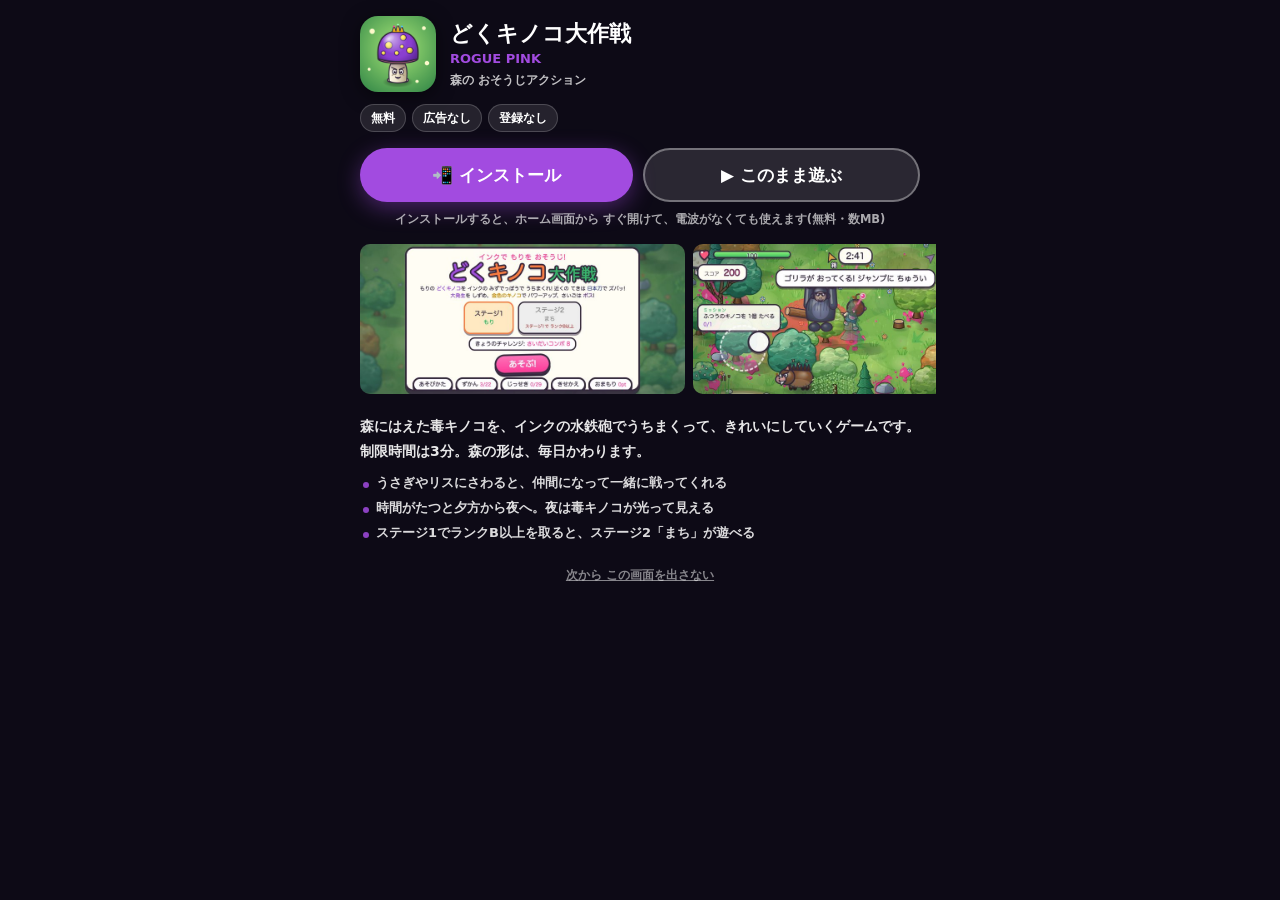
<file: index.html>
<!doctype html>
<!-- このファイルは scripts/build.js が src/ から作ります。直接は編集しないでください。 -->
<html lang="ja">
<head>
<meta charset="utf-8">
<meta name="viewport" content="width=device-width, initial-scale=1, maximum-scale=1, user-scalable=no, viewport-fit=cover">
<meta name="theme-color" content="#86d257">
<link rel="manifest" href="manifest.webmanifest">
<link rel="apple-touch-icon" href="apple-touch-icon.png">
<meta name="mobile-web-app-capable" content="yes">
<meta name="apple-mobile-web-app-capable" content="yes">
<meta name="apple-mobile-web-app-title" content="どくキノコ">
<title>どくキノコ大作戦</title>
<link rel="icon" href="data:image/svg+xml,%3Csvg xmlns='http://www.w3.org/2000/svg' viewBox='0 0 32 32'%3E%3Cpath d='M3 18C3 9 9 4 16 4s13 5 13 14z' fill='%23a24be0' stroke='%2335283f' stroke-width='2' stroke-linejoin='round'/%3E%3Crect x='11' y='18' width='10' height='10' rx='3' fill='%23efe3f7' stroke='%2335283f' stroke-width='2'/%3E%3Ccircle cx='11' cy='12' r='2.4' fill='%23ffe94d'/%3E%3Ccircle cx='20' cy='10' r='2' fill='%23ffe94d'/%3E%3C/svg%3E">
<style>
:root {
  --ink: #35283f;
  --pink: #ff3d9a;
  --purple: #a24be0;
  --orange: #ff7a3d;
  --green: #35b86a;
  --cream: #fffdf4;
  --font: "Hiragino Maru Gothic ProN", "Hiragino Kaku Gothic ProN", "Yu Gothic UI", "Yu Gothic", "Meiryo", "Noto Sans JP", "Noto Sans CJK JP", "WenQuanYi Zen Hei", system-ui, sans-serif;
  --safe-t: env(safe-area-inset-top, 0px);
  --safe-r: env(safe-area-inset-right, 0px);
  --safe-b: env(safe-area-inset-bottom, 0px);
  --safe-l: env(safe-area-inset-left, 0px);
}

* { box-sizing: border-box; }
html, body {
  margin: 0; height: 100%; overflow: hidden; background: #86d257; color: var(--ink);
  font-family: var(--font); font-weight: 800;
  touch-action: none; user-select: none; -webkit-user-select: none; -webkit-touch-callout: none;
  -webkit-tap-highlight-color: transparent; overscroll-behavior: none;
}
canvas#game { position: fixed; top: 0; left: 0; display: block; touch-action: none; cursor: crosshair; }
.hidden { display: none !important; }
.touch-only { display: none; }
body.touch .touch-only { display: inline; }
body.touch .pc-only { display: none; }
body.touch canvas#game { cursor: default; }

/* ---------- 画面効果(周辺減光・被ダメージ・どく) ---------- */
#fx, #fx div { position: fixed; top: 0; left: 0; right: 0; bottom: 0; pointer-events: none; }
#fxVig { background: radial-gradient(ellipse at center, rgba(255, 230, 160, 0.06) 0%, rgba(15, 60, 50, 0) 45%, rgba(10, 45, 40, 0.45) 100%); }
#fxRed { opacity: 0; background: radial-gradient(ellipse at center, rgba(255, 30, 60, 0) 30%, rgba(255, 30, 60, 0.85) 100%); }
#fxMist { opacity: 0; background: radial-gradient(ellipse at 50% 60%, rgba(235, 245, 255, 0.25) 0%, rgba(235, 245, 255, 0.55) 70%, rgba(235, 245, 255, 0.7) 100%); transition: opacity 0.6s; }
#fxEve { opacity: 0; background: linear-gradient(rgba(255, 150, 60, 0.18), rgba(255, 110, 90, 0.26)); mix-blend-mode: multiply; }
#fxNight { opacity: 0; background: radial-gradient(ellipse 34% 40% at 50% 52%, rgba(10, 20, 60, 0.12) 0%, rgba(8, 15, 50, 0.5) 60%, rgba(5, 10, 40, 0.72) 100%); }
#fxPurple { opacity: 0; background: radial-gradient(ellipse at center, rgba(170, 60, 255, 0) 30%, rgba(170, 60, 255, 0.8) 100%); }
#fxWhite { opacity: 0; background: #fff; }

/* ---------- ゲーム中のHUD ---------- */
#hud { position: fixed; top: 0; left: 0; right: 0; bottom: 0; pointer-events: none; padding: calc(8px + var(--safe-t)) calc(10px + var(--safe-r)) 0 calc(10px + var(--safe-l)); }
.hud-left { position: absolute; top: calc(8px + var(--safe-t)); left: calc(10px + var(--safe-l)); display: flex; flex-direction: column; gap: 6px; align-items: flex-start; }
.hud-center { position: absolute; top: calc(8px + var(--safe-t)); left: 50%; transform: translateX(-50%); }
.hud-right { position: absolute; top: calc(8px + var(--safe-t)); right: calc(10px + var(--safe-r)); display: flex; flex-direction: column; align-items: flex-end; gap: 6px; }

.hp { display: flex; align-items: center; gap: 4px; }
.heart { width: 34px; height: 34px; flex: none; filter: drop-shadow(0 2px 0 rgba(53, 40, 63, 0.5)); }
.hp-bar { position: relative; width: clamp(110px, 24vw, 210px); height: 22px; border: 3px solid var(--ink); border-radius: 14px; background: rgba(255, 255, 255, 0.85); overflow: hidden; box-shadow: 0 3px 0 rgba(53, 40, 63, 0.45); }
.hp-fill { position: absolute; top: 0; bottom: 0; left: 0; width: 100%; background: linear-gradient(#8bef7a, #3fc460); transition: width 0.15s; }
.hp-fill.mid { background: linear-gradient(#ffe36a, #ffb52e); }
.hp-fill.low { background: linear-gradient(#ff8a8a, #ff4d5e); animation: pulse 0.5s infinite alternate; }
.hp-text { position: absolute; top: 0; left: 0; right: 0; bottom: 0; display: grid; place-items: center; font-size: 13px; color: var(--ink); text-shadow: 0 0 3px #fff, 0 0 3px #fff; }

.score-box { display: flex; align-items: baseline; gap: 8px; padding: 2px 14px 3px; background: var(--cream); border: 3px solid var(--ink); border-radius: 16px; box-shadow: 0 3px 0 rgba(53, 40, 63, 0.45); }
.score-box .label { font-size: 12px; opacity: 0.75; }
.score { font-size: clamp(22px, 4.6vw, 32px); color: var(--pink); -webkit-text-stroke: 0.5px var(--ink); font-variant-numeric: tabular-nums; min-width: 3.2ch; text-align: right; }
.score.bump { animation: bump 0.2s; }

.combo { position: relative; padding: 3px 12px 7px; background: linear-gradient(#ffd24d, #ff9d2e); border: 3px solid var(--ink); border-radius: 14px; box-shadow: 0 3px 0 rgba(53, 40, 63, 0.45); color: #fff; text-shadow: 0 2px 0 var(--ink), 1px 0 0 var(--ink), -1px 0 0 var(--ink); animation: bump 0.25s; }
.combo-n { font-size: 20px; }
.combo-m { font-size: 14px; margin-left: 6px; }
.combo-bar { position: absolute; left: 8px; right: 8px; bottom: 2px; height: 4px; border-radius: 3px; background: rgba(53, 40, 63, 0.35); overflow: hidden; }
.combo-bar div { height: 100%; background: #fff; width: 100%; }

.chips { display: flex; flex-direction: column; gap: 4px; align-items: flex-start; }
.chip { display: flex; align-items: center; gap: 6px; padding: 2px 10px; font-size: 13px; color: #fff; border: 3px solid var(--ink); border-radius: 14px; box-shadow: 0 3px 0 rgba(53, 40, 63, 0.45); text-shadow: 0 1px 0 var(--ink); }
.chip.poison { background: linear-gradient(#c97cff, #8a3fd0); }
.chip.boost { background: linear-gradient(#ffd24d, #ff9d2e); }
.chip.power { position: relative; padding: 3px 12px 8px; font-size: 15px; background: linear-gradient(#fff3a0, #ffb300); color: #5a3a00; text-shadow: none; border-color: #7a4a00; box-shadow: 0 3px 0 rgba(90, 60, 0, 0.5), 0 0 14px rgba(255, 220, 80, 0.9); animation: powerGlow 0.5s infinite alternate; }
.chip.power i { color: #5a3a00; }
.chip-bar { position: absolute; left: 8px; right: 8px; bottom: 3px; height: 4px; border-radius: 3px; background: rgba(90, 60, 0, 0.3); overflow: hidden; }
.chip-bar div { height: 100%; background: #fff; width: 100%; }
@keyframes powerGlow { from { box-shadow: 0 3px 0 rgba(90, 60, 0, 0.5), 0 0 8px rgba(255, 220, 80, 0.6); } to { box-shadow: 0 3px 0 rgba(90, 60, 0, 0.5), 0 0 22px rgba(255, 220, 80, 1); } }
.chip i { font-style: normal; font-size: 12px; opacity: 0.95; min-width: 3ch; text-align: right; font-variant-numeric: tabular-nums; }

.timer { min-width: 5.2ch; text-align: center; padding: 2px 16px 3px; font-size: clamp(22px, 5vw, 32px); font-variant-numeric: tabular-nums; background: var(--cream); border: 3px solid var(--ink); border-radius: 18px; box-shadow: 0 3px 0 rgba(53, 40, 63, 0.45); }
.timer.warn { color: #fff; background: #ff5a5e; animation: pulse 0.5s infinite alternate; }

#minimap { width: clamp(96px, 20vw, 150px); height: clamp(96px, 20vw, 150px); border: 3px solid var(--ink); border-radius: 16px; background: #7fcf5a; box-shadow: 0 3px 0 rgba(53, 40, 63, 0.45); }
.btns { display: flex; gap: 6px; }
.icon-btn { pointer-events: auto; width: 38px; height: 38px; padding: 5px; border-radius: 50%; border: 3px solid var(--ink); background: #ffd24d; box-shadow: 0 3px 0 rgba(53, 40, 63, 0.55); cursor: pointer; }
.icon-btn:active { transform: translateY(2px); box-shadow: 0 1px 0 rgba(53, 40, 63, 0.55); }
.icon-btn svg { width: 100%; height: 100%; display: block; }
.icon-btn.muted #iconWaves { display: none; }

/* イベント・ボス・ミッション */
.hud-center { display: flex; flex-direction: column; align-items: center; gap: 6px; }
.event { min-width: 220px; padding: 3px 14px 8px; text-align: center; font-size: 15px; color: #fff; background: linear-gradient(#c56bff, #7a2fc0); border: 3px solid var(--ink); border-radius: 16px; box-shadow: 0 3px 0 rgba(53, 40, 63, 0.45); text-shadow: 0 1px 0 var(--ink); position: relative; animation: bump 0.3s; }
.event-bar { position: absolute; left: 8px; right: 8px; bottom: 3px; height: 4px; border-radius: 3px; background: rgba(53, 40, 63, 0.4); overflow: hidden; }
.event-bar div { height: 100%; width: 100%; background: #fff; }
.boss { width: min(44vw, 420px); padding: 2px 12px 8px; text-align: center; font-size: 14px; color: #fff; background: rgba(53, 40, 63, 0.85); border: 3px solid var(--ink); border-radius: 14px; position: relative; text-shadow: 0 1px 0 #000; }
.boss-bar { margin-top: 2px; height: 10px; border-radius: 6px; background: rgba(0, 0, 0, 0.5); overflow: hidden; border: 1.5px solid #000; }
.boss-bar div { height: 100%; width: 100%; background: linear-gradient(#c56bff, #7a2fc0); transition: width 0.15s; }
.mission { position: absolute; left: calc(10px + var(--safe-l)); bottom: calc(14px + var(--safe-b)); max-width: 46vw; padding: 4px 12px 6px; background: rgba(255, 253, 244, 0.92); border: 3px solid var(--ink); border-radius: 14px; box-shadow: 0 3px 0 rgba(53, 40, 63, 0.45); font-size: 13px; }
.mission.done { animation: bump 0.4s; background: #d8ffd8; }
.m-label { font-size: 10px; color: var(--green); letter-spacing: 0.1em; }
.m-text { font-size: 13px; line-height: 1.3; }
.m-prog { font-size: 12px; color: var(--purple); font-variant-numeric: tabular-nums; }
body.touch .mission { bottom: calc(150px + var(--safe-b)); max-width: 40vw; font-size: 12px; }
.chip.weapon { background: linear-gradient(#8fd8ff, #2f9ad8); }
.chip.sword { background: linear-gradient(#ffffff, #c9d2e4); color: var(--ink); text-shadow: none; border-color: var(--ink); box-shadow: 0 3px 0 rgba(53, 40, 63, 0.45), 0 0 12px rgba(255, 255, 255, 0.9); animation: bump 0.25s; }
.lead .sword-t { color: #3b4a8a; }
.legend li.sword-l { background: linear-gradient(#f4f6ff, #e2e8f8); border-color: #3b4a8a; }
.chip.weapon.boomerang { background: linear-gradient(#ffc36a, #e07a1a); }
.chip.weapon.missile { background: linear-gradient(#ff9a7a, #d9452a); }
.chip.weapon.omni { background: linear-gradient(#c8f0ff, #5bb8e8); color: var(--ink); text-shadow: none; }
.chip.weapon.omni i { color: var(--ink); }
.chip.weapon.rainbow { background: linear-gradient(90deg, #ff8ad0, #ffe14d, #9dffb0, #9be0ff, #d49bff); color: var(--ink); text-shadow: none; }
.chip.weapon.rainbow i { color: var(--ink); }
.lead .ev-t { color: #8a3fd0; }
.lead .boss-t { color: #5a2d80; }
.legend li.boss-l { background: linear-gradient(#f3e6ff, #e2ccff); border-color: #5a2d80; }
.today { display: block; font-size: 12px; opacity: 0.75; }
.hiscores { margin: 6px auto 0; padding: 0 0 0 1.6em; max-width: 300px; text-align: left; font-size: 12.5px; line-height: 1.5; }
.hiscores li span { float: right; color: var(--pink); font-variant-numeric: tabular-nums; }
.hiscores:empty { display: none; }

/* ---------- 仮想スティック ---------- */
.stick { position: fixed; width: 0; height: 0; pointer-events: none; z-index: 5; }
.stick .ring { position: absolute; left: -56px; top: -56px; width: 112px; height: 112px; border-radius: 50%; border: 4px dashed rgba(255, 255, 255, 0.75); background: rgba(255, 255, 255, 0.18); }
.stick .knob { position: absolute; left: -27px; top: -27px; width: 54px; height: 54px; border-radius: 50%; background: rgba(255, 255, 255, 0.92); border: 4px solid var(--ink); box-shadow: 0 3px 0 rgba(53, 40, 63, 0.5); }
.stick.right .knob { background: rgba(255, 150, 205, 0.95); }

/* ---------- ふきだし ---------- */
#toast { position: fixed; top: calc(132px + var(--safe-t)); left: 50%; transform: translateX(-50%); max-width: 90vw; padding: 6px 18px; font-size: clamp(14px, 3.6vw, 18px); background: #fff; border: 3px solid var(--ink); border-radius: 18px; box-shadow: 0 4px 0 rgba(53, 40, 63, 0.5); pointer-events: none; z-index: 8; animation: toast-in 0.25s; text-align: center; }
#banner { position: fixed; left: 0; right: 0; top: 34%; text-align: center; pointer-events: none; z-index: 8; font-size: clamp(44px, 12vw, 96px); color: #fff; -webkit-text-stroke: 8px var(--ink); paint-order: stroke fill; text-shadow: 0 8px 0 rgba(53, 40, 63, 0.45); animation: banner 1.4s ease-out forwards; }
#hint { position: fixed; bottom: calc(18px + var(--safe-b)); left: 50%; transform: translateX(-50%); max-width: 94vw; padding: 6px 16px; font-size: clamp(12px, 3.2vw, 16px); background: rgba(255, 255, 255, 0.92); border: 3px solid var(--ink); border-radius: 18px; pointer-events: none; z-index: 8; text-align: center; animation: toast-in 0.3s; }

/* ---------- 画面のうえに重ねるカード ---------- */
.overlay { position: fixed; top: 0; left: 0; right: 0; bottom: 0; z-index: 20; display: flex; align-items: center; justify-content: center; padding: 10px; background: rgba(35, 70, 55, 0.38); backdrop-filter: blur(2px); -webkit-backdrop-filter: blur(2px); overflow: auto; touch-action: auto; }
.card { background: var(--cream); border: 4px solid var(--ink); border-radius: 26px; box-shadow: 0 9px 0 rgba(53, 40, 63, 0.85); padding: 16px 22px 18px; max-width: min(94vw, 680px); max-height: 96vh; overflow: auto; text-align: center; animation: pop 0.35s cubic-bezier(0.3, 1.5, 0.5, 1); }
.card h2 { margin: 0 0 6px; font-size: clamp(26px, 6vw, 40px); }
.card.small { min-width: min(80vw, 320px); }
.pause-msg { margin: 0 0 4px; font-size: 14px; line-height: 1.5; }

.logo-small { font-size: clamp(12px, 3vw, 16px); color: var(--pink); letter-spacing: 0.08em; }
.logo h1 { margin: 0 0 4px; font-size: clamp(40px, 9.5vw, 72px); line-height: 1.05; letter-spacing: 0.02em; -webkit-text-stroke: 9px var(--ink); paint-order: stroke fill; text-shadow: 0 6px 0 rgba(53, 40, 63, 0.35); }
.logo .l1 { color: var(--purple); }
.logo .l2 { color: var(--orange); }
.logo .l3 { color: var(--green); font-size: 0.78em; margin-left: 0.1em; }
.lead { margin: 4px 0 10px; font-size: clamp(13px, 3.2vw, 16px); line-height: 1.6; }
.title-art { display: block; width: min(100%, 360px); height: auto; margin: -6px auto -4px; }
@media (max-height: 640px) { .title-art { display: none; } }
.lead .poison { color: var(--purple); }
.lead .gold-t { color: #c98a00; }
.legend li.gold { background: linear-gradient(#fff9dc, #ffeea8); border-color: #a86a00; }

.legend { list-style: none; display: grid; grid-template-columns: 1fr 1fr; gap: 8px; margin: 0 0 10px; padding: 0; text-align: left; }
.legend li { display: grid; grid-template-columns: 56px 1fr; grid-template-rows: auto auto; column-gap: 8px; align-items: center; text-align: left; padding: 6px 8px; background: #fff; border: 3px solid var(--ink); border-radius: 16px; font-size: 13px; }
.legend canvas { grid-row: 1 / 3; width: 56px; height: 56px; }
.legend b { font-size: 14px; align-self: end; overflow-wrap: anywhere; }
.legend span { font-size: 11.5px; line-height: 1.35; opacity: 0.85; align-self: start; overflow-wrap: anywhere; }
.legend li.enemy { grid-column: 1 / 3; grid-template-columns: repeat(3, 44px) 1fr; grid-template-rows: auto auto; }
.legend li.enemy canvas { grid-row: 1 / 3; width: 44px; height: 44px; }
.legend li.enemy b { grid-column: 4; }
.legend li.enemy span { grid-column: 4; }
.controls { margin: 0 0 4px; text-align: left; font-size: clamp(11px, 2.8vw, 13px); line-height: 1.6; padding: 4px 8px; background: #eaf8d8; border-radius: 12px; }
.controls b { color: var(--pink); margin-right: 4px; }
body.touch .controls .touch-only { display: block; }
.best { margin-top: 8px; font-size: 14px; }
.best b { color: var(--pink); font-size: 18px; }

.big-btn, .sub-btn { display: block; margin: 8px auto 0; cursor: pointer; font-family: inherit; font-weight: 800; color: #fff; border: 4px solid var(--ink); border-radius: 999px; }
.big-btn { padding: 8px 40px 10px; font-size: clamp(22px, 5vw, 30px); background: linear-gradient(#ff72b8, var(--pink)); box-shadow: 0 6px 0 var(--ink); animation: wiggle 1.6s infinite; }
.big-btn:hover { filter: brightness(1.06); }
.big-btn:active { transform: translateY(4px); box-shadow: 0 2px 0 var(--ink); animation: none; }
.sub-btn { padding: 4px 22px 5px; font-size: 15px; color: var(--ink); background: #fff; box-shadow: 0 4px 0 var(--ink); }
.sub-btn:active { transform: translateY(3px); box-shadow: 0 1px 0 var(--ink); }

/* ---------- ステージ選択 ---------- */
.stages { display: flex; justify-content: center; gap: 10px; margin: 2px 0 6px; }
.stage-btn { position: relative; min-width: 120px; padding: 6px 14px 8px; font-family: inherit; font-weight: 800; color: var(--ink); background: #fff; border: 3px solid var(--ink); border-radius: 16px; box-shadow: 0 4px 0 rgba(53, 40, 63, 0.5); cursor: pointer; text-align: center; }
.stage-btn b { display: block; font-size: 15px; }
.stage-btn span { display: block; font-size: 13px; color: var(--green); }
.stage-btn i { display: none; font-style: normal; font-size: 10px; color: #a33; }
.stage-btn.on { background: #ffe9c2; border-color: var(--orange); }
.stage-btn.lock { background: #eee; color: #888; }
.stage-btn.lock span { color: #999; }
.stage-btn.lock i { display: block; }
.stage-btn:active { transform: translateY(3px); box-shadow: 0 1px 0 rgba(53, 40, 63, 0.5); }

/* ---------- タイトルのやりこみ ---------- */
.daily { margin: 2px 0 4px; padding: 3px 12px; font-size: 13px; background: #fff; border: 3px solid var(--ink); border-radius: 14px; display: inline-block; }
.daily b { color: var(--pink); }
.daily .star { color: #e0a800; }
.loop { display: block; margin: 6px auto 0; font-size: 12px; max-width: 420px; padding: 4px 10px; background: #f3e6ff; border: 3px solid #5a2d80; border-radius: 12px; cursor: pointer; text-align: left; line-height: 1.4; }
.loop input { transform: scale(1.3); margin-right: 6px; }
.meta-btns { display: flex; flex-wrap: wrap; justify-content: center; gap: 6px; margin-top: 8px; }
.meta-btns .sub-btn { margin: 0; font-size: 13px; padding: 3px 12px 4px; }
.meta-btns i { font-style: normal; color: var(--pink); font-size: 11px; }
.meta-card { width: min(94vw, 640px); max-height: 92vh; display: flex; flex-direction: column; padding: 12px 14px 14px; }
.tabs { display: flex; gap: 4px; justify-content: center; flex-wrap: wrap; margin-bottom: 8px; }
.tab { font-family: inherit; font-weight: 800; font-size: 14px; padding: 4px 12px; border: 3px solid var(--ink); border-radius: 999px; background: #fff; color: var(--ink); cursor: pointer; }
.tab.on { background: var(--pink); color: #fff; }
.meta-body { overflow: auto; flex: 1; text-align: left; min-height: 120px; }
.meta-sub { margin: 0 0 6px; font-size: 13px; text-align: center; }
.meta-sub b { color: var(--pink); }
.codex { list-style: none; margin: 0; padding: 0; display: grid; grid-template-columns: repeat(auto-fill, minmax(180px, 1fr)); gap: 6px; }
.codex li { display: grid; grid-template-columns: 48px 1fr; grid-template-rows: auto auto auto; column-gap: 8px; align-items: center; padding: 5px 8px; background: #fff; border: 2px solid var(--ink); border-radius: 12px; font-size: 12px; min-width: 0; }
.codex li.locked { background: #eee; color: #777; }
.codex .cx-ic { grid-row: 1 / 4; width: 48px; height: 48px; display: grid; place-items: center; font-size: 26px; }
.codex b { font-size: 13px; overflow-wrap: anywhere; }
.codex span { font-size: 11px; line-height: 1.3; overflow-wrap: anywhere; }
.codex i { font-style: normal; font-size: 10.5px; color: var(--purple); }
.achs { list-style: none; margin: 0; padding: 0; display: grid; grid-template-columns: repeat(auto-fill, minmax(200px, 1fr)); gap: 5px; }
.achs li { padding: 4px 10px; background: #f4f4f4; border: 2px solid #bbb; border-radius: 10px; font-size: 12px; color: #777; min-width: 0; }
.achs li.done { background: #fff8d6; border-color: #e0a800; color: var(--ink); }
.achs b { display: block; font-size: 13px; overflow-wrap: anywhere; }
.achs span { font-size: 11px; overflow-wrap: anywhere; }
.outfit-row { display: flex; gap: 14px; align-items: flex-start; flex-wrap: wrap; justify-content: center; }
.outfit-row canvas { width: 140px; height: 140px; background: #d9f0c0; border: 3px solid var(--ink); border-radius: 16px; flex: none; }
.opt-label { font-size: 12px; margin: 4px 0 2px; }
.opts { display: flex; flex-wrap: wrap; gap: 6px; max-width: 360px; }
.opt { width: 34px; height: 34px; border-radius: 50%; border: 3px solid var(--ink); cursor: pointer; font-size: 14px; display: grid; place-items: center; }
.opt.on { outline: 4px solid var(--pink); }
.opt.lock { opacity: 0.55; cursor: default; }
.opt.txt { width: auto; border-radius: 999px; padding: 0 10px; font-family: inherit; font-weight: 800; font-size: 12px; background: #fff; color: var(--ink); }
.charms { list-style: none; margin: 0; padding: 0; display: grid; gap: 6px; }
.charms li { display: grid; grid-template-columns: 1fr auto; column-gap: 10px; align-items: center; padding: 5px 10px; background: #fff; border: 2px solid var(--ink); border-radius: 12px; font-size: 12px; min-width: 0; }
.charms li.eq { background: #fff8d6; border-color: #e0a800; }
.charms b { font-size: 13px; }
.charms span { grid-column: 1; font-size: 11px; }
.charms .sub-btn { grid-column: 2; grid-row: 1 / 3; margin: 0; font-size: 12px; padding: 3px 10px; white-space: nowrap; }
.charms .sub-btn.lock { opacity: 0.5; }
.res-meta { font-size: 12.5px; margin: 2px 0 4px; line-height: 1.5; }
.res-meta b { color: var(--purple); }
.res-meta .new { color: #e0a800; }

/* ---------- けっか ---------- */
.rank { display: inline-grid; place-items: center; width: 92px; height: 92px; margin: 2px 0; border-radius: 50%; font-size: 60px; color: #fff; background: radial-gradient(circle at 35% 30%, #ffe98a, #ff9d2e); border: 5px solid var(--ink); -webkit-text-stroke: 5px var(--ink); paint-order: stroke fill; box-shadow: 0 5px 0 rgba(53, 40, 63, 0.7); animation: stamp 0.5s 0.2s cubic-bezier(0.3, 1.8, 0.5, 1) both; }
.rank-msg { font-size: 16px; margin-bottom: 4px; }
.res-score { display: flex; justify-content: center; align-items: baseline; gap: 10px; }
.res-score span { font-size: 15px; }
.res-score b { font-size: clamp(38px, 9vw, 56px); color: var(--pink); -webkit-text-stroke: 1px var(--ink); font-variant-numeric: tabular-nums; }
.newbest { display: inline-block; margin: 2px 0 4px; padding: 2px 14px; color: #fff; font-size: 15px; background: var(--orange); border: 3px solid var(--ink); border-radius: 14px; animation: wiggle 0.8s infinite; }
.res-stats { list-style: none; padding: 0; margin: 6px 0 4px; display: grid; grid-template-columns: 1fr 1fr; gap: 4px 12px; text-align: left; font-size: 14px; }
.res-stats li { display: flex; justify-content: space-between; gap: 8px; padding: 2px 10px; background: #fff; border: 2px solid var(--ink); border-radius: 10px; }
.res-stats b { color: var(--purple); }

@keyframes pop { from { transform: scale(0.7); opacity: 0; } to { transform: none; opacity: 1; } }
@keyframes pulse { from { filter: brightness(1); } to { filter: brightness(1.25); } }
@keyframes bump { 0% { transform: scale(1); } 50% { transform: scale(1.18); } 100% { transform: scale(1); } }
@keyframes wiggle { 0%, 100% { transform: rotate(-1.5deg) scale(1); } 50% { transform: rotate(1.5deg) scale(1.05); } }
@keyframes toast-in { from { transform: translate(-50%, -10px); opacity: 0; } to { transform: translate(-50%, 0); opacity: 1; } }
@keyframes banner { 0% { transform: scale(0.3); opacity: 0; } 18% { transform: scale(1.15); opacity: 1; } 30% { transform: scale(1); } 80% { opacity: 1; } 100% { transform: scale(1.1); opacity: 0; } }
@keyframes stamp { from { transform: scale(2.4) rotate(-14deg); opacity: 0; } to { transform: scale(1) rotate(-6deg); opacity: 1; } }

/* 横向きのスマホなど、高さがせまい画面 */
@media (max-height: 560px) {
  .card { padding: 8px 14px 10px; border-radius: 20px; }
  .logo h1 { font-size: clamp(30px, 7vw, 48px); -webkit-text-stroke-width: 7px; }
  .lead { margin: 2px 0 6px; font-size: 12px; line-height: 1.45; }
  .legend { grid-template-columns: repeat(3, 1fr); gap: 5px; margin-bottom: 6px; }
  .hiscores { display: none; }
  .legend li { grid-template-columns: 40px 1fr; padding: 3px 6px; }
  .legend canvas { width: 40px; height: 40px; }
  .legend li.enemy { grid-column: 1 / 4; grid-template-columns: repeat(3, 34px) 1fr; }
  .legend li.enemy canvas { width: 34px; height: 34px; }
  .legend b { font-size: 12px; }
  .legend span { font-size: 10.5px; }
  .controls { margin-bottom: 4px; padding: 2px 6px; }
  .big-btn { padding: 4px 30px 6px; font-size: 20px; margin-top: 4px; }
  .best { margin-top: 4px; font-size: 12px; }
  .rank { width: 64px; height: 64px; font-size: 42px; }
  .res-stats { font-size: 12px; }
}
.howto-controls { margin-top: 6px; }
@media (max-width: 420px) {
  .legend { grid-template-columns: 1fr; }
  .legend li.enemy { grid-column: auto; }
  .res-stats { grid-template-columns: 1fr 1fr; gap: 3px 6px; font-size: 11.5px; }
  .res-stats li { padding: 1px 6px; gap: 4px; }
}

/* ---------- スマホ向け ---------- */
body.touch .icon-btn { width: 46px; height: 46px; }
body.touch .btns { gap: 8px; }

/* 操作ガイド(はじめの数秒だけ出す。さわると消える) */
#touchHints { display: none; position: fixed; left: 0; right: 0; bottom: calc(34px + var(--safe-b)); height: 112px; pointer-events: none; z-index: 4; }
body.touch #touchHints.show { display: block; }
.th { position: absolute; bottom: 0; width: 112px; height: 112px; border-radius: 50%; border: 4px dashed rgba(255, 255, 255, 0.85); background: rgba(255, 255, 255, 0.2); display: flex; align-items: center; justify-content: center; text-align: center; font-size: 15px; line-height: 1.3; color: #fff; text-shadow: 0 2px 0 var(--ink), 2px 0 0 var(--ink), -2px 0 0 var(--ink), 0 -2px 0 var(--ink); animation: hintPulse 1.4s ease-in-out infinite alternate; }
.th.l { left: max(8%, calc(14px + var(--safe-l))); }
.th.r { right: max(8%, calc(14px + var(--safe-r))); border-color: rgba(255, 170, 215, 0.95); }
.th.gone { display: none; }
@keyframes hintPulse { from { transform: scale(0.94); opacity: 0.7; } to { transform: scale(1.04); opacity: 1; } }

/* 幅のせまい画面(縦持ちのスマホ): HUD がかさならないように小さくする */
@media (max-width: 420px) {
  .hud-left { gap: 4px; }
  .heart { width: 28px; height: 28px; }
  .hp-bar { width: 84px; height: 20px; }
  .hp-text { font-size: 12px; }
  .score-box { padding: 1px 10px 2px; }
  .score-box .label { font-size: 11px; }
  .score { font-size: 22px; }
  .timer { min-width: 4.6ch; padding: 1px 10px 2px; font-size: 20px; }
  #minimap { width: 88px; height: 88px; border-radius: 12px; }
  .chip { font-size: 12px; padding: 1px 8px; }
  .combo { padding: 2px 9px 7px; }
  .combo-n { font-size: 16px; }
  .combo-m { font-size: 12px; }
  #toast { top: calc(150px + var(--safe-t)); }
  .boss { width: 150px; font-size: 11px; padding: 1px 8px 6px; }
  .event { min-width: 0; font-size: 12px; padding: 2px 10px 7px; }
}
@media (max-width: 340px) {
  .hp-bar { width: 66px; }
  .timer { font-size: 18px; padding: 1px 8px 2px; }
  #minimap { width: 76px; height: 76px; }
}
/* 横向きのスマホ(高さがせまい): HUD を小さめに */
@media (max-height: 450px) {
  .hp-bar { height: 18px; }
  .score { font-size: 20px; }
  .timer { font-size: 20px; }
  #minimap { width: 84px; height: 84px; }
  #toast { top: calc(60px + var(--safe-t)); }
  #hint { bottom: calc(8px + var(--safe-b)); }
  .th { width: 96px; height: 96px; }
  #touchHints { height: 96px; bottom: calc(14px + var(--safe-b)); }
}

/* はじめの画面の「ホーム画面に入れる方法」の案内は 暗い色の上に出るので、字を白に */
#igHelp { color: #fff; }
</style>
</head>
<body>
<canvas id="game"></canvas>
<div id="fx"><div id="fxMist"></div><div id="fxEve"></div><div id="fxNight"></div><div id="fxVig"></div><div id="fxRed"></div><div id="fxPurple"></div><div id="fxWhite"></div></div>

<!-- ゲーム中の表示 -->
<div id="hud" class="hidden">
  <div class="hud-left">
    <div class="hp">
      <svg class="heart" viewBox="0 0 24 24" aria-hidden="true"><path d="M12 21s-8-5.2-8-11a4.6 4.6 0 0 1 8-3 4.6 4.6 0 0 1 8 3c0 5.8-8 11-8 11z" fill="#ff5a7e" stroke="#35283f" stroke-width="2.2" stroke-linejoin="round"/><circle cx="8.2" cy="8.6" r="1.6" fill="#fff"/></svg>
      <div class="hp-bar"><div class="hp-fill" id="hpFill"></div><span class="hp-text" id="hpText">100</span></div>
    </div>
    <div class="score-box"><span class="label">スコア</span><span class="score" id="score">0</span></div>
    <div class="combo hidden" id="combo"><span class="combo-n" id="comboN"></span><span class="combo-m" id="comboM"></span><div class="combo-bar"><div id="comboFill"></div></div></div>
    <div class="chips" id="chips"></div>
  </div>
  <div class="hud-center">
    <div class="timer" id="timer">3:00</div>
    <div class="event hidden" id="event"><span id="eventText"></span><div class="event-bar"><div id="eventFill"></div></div></div>
    <div class="boss hidden" id="bossBar"><span>キノコおやかた</span><div class="boss-bar"><div id="bossFill"></div></div></div>
  </div>
  <div class="mission hidden" id="mission"><div class="m-label">ミッション</div><div class="m-text" id="missionText"></div><div class="m-prog" id="missionProg"></div></div>
  <div class="hud-right">
    <canvas id="minimap"></canvas>
    <div class="btns">
      <button id="btnSound" class="icon-btn" aria-label="おと"><svg viewBox="0 0 24 24"><path id="iconSound" d="M4 9v6h4l5 4V5L8 9H4z" fill="#fff" stroke="#35283f" stroke-width="2" stroke-linejoin="round"/><g id="iconWaves" fill="none" stroke="#35283f" stroke-width="2.2" stroke-linecap="round"><path d="M16 9.5c1.2 1.5 1.2 3.5 0 5"/><path d="M18.5 7c2.2 3 2.2 7 0 10"/></g></svg></button>
      <button id="btnPause" class="icon-btn" aria-label="ポーズ"><svg viewBox="0 0 24 24"><rect x="6" y="5" width="4" height="14" rx="1.5" fill="#fff" stroke="#35283f" stroke-width="2"/><rect x="14" y="5" width="4" height="14" rx="1.5" fill="#fff" stroke="#35283f" stroke-width="2"/></svg></button>
    </div>
  </div>
</div>

<div id="stickL" class="stick hidden"><div class="ring"></div><div class="knob"></div></div>
<div id="stickR" class="stick right hidden"><div class="ring"></div><div class="knob"></div></div>

<div id="touchHints"><div class="th l" id="thL">左で<br>うごく</div><div class="th r" id="thR">右で ねらって<br>うつ</div></div>

<div id="toast" class="hidden"></div>
<div id="banner" class="hidden"></div>
<div id="hint" class="hidden"><span class="pc-only">WASD / 矢印キーで うごく ・ クリックで うつ ・ E か 右クリックで ダッシュ ・ 近くの てきは 日本刀で 斬る!</span><span class="touch-only">左がわで うごく ・ 右がわで ねらって うつ ・ 左を 2回タップで ダッシュ!</span></div>

<!-- タイトル -->
<div id="title" class="overlay">
  <div class="card title-card">
    <div class="logo">
      <div class="logo-small">インクで もりを おそうじ!</div>
      <h1><span class="l1">どく</span><span class="l2">キノコ</span><span class="l3">大作戦</span></h1>
    </div>
    <canvas id="titleArt" class="title-art" width="360" height="150"></canvas>
    <p class="lead">もりの <b class="poison">どくキノコ</b>を インクの みずでっぽうで うちまくれ! 近くの てきは <b class="sword-t">日本刀</b>で ズバッ!<br><b class="ev-t">大発生</b>を しずめ、<b class="gold-t">金色のキノコ</b>で パワーアップ、さいごは <b class="boss-t">ボス</b>!</p>
    <div class="stages">
      <button class="stage-btn" data-stage="1"><b>ステージ1</b><span>もり</span></button>
      <button class="stage-btn" data-stage="2"><b>ステージ2</b><span>まち</span><i>ステージ1で ランクB以上</i></button>
    </div>
    <div class="daily" id="dailyBox"></div>
    <button id="btnStart" class="big-btn">あそぶ!</button>
    <label class="loop hidden" id="loopBox"><input type="checkbox" id="loopChk"> <b>2周目の森</b> てきが つよい・金色が よく出る・スコア 1.5倍</label>
    <div class="meta-btns">
      <button class="sub-btn" data-meta="howto">あそびかた</button>
      <button class="sub-btn" data-meta="codex">ずかん <i id="cntCodex"></i></button>
      <button class="sub-btn" data-meta="ach">じっせき <i id="cntAch"></i></button>
      <button class="sub-btn" data-meta="outfit">きせかえ</button>
      <button class="sub-btn" data-meta="charm">おまもり <i id="cntPts"></i></button>
    </div>
    <div class="best">ハイスコア <b id="bestTitle">0</b> <span class="today" id="todayForest"></span></div>
    <ol class="hiscores" id="hiscores"></ol>
  </div>
</div>

<!-- ずかん・じっせき・きせかえ・おまもり -->
<div id="metaPanel" class="overlay hidden">
  <div class="card meta-card">
    <div class="tabs">
      <button class="tab" data-tab="howto">あそびかた</button><button class="tab" data-tab="codex">ずかん</button><button class="tab" data-tab="ach">じっせき</button><button class="tab" data-tab="outfit">きせかえ</button><button class="tab" data-tab="charm">おまもり</button>
    </div>
    <div id="metaBody" class="meta-body"></div>
    <div id="howtoBody" class="meta-body hidden">
    <ul class="legend">
      <li><canvas id="ic-poison" width="72" height="72"></canvas><b>どくキノコ</b><span>うって きれいに。<br>さわると のろのろ</span></li>
      <li><canvas id="ic-good" width="72" height="72"></canvas><b>ふつうのキノコ</b><span>たべると HPかいふく</span></li>
      <li><canvas id="ic-rabbit" width="72" height="72"></canvas><b>うさぎ・リス</b><span>さわると スピードアップ。<br>なかまに なる</span></li>
      <li class="gold"><canvas id="ic-gold" width="72" height="72"></canvas><b>金色のキノコ</b><span>にげる! たおすと<br>ゴールドパワー</span></li>
      <li class="boss-l"><canvas id="ic-boss" width="72" height="72"></canvas><b>キノコおやかた</b><span>のこり1ぷんで とうじょう。<br>かさを あげたら ねらえ</span></li>
      <li class="sword-l"><canvas id="ic-katana" width="72" height="72"></canvas><b>日本刀</b><span>てきが 近いと 自動で 刀に。<br>おしっぱなしで 3段コンボ</span></li>
      <li><canvas id="ic-dash" width="72" height="72"></canvas><b>ダッシュ</b><span>E / 右クリック / 左を 2回タップ。<br>その間は 無敵</span></li>
      <li><canvas id="ic-crate" width="72" height="72"></canvas><b>武器の箱</b><span>ひろうと しばらく<br>武器が かわる</span></li>
      <li><canvas id="ic-map" width="72" height="72"></canvas><b>ミニマップ</b><span>むらさき: どくキノコ<br>あか: てき</span></li>
      <li class="enemy"><canvas id="ic-gorilla" width="72" height="72"></canvas><canvas id="ic-bear" width="72" height="72"></canvas><canvas id="ic-boar" width="72" height="72"></canvas><b>ゴリラ・クマ・イノシシ</b><span>こうげきされると ダメージ。<br>インクで おいはらおう</span></li>
    </ul>
    <div class="controls">
      <div class="pc-only"><b>PC</b> WASD/矢印: うごく ・ マウス: ねらう ・ クリック/スペース: うつ(近くの てきは 斬る) ・ E/右クリック: ダッシュ ・ P: ポーズ</div>
      <div class="touch-only"><b>スマホ</b> 左がわ ドラッグ: うごく ・ 右がわ ドラッグ: ねらって うつ(近くの てきは 斬る) ・ 左がわ 2回タップ: ダッシュ</div>
    </div>
    </div>
    <button id="btnMetaClose" class="sub-btn">とじる</button>
  </div>
</div>

<!-- ポーズ -->
<div id="pause" class="overlay hidden">
  <div class="card small">
    <h2>ポーズ</h2>
    <p class="pause-msg">ゲームを とめています。<br>「つづける」で もどれるよ</p>
    <button id="btnResume" class="big-btn">つづける</button>
    <button id="btnQuit" class="sub-btn">タイトルへ</button>
  </div>
</div>

<!-- けっか -->
<div id="result" class="overlay hidden">
  <div class="card result-card">
    <h2 id="resTitle">タイムアップ!</h2>
    <div class="rank" id="resRank">A</div>
    <div class="rank-msg" id="resMsg"></div>
    <div class="res-score"><span>スコア</span><b id="resScore">0</b></div>
    <div class="newbest hidden" id="resNew">ハイスコア こうしん!</div>
    <div class="res-meta" id="resMeta"></div>
    <ul class="res-stats" id="resStats"></ul>
    <button id="btnRetry" class="big-btn">もういちど!</button>
    <button id="btnToTitle" class="sub-btn">タイトルへ</button>
  </div>
</div>

<!-- install-gate: はじめの画面(Google Play 風)。install.js は まとめずに 別ファイルのまま読む(scripts/build.js) -->
<script>
  window.INSTALL_GATE = {
    id: 'kinokogame', name: 'どくキノコ大作戦', icon: 'icon-192.png', color: '#a24be0',
    tagline: '森の おそうじアクション',
    badges: ['無料', '広告なし', '登録なし'],
    shots: ['shots/1.jpg', 'shots/2.jpg', 'shots/3.jpg', 'shots/4.jpg', 'shots/5.jpg'],
    desc: '森にはえた毒キノコを、インクの水鉄砲でうちまくって、きれいにしていくゲームです。制限時間は3分。森の形は、毎日かわります。',
    points: ['うさぎやリスにさわると、仲間になって一緒に戦ってくれる', '時間がたつと夕方から夜へ。夜は毒キノコが光って見える', 'ステージ1でランクB以上を取ると、ステージ2「まち」が遊べる'],
    playLabel: '▶ このまま遊ぶ'
  };
  // ホーム画面に入れたあと、電波がなくても開けるようにする(sw.js)
  if ('serviceWorker' in navigator && /^https?:$/.test(location.protocol)) {
    addEventListener('load', function () { navigator.serviceWorker.register('sw.js').catch(function () {}); });
  }
</script>
<script src="install.js" data-keep="1"></script>
<!-- /install-gate -->
<script>
/* ---- js/util.js ---- */
'use strict';
/* 共通ユーティリティ。DOMに依存しない純粋関数だけを置く(node でテストできるように) */

const TAU = Math.PI * 2;
const clamp = (v, lo, hi) => (v < lo ? lo : v > hi ? hi : v);
const lerp = (a, b, t) => a + (b - a) * t;
const approach = (v, to, step) => (v < to ? Math.min(v + step, to) : Math.max(v - step, to));
const angleDiff = (a, b) => {
  let d = (b - a) % TAU;
  if (d > Math.PI) d -= TAU;
  else if (d < -Math.PI) d += TAU;
  return d;
};

// シード付き乱数。マップ生成を毎回同じにするために使う
function mulberry32(seed) {
  let a = seed >>> 0;
  return function () {
    a = (a + 0x6d2b79f5) >>> 0;
    let t = a;
    t = Math.imul(t ^ (t >>> 15), t | 1);
    t ^= t + Math.imul(t ^ (t >>> 7), t | 61);
    return ((t ^ (t >>> 14)) >>> 0) / 4294967296;
  };
}

// コンボ数(1以上)→スコア倍率。1コンボ増えるごとに +0.25、最大 x3
function comboMultiplier(combo) {
  return Math.min(1 + 0.25 * Math.max(combo - 1, 0), 3);
}

// 制御点を通る滑らかな折れ線(Catmull-Rom)を step 間隔でサンプリングする
function catmullRom(points, step) {
  const out = [];
  const n = points.length;
  for (let i = 0; i < n - 1; i++) {
    const p0 = points[Math.max(i - 1, 0)];
    const p1 = points[i];
    const p2 = points[i + 1];
    const p3 = points[Math.min(i + 2, n - 1)];
    const len = Math.hypot(p2[0] - p1[0], p2[1] - p1[1]);
    const steps = Math.max(2, Math.ceil(len / step));
    for (let s = 0; s < steps; s++) {
      const t = s / steps;
      const t2 = t * t;
      const t3 = t2 * t;
      const f = (a, b, c, d) =>
        0.5 * (2 * b + (-a + c) * t + (2 * a - 5 * b + 4 * c - d) * t2 + (-a + 3 * b - 3 * c + d) * t3);
      out.push({ x: f(p0[0], p1[0], p2[0], p3[0]), y: f(p0[1], p1[1], p2[1], p3[1]) });
    }
  }
  const last = points[n - 1];
  out.push({ x: last[0], y: last[1] });
  return out;
}

function distToSegment(px, py, ax, ay, bx, by) {
  const vx = bx - ax;
  const vy = by - ay;
  const l2 = vx * vx + vy * vy;
  const t = l2 === 0 ? 0 : clamp(((px - ax) * vx + (py - ay) * vy) / l2, 0, 1);
  return Math.hypot(px - (ax + vx * t), py - (ay + vy * t));
}

// 回転した矩形(中心 cx,cy / 角度 ang / 半長 hl / 半幅 hw)に点が入っているか
function pointInRotRect(px, py, cx, cy, ang, hl, hw) {
  const c = Math.cos(ang);
  const s = Math.sin(ang);
  const dx = px - cx;
  const dy = py - cy;
  const lx = dx * c + dy * s;
  const ly = -dx * s + dy * c;
  return Math.abs(lx) <= hl && Math.abs(ly) <= hw;
}

// 4近傍の塗りつぶし。blocked が 1 のセルは通れない。戻り値は到達できたセルが 1 の配列
function floodFill(blocked, w, h, sx, sy) {
  const reach = new Uint8Array(w * h);
  if (sx < 0 || sy < 0 || sx >= w || sy >= h || blocked[sy * w + sx]) return reach;
  const queue = new Int32Array(w * h);
  let head = 0;
  let tail = 0;
  queue[tail++] = sy * w + sx;
  reach[sy * w + sx] = 1;
  while (head < tail) {
    const i = queue[head++];
    const x = i % w;
    const y = (i / w) | 0;
    if (x > 0 && !reach[i - 1] && !blocked[i - 1]) { reach[i - 1] = 1; queue[tail++] = i - 1; }
    if (x < w - 1 && !reach[i + 1] && !blocked[i + 1]) { reach[i + 1] = 1; queue[tail++] = i + 1; }
    if (y > 0 && !reach[i - w] && !blocked[i - w]) { reach[i - w] = 1; queue[tail++] = i - w; }
    if (y < h - 1 && !reach[i + w] && !blocked[i + w]) { reach[i + w] = 1; queue[tail++] = i + w; }
  }
  return reach;
}

// 空間ハッシュ。円(半径 rad)を覆うセルすべてに登録し、矩形で問い合わせる
// 注意: query のコールバック内で同じハッシュに再度 query しないこと(重複排除用スタンプが壊れる)
class SpatialHash {
  constructor(cell) {
    this.cell = cell;
    this.cells = new Map();
    this.stamp = 0;
  }
  _key(cx, cy) {
    return (cx + 200) * 1024 + (cy + 200);
  }
  insert(o, rad) {
    const c = this.cell;
    const x0 = Math.floor((o.x - rad) / c);
    const x1 = Math.floor((o.x + rad) / c);
    const y0 = Math.floor((o.y - rad) / c);
    const y1 = Math.floor((o.y + rad) / c);
    for (let cy = y0; cy <= y1; cy++) {
      for (let cx = x0; cx <= x1; cx++) {
        const k = this._key(cx, cy);
        let a = this.cells.get(k);
        if (!a) { a = []; this.cells.set(k, a); }
        a.push(o);
      }
    }
  }
  query(x0, y0, x1, y1, fn) {
    const c = this.cell;
    const st = ++this.stamp;
    const cx0 = Math.floor(x0 / c);
    const cx1 = Math.floor(x1 / c);
    const cy0 = Math.floor(y0 / c);
    const cy1 = Math.floor(y1 / c);
    for (let cy = cy0; cy <= cy1; cy++) {
      for (let cx = cx0; cx <= cx1; cx++) {
        const a = this.cells.get(this._key(cx, cy));
        if (!a) continue;
        for (let i = 0; i < a.length; i++) {
          const o = a[i];
          if (o._q === st) continue;
          o._q = st;
          fn(o);
        }
      }
    }
  }
}

/* ---- js/config.js ---- */
'use strict';
/* ゲームバランスの調整値はここにまとめる。遊びながら数字をいじって調整できる */

const CONFIG = {
  world: { size: 4000, tile: 20, seed: 7721 },
  // 画面の拡大率: 見える面積が targetArea 付近になるよう調整し、最低でも minW x minH は見えるようにする
  view: { targetArea: 360000, minW: 470, minH: 330, maxDpr: 2, maxPixels: 4.5e6 },
  // キャラクターの表示倍率(当たり判定はそのまま)。絵を大きく見せる
  scale: { player: 1.5, enemy: 1.38, critter: 1.36, mushroom: 1.32 },
  timeLimit: 180, // 秒

  player: {
    r: 15, speed: 222, accel: 2600, decel: 3600, maxHp: 100,
    // ダッシュ: 一瞬だけ速く走る(そのあいだ無敵)。E / 右クリック / 左がわを2回タップ
    dash: { speed: 780, time: 0.17, cd: 0.6, invuln: 0.24 },
    invuln: 0.9,          // 被弾後の無敵時間
    slowMul: 0.5, slowTime: 6,   // 毒キノコを食べたとき
    boostMul: 1.55, boostTime: 7, boostMax: 12, // うさぎ・リス
    heal: 25,             // 普通のキノコ
  },
  gun: { rate: 8, speed: 700, range: 470, spread: 0.06, assist: 0.17, kick: 6 }, // kick: 撃ったときのカメラの反動(px)

  mushroom: {
    poisonTarget: 50,     // 世界にいつも存在する毒キノコの数
    goodTarget: 16,
    hp: 2, bigHp: 6,
    score: 100, bigScore: 300,
    comboWindow: 4.5,     // この秒数以内に次を倒すとコンボ継続
    revealRadius: 175,    // 草むらに隠れた毒キノコが見えるようになる距離
    // 金色の毒キノコ: 走って逃げる。倒すとパワーアップ
    goldHp: 7, goldScore: 500, goldSpeed: 172, goldFlee: 300, goldLife: 26, goldFirst: 20, goldEvery: 34,
    hr: 23, bigHr: 35, goldHr: 25, // 弾の当たる半径(絵を大きくしたぶん広め)
  },
  // 金色キノコを倒したときのパワーアップ
  power: { time: 10, speedMul: 1.6, rate: 15, homing: 9, scoreMul: 2, damage: 2, ramScore: 150 },
  critter: { rabbit: 190, squirrel: 170, fleeRadius: 190, count: 7 },

  enemies: {
    boar:    { name: 'イノシシ', cr: 18, hr: 29, hp: 11, wander: 55, chase: 118, charge: 480, sight: 440, windup: 0.8,  damage: 14, score: 50 },
    bear:    { name: 'クマ',     cr: 25, hr: 40, hp: 24, wander: 46, chase: 98,  sight: 390, windup: 0.6,  damage: 20, reach: 92, score: 80 },
    gorilla: { name: 'ゴリラ',   cr: 23, hr: 36, hp: 17, wander: 52, chase: 112, sight: 450, windup: 0.9,  damage: 16, shock: 112, punch: 12, leap: 0.55, score: 80 },
  },
  director: { start: 3, max: 9, every: 35 }, // 敵の数: 最初 3 匹、35秒ごとに +1、最大 9
  // ステージ2(まち): ステージ1より少しむずかしい
  stage2: { director: { start: 4, max: 11, every: 30 }, hpMul: 1.15, speedMul: 1.08, unlockRank: 'B' },
};

// ゲーム全体の状態を入れる入れ物(main.js で初期化する)
const G = {};

/* ---- js/town.js ---- */
'use strict';
/* ステージ2「まち」: 道路と建物の街。敵は泥棒・ゾンビ・リーゼントのヤンキー、ボスは巨大頭のリーゼント。
   警察官が うさぎ・リス の役(さわると スピードアップ+なかま)。武器はピストルが基本で、箱からライフル・ショットガン・ミサイル・ドローン。
   マップ生成(populate)・絵(draw*)・敵の定義をこのファイルにまとめる */

const Town = (() => {
  const OUT = '#35283f';
  // ---------- 敵の定義(ステージ2) ----------
  const ENEMIES = {
    thief:  { name: 'どろぼう', cr: 15, hr: 26, hp: 9,  wander: 70, chase: 150, charge: 520, sight: 460, windup: 0.55, damage: 10, score: 60, atk: 'charge', steal: 80 },
    zombie: { name: 'ゾンビ',   cr: 18, hr: 32, hp: 26, wander: 30, chase: 72,  sight: 380, windup: 0.7,  damage: 18, reach: 70, score: 70, atk: 'swipe' },
    yankee: { name: 'ヤンキー', cr: 18, hr: 32, hp: 16, wander: 55, chase: 125, charge: 470, sight: 480, windup: 0.75, damage: 15, score: 80, atk: 'charge' },
  };
  const BOSS = { name: 'リーゼント総長', hp: 180, cr: 52, hr: 80 };

  // ---------- マップ ----------
  function populate(W, H) {
    const { rng, R, push, addDecor, addTree, forTiles, S, TS, N, tiles } = H;
    const T_ROAD = 3; const T_WALK = 4;
    W.roads = []; W.buildings = []; W.lots = []; W.parks = [];
    W.start = { x: 2000, y: 2100 };
    W.clear.length = 0; W.clear.push({ x: W.start.x, y: W.start.y, r: 200 });

    // 道路: 格子(少しずらす)。幅 110、歩道 30
    const xs = [300, 1000, 1700, 2400, 3100, 3700];
    const ys = [350, 1050, 1750, 2450, 3150, 3700];
    const RW = 110; const SW = 34;
    const markRoad = (x0, y0, x1, y1) => {
      forTiles(Math.min(x0, x1) - RW / 2 - SW, Math.min(y0, y1) - RW / 2 - SW, Math.max(x0, x1) + RW / 2 + SW, Math.max(y0, y1) + RW / 2 + SW, (tx, ty) => {
        const cx = (tx + 0.5) * TS; const cy = (ty + 0.5) * TS;
        const d = x0 === x1 ? Math.abs(cx - x0) : Math.abs(cy - y0);
        const along = x0 === x1 ? (cy >= Math.min(y0, y1) && cy <= Math.max(y0, y1)) : (cx >= Math.min(x0, x1) && cx <= Math.max(x0, x1));
        if (!along) return;
        const i = ty * N + tx;
        if (d <= RW / 2) tiles[i] = T_ROAD; else if (d <= RW / 2 + SW && tiles[i] !== T_ROAD) tiles[i] = T_WALK;
      });
    };
    for (const x of xs) { W.roads.push({ x0: x, y0: 200, x1: x, y1: S - 200 }); markRoad(x, 200, x, S - 200); }
    for (const y of ys) { W.roads.push({ x0: 200, y0: y, x1: S - 200, y1: y }); markRoad(200, y, S - 200, y); }
    W.tileKind = (x, y) => W.tileAt(x, y);

    // 区画ごとに 建物 or 公園 or 空き地
    const bcol = ['#f3d9b1', '#d9e6f2', '#f6e3e3', '#e3f0d6', '#efe2f5', '#fff1c9', '#dbe9ee'];
    const rcol = ['#c0392b', '#2e86c1', '#7d5a3a', '#4a7a4a', '#8e44ad', '#e67e22', '#5d6d7e'];
    const signs = ['パン', 'カフェ', '本', 'おかし', '花', 'おもちゃ', 'ゲーム', 'くつ', 'やおや', 'ラーメン', 'ピザ', 'ケーキ'];
    let lotIdx = 0;
    const parkLots = new Set([7, 14, 19]);
    for (let yi = 0; yi < ys.length - 1; yi++) {
      for (let xi = 0; xi < xs.length - 1; xi++) {
        const x0 = xs[xi] + RW / 2 + SW; const x1 = xs[xi + 1] - RW / 2 - SW;
        const y0 = ys[yi] + RW / 2 + SW; const y1 = ys[yi + 1] - RW / 2 - SW;
        const idx = lotIdx++;
        const cx = (x0 + x1) / 2; const cy = (y0 + y1) / 2;
        if (Math.hypot(cx - W.start.x, cy - W.start.y) < 420 || parkLots.has(idx)) {
          // 公園: 木・ベンチ・花だん・噴水(かざり)
          W.parks.push({ x0, y0, x1, y1 });
          addDecor('lawn', cx, cy, 0, { rx: (x1 - x0) / 2, ry: (y1 - y0) / 2 });
          for (let i = 0; i < 9; i++) { const tx = R(x0 + 40, x1 - 40); const ty = R(y0 + 40, y1 - 40); if (Math.hypot(tx - W.start.x, ty - W.start.y) < 150) continue; addTree(tx, ty, R(0.8, 1.15), 30, 0, rng() < 0.3 ? 'pine' : 'tree'); }
          for (let i = 0; i < 2; i++) push({ kind: 'bench', x: R(x0 + 60, x1 - 60), y: R(y0 + 60, y1 - 60), r: 10, hgt: 30, hw: 30, s: 1 });
          if (Math.hypot(cx - W.start.x, cy - W.start.y) > 420) push({ kind: 'fountain', x: cx, y: cy, r: 38, hgt: 60, hw: 50, s: 1 });
          else W.clear.push({ x: cx, y: cy, r: 160 });
          for (let i = 0; i < 24; i++) addDecor('flower', R(x0, x1), R(y0, y1), Math.floor(R(0, 5)));
          continue;
        }
        // 建物の列: 区画を横に 2〜3 分割
        const cols = Math.floor(R(2, 4));
        const gap = 30;
        const bw = ((x1 - x0) - gap * (cols - 1)) / cols;
        for (let c = 0; c < cols; c++) {
          const bx0 = x0 + c * (bw + gap); const bx1 = bx0 + bw;
          const rows = (y1 - y0) > 440 ? 2 : 1;
          const bh = ((y1 - y0) - gap * (rows - 1)) / rows;
          for (let r2 = 0; r2 < rows; r2++) {
            const by0 = y0 + r2 * (bh + gap); const by1 = by0 + bh;
            // 建物は区画より少し小さく、前(下)に庭やスペース
            const w = bw * R(0.78, 0.92); const h = Math.min(bh * R(0.55, 0.75), 300);
            const bxc = (bx0 + bx1) / 2; const byc = by0 + h / 2 + 10;
            const floors = Math.floor(R(1, 4));
            const b = { kind: 'building', rect: true, x: bxc, y: byc, hw2: w / 2, hh2: h / 2, r: 0, hgt: h + 60 * floors, hw: w / 2 + 10, floors, col: bcol[Math.floor(R(0, bcol.length))], roof: rcol[Math.floor(R(0, rcol.length))], sign: rng() < 0.55 ? signs[Math.floor(R(0, signs.length))] : null, v: Math.floor(R(0, 3)), ph: 0 };
            W.obstacles.push(b); W.hash.insert(b, Math.max(b.hw2, b.hh2) + 2); W.buildings.push(b);
            // 前の空き地に 駐車の車・街灯・植木
            if (rng() < 0.5) { const cx2 = bxc + R(-w * 0.3, w * 0.3); const cy2 = byc + h / 2 + R(40, 70); if (cy2 < by1 - 20) { const car = { kind: 'car', rect: true, x: cx2, y: cy2, hw2: 34, hh2: 16, r: 0, hgt: 50, hw: 40, col: rcol[Math.floor(R(0, rcol.length))], ang: 0, ph: 0 }; W.obstacles.push(car); W.hash.insert(car, 38); } }
            if (rng() < 0.6) addTree(bxc + (rng() < 0.5 ? -1 : 1) * w * 0.45, byc + h / 2 + R(30, 60), R(0.6, 0.85), 20, 0, 'tree');
          }
        }
      }
    }
    // 街灯・ゴミ箱・消火栓: 歩道に
    for (const x of xs) for (let y = 300; y < S - 300; y += 260) { for (const side of [-1, 1]) { const px = x + side * (RW / 2 + 16); if (rng() < 0.7) push({ kind: 'lamp', x: px, y: y + R(-30, 30), r: 5, hgt: 110, hw: 14, s: 1 }); } }
    for (const y of ys) for (let x = 300; x < S - 300; x += 300) { for (const side of [-1, 1]) { const py = y + side * (RW / 2 + 16); const k = rng(); if (k < 0.3) push({ kind: 'hydrant', x: x + R(-30, 30), y: py, r: 6, hgt: 30, hw: 10, s: 1 }); else if (k < 0.5) push({ kind: 'bin', x: x + R(-30, 30), y: py, r: 8, hgt: 34, hw: 12, s: 1 }); } }
    // 横断歩道・マンホール(かざり)
    for (const x of xs) for (const y of ys) { addDecor('cross', x, y - RW / 2 - 17, 0, { rot: 0 }); addDecor('cross', x, y + RW / 2 + 17, 0, { rot: 0 }); addDecor('cross', x - RW / 2 - 17, y, 0, { rot: Math.PI / 2 }); addDecor('cross', x + RW / 2 + 17, y, 0, { rot: Math.PI / 2 }); }
    for (let i = 0; i < 60; i++) { const x = xs[Math.floor(R(0, xs.length))] + R(-30, 30); const y = R(300, S - 300); if (W.tileAt(x, y) === T_ROAD) addDecor('manhole', x, y, 0); }
    // 空き地の草・落ち葉
    for (let i = 0; i < 1600; i++) { const x = R(40, S - 40); const y = R(40, S - 40); if (W.tileAt(x, y) === 0) addDecor('tuft', x, y, Math.floor(R(0, 4))); }
    for (let i = 0; i < 300; i++) { const x = R(40, S - 40); const y = R(40, S - 40); if (W.tileAt(x, y) === 0) addDecor('leaf', x, y, Math.floor(R(0, 4)), { rot: R(0, TAU) }); }
    // 草むら(公園に少し)
    for (const pk of W.parks) for (let i = 0; i < 2; i++) {
      const r = R(50, 80); const x = R(pk.x0 + r, pk.x1 - r); const y = R(pk.y0 + r, pk.y1 - r);
      const blades = []; const n = Math.floor((r * r) / 85);
      for (let k = 0; k < n; k++) { const a = R(0, TAU); const d = Math.sqrt(rng()) * r; blades.push({ dx: Math.cos(a) * d, dy: Math.sin(a) * d * 0.8, h: R(15, 30), w: R(3, 5.2), ph: R(0, TAU), c: Math.floor(R(0, 3)) }); }
      blades.sort((p, q) => p.dy - q.dy);
      W.patches.push({ x, y, r, blades });
    }
    // 外周のフェンス(壁)
    for (let t = 120; t < S - 120; t += 60) { for (const [x, y] of [[t, 120], [t, S - 120], [120, t], [S - 120, t]]) push({ kind: 'fence', x, y, r: 14, hgt: 40, hw: 32, s: 1, vert: x === 120 || x === S - 120 }); }
  }

  // ---------- 絵: 建物・車・街灯など ----------
  function rrect(g, x, y, w, h, r, fill, lw, stroke) { r = Math.min(r, w / 2, h / 2); g.beginPath(); g.moveTo(x + r, y); g.arcTo(x + w, y, x + w, y + h, r); g.arcTo(x + w, y + h, x, y + h, r); g.arcTo(x, y + h, x, y, r); g.arcTo(x, y, x + w, y, r); g.closePath(); if (fill) { g.fillStyle = fill; g.fill(); } if (lw) { g.lineWidth = lw; g.strokeStyle = stroke || OUT; g.lineJoin = 'round'; g.stroke(); } }
  function drawBuilding(g, b, t, fade) {
    const w = b.hw2 * 2; const d = b.hh2 * 2; const H = 56 * b.floors;
    g.save(); g.translate(b.x, b.y);
    // 影(右下へ)
    g.fillStyle = 'rgba(20,30,40,0.22)'; g.fillRect(-w / 2 + 14, -d / 2 - H + 10, w, d + H);
    if (fade) g.globalAlpha = 0.45;
    // 正面の壁(手前の面)
    rrect(g, -w / 2, -d / 2 - H, w, H + d, 4, b.col, 2.6);
    // 屋根(上の面)
    g.fillStyle = b.roof; g.fillRect(-w / 2, -d / 2 - H, w, d * 0.55);
    g.fillStyle = 'rgba(255,255,255,0.18)'; g.fillRect(-w / 2, -d / 2 - H, w, 6);
    g.strokeStyle = OUT; g.lineWidth = 2.2; g.strokeRect(-w / 2, -d / 2 - H, w, d * 0.55);
    // 窓
    const top = -d / 2 - H + d * 0.55;
    const cols = Math.max(2, Math.floor(w / 46));
    for (let f = 0; f < b.floors; f++) {
      const y = top + 10 + f * 56;
      for (let c = 0; c < cols; c++) {
        const x = -w / 2 + 14 + c * ((w - 28) / cols) + ((w - 28) / cols - 22) / 2;
        const lit = (G.night || 0) > 0.3 && ((c + f + b.v) % 3 !== 0);
        rrect(g, x, y, 22, 26, 3, lit ? '#ffe9a0' : '#9fd3ec', 2);
        g.fillStyle = lit ? 'rgba(255,255,255,0.5)' : 'rgba(255,255,255,0.55)'; g.fillRect(x + 3, y + 3, 7, 9);
        g.strokeStyle = 'rgba(53,40,63,0.5)'; g.lineWidth = 1; g.beginPath(); g.moveTo(x + 11, y); g.lineTo(x + 11, y + 26); g.stroke();
      }
    }
    // 入口とひさし
    const doorY = -d / 2 + d - 34;
    rrect(g, -14, doorY, 28, 34, 3, '#7a4a2a', 2.2);
    g.fillStyle = '#ffd24d'; g.beginPath(); g.arc(8, doorY + 18, 2, 0, TAU); g.fill();
    if (b.sign) {
      g.fillStyle = b.v === 0 ? '#e74c3c' : b.v === 1 ? '#2e86c1' : '#27ae60';
      g.fillRect(-w / 2 + 10, doorY - 22, w - 20, 18);
      g.strokeStyle = OUT; g.lineWidth = 2; g.strokeRect(-w / 2 + 10, doorY - 22, w - 20, 18);
      g.fillStyle = '#fff'; g.font = '800 12px sans-serif'; g.textAlign = 'center'; g.textBaseline = 'middle'; g.fillText(b.sign, 0, doorY - 13);
      // ひさし(しましま)
      for (let i = 0; i < 6; i++) { g.fillStyle = i % 2 ? '#fff' : (b.v === 0 ? '#e74c3c' : b.v === 1 ? '#2e86c1' : '#27ae60'); g.fillRect(-36 + i * 12, doorY - 4, 12, 7); }
      g.strokeStyle = OUT; g.lineWidth = 1.6; g.strokeRect(-36, doorY - 4, 72, 7);
    }
    // 壁の下の影
    g.fillStyle = 'rgba(0,0,0,0.08)'; g.fillRect(-w / 2, -d / 2 + d - 8, w, 8);
    g.restore();
  }
  function drawCar(g, c, t) {
    g.save(); g.translate(c.x, c.y);
    g.fillStyle = 'rgba(20,30,40,0.25)'; g.beginPath(); g.ellipse(4, 6, 38, 16, 0, 0, TAU); g.fill();
    for (const x of [-20, 20]) { rrect(g, x - 7, 6, 14, 10, 4, '#2c2c34', 2); }
    rrect(g, -34, -14, 68, 28, 8, c.col, 2.4);
    rrect(g, -20, -30, 40, 20, 7, c.col, 2.2);
    rrect(g, -16, -27, 14, 13, 3, '#bfe8ff', 1.6); rrect(g, 2, -27, 14, 13, 3, '#bfe8ff', 1.6);
    g.fillStyle = 'rgba(255,255,255,0.35)'; g.fillRect(-30, -11, 60, 5);
    g.fillStyle = '#ffe9a0'; g.fillRect(-33, -6, 5, 6); g.fillRect(28, -6, 5, 6);
    g.restore();
  }
  function drawLamp(g, o, t) {
    g.save(); g.translate(o.x, o.y);
    g.fillStyle = 'rgba(20,30,40,0.25)'; g.beginPath(); g.ellipse(3, 2, 9, 4, 0, 0, TAU); g.fill();
    rrect(g, -3, -100, 6, 100, 2, '#5d6d7e', 2);
    rrect(g, -8, -112, 16, 14, 4, '#34495e', 2);
    const night = (G.night || 0) > 0.25;
    rrect(g, -6, -110, 12, 10, 3, night ? '#fff4b0' : '#cfe3ee', 1.6);
    if (night) { const gr = g.createRadialGradient(0, -104, 2, 0, -104, 90); gr.addColorStop(0, 'rgba(255,240,170,0.45)'); gr.addColorStop(1, 'rgba(255,240,170,0)'); g.fillStyle = gr; g.beginPath(); g.arc(0, -104, 90, 0, TAU); g.fill(); }
    g.restore();
  }
  function drawSmall(g, o, t) {
    g.save(); g.translate(o.x, o.y);
    g.fillStyle = 'rgba(20,30,40,0.25)'; g.beginPath(); g.ellipse(2, 2, o.hw, o.hw * 0.4, 0, 0, TAU); g.fill();
    if (o.kind === 'hydrant') { rrect(g, -6, -24, 12, 24, 4, '#e74c3c', 2); rrect(g, -9, -16, 18, 6, 2, '#c0392b', 1.6); rrect(g, -4, -29, 8, 6, 3, '#e74c3c', 1.6); }
    else if (o.kind === 'bin') { rrect(g, -9, -30, 18, 30, 4, '#5d6d7e', 2); rrect(g, -11, -34, 22, 6, 2, '#34495e', 1.6); g.fillStyle = '#9fd3ec'; g.fillRect(-5, -24, 10, 5); }
    else if (o.kind === 'bench') { rrect(g, -26, -16, 52, 8, 2, '#b8865a', 2); rrect(g, -26, -28, 52, 7, 2, '#b8865a', 2); for (const x of [-20, 20]) { rrect(g, x - 3, -10, 6, 10, 1, '#5d6d7e', 1.6); } }
    else if (o.kind === 'fence') { if (o.vert) { rrect(g, -4, -34, 8, 36, 2, '#8a5a38', 2); } else { rrect(g, -30, -30, 60, 6, 2, '#8a5a38', 2); rrect(g, -30, -18, 60, 6, 2, '#8a5a38', 2); for (const x of [-24, 0, 24]) rrect(g, x - 3, -36, 6, 38, 2, '#a8734a', 2); } }
    else if (o.kind === 'fountain') {
      g.beginPath(); g.ellipse(0, 0, 40, 24, 0, 0, TAU); g.fillStyle = '#c9c3b4'; g.fill(); g.lineWidth = 2.4; g.strokeStyle = OUT; g.stroke();
      g.beginPath(); g.ellipse(0, -2, 32, 18, 0, 0, TAU); g.fillStyle = '#5cb9e3'; g.fill();
      g.strokeStyle = 'rgba(255,255,255,0.6)'; g.lineWidth = 2; for (let i = 0; i < 3; i++) { const a = t * 1.2 + i * 2; g.beginPath(); g.ellipse(0, -2, 12 + i * 7, 7 + i * 4, 0, a, a + 1); g.stroke(); }
      rrect(g, -5, -40, 10, 38, 3, '#c9c3b4', 2);
      for (let i = 0; i < 5; i++) { const a = -Math.PI / 2 + (i - 2) * 0.35; const h = 26 + Math.sin(t * 6 + i) * 3; g.strokeStyle = '#9fd3ec'; g.lineWidth = 3; g.lineCap = 'round'; g.beginPath(); g.moveTo(0, -40); g.quadraticCurveTo(Math.cos(a) * h, -40 + Math.sin(a) * h - 10, Math.cos(a) * h * 1.3, -8); g.stroke(); }
    }
    g.restore();
  }

  // ---------- 絵: 人間キャラ共通 ----------
  const SKIN = '#ffd9b8';
  function fill(g, c, lw) { g.fillStyle = c; g.fill(); if (lw) { g.lineWidth = lw; g.strokeStyle = OUT; g.lineJoin = 'round'; g.lineCap = 'round'; g.stroke(); } }
  function circ(g, x, y, r, c, lw) { g.beginPath(); g.arc(x, y, r, 0, TAU); fill(g, c, lw); }
  function ell(g, x, y, rx, ry, c, lw) { g.beginPath(); g.ellipse(x, y, rx, ry, 0, 0, TAU); fill(g, c, lw); }
  function legs(g, e, wk, bob, col, shoe, sp) {
    for (const sx of [-1, 1]) {
      const ph = sx * wk; const lift = e.moving ? Math.max(0, -ph) * 4 : 0;
      const hx = sx * 5; const hy = -16 + bob; const kx = hx + ph * 3; const ky = -8 - lift * 0.5; const fx = hx + ph * 5; const fy = -1 - lift;
      Art.tube(g, [hx, hy, kx, ky, fx, fy], 5, col);
      const sg = g.createLinearGradient(0, fy - 3, 0, fy + 3); sg.addColorStop(0, Art.lite(shoe, 0.35)); sg.addColorStop(1, Art.dark(shoe, 0.3));
      ell(g, fx + 1.4, fy + 0.5, 5.4, 3.2, sg, 1.8);
    }
  }
  function arms(g, sx, sy, ex, ey, hx, hy, col) {
    Art.tube(g, [sx, sy, ex, ey, hx, hy], 4.2, col);
    circ(g, hx, hy, 3.2, SKIN, 1.6);
  }
  // 頭: 球の陰影つき
  function head(g, key, x, y, r, col, lw) { Art.orb(g, key, x, y, r, r, col, lw || 2.2, 0.32, 0.32); }
  // 服: 上から下、左から右へ暗くなるグラデーション
  function cloth(g, key, x0, y0, x1, y1, col) {
    const gr = g.createLinearGradient(x0, y0, x1, y1); gr.addColorStop(0, Art.lite(col, 0.28)); gr.addColorStop(0.5, col); gr.addColorStop(1, Art.dark(col, 0.38)); return gr;
  }
  function softShadow(g, rx, ry, a, ox, oy) { const S = Art.S; if (S.shadowBlob) { g.save(); g.globalAlpha = a / 0.5; g.drawImage(S.shadowBlob.c, ox - rx, oy - ry, rx * 2, ry * 2); g.restore(); } }
  function alertMark(g, y, t) { const s = 1 + Math.sin(t * 24) * 0.12; g.save(); g.translate(0, y); g.scale(s, s); g.beginPath(); g.moveTo(-5, -9); g.lineTo(5, -9); g.lineTo(2.4, 3); g.lineTo(-2.4, 3); g.closePath(); fill(g, '#ff3b3b', 2); circ(g, 0, 8, 2.6, '#ff3b3b', 1.8); g.restore(); }
  function dizzy(g, e, y) { for (let i = 0; i < 3; i++) { const a = e.t * 5 + (i * TAU) / 3; Art.star(g, Math.cos(a) * 15, y + Math.sin(a) * 4, 4, a, '#ffe14d', 1.2); } }
  function inkCover(g, e, spots) {
    const cover = 1 - clamp(e.hp / e.maxHp, 0, 1);
    const n = Math.floor(cover * spots.length + (e.state === 'flee' ? spots.length : 0));
    for (let i = 0; i < Math.min(n, spots.length); i++) { const [x, y, r] = spots[i]; g.fillStyle = '#ff3d9a'; g.beginPath(); g.arc(x, y, r, 0, TAU); g.fill(); g.fillStyle = 'rgba(255,255,255,0.5)'; g.beginPath(); g.arc(x - r * 0.3, y - r * 0.3, r * 0.3, 0, TAU); g.fill(); }
  }

  // どろぼう: 黒マスク、しましま、ふくろ
  function drawThief(g, e, t) {
    const moving = e.moving; const wk = moving ? Math.sin(e.t * 16) : 0; const bob = moving ? -Math.abs(wk) * 3 : Math.sin(e.t * 2.4) * -0.8;
    const wind = e.state === 'windup' ? clamp(e.st / e.dur, 0, 1) : 0; const dir = e.face >= 0 ? 1 : -1;
    softShadow(g, 18, 7, 0.42, 0, 2);
    g.save(); g.scale(dir, 1); g.rotate(moving ? 0.12 : 0);
    legs(g, e, wk, bob, '#2c2c34', '#555', 1);
    // ふくろ(背中)
    g.save(); g.translate(-14, -30 + bob); g.rotate(-0.4); ell(g, 0, 0, 10, 13, '#e8dcc0', 2); g.strokeStyle = OUT; g.lineWidth = 1.5; g.beginPath(); g.moveTo(-5, -11); g.lineTo(5, -11); g.stroke(); g.fillStyle = OUT; g.font = '800 10px sans-serif'; g.textAlign = 'center'; g.fillText('¥', 0, 4); g.restore();
    // 胴(しましま)
    g.beginPath(); g.moveTo(-9, -17 + bob); g.quadraticCurveTo(-11, -30 + bob, -7, -34 + bob); g.lineTo(7, -34 + bob); g.quadraticCurveTo(11, -30 + bob, 9, -17 + bob); g.closePath(); fill(g, cloth(g, 'thief', -9, -34 + bob, 9, -17 + bob, '#f4f4f8'), 2.2);
    g.save(); g.clip(); g.fillStyle = '#2c2c34'; for (let y = -33; y < -16; y += 6) g.fillRect(-12, y + bob, 24, 3); g.fillStyle = 'rgba(40,20,60,0.22)'; g.fillRect(4, -35 + bob, 8, 20); g.restore();
    arms(g, 9, -31 + bob, 15 + wind * 4, -24 + bob, 20 + wind * 6, -18 + bob + wk * 2, '#fff');
    arms(g, -9, -31 + bob, -13, -22 + bob, -10, -14 + bob - wk * 2, '#fff');
    // 頭: 黒いマスクと目だけ
    g.save(); g.translate(1, -43 + bob);
    head(g, 'thiefhead', 0, 0, 12, SKIN);
    g.fillStyle = '#2c2c34'; g.beginPath(); g.ellipse(0, -2, 12.5, 6.5, 0, 0, TAU); g.fill();
    for (const sx of [-1, 1]) { ell(g, sx * 4.5, -2, 3.2, 2.4, '#fff', 0); circ(g, sx * 4.5 + 0.8, -2, 1.4, OUT, 0); }
    g.fillStyle = '#2c2c34'; g.beginPath(); g.ellipse(0, -11, 11, 4, 0, 0, TAU); g.fill(); // ぼうし
    g.strokeStyle = OUT; g.lineWidth = 1.6; g.beginPath(); g.moveTo(-3, 6); g.quadraticCurveTo(0, 8.5, 3, 6); g.stroke();
    // ひげ
    g.strokeStyle = OUT; g.lineWidth = 1.2; g.beginPath(); g.moveTo(-5, 4); g.lineTo(-8, 3); g.moveTo(5, 4); g.lineTo(8, 3); g.stroke();
    g.restore();
    inkCover(g, e, [[-6, -28 + bob, 4], [6, -36 + bob, 3.6], [3, -20 + bob, 3.4], [-8, -44 + bob, 3], [8, -46 + bob, 3]]);
    g.restore();
    if (e.state === 'stun' || e.state === 'flee') dizzy(g, e, -62);
    if (wind > 0) alertMark(g, -70, t);
  }
  // ゾンビ: 緑の肌、ぼろ服、腕を前に
  function drawZombie(g, e, t) {
    const moving = e.moving; const wk = moving ? Math.sin(e.t * 6) : 0; const bob = moving ? -Math.abs(wk) * 2 : Math.sin(e.t * 1.6) * -1;
    const wind = e.state === 'windup' ? clamp(e.st / e.dur, 0, 1) : 0; const swing = e.state === 'attack' ? clamp(e.st / 0.25, 0, 1) : 0; const dir = e.face >= 0 ? 1 : -1;
    softShadow(g, 20, 8, 0.44, 0, 2);
    g.save(); g.scale(dir, 1); g.rotate(0.08 + (moving ? wk * 0.05 : 0));
    legs(g, e, wk, bob, '#4a5a6a', '#2c2c34', 1);
    g.beginPath(); g.moveTo(-11, -16 + bob); g.lineTo(-9, -36 + bob); g.lineTo(9, -36 + bob); g.lineTo(11, -16 + bob); g.lineTo(6, -14 + bob); g.lineTo(2, -18 + bob); g.lineTo(-3, -13 + bob); g.lineTo(-7, -17 + bob); g.closePath(); fill(g, cloth(g, 'zomb', -11, -36 + bob, 11, -14 + bob, '#6c7a89'), 2.2);
    g.fillStyle = 'rgba(0,0,0,0.18)'; g.fillRect(-9, -24 + bob, 7, 5); g.fillRect(2, -32 + bob, 6, 4);
    // 腕を前に(のばす)
    const reach = 14 + wind * 10 + swing * 6;
    arms(g, 9, -33 + bob, 16, -34 + bob + Math.sin(e.t * 3) * 2, 9 + reach, -32 + bob, '#8fbf8a');
    arms(g, -9, -33 + bob, -2, -36 + bob, 6 + reach, -38 + bob + Math.sin(e.t * 3 + 1) * 2, '#8fbf8a');
    g.save(); g.translate(2, -46 + bob); g.rotate(0.15);
    head(g, 'zombhead', 0, 0, 12.5, '#8fbf8a');
    g.fillStyle = '#3c4a38'; g.beginPath(); g.moveTo(-12, -3); g.quadraticCurveTo(-8, -15, 2, -13); g.quadraticCurveTo(12, -12, 12, -2); g.lineTo(8, -7); g.lineTo(4, -4); g.lineTo(-1, -9); g.lineTo(-5, -4); g.lineTo(-9, -8); g.closePath(); g.fill(); g.lineWidth = 2; g.strokeStyle = OUT; g.stroke();
    ell(g, -4.5, 0, 3.4, 3.8, '#fff', 1.6); circ(g, -4, 0.5, 1.3, OUT, 0); ell(g, 5, 1, 2.6, 3, '#fff', 1.6); circ(g, 5.4, 1.5, 1.2, OUT, 0);
    g.strokeStyle = OUT; g.lineWidth = 1.6; g.beginPath(); g.moveTo(-5, 7); g.lineTo(-2, 5.5); g.lineTo(1, 7.5); g.lineTo(4, 5.5); g.lineTo(6, 7); g.stroke();
    g.fillStyle = '#fff'; g.fillRect(-2, 6, 2.2, 2.2); g.fillRect(2, 6, 2.2, 2.2);
    g.fillStyle = 'rgba(80,40,60,0.5)'; g.beginPath(); g.arc(8, -5, 2.2, 0, TAU); g.fill();
    g.restore();
    inkCover(g, e, [[-6, -28 + bob, 4.2], [6, -34 + bob, 3.6], [2, -20 + bob, 3.4], [-6, -48 + bob, 3.2], [9, -50 + bob, 3]]);
    g.restore();
    if (e.state === 'stun' || e.state === 'flee') dizzy(g, e, -64);
    if (wind > 0) alertMark(g, -72, t);
  }
  // リーゼント(髪)を描く。scale で大きさを変える
  function drawPompadour(g, s, col) {
    g.save(); g.scale(s, s);
    g.beginPath(); g.moveTo(-12, -6); g.quadraticCurveTo(-14, -18, -4, -22); g.quadraticCurveTo(8, -26, 20, -16); g.quadraticCurveTo(32, -8, 26, 0); g.quadraticCurveTo(14, -6, 6, -4); g.quadraticCurveTo(-2, -2, -12, -6); g.closePath(); fill(g, col, 2.2);
    g.fillStyle = 'rgba(255,255,255,0.28)'; g.beginPath(); g.moveTo(-6, -14); g.quadraticCurveTo(6, -22, 18, -14); g.quadraticCurveTo(8, -16, -4, -10); g.closePath(); g.fill();
    g.strokeStyle = 'rgba(0,0,0,0.3)'; g.lineWidth = 1.2; for (const [x0, y0, x1, y1] of [[-2, -18, 10, -14], [4, -21, 16, -16], [10, -20, 22, -12]]) { g.beginPath(); g.moveTo(x0, y0); g.lineTo(x1, y1); g.stroke(); }
    g.restore();
  }
  // ヤンキー: 長ランとリーゼント
  function drawYankee(g, e, t) {
    const moving = e.moving; const wk = moving ? Math.sin(e.t * 11) : 0; const bob = moving ? -Math.abs(wk) * 2.6 : Math.sin(e.t * 2.4) * -0.8;
    const wind = e.state === 'windup' ? clamp(e.st / e.dur, 0, 1) : 0; const charging = e.state === 'attack'; const dir = e.face >= 0 ? 1 : -1;
    softShadow(g, 19, 7, 0.44, 0, 2);
    g.save(); g.scale(dir, 1); g.rotate(moving ? 0.1 : -0.04);
    legs(g, e, wk, bob, '#3b2f6b', '#fff', 1);
    // 長ラン(むらさき)
    g.beginPath(); g.moveTo(-12, -10 + bob); g.lineTo(-10, -36 + bob); g.lineTo(10, -36 + bob); g.lineTo(12, -10 + bob); g.closePath(); fill(g, cloth(g, 'yank', -12, -36 + bob, 12, -10 + bob, '#5b3f9e'), 2.2);
    g.fillStyle = '#ffd24d'; for (let i = 0; i < 3; i++) g.fillRect(-1.5, -30 + bob + i * 7, 3, 3);
    g.fillStyle = 'rgba(0,0,0,0.18)'; g.fillRect(4, -34 + bob, 7, 22);
    // 腕(ポケット or 殴る)
    const px = charging ? 22 : 8 + wind * 10;
    arms(g, 10, -33 + bob, 14 + wind * 4, -26 + bob, px, -24 + bob - (charging ? 10 : 0), '#5b3f9e');
    arms(g, -10, -33 + bob, -14, -24 + bob, -8, -16 + bob, '#5b3f9e');
    // 頭 + リーゼント
    g.save(); g.translate(1, -45 + bob);
    head(g, 'yankhead', 0, 0, 12, SKIN);
    g.strokeStyle = OUT; g.lineWidth = 2.2; for (const sx of [-1, 1]) { g.beginPath(); g.moveTo(sx * 7.5, -5.5); g.lineTo(sx * 2, -3); g.stroke(); }
    for (const sx of [-1, 1]) { ell(g, sx * 4.5, -1, 2.8, 2.2, '#fff', 1.4); circ(g, sx * 4.5 + 0.8, -0.8, 1.2, OUT, 0); }
    g.strokeStyle = OUT; g.lineWidth = 1.6; g.beginPath(); g.moveTo(-3, 6); g.lineTo(4, 5); g.stroke();
    g.fillStyle = '#e8a080'; g.beginPath(); g.ellipse(-6, 4, 2.4, 1.4, 0, 0, TAU); g.fill();
    g.save(); g.translate(-2, -6); drawPompadour(g, 1, '#2c2c34'); g.restore();
    // サングラス(ときどき)
    if (e.v === 1) { g.fillStyle = 'rgba(30,30,40,0.85)'; g.fillRect(-9, -3.5, 7, 4.5); g.fillRect(2, -3.5, 7, 4.5); }
    g.restore();
    inkCover(g, e, [[-6, -28 + bob, 4], [6, -34 + bob, 3.6], [2, -18 + bob, 3.4], [-5, -50 + bob, 3.2], [10, -54 + bob, 3]]);
    g.restore();
    if (e.state === 'stun' || e.state === 'flee') dizzy(g, e, -66);
    if (wind > 0) alertMark(g, -78, t);
  }
  // ボス: ものすごく大きい頭のリーゼント総長
  function drawBossYankee(g, B, t) {
    const weak = B.weak > 0; const wob = B.wob > 0 ? Math.sin(t * 30) * 0.06 : 0; const breath = Math.sin(t * 1.6) * 0.02;
    const intro = B.intro > 0 ? clamp(1 - B.intro / 2.2, 0, 1) : 1;
    softShadow(g, 60 * intro, 22 * intro, 0.5, 0, 6);
    g.save(); g.translate(0, (1 - intro) * 60); g.scale((1 + breath) * intro, (1 - breath) * intro); g.rotate(wob);
    g.scale(B.face || 1, 1);
    const wk = Math.sin(t * 5); const bob = -Math.abs(wk) * 2;
    // 足・長ラン(体は小さめ)
    for (const sx of [-1, 1]) { g.strokeStyle = OUT; g.lineWidth = 14; g.lineCap = 'round'; g.beginPath(); g.moveTo(sx * 10, -20); g.lineTo(sx * 12 + wk * sx * 3, 0); g.stroke(); g.strokeStyle = '#3b2f6b'; g.lineWidth = 9; g.beginPath(); g.moveTo(sx * 10, -20); g.lineTo(sx * 12 + wk * sx * 3, 0); g.stroke(); ell(g, sx * 12 + wk * sx * 3, 1, 9, 5, '#fff', 2); }
    g.beginPath(); g.moveTo(-22, -14 + bob); g.lineTo(-18, -58 + bob); g.lineTo(18, -58 + bob); g.lineTo(22, -14 + bob); g.closePath(); fill(g, cloth(g, 'bossyank', -22, -58 + bob, 22, -14 + bob, '#5b3f9e'), 2.6);
    g.fillStyle = '#ffd24d'; for (let i = 0; i < 4; i++) g.fillRect(-2.5, -50 + bob + i * 9, 5, 5);
    for (const sx of [-1, 1]) { const ax = sx * 20; arms(g, ax, -52 + bob, ax + sx * 14, -36 + bob + (weak ? -30 : 0), ax + sx * (weak ? 6 : 22), -24 + bob + (weak ? -56 : 0), '#5b3f9e'); }
    // 大きな頭
    g.save(); g.translate(0, -78 + bob);
    head(g, 'bosshead', 0, 0, 34, SKIN, 2.8);
    g.strokeStyle = OUT; g.lineWidth = 3.4; g.lineCap = 'round'; for (const sx of [-1, 1]) { g.beginPath(); g.moveTo(sx * 22, -14); g.lineTo(sx * 6, -8); g.stroke(); }
    for (const sx of [-1, 1]) { ell(g, sx * 13, -2, 7.5, 6, '#fff', 2); circ(g, sx * 13 + 2, -1.5, 3.2, OUT, 0); circ(g, sx * 13 + 1, -3, 1.2, '#fff', 0); }
    g.strokeStyle = OUT; g.lineWidth = 2.6; g.beginPath(); if (weak) { g.moveTo(-10, 14); g.quadraticCurveTo(0, 22, 10, 14); } else { g.moveTo(-10, 17); g.lineTo(10, 15); } g.stroke();
    g.fillStyle = '#fff'; if (!weak) { g.fillRect(-6, 14.5, 4, 3); g.fillRect(2, 14, 4, 3); }
    g.fillStyle = '#e8a080'; g.beginPath(); g.ellipse(-20, 10, 6, 3.5, 0, 0, TAU); g.fill(); g.beginPath(); g.ellipse(20, 10, 6, 3.5, 0, 0, TAU); g.fill();
    // 超リーゼント(弱点: くしで とかしている間は 光る)
    g.save(); g.translate(-6, -20);
    if (weak) { g.save(); g.globalAlpha = 0.6 + Math.sin(t * 10) * 0.3; Art.blit(g, Art.S.glowGold, 30, -30, 0.9); g.restore(); }
    drawPompadour(g, 2.9, weak ? '#4a3a6a' : '#2c2c34');
    g.restore();
    if (weak) { // くし
      g.save(); g.translate(-30, -44); g.rotate(-0.5 + Math.sin(t * 8) * 0.2); rrect(g, -3, -16, 6, 32, 2, '#e74c3c', 1.8); for (let i = 0; i < 6; i++) g.fillRect(3, -14 + i * 5, 6, 2); g.restore();
      Art.star(g, 40, -62, 6 + Math.sin(t * 9) * 2, t * 3, '#fff6a8', 0);
    }
    g.restore();
    inkCover(g, B, [[-10, -40 + bob, 6], [8, -50 + bob, 5], [-4, -70 + bob, 6], [14, -84 + bob, 5], [-22, -86 + bob, 5], [0, -30 + bob, 4]]);
    g.restore();
    if (B.flash > 0) { g.save(); g.globalAlpha = B.flash * 4; g.globalCompositeOperation = 'lighter'; circ(g, 0, -90, 90, 'rgba(255,255,255,0.4)', 0); g.restore(); }
  }
  // 警察官: 青い制服、帽子。うさぎの役(さわるとスピードアップ)。歩く
  function drawPolice(g, c, t) {
    const dir = c.face >= 0 ? 1 : -1;
    const moving = c.hopping;
    const wk = moving ? Math.sin(c.t * 14) : 0; const bob = moving ? -Math.abs(wk) * 2 : Math.sin(t * 2.2) * -0.6;
    softShadow(g, 12, 5, 0.4, 0, 1);
    g.save(); g.scale(dir * 0.8, 0.8);
    legs(g, { moving }, wk, bob, '#2e4a8a', '#2c2c34', 1);
    g.beginPath(); g.moveTo(-9, -17 + bob); g.quadraticCurveTo(-11, -30 + bob, -7, -34 + bob); g.lineTo(7, -34 + bob); g.quadraticCurveTo(11, -30 + bob, 9, -17 + bob); g.closePath(); fill(g, cloth(g, 'police', -9, -34 + bob, 9, -17 + bob, '#2e4a8a'), 2.2);
    g.fillStyle = '#ffd24d'; g.fillRect(-6, -30 + bob, 3, 3); g.fillStyle = '#fff'; g.fillRect(-3, -34 + bob, 6, 4);
    arms(g, 9, -31 + bob, 13, -24 + bob, 10, -16 + bob + wk * 3, '#2e4a8a');
    arms(g, -9, -31 + bob, -13, -24 + bob, -10, -16 + bob - wk * 3, '#2e4a8a');
    g.save(); g.translate(1, -43 + bob);
    head(g, 'policehead', 0, 0, 12, SKIN);
    for (const sx of [-1, 1]) { ell(g, sx * 4.5, 0, 3, 3.4, '#fff', 1.4); circ(g, sx * 4.5 + 0.6, 0.6, 1.5, OUT, 0); circ(g, sx * 4.5 + 1.2, -0.4, 0.6, '#fff', 0); }
    g.strokeStyle = OUT; g.lineWidth = 1.5; g.beginPath(); g.arc(0, 4.5, 2.6, 0.2, Math.PI - 0.2); g.stroke();
    g.fillStyle = '#2e4a8a'; g.beginPath(); g.moveTo(-13, -4); g.quadraticCurveTo(-12, -16, 0, -16); g.quadraticCurveTo(12, -16, 13, -4); g.closePath(); g.fill(); g.lineWidth = 2; g.strokeStyle = OUT; g.stroke();
    g.fillStyle = '#2c2c34'; g.beginPath(); g.ellipse(2, -3, 13, 3, 0, 0, TAU); g.fill();
    g.fillStyle = '#ffd24d'; g.beginPath(); g.arc(0, -10, 2.4, 0, TAU); g.fill();
    g.restore();
    g.restore();
    // サイレンの光(ときどき)
    if (Math.floor(t * 3) % 2 === 0) circ(g, 0, -58, 3, 'rgba(255,60,60,0.9)', 0); else circ(g, 0, -58, 3, 'rgba(80,120,255,0.9)', 0);
  }

  // ---------- 絵: 武器(ドローン・弾) ----------
  function drawDrone(g, d, t) {
    const hov = Math.sin(t * 6 + d.ph) * 3;
    g.save(); g.translate(0, -44 + hov);
    g.fillStyle = 'rgba(20,30,40,0.2)'; g.beginPath(); g.ellipse(0, 44 - hov, 14, 6, 0, 0, TAU); g.fill();
    for (const sx of [-1, 1]) { g.strokeStyle = OUT; g.lineWidth = 3; g.beginPath(); g.moveTo(sx * 6, -2); g.lineTo(sx * 16, -8); g.stroke(); g.save(); g.translate(sx * 16, -9); g.scale(1, 0.35); g.rotate(t * 40); g.fillStyle = 'rgba(80,90,110,0.7)'; g.fillRect(-10, -1.5, 20, 3); g.fillRect(-1.5, -10, 3, 20); g.restore(); }
    rrect(g, -9, -6, 18, 12, 5, '#5d6d7e', 2);
    circ(g, 0, 0, 3.6, d.cd < 0.1 ? '#ff6a3d' : '#9fd3ec', 1.4);
    rrect(g, 4, 4, 8, 4, 1.5, '#2c2c34', 1.2);
    g.restore();
  }

  return { ENEMIES, BOSS, populate, drawBuilding, drawCar, drawLamp, drawSmall, drawThief, drawZombie, drawYankee, drawBossYankee, drawPolice, drawDrone };
})();

/* ---- js/world.js ---- */
'use strict';
/* 広い森のマップを作る。見た目の描画は render.js / art.js が担当 */

const T_LAND = 0;
const T_WATER = 1;
const T_BRIDGE = 2;

function buildWorld(seed, stage) {
  const forest = stage !== 2;
  const rng = mulberry32(seed);
  const R = (a, b) => a + rng() * (b - a);
  const S = CONFIG.world.size;
  const TS = CONFIG.world.tile;
  const N = S / TS;
  const tiles = new Uint8Array(N * N);
  const W = {
    size: S, tile: TS, n: N, tiles,
    rivers: [], ponds: [], bridges: [],
    obstacles: [], hash: new SpatialHash(128),
    decor: new SpatialHash(256), patches: [], camps: [], trees: [],
    clear: [], start: { x: 1000, y: 2750 },
    reach: null, spots: null,
  };

  const inGrid = (tx, ty) => tx >= 0 && ty >= 0 && tx < N && ty < N;
  const forTiles = (x0, y0, x1, y1, fn) => {
    const tx0 = Math.max(0, Math.floor(x0 / TS));
    const ty0 = Math.max(0, Math.floor(y0 / TS));
    const tx1 = Math.min(N - 1, Math.floor(x1 / TS));
    const ty1 = Math.min(N - 1, Math.floor(y1 / TS));
    for (let ty = ty0; ty <= ty1; ty++) for (let tx = tx0; tx <= tx1; tx++) fn(tx, ty);
  };
  const markCircle = (cx, cy, r, val) => {
    forTiles(cx - r, cy - r, cx + r, cy + r, (tx, ty) => {
      const dx = (tx + 0.5) * TS - cx;
      const dy = (ty + 0.5) * TS - cy;
      if (dx * dx + dy * dy <= r * r) tiles[ty * N + tx] = val;
    });
  };

  if (forest) {
  // ---- 川 ----
  const riverDefs = [
    { w: 120, bridges: [0.17, 0.36, 0.62, 0.84],
      pts: [[2650, -150], [2450, 420], [2750, 950], [2400, 1450], [2050, 1900], [2300, 2450], [1850, 2950], [1550, 3450], [1750, 4150]] },
    { w: 100, bridges: [0.28, 0.58, 0.8],
      pts: [[-150, 1250], [420, 950], [950, 1350], [1500, 1650], [2050, 1900]] },
  ];
  for (const def of riverDefs) {
    const path = catmullRom(def.pts, 14);
    W.rivers.push({ w: def.w, path, bridgeFracs: def.bridges });
    for (const p of path) markCircle(p.x, p.y, def.w / 2 - 5, T_WATER);
  }

  // ---- 池 ----
  const pondDefs = [
    { x: 700, y: 3350, rx: 170, ry: 110 },
    { x: 3300, y: 2700, rx: 200, ry: 140 },
    { x: 1050, y: 520, rx: 150, ry: 100 },
    { x: 3250, y: 3450, rx: 150, ry: 100 },
  ];
  for (const p of pondDefs) {
    W.ponds.push(p);
    forTiles(p.x - p.rx, p.y - p.ry, p.x + p.rx, p.y + p.ry, (tx, ty) => {
      const dx = ((tx + 0.5) * TS - p.x) / (p.rx - 4);
      const dy = ((ty + 0.5) * TS - p.y) / (p.ry - 4);
      if (dx * dx + dy * dy <= 1) tiles[ty * N + tx] = T_WATER;
    });
  }

  // ---- 橋(川に直角に架ける) ----
  for (const river of W.rivers) {
    const path = river.path;
    for (const f of river.bridgeFracs) {
      const i = Math.floor(f * (path.length - 1));
      const p = path[i];
      const a = path[Math.max(i - 3, 0)];
      const b = path[Math.min(i + 3, path.length - 1)];
      const ang = Math.atan2(b.y - a.y, b.x - a.x) + Math.PI / 2;
      const br = { x: p.x, y: p.y, ang, hl: river.w / 2 + 40, hw: 34 };
      W.bridges.push(br);
      W.clear.push({ x: br.x, y: br.y, r: br.hl + 60 });
      forTiles(br.x - br.hl - 40, br.y - br.hl - 40, br.x + br.hl + 40, br.y + br.hl + 40, (tx, ty) => {
        if (pointInRotRect((tx + 0.5) * TS, (ty + 0.5) * TS, br.x, br.y, br.ang, br.hl, br.hw)) tiles[ty * N + tx] = T_BRIDGE;
      });
    }
  }
  }
  W.clear.push({ x: W.start.x, y: W.start.y, r: 240 });

  // ---- 問い合わせ用の関数 ----
  W.tileAt = (x, y) => {
    const tx = Math.floor(x / TS);
    const ty = Math.floor(y / TS);
    return inGrid(tx, ty) ? tiles[ty * N + tx] : T_WATER; // 範囲外は水扱い(=通れない)
  };
  // 半径 r の円のどこかが水に入っているか
  W.waterBlocked = (x, y, r) => {
    if (W.tileAt(x, y) === T_WATER) return true;
    const k = r * 0.9;
    const d = k * 0.7071;
    return (
      W.tileAt(x + k, y) === T_WATER || W.tileAt(x - k, y) === T_WATER ||
      W.tileAt(x, y + k) === T_WATER || W.tileAt(x, y - k) === T_WATER ||
      W.tileAt(x + d, y + d) === T_WATER || W.tileAt(x - d, y + d) === T_WATER ||
      W.tileAt(x + d, y - d) === T_WATER || W.tileAt(x - d, y - d) === T_WATER
    );
  };
  // 2点の間に水(橋のない川)がないか。敵が川の向こうのプレイヤーを追いかけないために使う
  W.lineClear = (ax, ay, bx, by) => {
    const dist = Math.hypot(bx - ax, by - ay);
    const steps = Math.ceil(dist / 22);
    for (let i = 1; i < steps; i++) {
      const t = i / steps;
      if (W.tileAt(ax + (bx - ax) * t, ay + (by - ay) * t) === T_WATER) return false;
    }
    return true;
  };
  const waterNear = (x, y, rad) => {
    let hit = false;
    forTiles(x - rad - TS, y - rad - TS, x + rad + TS, y + rad + TS, (tx, ty) => {
      if (hit || tiles[ty * N + tx] !== T_WATER) return;
      const dx = (tx + 0.5) * TS - x;
      const dy = (ty + 0.5) * TS - y;
      const rr = rad + TS * 0.7;
      if (dx * dx + dy * dy <= rr * rr) hit = true;
    });
    return hit;
  };
  const inClear = (x, y, r) => W.clear.some((c) => Math.hypot(c.x - x, c.y - y) < c.r + r);

  // ---- 障害物 ----
  const push = (o) => {
    o.ph = rng() * TAU;
    W.obstacles.push(o);
    W.hash.insert(o, o.r + 2);
    return o;
  };
  // 近くに他の障害物がないか(gap は最低限あけたい隙間)
  const tooClose = (x, y, r, gap) => {
    let bad = false;
    W.hash.query(x - r - 120, y - r - 120, x + r + 120, y + r + 120, (p) => {
      if (!bad && Math.hypot(p.x - x, p.y - y) < r + p.r + gap) bad = true;
    });
    return bad;
  };
  const place = (o, gap, waterMargin, ignoreClear) => {
    const m = 70;
    if (o.x < m || o.y < m || o.x > S - m || o.y > S - m) return null;
    if (!ignoreClear && inClear(o.x, o.y, o.r)) return null;
    if (waterNear(o.x, o.y, o.r + waterMargin)) return null;
    if (tooClose(o.x, o.y, o.r, gap)) return null;
    return push(o);
  };

  if (forest) {
  // 山: 1つの山は横に並べた小さな円の連なりを当たり判定にする(見下ろしで平たく見えるため)
  const addMountain = (x, y, hw, v) => {
    if (waterNear(x, y, hw * 0.9)) return;
    if (Math.hypot(x - W.start.x, y - W.start.y) < hw + 320) return;
    if (inClear(x, y, hw * 0.5)) return;
    const main = push({ kind: 'mountain', x, y, r: 0.45 * hw, hw: hw * 1.05, hgt: hw * 1.95, v, s: hw / 105 });
    for (const k of [-0.62, 0.62]) push({ kind: 'col', x: x + k * hw, y, r: 0.45 * hw });
    return main;
  };
  for (let x = 120; x < S; x += R(210, 290)) addMountain(x, R(40, 170), R(110, 175), Math.floor(R(0, 3)));
  const massifs = [[3450, 820, 6, 240], [3560, 3650, 5, 220], [330, 2350, 5, 230]];
  for (const [mx, my, n, rad] of massifs) {
    for (let i = 0; i < n; i++) {
      const a = R(0, TAU);
      const d = R(0, rad);
      addMountain(mx + Math.cos(a) * d, my + Math.sin(a) * d * 0.7, R(95, 150), Math.floor(R(0, 3)));
    }
  }

  }
  // 丸太: 中心(cx,cy)に描き、当たり判定は両端の小さな円2つ
  const addLog = (cx, cy, ang, v, sc) => {
    const dx = Math.cos(ang) * 16 * sc;
    const dy = Math.sin(ang) * 16 * sc;
    push({ kind: 'log', x: cx - dx, y: cy - dy, cx, cy, r: 9, hgt: 26, hw: 36, ang, s: sc, v });
    push({ kind: 'col', x: cx + dx, y: cy + dy, r: 9, low: true });
  };

  if (forest) {
  // キャンプ(テント+たき火+丸太のイス)
  const campSpots = [[1250, 2480], [3000, 1700], [700, 760]];
  for (const [cx, cy] of campSpots) {
    let done = false;
    for (let tries = 0; tries < 40 && !done; tries++) {
      const x = cx + R(-120, 120) * (tries / 10);
      const y = cy + R(-120, 120) * (tries / 10);
      if (waterNear(x, y, 120) || tooClose(x, y, 90, 0) || (inClear(x, y, 90) && !(Math.hypot(x - W.start.x, y - W.start.y) < 600))) continue;
      push({ kind: 'tent', x, y, r: 30, hgt: 80, hw: 50, v: Math.floor(R(0, 2)), s: 1 });
      push({ kind: 'fire', x: x + 62, y: y + 14, r: 11, hgt: 50, hw: 30, s: 1 });
      push({ kind: 'line', x: x - 70, y: y + 30, r: 6, hgt: 70, hw: 50, s: 1 });
      push({ kind: 'col', x: x - 10, y: y + 30, r: 6, low: true });
      addLog(x + 62, y - 28, -0.3, 0, 0.85);
      addLog(x + 44, y + 48, 0.25, 1, 0.85);
      W.camps.push({ x, y });
      W.clear.push({ x, y, r: 80 });
      done = true;
    }
  }

  }
  // 木: まず森の塊(グローブ)、次に点在する木、最後にマップ外周の木の壁
  // 地域で木の種類が変わる: 川や池のそばは柳、山ぎわは針葉樹、それ以外は広葉樹
  const nearWaterFor = (x, y, d) => waterNear(x, y, d);
  const mountainsNear = (x, y) => y < 420 || W.obstacles.some((o) => o.kind === 'mountain' && Math.hypot(o.x - x, o.y - y) < 420);
  const addTree = (x, y, s, gap, wm, forceKind) => {
    let kind = forceKind;
    if (!kind) {
      const q = rng();
      if (nearWaterFor(x, y, 150)) kind = q < 0.55 ? 'willow' : q < 0.85 ? 'tree' : 'pine';
      else if (mountainsNear(x, y)) kind = q < 0.72 ? 'pine' : 'tree';
      else kind = q < 0.22 ? 'pine' : q < 0.27 ? 'dead' : 'tree';
    }
    const pine = kind === 'pine';
    const o = {
      kind, x, y, s,
      r: (pine ? 11 : kind === 'dead' ? 10 : 13) * s, hgt: (pine ? 125 : kind === 'willow' ? 150 : kind === 'dead' ? 120 : 135) * s, hw: (kind === 'willow' ? 70 : 58) * s,
      v: pine ? Math.floor(R(0, 2)) : kind === 'willow' ? Math.floor(R(0, 2)) : kind === 'dead' ? 0 : (() => { const q = rng(); return q < 0.5 ? 0 : q < 0.78 ? 1 : q < 0.93 ? 2 : 3; })(),
    };
    const p = place(o, gap, wm);
    if (p) W.trees.push(p);
    return p;
  };
  // 大木のまわりに 若木が集まる
  const addGrove = (gx, gy, rad, cnt) => {
    const big = addTree(gx, gy, R(1.3, 1.5), 30, 30);
    for (let i = 0; i < cnt; i++) {
      const a = R(0, TAU);
      const d = Math.sqrt(rng()) * rad;
      const sz = d < rad * 0.4 ? R(0.95, 1.15) : R(0.65, 0.95);
      addTree(gx + Math.cos(a) * d, gy + Math.sin(a) * d, sz, 22, 26);
    }
    return big;
  };
  if (forest) {
  for (let g = 0; g < 30; g++) addGrove(R(250, S - 250), R(250, S - 250), R(150, 330), Math.floor(R(12, 28)));
  for (let i = 0; i < 700; i++) addTree(R(100, S - 100), R(100, S - 100), R(0.7, 1.05), 40, 30);
  // 川沿いの柳と葦
  for (const river of W.rivers) {
    for (let i = 6; i < river.path.length - 6; i += 9) {
      const pt = river.path[i]; const q = river.path[i + 3];
      const a = Math.atan2(q.y - pt.y, q.x - pt.x) + Math.PI / 2;
      const side = rng() < 0.5 ? -1 : 1;
      const off = river.w / 2 + R(40, 90);
      addTree(pt.x + Math.cos(a) * off * side, pt.y + Math.sin(a) * off * side, R(0.9, 1.25), 26, 24, rng() < 0.7 ? 'willow' : 'tree');
    }
  }
  for (let t = 40; t < S - 40; t += 52) {
    for (const inset of [34, 92]) {
      addTree(t + R(-10, 10), inset + R(-8, 8), R(1.0, 1.2), 14, 20);
      addTree(t + R(-10, 10), S - inset + R(-8, 8), R(1.0, 1.2), 14, 20);
      addTree(inset + R(-8, 8), t + R(-10, 10), R(1.0, 1.2), 14, 20);
      addTree(S - inset + R(-8, 8), t + R(-10, 10), R(1.0, 1.2), 14, 20);
    }
  }

  // 低木・岩・切り株・丸太
  for (let i = 0; i < 420; i++) place({ kind: 'bush', x: R(100, S - 100), y: R(100, S - 100), r: 17, s: R(0.9, 1.3), hgt: 50, hw: 36, v: Math.floor(R(0, 3)) }, 6, 24);
  for (let i = 0; i < 420; i++) {
    const r = R(13, 27);
    place({ kind: 'rock', x: R(100, S - 100), y: R(100, S - 100), r, s: r / 26, hgt: r * 2.6, hw: r * 1.4, v: Math.floor(R(0, 3)), moss: rng() < 0.5 }, 6, 14);
  }
  for (let i = 0; i < 220; i++) place({ kind: 'stump', x: R(100, S - 100), y: R(100, S - 100), r: 11, s: R(0.9, 1.2), hgt: 34, hw: 24, v: 0 }, 6, 20);
  for (let i = 0; i < 120; i++) {
    const x = R(150, S - 150);
    const y = R(150, S - 150);
    const ang = R(-0.6, 0.6);
    if (waterNear(x, y, 60) || inClear(x, y, 40) || tooClose(x, y, 40, 6)) continue;
    addLog(x, y, ang, Math.floor(R(0, 2)), 1.1);
  }
  }

  // ---- 土の小道(見た目だけ。歩きやすさは変わらない) ----
  W.paths = [];
  if (forest) {
  const trailDefs = [
    [[W.start.x, W.start.y], [1250, 2480], [1550, 2300], [1850, 2450]],
    [[700, 760], [1050, 900], [1500, 1150], [1900, 1500]],
    [[3000, 1700], [2700, 2000], [2500, 2400], [2450, 2900]],
    [[2600, 600], [2900, 900], [3100, 1300]],
  ];
  for (const pts of trailDefs) {
    const wig = pts.map(([x, y], i) => (i === 0 || i === pts.length - 1 ? [x, y] : [x + R(-60, 60), y + R(-60, 60)]));
    const path = catmullRom(wig, 18).filter((p) => W.tileAt(p.x, p.y) !== T_WATER);
    W.paths.push({ path, w: R(26, 40) });
  }

  }
  // ---- 飾り(当たり判定なし): 草の房・花・小石・葦 ----
  const addDecor = (kind, x, y, v, extra) => {
    const d = Object.assign({ kind, x, y, v }, extra || {});
    W.decor.insert(d, 4);
    return d;
  };
  if (forest) {
  for (let i = 0; i < 3200; i++) {
    const x = R(40, S - 40);
    const y = R(40, S - 40);
    if (W.tileAt(x, y) === T_WATER) continue;
    addDecor('tuft', x, y, Math.floor(R(0, 4)));
  }
  for (let i = 0; i < 1300; i++) {
    const x = R(40, S - 40);
    const y = R(40, S - 40);
    if (W.tileAt(x, y) !== T_LAND) continue;
    addDecor('flower', x, y, Math.floor(R(0, 5)));
  }
  for (let i = 0; i < 360; i++) {
    const x = R(40, S - 40);
    const y = R(40, S - 40);
    if (W.tileAt(x, y) !== T_LAND) continue;
    addDecor('pebble', x, y, Math.floor(R(0, 3)));
  }
  // 川岸の石と砂
  for (const river of W.rivers) {
    for (let i = 2; i < river.path.length - 2; i += 2) {
      const pt = river.path[i]; const q = river.path[i + 2];
      const a = Math.atan2(q.y - pt.y, q.x - pt.x) + Math.PI / 2;
      for (const side of [-1, 1]) {
        if (rng() < 0.45) continue;
        const off = river.w / 2 + R(4, 16);
        const x = pt.x + Math.cos(a) * off * side; const y = pt.y + Math.sin(a) * off * side;
        if (W.tileAt(x, y) === T_LAND) addDecor(rng() < 0.6 ? 'pebble' : 'bankstone', x, y, Math.floor(R(0, 3)));
      }
    }
  }
  for (const pd of W.ponds) for (let i = 0; i < 10; i++) { const a = R(0, TAU); const x = pd.x + Math.cos(a) * (pd.rx + R(4, 14)); const y = pd.y + Math.sin(a) * (pd.ry + R(4, 14)); if (W.tileAt(x, y) === T_LAND) addDecor('bankstone', x, y, Math.floor(R(0, 3))); }
  // 木の根もと: シダ・おちば・小さなキノコ
  for (const t of W.trees) {
    if (rng() < 0.45) { const a = R(0.2, Math.PI - 0.2); addDecor('fern', t.x + Math.cos(a) * R(24, 40) * t.s, t.y + Math.sin(a) * R(10, 22) * t.s + 4, Math.floor(R(0, 2))); }
    if (rng() < 0.5) for (let k = 0; k < 3; k++) { const a = R(0, TAU); const d = R(14, 60) * t.s; const x = t.x + Math.cos(a) * d; const y = t.y + Math.sin(a) * d * 0.6 + 6; if (W.tileAt(x, y) === T_LAND) addDecor('leaf', x, y, t.v === 3 ? Math.floor(R(0, 3)) : Math.floor(R(2, 4)), { rot: R(0, TAU) }); }
    if (rng() < 0.12) addDecor('shroomlet', t.x + R(-30, 30), t.y + R(6, 18), Math.floor(R(0, 2)));
  }
  for (let i = 0; i < 500; i++) { const x = R(40, S - 40); const y = R(40, S - 40); if (W.tileAt(x, y) === T_LAND) addDecor('leaf', x, y, Math.floor(R(0, 4)), { rot: R(0, TAU) }); }
  for (let i = 0; i < 300; i++) { const x = R(40, S - 40); const y = R(40, S - 40); if (W.tileAt(x, y) === T_LAND) addDecor('fern', x, y, Math.floor(R(0, 2))); }
  // 土が見えているところ・クローバーのような濃い草地
  for (let i = 0; i < 160; i++) { const rr2 = R(40, 120); addDecor('dirt', R(0, S), R(0, S), 0, { rx: rr2, ry: rr2 * R(0.5, 0.7) }); }
  // 地面の濃淡(大きなぼかし円)
  for (let i = 0; i < 420; i++) {
    const rr = R(90, 260);
    addDecor('blob', R(0, S), R(0, S), Math.floor(R(0, 3)), { rx: rr, ry: rr * R(0.5, 0.8) });
  }
  // 川岸の葦
  for (const river of W.rivers) {
    for (let i = 3; i < river.path.length - 3; i += 3) {
      const p = river.path[i];
      const q = river.path[i + 2];
      const a = Math.atan2(q.y - p.y, q.x - p.x) + Math.PI / 2;
      const side = rng() < 0.5 ? -1 : 1;
      const off = river.w / 2 + R(6, 22);
      const x = p.x + Math.cos(a) * off * side;
      const y = p.y + Math.sin(a) * off * side;
      if (W.tileAt(x, y) !== T_LAND || rng() < 0.35) continue;
      addDecor('reed', x, y, Math.floor(R(0, 2)));
    }
  }
  // 池のふちの葦とスイレン
  for (const p of W.ponds) {
    for (let i = 0; i < 14; i++) {
      const a = R(0, TAU);
      const x = p.x + Math.cos(a) * (p.rx + R(2, 18));
      const y = p.y + Math.sin(a) * (p.ry + R(2, 18));
      if (W.tileAt(x, y) === T_LAND) addDecor('reed', x, y, Math.floor(R(0, 2)));
    }
    p.pads = [];
    for (let i = 0; i < 9; i++) {
      const a = R(0, TAU);
      const d = Math.sqrt(rng()) * 0.78;
      p.pads.push({ x: p.x + Math.cos(a) * p.rx * d, y: p.y + Math.sin(a) * p.ry * d, r: R(9, 15), flower: rng() < 0.4 });
    }
  }

  }
  // ---- 草むら(背の高い草。キノコが隠れる) ----
  if (forest) {
  for (let tries = 0; tries < 400 && W.patches.length < 72; tries++) {
    const r = R(55, 105);
    const x = R(150, S - 150);
    const y = R(150, S - 150);
    if (waterNear(x, y, r + 20) || inClear(x, y, r * 0.6)) continue;
    if (W.patches.some((q) => Math.hypot(q.x - x, q.y - y) < q.r + r + 60)) continue;
    const blades = [];
    const n = Math.floor((r * r) / 85);
    for (let i = 0; i < n; i++) {
      const a = R(0, TAU);
      const d = Math.sqrt(rng()) * r;
      blades.push({ dx: Math.cos(a) * d, dy: Math.sin(a) * d * 0.8, h: R(15, 30), w: R(3, 5.2), ph: R(0, TAU), c: Math.floor(R(0, 3)) });
    }
    blades.sort((p, q) => p.dy - q.dy);
    W.patches.push({ x, y, r, blades });
  }
  }
  // ---- まち(ステージ2) ----
  if (!forest) Town.populate(W, { rng, R, push, place, addDecor, addTree, forTiles, markCircle, tooClose, inClear, waterNear, S, TS, N, tiles });
  W.patchAt = (x, y) => {
    for (const p of W.patches) {
      const dx = x - p.x;
      const dy = (y - p.y) / 0.8;
      if (dx * dx + dy * dy < (p.r * 0.85) * (p.r * 0.85)) return p;
    }
    return null;
  };

  // ---- 歩ける範囲(スタート地点から到達できる場所)を調べる ----
  const blocked = new Uint8Array(N * N);
  for (let i = 0; i < N * N; i++) blocked[i] = tiles[i] === T_WATER ? 1 : 0;
  for (let ty = 0; ty < N; ty++) {
    for (let tx = 0; tx < N; tx++) {
      if (tx < 3 || ty < 3 || tx >= N - 3 || ty >= N - 3) blocked[ty * N + tx] = 1;
    }
  }
  for (const o of W.obstacles) {
    if (o.rect) {
      forTiles(o.x - o.hw2 - 12, o.y - o.hh2 - 12, o.x + o.hw2 + 12, o.y + o.hh2 + 12, (tx, ty) => { blocked[ty * N + tx] = 1; });
      continue;
    }
    if (o.r > 0) {
      const rr = o.r + 12;
      forTiles(o.x - rr, o.y - rr, o.x + rr, o.y + rr, (tx, ty) => {
        const dx = (tx + 0.5) * TS - o.x;
        const dy = (ty + 0.5) * TS - o.y;
        if (dx * dx + dy * dy <= rr * rr) blocked[ty * N + tx] = 1;
      });
    }
  }
  W.blocked = blocked;
  // スタート地点がふさがっていたら、いちばん近い歩ける場所へずらす
  {
    let sx = Math.floor(W.start.x / TS); let sy = Math.floor(W.start.y / TS);
    if (blocked[sy * N + sx]) {
      let best = null; let bd = 1e9;
      for (let ty = Math.max(3, sy - 25); ty < Math.min(N - 3, sy + 25); ty++) for (let tx = Math.max(3, sx - 25); tx < Math.min(N - 3, sx + 25); tx++) {
        if (blocked[ty * N + tx]) continue;
        // まわり1マスも空いている場所
        if (blocked[ty * N + tx - 1] || blocked[ty * N + tx + 1] || blocked[(ty - 1) * N + tx] || blocked[(ty + 1) * N + tx]) continue;
        const d = Math.hypot(tx - sx, ty - sy); if (d < bd) { bd = d; best = [tx, ty]; }
      }
      if (best) { W.start.x = (best[0] + 0.5) * TS; W.start.y = (best[1] + 0.5) * TS; }
    }
  }
  W.reach = floodFill(blocked, N, N, Math.floor(W.start.x / TS), Math.floor(W.start.y / TS));
  const spots = [];
  for (let i = 0; i < N * N; i++) if (W.reach[i]) spots.push(i);
  W.spots = Int32Array.from(spots);

  // 到達可能な場所をランダムに選ぶ。cond(x,y) が true を返す場所だけ
  // 水ぎわすれすれは避ける(敵や動物が水と重なって動けなくならないように margin だけ離す)
  W.randomSpot = (rand, cond, margin) => {
    const m = margin === undefined ? 26 : margin;
    for (let tries = 0; tries < 80; tries++) {
      const i = W.spots[Math.floor(rand() * W.spots.length)];
      const x = ((i % N) + rand()) * TS;
      const y = (Math.floor(i / N) + rand()) * TS;
      if (W.waterBlocked(x, y, m)) continue;
      if (!cond || cond(x, y)) return { x, y };
    }
    return null;
  };
  // 歩ける場所で、半径 r の体が水にかからないか
  W.isOpen = (x, y, r) => W.isReachable(x, y) && !W.waterBlocked(x, y, r);
  W.isReachable = (x, y) => {
    const tx = Math.floor(x / TS);
    const ty = Math.floor(y / TS);
    return inGrid(tx, ty) && W.reach[ty * N + tx] === 1;
  };
  return W;
}

if (typeof module !== 'undefined' && module.exports) module.exports = { buildWorld };

/* ---- js/art.js ---- */
'use strict';
/* 絵づくり。画像ファイルは使わず、すべて Canvas のパスで描く。
   アニメ風にするため「濃いふちどり + ベタ塗り + 2階調の影 + ハイライト」で統一する。
   木や岩などの止まっているものは起動時にスプライト(オフスクリーン画像)へ焼いておき、毎フレームは drawImage だけにする。 */

const Art = (() => {
  const OUT = '#35283f';       // キャラクターのふちどり(黒ではなく紫がかった濃色)
  const FOLIAGE_OUT = '#2a5a3c';
  const INK = { main: '#ff3d9a', light: '#ff9ad0', dark: '#c4126a' };
  const SKIN = '#ffd9b8';
  let SC = 2;
  const S = {}; // スプライト置き場

  // ---------- 描画ヘルパー ----------
  function fillStroke(g, fill, lw, stroke) {
    if (fill) { g.fillStyle = fill; g.fill(); }
    if (lw) { g.lineWidth = lw; g.strokeStyle = stroke || OUT; g.lineJoin = 'round'; g.lineCap = 'round'; g.stroke(); }
  }
  function ell(g, x, y, rx, ry, fill, lw = 2, rot = 0) {
    g.beginPath(); g.ellipse(x, y, rx, ry, rot, 0, TAU); fillStroke(g, fill, lw);
  }
  function circ(g, x, y, r, fill, lw = 2) {
    g.beginPath(); g.arc(x, y, r, 0, TAU); fillStroke(g, fill, lw);
  }
  function poly(g, pts, fill, lw = 2) {
    g.beginPath(); g.moveTo(pts[0], pts[1]);
    for (let i = 2; i < pts.length; i += 2) g.lineTo(pts[i], pts[i + 1]);
    g.closePath(); fillStroke(g, fill, lw);
  }
  function rrect(g, x, y, w, h, r, fill, lw = 2) {
    r = Math.min(r, w / 2, h / 2);
    g.beginPath();
    g.moveTo(x + r, y); g.arcTo(x + w, y, x + w, y + h, r); g.arcTo(x + w, y + h, x, y + h, r);
    g.arcTo(x, y + h, x, y, r); g.arcTo(x, y, x + w, y, r); g.closePath();
    fillStroke(g, fill, lw);
  }
  // 点列をなめらかな閉曲線にする(岩など用)
  function blob(g, pts, fill, lw = 2) {
    const n = pts.length / 2;
    const mid = (i) => [(pts[(i % n) * 2] + pts[((i + 1) % n) * 2]) / 2, (pts[(i % n) * 2 + 1] + pts[((i + 1) % n) * 2 + 1]) / 2];
    g.beginPath();
    const m0 = mid(n - 1);
    g.moveTo(m0[0], m0[1]);
    for (let i = 0; i < n; i++) { const m = mid(i); g.quadraticCurveTo(pts[i * 2], pts[i * 2 + 1], m[0], m[1]); }
    g.closePath(); fillStroke(g, fill, lw);
  }
  function star(g, x, y, r, rot, fill, lw = 0) {
    g.beginPath();
    for (let i = 0; i < 8; i++) {
      const a = rot + (i * Math.PI) / 4;
      const rr = i % 2 === 0 ? r : r * 0.32;
      g.lineTo(x + Math.cos(a) * rr, y + Math.sin(a) * rr);
    }
    g.closePath(); fillStroke(g, fill, lw);
  }
  function shadow(g, rx, ry, a = 0.24, ox = 0, oy = 1) {
    if (typeof G !== 'undefined' && G.noShadow) return;
    g.fillStyle = `rgba(28,50,30,${a})`; g.beginPath(); g.ellipse(ox, oy, rx, ry, 0, 0, TAU); g.fill();
  }

  // 画像(スプライト)を作る。w,h は論理サイズ、(ox,oy) が基準点
  function mk(w, h, ox, oy, draw) {
    const c = document.createElement('canvas');
    c.width = Math.ceil(w * SC); c.height = Math.ceil(h * SC);
    const g = c.getContext('2d');
    g.scale(SC, SC); g.translate(ox, oy);
    draw(g);
    return { c, w, h, ox, oy };
  }
  function blit(ctx, s, x, y, sc = 1) {
    ctx.drawImage(s.c, x - s.ox * sc, y - s.oy * sc, s.w * sc, s.h * sc);
  }

  // ---------- 木・岩・山などのスプライト(絵本のような塗り重ね) ----------
  // 葉のかたまりを何枚も重ねて、光(左上)と影(右下)で丸みを出す
  const TREE_COL = [
    { base: '#4fae5a', light: '#8fd56a', dark: '#2c7a44', deep: '#1e5a34' },   // 若葉
    { base: '#3f9a7a', light: '#7fcfa6', dark: '#246b55', deep: '#174a3c' },   // 青みの葉
    { base: '#8fbf4a', light: '#cfe78a', dark: '#5a8f2e', deep: '#3d6a1e' },   // 黄緑
    { base: '#d9883a', light: '#f5c66a', dark: '#a8552a', deep: '#7a3a1c' },   // 紅葉
  ];
  const foliageRnd = mulberry32(31);

  // 円の集まり(cs)で輪郭を作り、その中に葉のかたまりを散らす
  function paintFoliage(g, cs, c, rnd, outlineW) {
    const path = () => { g.beginPath(); for (const [x, y, r] of cs) { g.moveTo(x + r, y); g.arc(x, y, r, 0, TAU); } };
    // ふちどり(濃い緑)
    path(); g.fillStyle = c.deep; g.fill();
    g.lineWidth = outlineW; g.strokeStyle = c.deep; g.lineJoin = 'round'; g.stroke();
    g.save(); path(); g.clip();
    g.fillStyle = c.dark; g.fillRect(-200, -300, 400, 400);
    // 葉のかたまり: 下から上へ、だんだん明るく
    let minY = 1e9; let maxY = -1e9; let minX = 1e9; let maxX = -1e9;
    for (const [x, y, r] of cs) { minY = Math.min(minY, y - r); maxY = Math.max(maxY, y + r); minX = Math.min(minX, x - r); maxX = Math.max(maxX, x + r); }
    const n = Math.floor(((maxX - minX) * (maxY - minY)) / 110);
    const blobs = [];
    for (let i = 0; i < n; i++) {
      const x = minX + rnd() * (maxX - minX);
      const y = minY + rnd() * (maxY - minY);
      blobs.push([x, y, 7 + rnd() * 9, rnd()]);
    }
    blobs.sort((a, b) => b[1] - a[1]);
    for (const [x, y, r, k] of blobs) {
      const u = 1 - (y - minY) / (maxY - minY); // 上ほど明るい
      const lightSide = (x - minX) / (maxX - minX) < 0.55 ? 1 : 0;
      let col = c.base;
      if (u > 0.55 && k < 0.5 + lightSide * 0.3) col = c.light;
      else if (u < 0.3 && k < 0.6) col = c.dark;
      g.fillStyle = col; g.beginPath(); g.ellipse(x, y, r, r * 0.8, 0, 0, TAU); g.fill();
      // かたまりの下側にうすい影
      g.fillStyle = 'rgba(20,60,40,0.18)'; g.beginPath(); g.ellipse(x + 1, y + r * 0.45, r * 0.9, r * 0.35, 0, 0, TAU); g.fill();
    }
    // 全体の立体感: 左上が明るく右下が暗い
    const gr = g.createRadialGradient(minX + (maxX - minX) * 0.32, minY + (maxY - minY) * 0.25, 4, (minX + maxX) / 2, (minY + maxY) / 2, (maxX - minX) * 0.75);
    gr.addColorStop(0, 'rgba(255,255,200,0.22)'); gr.addColorStop(0.55, 'rgba(0,0,0,0)'); gr.addColorStop(1, 'rgba(10,40,30,0.5)');
    g.fillStyle = gr; g.fillRect(minX - 10, minY - 10, maxX - minX + 20, maxY - minY + 20);
    // ところどころ葉の形(ハイライト)
    g.strokeStyle = 'rgba(255,255,220,0.35)'; g.lineWidth = 1.4; g.lineCap = 'round';
    for (let i = 0; i < n / 3; i++) {
      const x = minX + rnd() * (maxX - minX); const y = minY + rnd() * (maxY - minY) * 0.6;
      g.beginPath(); g.moveTo(x, y); g.quadraticCurveTo(x + 3, y - 4, x + 6, y - 2); g.stroke();
    }
    g.restore();
  }
  function softShadow(g, rx, ry, a, ox, oy) {
    if (typeof G !== 'undefined' && G.noShadow) return;
    if (S.shadowBlob) {
      g.save(); g.globalAlpha = a / 0.5;
      g.drawImage(S.shadowBlob.c, ox - rx, oy - ry, rx * 2, ry * 2);
      g.restore();
      return;
    }
    const gr = g.createRadialGradient(ox, oy, 2, ox, oy, rx);
    gr.addColorStop(0, `rgba(25,50,30,${a})`); gr.addColorStop(0.7, `rgba(25,50,30,${a * 0.55})`); gr.addColorStop(1, 'rgba(25,50,30,0)');
    g.save(); g.translate(ox, oy); g.scale(1, ry / rx); g.translate(-ox, -oy);
    g.fillStyle = gr; g.beginPath(); g.arc(ox, oy, rx, 0, TAU); g.fill(); g.restore();
  }
  function drawTrunk(g, w, h, roots) {
    // 幹: 下がひろがり、木目と根
    g.beginPath(); g.moveTo(-w * 1.5, 4); g.quadraticCurveTo(-w * 0.8, -h * 0.2, -w * 0.75, -h); g.lineTo(w * 0.75, -h); g.quadraticCurveTo(w * 0.8, -h * 0.2, w * 1.5, 4); g.quadraticCurveTo(0, 9, -w * 1.5, 4); g.closePath();
    const gr = g.createLinearGradient(-w, 0, w, 0);
    gr.addColorStop(0, '#5c3b24'); gr.addColorStop(0.35, '#8a5a38'); gr.addColorStop(0.7, '#6e4529'); gr.addColorStop(1, '#45291a');
    fillStroke(g, gr, 2.2, '#2e1c12');
    g.save(); g.clip();
    g.strokeStyle = 'rgba(40,20,10,0.35)'; g.lineWidth = 1.3; g.lineCap = 'round';
    for (let i = 0; i < 5; i++) { const x = -w * 0.6 + i * w * 0.3; g.beginPath(); g.moveTo(x, 2); g.quadraticCurveTo(x + 1.5, -h * 0.5, x - 1, -h); g.stroke(); }
    g.strokeStyle = 'rgba(255,220,180,0.25)'; g.beginPath(); g.moveTo(-w * 0.35, 0); g.quadraticCurveTo(-w * 0.3, -h * 0.5, -w * 0.4, -h); g.stroke();
    g.restore();
    if (roots) {
      g.fillStyle = '#5c3b24';
      for (const [x, d] of [[-w * 1.6, -1], [w * 1.6, 1], [-w * 0.4, -1], [w * 0.5, 1]]) { g.beginPath(); g.moveTo(x, 4); g.quadraticCurveTo(x + d * 6, 5, x + d * 9, 8); g.lineTo(x + d * 3, 8); g.closePath(); g.fill(); }
    }
  }

  function buildTrees() {
    S.trunk = mk(90, 70, 45, 44, (g) => {
      softShadow(g, 40, 16, 0.42, 12, 6);
      drawTrunk(g, 8, 34, true);
    });
    S.canopy = TREE_COL.map((c) => mk(170, 160, 85, 136, (g) => {
      const cs = [[0, -66, 42], [-32, -50, 30], [32, -50, 30], [-20, -92, 29], [22, -94, 27], [0, -42, 30], [-40, -72, 22], [40, -74, 22], [0, -112, 20]];
      paintFoliage(g, cs, c, foliageRnd, 5);
    }));
    // 針葉樹: 段ごとにぎざぎざの縁、針の筋
    S.pine = [['#2f8f5c', '#5fbf84', '#1b5a3c', '#123f2a'], ['#3a8f80', '#74c4b0', '#206055', '#143f38']].map(([base, light, dark, deep]) => mk(120, 160, 60, 146, (g) => {
      softShadow(g, 36, 14, 0.42, 10, 6);
      drawTrunk(g, 5, 22, false);
      const tiers = [[-58, -8, 36], [-88, -40, 29], [-116, -70, 22], [-140, -98, 14]];
      for (const [top, bot, hw] of tiers) {
        const edge = () => {
          g.beginPath(); g.moveTo(0, top);
          for (let i = 1; i <= 5; i++) { const t = i / 5; g.lineTo(hw * t + (i % 2 ? 3 : -2), top + (bot - top) * t + (i % 2 ? 5 : 0)); }
          g.quadraticCurveTo(hw * 0.5, bot + 10, 0, bot + 4);
          g.quadraticCurveTo(-hw * 0.5, bot + 10, -hw, bot);
          for (let i = 4; i >= 1; i--) { const t = i / 5; g.lineTo(-hw * t - (i % 2 ? 3 : -2), top + (bot - top) * t + (i % 2 ? 5 : 0)); }
          g.closePath();
        };
        edge(); g.fillStyle = deep; g.fill(); g.lineWidth = 4; g.strokeStyle = deep; g.lineJoin = 'round'; g.stroke();
        g.save(); edge(); g.clip();
        const gr = g.createLinearGradient(-hw, 0, hw, 0);
        gr.addColorStop(0, light); gr.addColorStop(0.45, base); gr.addColorStop(1, dark);
        g.fillStyle = gr; g.fillRect(-hw - 5, top - 5, hw * 2 + 10, bot - top + 20);
        g.strokeStyle = 'rgba(10,40,30,0.35)'; g.lineWidth = 1.2; g.lineCap = 'round';
        for (let i = 0; i < 9; i++) { const y = top + 6 + i * ((bot - top) / 9); const w = hw * ((y - top) / (bot - top)); g.beginPath(); g.moveTo(0, y - 4); g.lineTo(-w * 0.9, y + 4); g.moveTo(0, y - 4); g.lineTo(w * 0.9, y + 4); g.stroke(); }
        g.strokeStyle = 'rgba(255,255,220,0.3)'; g.beginPath(); g.moveTo(0, top + 2); g.lineTo(0, bot); g.stroke();
        g.restore();
      }
    }));
    // 柳: 葉のかたまりの下から、細い枝がしなやかに垂れる
    S.willow = [['#6fbf6a', '#a8e08a', '#3f8a4a', '#2a5f36'], ['#8fc77a', '#c8ec9a', '#5a9a4a', '#3a6a30']].map(([base, light, dark, deep]) => mk(170, 175, 85, 150, (g) => {
      softShadow(g, 44, 16, 0.42, 14, 6);
      drawTrunk(g, 7, 46, true);
      const cs = [[0, -98, 40], [-36, -86, 26], [36, -86, 26], [-14, -122, 26], [16, -124, 24]];
      paintFoliage(g, cs, { base, light, dark, deep }, foliageRnd, 4.5);
      g.lineCap = 'round';
      const rnd = mulberry32(base.length + 11);
      for (let i = 0; i < 18; i++) {
        const x = -58 + i * 6.6 + (rnd() - 0.5) * 4;
        const top = -84 + Math.abs(x) * 0.32;
        const len = 26 + rnd() * 30 + (24 - Math.abs(x) * 0.35);
        const sway = (rnd() - 0.5) * 14;
        g.strokeStyle = i % 2 ? dark : deep; g.lineWidth = 1.4;
        g.beginPath(); g.moveTo(x, top); g.quadraticCurveTo(x + sway * 0.4, top + len * 0.55, x + sway, top + len); g.stroke();
        g.fillStyle = i % 3 === 0 ? light : base;
        for (let k = 6; k < len; k += 7) { const px = x + sway * (k / len) * (k / len); g.beginPath(); g.ellipse(px + (k % 2 ? 2.4 : -2.4), top + k, 3.2, 1.5, k % 2 ? 0.7 : -0.7, 0, TAU); g.fill(); }
      }
    }));
    // 枯れ木
    S.dead = mk(120, 140, 60, 130, (g) => {
      softShadow(g, 30, 11, 0.4, 10, 5);
      const branch = (x0, y0, x1, y1, w) => { g.strokeStyle = '#2e1c12'; g.lineWidth = w + 4; g.lineCap = 'round'; g.beginPath(); g.moveTo(x0, y0); g.lineTo(x1, y1); g.stroke(); g.strokeStyle = '#6b5240'; g.lineWidth = w; g.beginPath(); g.moveTo(x0, y0); g.lineTo(x1, y1); g.stroke(); };
      branch(0, 0, -2, -60, 11); branch(-2, -60, 4, -110, 7);
      branch(-2, -50, -36, -86, 5); branch(-36, -86, -46, -112, 3); branch(-20, -68, -30, -96, 2.5);
      branch(0, -72, 30, -100, 5); branch(30, -100, 52, -108, 3); branch(18, -88, 24, -118, 2.5);
      branch(4, -110, -8, -128, 3); branch(4, -110, 16, -126, 2.5);
      g.strokeStyle = 'rgba(255,235,210,0.25)'; g.lineWidth = 2; g.beginPath(); g.moveTo(-4, -4); g.lineTo(-5, -56); g.stroke();
      // キツツキの穴とキノコ
      g.fillStyle = '#1e1208'; g.beginPath(); g.ellipse(2, -38, 3, 4, 0, 0, TAU); g.fill();
      for (const [x, y, sc] of [[6, -22, 1], [-7, -30, 0.8]]) { g.save(); g.translate(x, y); g.scale(sc, sc); g.beginPath(); g.moveTo(-6, 0); g.quadraticCurveTo(0, -8, 6, 0); g.closePath(); fillStroke(g, '#c9a060', 1.2); g.restore(); }
    });
    // 洗濯物(キャンプ)
    S.line = mk(130, 80, 65, 72, (g) => {
      softShadow(g, 50, 8, 0.3, 4, 4);
      for (const x of [-56, 56]) { rrect(g, x - 3, -62, 6, 64, 2.5, '#8a5a38', 2); }
      g.strokeStyle = OUT; g.lineWidth = 2; g.beginPath(); g.moveTo(-56, -58); g.quadraticCurveTo(0, -50, 56, -58); g.stroke();
      const items = [[-38, '#ff7a3d', 'shirt'], [-12, '#5cb8ff', 'shirt'], [12, '#fff', 'towel'], [36, '#ffd24d', 'shirt']];
      for (const [x, c, t] of items) {
        const y = -55 + Math.abs(x) * -0.08;
        if (t === 'shirt') { g.beginPath(); g.moveTo(x - 9, y); g.lineTo(x - 13, y + 8); g.lineTo(x - 8, y + 10); g.lineTo(x - 8, y + 26); g.lineTo(x + 8, y + 26); g.lineTo(x + 8, y + 10); g.lineTo(x + 13, y + 8); g.lineTo(x + 9, y); g.closePath(); fillStroke(g, c, 1.8); }
        else { rrect(g, x - 8, y, 16, 26, 2, c, 1.8); g.fillStyle = '#9be0ff'; g.fillRect(x - 8, y + 6, 16, 3); g.fillRect(x - 8, y + 16, 16, 3); }
        g.fillStyle = '#c9a060'; g.fillRect(x - 10, y - 3, 3, 5); g.fillRect(x + 7, y - 3, 3, 5);
      }
    });
    S.bankstone = [0, 1, 2].map((v) => mk(34, 22, 17, 14, (g) => {
      const pts = v === 0 ? [-12, 0, -10, -8, -2, -11, 8, -9, 12, -2, 8, 3, -6, 3] : v === 1 ? [-9, 1, -8, -7, 2, -10, 10, -5, 9, 2, 0, 4] : [-13, 0, -8, -6, 3, -8, 11, -5, 13, 1, 4, 4, -6, 3];
      blob(g, pts, '#c9c3b4', 1.6);
      g.save(); g.beginPath(); blob(g, pts, null, 0); g.clip(); g.fillStyle = 'rgba(255,255,255,0.4)'; g.beginPath(); g.ellipse(-3, -6, 6, 2.6, -0.3, 0, TAU); g.fill(); g.fillStyle = 'rgba(60,60,80,0.25)'; g.fillRect(-20, -1, 40, 10); g.restore();
    }));
    S.bush = [['#5fb860', '#2b7a4a', '#1d5a36', '#ff5a6e'], ['#78c45a', '#3a8a3a', '#245a26', null], ['#4faf86', '#247a62', '#174f42', '#fff0a0']].map(([base, dark, deep, dot]) => mk(90, 64, 45, 48, (g) => {
      softShadow(g, 34, 12, 0.36, 5, 4);
      const cs = [[0, -19, 20], [-18, -10, 15], [18, -10, 15], [-8, -28, 12], [10, -27, 12]];
      paintFoliage(g, cs, { base, light: '#b8e88a', dark, deep }, foliageRnd, 3.6);
      if (dot) for (const [x, y] of [[-10, -16], [6, -24], [16, -8], [-18, -6], [2, -8], [-4, -30]]) { circ(g, x, y, 2.6, dot, 1.2); circ(g, x - 0.8, y - 0.8, 0.9, '#fff', 0); }
    }));
  }

  function buildRocks() {
    const shapes = [
      [-26, 0, -30, -14, -20, -30, -2, -38, 18, -32, 30, -16, 28, 0],
      [-30, 0, -26, -22, -10, -34, 8, -36, 26, -26, 32, -8, 26, 0],
      [-24, 0, -30, -18, -14, -30, 6, -26, 20, -38, 32, -18, 26, 0],
    ];
    S.rock = shapes.map((pts) => [false, true].map((moss) => mk(84, 70, 42, 54, (g) => {
      softShadow(g, 36, 12, 0.4, 6, 5);
      blob(g, pts, '#9aa3bb', 2.2);
      g.save(); g.beginPath(); blob(g, pts, null, 0); g.clip();
      // 面: 上面が明るく、右下は陰
      const gr = g.createLinearGradient(-20, -40, 24, 4);
      gr.addColorStop(0, '#d9dfee'); gr.addColorStop(0.5, '#a9b2c8'); gr.addColorStop(1, '#6d7590');
      g.fillStyle = gr; g.fillRect(-50, -50, 100, 70);
      g.fillStyle = 'rgba(255,255,255,0.35)'; g.beginPath(); g.moveTo(-18, -26); g.lineTo(-4, -36); g.lineTo(14, -32); g.lineTo(2, -22); g.closePath(); g.fill();
      g.fillStyle = 'rgba(40,45,80,0.35)'; g.beginPath(); g.moveTo(2, -22); g.lineTo(14, -32); g.lineTo(28, -14); g.lineTo(24, 2); g.lineTo(0, 2); g.closePath(); g.fill();
      g.strokeStyle = 'rgba(40,45,80,0.4)'; g.lineWidth = 1.2;
      g.beginPath(); g.moveTo(-18, -26); g.lineTo(2, -22); g.lineTo(0, 2); g.stroke();
      g.fillStyle = 'rgba(0,0,0,0.12)'; for (let i = 0; i < 14; i++) { const x = -26 + ((i * 37) % 52); const y = -32 + ((i * 23) % 30); g.beginPath(); g.arc(x, y, 1.2, 0, TAU); g.fill(); }
      if (moss) { g.fillStyle = '#6aa84f'; for (const [x, y, r] of [[-6, -36, 11], [8, -34, 8], [-18, -28, 7], [20, -26, 5]]) { g.beginPath(); g.ellipse(x, y, r, r * 0.6, 0, 0, TAU); g.fill(); } g.fillStyle = '#9ad46c'; g.beginPath(); g.ellipse(-8, -38, 5, 2.6, 0, 0, TAU); g.fill(); }
      g.restore();
      blob(g, pts, null, 2.2);
    })));
    S.stump = mk(60, 50, 30, 38, (g) => {
      softShadow(g, 24, 9, 0.36, 4, 4);
      g.beginPath(); g.moveTo(-15, 0); g.lineTo(-13, -16); g.lineTo(13, -16); g.lineTo(15, 0); g.quadraticCurveTo(0, 6, -15, 0);
      const gr = g.createLinearGradient(-14, 0, 14, 0); gr.addColorStop(0, '#5c3b24'); gr.addColorStop(0.4, '#8a5a38'); gr.addColorStop(1, '#4a2e1c');
      fillStroke(g, gr, 2.2, '#2e1c12');
      ell(g, 0, -17, 14, 6, '#e3c195', 2.2, 0);
      g.strokeStyle = '#b8905f'; g.lineWidth = 1.2;
      for (const r of [10, 7, 4]) { g.beginPath(); g.ellipse(0, -17, r, r * 0.42, 0, 0, TAU); g.stroke(); }
      g.strokeStyle = 'rgba(80,50,20,0.5)'; g.beginPath(); g.moveTo(-8, -17); g.lineTo(-11, -14); g.stroke();
    });
    S.log = [0, 1].map((v) => mk(90, 46, 45, 28, (g) => {
      softShadow(g, 36, 9, 0.36, 2, 4);
      const gr = g.createLinearGradient(0, -17, 0, 3); gr.addColorStop(0, v ? '#a9794f' : '#b8865a'); gr.addColorStop(0.6, v ? '#7a4d33' : '#8a5a38'); gr.addColorStop(1, '#4a2e1c');
      rrect(g, -30, -17, 60, 20, 9, gr, 2.2);
      g.strokeStyle = 'rgba(60,35,20,0.45)'; g.lineWidth = 1.2; g.lineCap = 'round';
      for (const [x0, x1, y] of [[-24, -8, -11], [-2, 18, -9], [-18, 2, -4], [8, 24, -2]]) { g.beginPath(); g.moveTo(x0, y); g.quadraticCurveTo((x0 + x1) / 2, y - 1.5, x1, y); g.stroke(); }
      ell(g, -30, -7, 5.5, 9.5, '#e8c89c', 2, 0);
      g.strokeStyle = '#b8905f'; g.lineWidth = 1.1; for (const r of [6, 3.5]) { g.beginPath(); g.ellipse(-30, -7, r * 0.55, r, 0, 0, TAU); g.stroke(); }
      if (v) { g.fillStyle = '#6aa84f'; g.beginPath(); g.ellipse(6, -17, 9, 3.5, 0, 0, TAU); g.fill(); }
    }));
  }

  function buildMountains() {
    const outlines = [
      [-105, 0, -94, -30, -66, -62, -50, -96, -26, -128, 0, -180, 22, -142, 36, -118, 60, -86, 82, -60, 96, -28, 105, 0],
      [-105, 0, -86, -34, -70, -70, -48, -92, -34, -150, -12, -122, 6, -100, 24, -170, 40, -120, 66, -88, 92, -40, 105, 0],
      [-105, 0, -90, -26, -72, -58, -54, -110, -38, -160, -20, -108, 0, -80, 20, -112, 40, -176, 56, -112, 80, -64, 96, -26, 105, 0],
    ];
    const peaks = [[0, -180], [24, -170], [40, -176]];
    S.mountain = outlines.map((pts, v) => mk(240, 250, 120, 205, (g) => {
      softShadow(g, 112, 34, 0.3, 6, 6);
      const body = () => { g.beginPath(); g.moveTo(pts[0], pts[1]); for (let i = 2; i < pts.length; i += 2) g.lineTo(pts[i], pts[i + 1]); g.quadraticCurveTo(0, 46, pts[0], pts[1]); g.closePath(); };
      body(); g.fillStyle = '#7d86b4'; g.fill();
      g.save(); body(); g.clip();
      const px = peaks[v][0];
      // 日が当たる面(左)と陰の面(右)
      const gl = g.createLinearGradient(-110, 0, px, -180); gl.addColorStop(0, '#9aa5cf'); gl.addColorStop(1, '#c3cce9');
      g.fillStyle = gl; g.beginPath(); g.moveTo(-120, 60); g.lineTo(-120, -200); g.lineTo(px, -200); g.lineTo(px - 8, -120); g.lineTo(px + 6, -80); g.lineTo(px - 4, -30); g.lineTo(px + 8, 60); g.closePath(); g.fill();
      const gd = g.createLinearGradient(px, -180, 120, 20); gd.addColorStop(0, '#6f78a6'); gd.addColorStop(1, '#4e5680');
      g.fillStyle = gd; g.beginPath(); g.moveTo(px, -200); g.lineTo(130, -200); g.lineTo(130, 60); g.lineTo(px + 8, 60); g.lineTo(px - 4, -30); g.lineTo(px + 6, -80); g.lineTo(px - 8, -120); g.closePath(); g.fill();
      // 尾根の線と岩肌
      g.strokeStyle = 'rgba(40,40,90,0.45)'; g.lineWidth = 2; g.lineCap = 'round';
      for (const [x0, y0, x1, y1] of [[-54, -70, -40, -40], [-20, -90, -26, -50], [30, -80, 44, -44], [60, -50, 52, -20], [-76, -34, -66, -12], [12, -60, 8, -30], [-40, -110, -30, -80], [70, -70, 78, -40]]) { g.beginPath(); g.moveTo(x0, y0); g.lineTo(x1, y1); g.stroke(); }
      g.strokeStyle = 'rgba(255,255,255,0.25)'; for (const [x0, y0, x1, y1] of [[-56, -72, -44, -44], [-22, -92, -28, -54]]) { g.beginPath(); g.moveTo(x0, y0); g.lineTo(x1, y1); g.stroke(); }
      // ふもとの緑と霞
      const gm = g.createLinearGradient(0, -40, 0, 40); gm.addColorStop(0, 'rgba(90,140,90,0)'); gm.addColorStop(1, 'rgba(90,150,90,0.55)');
      g.fillStyle = gm; g.fillRect(-130, -40, 260, 90);
      const gh = g.createLinearGradient(0, -60, 0, 30); gh.addColorStop(0, 'rgba(200,215,255,0)'); gh.addColorStop(1, 'rgba(200,215,255,0.35)');
      g.fillStyle = gh; g.fillRect(-130, -60, 260, 100);
      // 雪
      const sx = peaks[v][0]; const sy = peaks[v][1];
      g.fillStyle = '#f8fbff';
      g.beginPath(); g.moveTo(sx - 52, sy + 58); g.lineTo(sx - 36, sy + 48); g.lineTo(sx - 26, sy + 62); g.lineTo(sx - 12, sy + 46); g.lineTo(sx, sy + 64); g.lineTo(sx + 12, sy + 44); g.lineTo(sx + 24, sy + 62); g.lineTo(sx + 38, sy + 48); g.lineTo(sx + 52, sy + 58); g.lineTo(sx + 52, sy - 30); g.lineTo(sx - 52, sy - 30); g.closePath(); g.fill();
      g.fillStyle = '#c4d0ee'; g.beginPath(); g.moveTo(sx + 2, sy - 30); g.lineTo(sx + 52, sy - 30); g.lineTo(sx + 52, sy + 58); g.lineTo(sx + 38, sy + 48); g.lineTo(sx + 24, sy + 62); g.lineTo(sx + 12, sy + 44); g.lineTo(sx, sy + 64); g.closePath(); g.fill();
      g.restore();
      body(); g.lineWidth = 3; g.strokeStyle = '#3a3566'; g.lineJoin = 'round'; g.stroke();
      // ふもとの針葉樹
      for (const [x, y, s] of [[-84, -4, 0.8], [-62, 6, 1], [70, 2, 0.9], [92, -6, 0.7], [-20, 16, 0.9], [34, 18, 1.0], [-100, 10, 0.7], [8, 22, 0.8]]) {
        g.save(); g.translate(x, y); g.scale(s, s);
        g.beginPath(); g.moveTo(0, -30); g.lineTo(11, -4); g.lineTo(-11, -4); g.closePath(); fillStroke(g, '#2f8f5c', 2.2, '#1b5a3c');
        g.beginPath(); g.moveTo(0, -18); g.lineTo(14, 6); g.lineTo(-14, 6); g.closePath(); fillStroke(g, '#3aa06a', 2.2, '#1b5a3c');
        g.fillStyle = 'rgba(255,255,220,0.25)'; g.beginPath(); g.moveTo(0, -18); g.lineTo(-14, 6); g.lineTo(0, 6); g.closePath(); g.fill();
        g.restore();
      }
    }));
  }

  function buildProps() {
    S.tent = [['#ff8a5c', '#ffd2b8', '#c45a30'], ['#5cb8ff', '#c4e6ff', '#2f7ac0']].map(([c1, c2, c3]) => mk(110, 90, 55, 70, (g) => {
      softShadow(g, 50, 16, 0.4, 6, 5);
      poly(g, [-40, 2, 0, -62, 40, 2], c1, 2.6);
      const gr = g.createLinearGradient(0, -62, 40, 2); gr.addColorStop(0, 'rgba(0,0,0,0)'); gr.addColorStop(1, 'rgba(60,20,40,0.35)');
      poly(g, [0, -62, 40, 2, 10, 2], gr, 0);
      g.strokeStyle = c3; g.lineWidth = 1.4; for (let i = 1; i < 4; i++) { g.beginPath(); g.moveTo(-40 + i * 10, 2); g.lineTo(0 - i * 2, -62 + i * 14); g.stroke(); }
      poly(g, [-40, 2, 0, -62, 40, 2], null, 2.6);
      poly(g, [-9, 2, 0, -26, 9, 2], '#3a2440', 2);
      g.fillStyle = c2; g.beginPath(); g.moveTo(-26, -20); g.lineTo(-18, -34); g.lineTo(-6, -22); g.lineTo(-16, -14); g.closePath(); g.fill();
      g.strokeStyle = OUT; g.lineWidth = 2.2; g.beginPath(); g.moveTo(0, -62); g.lineTo(0, -76); g.stroke();
      poly(g, [0, -76, 14, -71, 0, -66], '#ffe14d', 1.8);
    }));
    S.glowWarm = mk(120, 120, 60, 60, (g) => {
      const gr = g.createRadialGradient(0, 0, 2, 0, 0, 58);
      gr.addColorStop(0, 'rgba(255,200,90,0.55)'); gr.addColorStop(1, 'rgba(255,160,60,0)');
      g.fillStyle = gr; g.fillRect(-60, -60, 120, 120);
    });
  }

  function buildDecor() {
    S.tuft = [['#4f9e38', '#8fcf58'], ['#5aab42', '#a8dc6a'], ['#479433', '#7fc44f'], ['#6ab548', '#bde57c']].map(([a, b]) => mk(30, 26, 15, 22, (g) => {
      g.lineCap = 'round'; g.lineWidth = 2.4;
      for (const [x, h, bend] of [[-7, 12, -5], [-3, 17, -1], [1, 19, 2], [5, 14, 5], [-1, 10, 3], [8, 9, 6]]) {
        g.strokeStyle = a; g.beginPath(); g.moveTo(x, 0); g.quadraticCurveTo(x + bend * 0.3, -h * 0.6, x + bend, -h); g.stroke();
      }
      g.strokeStyle = b; g.lineWidth = 1.3;
      for (const [x, h, bend] of [[-3, 17, -1], [1, 19, 2]]) { g.beginPath(); g.moveTo(x + 0.6, -1); g.quadraticCurveTo(x + bend * 0.3, -h * 0.6, x + bend, -h + 1); g.stroke(); }
    }));
    const petals = ['#ffffff', '#ffe76a', '#ffb3d9', '#9fd8ff', '#ffb066'];
    S.flower = petals.map((c) => mk(22, 26, 11, 22, (g) => {
      g.strokeStyle = '#3f8a3a'; g.lineWidth = 1.8; g.lineCap = 'round';
      g.beginPath(); g.moveTo(0, 0); g.quadraticCurveTo(1.5, -6, 0, -12); g.stroke();
      g.beginPath(); g.moveTo(0, -5); g.quadraticCurveTo(5, -8, 6, -5); g.strokeStyle = '#5cb04a'; g.stroke();
      for (let i = 0; i < 5; i++) { const a = (i / 5) * TAU - Math.PI / 2; circ(g, Math.cos(a) * 3.8, -14 + Math.sin(a) * 3.8, 3.2, c, 1); }
      circ(g, 0, -14, 2.4, '#ffcf3a', 0.8);
    }));
    S.pebble = [0, 1, 2].map((v) => mk(24, 16, 12, 10, (g) => {
      const pts = v === 0 ? [[-4, 0, 4, 3.2], [5, 2, 3, 2.4]] : v === 1 ? [[0, 0, 5, 3.4]] : [[-5, 1, 3, 2.2], [1, -1, 4.2, 3], [6, 2, 2.4, 1.8]];
      for (const [x, y, rx, ry] of pts) { ell(g, x, y, rx, ry, '#b9bfcf', 1.2); g.fillStyle = 'rgba(255,255,255,0.4)'; g.beginPath(); g.ellipse(x - rx * 0.3, y - ry * 0.3, rx * 0.4, ry * 0.3, 0, 0, TAU); g.fill(); }
    }));
    S.reed = [0, 1].map((v) => mk(26, 64, 13, 58, (g) => {
      g.lineCap = 'round';
      const st = v ? [[-5, 38, -3], [0, 50, 1], [5, 42, 4]] : [[-4, 44, -2], [3, 52, 2]];
      for (const [x, h, bend] of st) {
        g.strokeStyle = '#4a9a3e'; g.lineWidth = 2.4; g.beginPath(); g.moveTo(x, 0); g.quadraticCurveTo(x, -h * 0.5, x + bend, -h); g.stroke();
        rrect(g, x + bend - 2.6, -h - 12, 5.2, 14, 2.4, '#7a4a2a', 1.4);
      }
      for (const [x, y] of [[-8, -22], [8, -26]]) { g.strokeStyle = '#6cbf47'; g.lineWidth = 2; g.beginPath(); g.moveTo(0, 0); g.quadraticCurveTo(x * 0.5, y * 0.6, x, y); g.stroke(); }
    }));
    // シダ: 葉が扇のようにひろがる
    S.fern = [0, 1].map((v) => mk(60, 44, 30, 40, (g) => {
      const fronds = v ? [[-1.9, 26], [-1.2, 30], [-0.4, 32], [0.4, 31], [1.2, 29], [1.9, 25]] : [[-1.7, 24], [-0.8, 29], [0.3, 30], [1.3, 27], [2.1, 22]];
      for (const [a, len] of fronds) {
        g.save(); g.rotate(a - Math.PI / 2);
        g.strokeStyle = '#2f7a3a'; g.lineWidth = 1.4; g.lineCap = 'round'; g.beginPath(); g.moveTo(0, 0); g.quadraticCurveTo(3, len * 0.5, 0, len); g.stroke();
        g.fillStyle = v ? '#4fa54a' : '#5db352';
        for (let i = 2; i < len - 2; i += 3.2) { const w = 4.5 * (1 - i / len) + 1; g.beginPath(); g.ellipse(-w * 0.6, i, w, 1.4, 0.2, 0, TAU); g.fill(); g.beginPath(); g.ellipse(w * 0.6, i, w, 1.4, -0.2, 0, TAU); g.fill(); }
        g.restore();
      }
    }));
    // おちば
    S.leaf = ['#c9a23a', '#d9772e', '#a8552a', '#8fa83a'].map((c) => mk(16, 12, 8, 6, (g) => {
      g.fillStyle = c; g.beginPath(); g.ellipse(0, 0, 6, 3.2, 0.3, 0, TAU); g.fill();
      g.strokeStyle = 'rgba(60,40,10,0.45)'; g.lineWidth = 0.8; g.beginPath(); g.moveTo(-5.5, 1.5); g.lineTo(5.5, -1.5); g.stroke();
    }));
    // 小さなキノコの群れ(飾り)
    S.shroomlet = [0, 1].map((v) => mk(26, 20, 13, 17, (g) => {
      for (const [x, s] of v ? [[-6, 0.8], [2, 1], [8, 0.65]] : [[-4, 1], [5, 0.75]]) {
        g.save(); g.translate(x, 0); g.scale(s, s);
        rrect(g, -2.2, -8, 4.4, 9, 2, '#f1e3c2', 1);
        g.beginPath(); g.moveTo(-6, -7); g.quadraticCurveTo(0, -17, 6, -7); g.closePath(); fillStroke(g, '#b88a52', 1);
        g.restore();
      }
    }));
    // 木もれ日: 地面にうつる光のまだら
    S.dapple = mk(256, 256, 0, 0, (g) => {
      const rnd = mulberry32(77);
      for (let i = 0; i < 22; i++) {
        const x = rnd() * 256; const y = rnd() * 256; const r = 14 + rnd() * 30;
        for (const [ox, oy] of [[0, 0], [256, 0], [-256, 0], [0, 256], [0, -256]]) {
          const gr = g.createRadialGradient(x + ox, y + oy, 0, x + ox, y + oy, r);
          gr.addColorStop(0, 'rgba(255,250,190,0.55)'); gr.addColorStop(1, 'rgba(255,250,190,0)');
          g.fillStyle = gr; g.beginPath(); g.ellipse(x + ox, y + oy, r, r * 0.65, 0.4, 0, TAU); g.fill();
        }
      }
    });
  }

  // ---------- 立体感のための塗り ----------
  // 色を混ぜる(結果は使い回す)
  const colCache = new Map();
  const hexToRgb = (h) => { const n = parseInt(h.slice(1), 16); return [(n >> 16) & 255, (n >> 8) & 255, n & 255]; };
  function mix(a, b, t) {
    const k = a + b + (t * 100 | 0);
    let c = colCache.get(k);
    if (c) return c;
    const A = hexToRgb(a); const B = hexToRgb(b);
    c = '#' + [0, 1, 2].map((i) => Math.round(A[i] + (B[i] - A[i]) * t).toString(16).padStart(2, '0')).join('');
    colCache.set(k, c);
    return c;
  }
  const lite = (c, t) => mix(c, '#fff6e2', t);   // 明るい側: あたたかい白へ
  const dark = (c, t) => mix(c, '#2a1a44', t);   // 暗い側: 紫がかった影へ
  const gradCache = new Map();
  // 丸いものの陰影(描く前に中心へ translate)。左上がいちばん明るく、ふちへ向かって暗くなる
  function ball(g, key, r, base, kl, kd) {
    let gr = gradCache.get(key);
    if (gr) return gr;
    gr = g.createRadialGradient(-r * 0.32, -r * 0.38, r * 0.05, 0, 0, r * 1.1);
    gr.addColorStop(0, lite(base, kl === undefined ? 0.5 : kl));
    gr.addColorStop(0.4, base);
    gr.addColorStop(0.78, dark(base, 0.2));
    gr.addColorStop(1, dark(base, kd === undefined ? 0.5 : kd));
    gradCache.set(key, gr);
    return gr;
  }
  // 筒(うで・あし・ゆび): ふちどり + 影側 + 本体 + 上のハイライト。pts は [x0,y0,x1,y1,...]
  function tube(g, pts, w, base) {
    g.lineCap = 'round'; g.lineJoin = 'round';
    const path = (ox, oy) => { g.beginPath(); g.moveTo(pts[0] + ox, pts[1] + oy); for (let i = 2; i < pts.length; i += 2) g.lineTo(pts[i] + ox, pts[i + 1] + oy); };
    path(0, 0); g.strokeStyle = OUT; g.lineWidth = w + 3.4; g.stroke();
    path(0, 0); g.strokeStyle = dark(base, 0.32); g.lineWidth = w; g.stroke();
    path(-w * 0.1, -w * 0.15); g.strokeStyle = base; g.lineWidth = w * 0.74; g.stroke();
    path(-w * 0.18, -w * 0.3); g.strokeStyle = lite(base, 0.4); g.lineWidth = w * 0.24; g.stroke();
  }
  // やわらかい白いハイライト(中心 x,y、半径 rx/ry)
  function gloss(g, x, y, rx, ry, a, rot) {
    const key = 'gl' + rx + '_' + (a * 100 | 0);
    let gr = gradCache.get(key);
    if (!gr) { gr = g.createRadialGradient(0, 0, 0, 0, 0, rx); gr.addColorStop(0, `rgba(255,255,255,${a})`); gr.addColorStop(0.5, `rgba(255,255,255,${a * 0.45})`); gr.addColorStop(1, 'rgba(255,255,255,0)'); gradCache.set(key, gr); }
    g.save(); g.translate(x, y); g.rotate(rot || 0); g.scale(1, ry / rx); g.fillStyle = gr; g.beginPath(); g.arc(0, 0, rx, 0, TAU); g.fill(); g.restore();
  }
  // 今のパスの中を、かたまりらしく陰影づける: 左上に光、右下に影(multiply)
  function shadeInside(g, cx, cy, r, hi, lo) {
    g.save(); g.clip();
    const key = 'sh' + r + '_' + (hi * 100 | 0) + '_' + (lo * 100 | 0);
    let grs = gradCache.get(key);
    if (!grs) {
      const a = g.createRadialGradient(-r * 0.3, -r * 0.35, r * 0.1, 0, 0, r * 1.15); a.addColorStop(0, `rgba(255,255,255,${hi})`); a.addColorStop(0.45, 'rgba(255,255,255,0)'); a.addColorStop(1, 'rgba(255,255,255,0)');
      const b = g.createRadialGradient(-r * 0.3, -r * 0.35, r * 0.2, 0, 0, r * 1.15); b.addColorStop(0, 'rgba(60,30,90,0)'); b.addColorStop(0.55, 'rgba(60,30,90,0)'); b.addColorStop(1, `rgba(60,30,90,${lo})`);
      grs = [a, b]; gradCache.set(key, grs);
    }
    g.translate(cx, cy);
    g.fillStyle = grs[0]; g.fillRect(-r * 1.3, -r * 1.3, r * 2.6, r * 2.6);
    g.globalCompositeOperation = 'multiply'; g.fillStyle = grs[1]; g.fillRect(-r * 1.3, -r * 1.3, r * 2.6, r * 2.6);
    g.restore();
  }

  // ---------- キノコ ----------
  function drawMushroomBody(g, kind, v) {
    const poison = kind === 'poison';
    const cols = poison
      ? (v === 0 ? { cap: '#a24be0', lip: '#5e2690', spot: '#ffe94d', stem: '#efe3f7' } : { cap: '#e63a4b', lip: '#8e1a34', spot: '#ffffff', stem: '#fdf2e3' })
      : (v === 0 ? { cap: '#e9a05a', lip: '#a8622a', spot: '#fff0cf', stem: '#fff6e4' } : { cap: '#f4e8d2', lip: '#cfa878', spot: '#e6cfa5', stem: '#fffaf0' });
    softShadow(g, 24, 9, 0.42, 3, 3);
    // 軸: 筒の陰影(左が明るく右が暗い)。かさの下は影になる
    const stem = () => { g.beginPath(); g.moveTo(-8.5, 1); g.quadraticCurveTo(-9.6, -11, -7.5, -17); g.lineTo(7.5, -17); g.quadraticCurveTo(9.6, -11, 8.5, 1); g.quadraticCurveTo(0, 5.5, -8.5, 1); g.closePath(); };
    stem();
    const sg = g.createLinearGradient(-9, 0, 9, 0);
    sg.addColorStop(0, lite(cols.stem, 0.3)); sg.addColorStop(0.3, cols.stem); sg.addColorStop(0.75, dark(cols.stem, 0.16)); sg.addColorStop(1, dark(cols.stem, 0.36));
    fillStroke(g, sg, 2.3);
    g.save(); stem(); g.clip();
    const ao = g.createLinearGradient(0, -17, 0, -4); ao.addColorStop(0, 'rgba(50,20,80,0.4)'); ao.addColorStop(1, 'rgba(50,20,80,0)');
    g.fillStyle = ao; g.fillRect(-12, -18, 24, 16);
    g.fillStyle = 'rgba(255,255,255,0.35)'; g.beginPath(); g.ellipse(-4.5, -8, 1.6, 7, 0, 0, TAU); g.fill();
    g.restore();
    // かさの裏(ひだ)
    ell(g, 0, -16, 22, 6, cols.lip, 2.3);
    g.save(); g.beginPath(); g.ellipse(0, -16, 22, 6, 0, 0, TAU); g.clip();
    g.strokeStyle = 'rgba(255,255,255,0.22)'; g.lineWidth = 1;
    for (let i = -20; i <= 20; i += 4) { g.beginPath(); g.moveTo(i * 0.25, -16); g.lineTo(i, -11); g.stroke(); }
    g.fillStyle = 'rgba(30,10,50,0.35)'; g.beginPath(); g.ellipse(0, -13, 24, 4, 0, 0, TAU); g.fill();
    g.restore();
    // かさ: ドーム。ベタ塗り → 水玉 → 陰影(左上に光・ふちに影・下に反射光)
    const cap = () => { g.beginPath(); g.moveTo(-22, -16); g.quadraticCurveTo(-25, -44, 0, -46.5); g.quadraticCurveTo(25, -44, 22, -16); g.quadraticCurveTo(0, -9.5, -22, -16); g.closePath(); };
    cap(); g.fillStyle = cols.cap; g.fill();
    for (const [x, y, r] of [[-10, -30, 4.4], [6, -38, 3.3], [12.5, -26, 3.9], [-2, -23, 2.7], [-17, -22, 2.2]]) {
      g.save(); g.translate(x, y);
      g.fillStyle = ball(g, 'spot' + cols.spot + r, r, cols.spot, 0.3, 0.25); g.beginPath(); g.arc(0, 0, r, 0, TAU); g.fill();
      if (poison) { g.lineWidth = 1.3; g.strokeStyle = dark(cols.cap, 0.4); g.stroke(); }
      g.restore();
    }
    cap(); shadeInside(g, 0, -30, 25, 0.5, 0.55);
    g.save(); cap(); g.clip();
    g.fillStyle = 'rgba(255,255,255,0.16)'; g.beginPath(); g.ellipse(0, -14, 19, 3, 0, 0, TAU); g.fill(); // ふちの反射光
    g.restore();
    gloss(g, -11, -36, 8, 5, 0.75, -0.5);
    cap(); fillStroke(g, null, 2.5);
    // 顔
    if (poison) {
      for (const sx of [-1, 1]) {
        ell(g, sx * 3.8, -8, 2.7, 3.2, '#fff', 1.4);
        circ(g, sx * 3.6, -7.5, 1.5, OUT, 0); circ(g, sx * 3.1, -8.3, 0.55, '#fff', 0);
        g.strokeStyle = OUT; g.lineWidth = 2.1; g.lineCap = 'round';
        g.beginPath(); g.moveTo(sx * 7.6, -13.6); g.lineTo(sx * 1.7, -10.4); g.stroke();
      }
      g.strokeStyle = OUT; g.lineWidth = 1.7; g.lineJoin = 'round';
      g.beginPath(); g.moveTo(-4, -3.6); g.lineTo(-2, -1.4); g.lineTo(0, -3.6); g.lineTo(2, -1.4); g.lineTo(4, -3.6); g.stroke();
    } else {
      for (const sx of [-1, 1]) {
        ell(g, sx * 3.6, -8, 1.7, 2.5, OUT, 0);
        circ(g, sx * 3.2, -9, 0.75, '#fff', 0);
        ell(g, sx * 6.8, -4.4, 2.3, 1.3, 'rgba(255,120,150,0.55)', 0);
      }
      g.strokeStyle = OUT; g.lineWidth = 1.5; g.lineCap = 'round';
      g.beginPath(); g.arc(0, -4.6, 2.6, 0.2, Math.PI - 0.2); g.stroke();
    }
  }
  function buildMushrooms() {
    S.mush = {
      poison: [0, 1].map((v) => mk(62, 64, 31, 52, (g) => drawMushroomBody(g, 'poison', v))),
      good: [0, 1].map((v) => mk(62, 64, 31, 52, (g) => drawMushroomBody(g, 'good', v))),
    };
    const glow = (rgb) => mk(110, 110, 55, 55, (g) => {
      const gr = g.createRadialGradient(0, 0, 3, 0, 0, 52);
      gr.addColorStop(0, `rgba(${rgb},0.6)`); gr.addColorStop(1, `rgba(${rgb},0)`);
      g.fillStyle = gr; g.fillRect(-55, -55, 110, 110);
    });
    S.glowPoison = glow('190,90,255');
    S.glowGood = glow('255,236,130');
    S.glowBoost = glow('255,230,90');
    S.glowGold = glow('255,215,70');
  }

  // ---------- インク ----------
  function buildInk() {
    const rnd = mulberry32(99);
    S.splat = [];
    for (let k = 0; k < 6; k++) {
      S.splat.push(mk(84, 84, 42, 42, (g) => {
        const n = 11;
        const pts = [];
        for (let i = 0; i < n; i++) { const a = (i / n) * TAU; const r = 15 + rnd() * 9 + (i % 2 ? 4 : 0); pts.push(Math.cos(a) * r, Math.sin(a) * r); }
        g.save(); g.translate(1.5, 2.5); blob(g, pts, INK.dark, 0); g.restore();
        blob(g, pts, INK.main, 0);
        for (let i = 0; i < 8; i++) {
          const a = rnd() * TAU; const d = 26 + rnd() * 11; const r = 2 + rnd() * 4;
          g.fillStyle = INK.dark; g.beginPath(); g.arc(Math.cos(a) * d + 1.2, Math.sin(a) * d + 2, r, 0, TAU); g.fill();
          g.fillStyle = INK.main; g.beginPath(); g.arc(Math.cos(a) * d, Math.sin(a) * d, r, 0, TAU); g.fill();
        }
        g.fillStyle = 'rgba(255,255,255,0.45)'; g.beginPath(); g.ellipse(-5, -6, 7, 3.4, -0.5, 0, TAU); g.fill();
      }));
    }
    const grnd = mulberry32(1234);
    S.gsplat = [];
    for (let k = 0; k < 6; k++) {
      S.gsplat.push(mk(84, 84, 42, 42, (g) => {
        const n = 11;
        const pts = [];
        for (let i = 0; i < n; i++) { const a = (i / n) * TAU; const r = 15 + grnd() * 9 + (i % 2 ? 4 : 0); pts.push(Math.cos(a) * r, Math.sin(a) * r); }
        g.save(); g.translate(1.5, 2.5); blob(g, pts, '#d18f00', 0); g.restore();
        blob(g, pts, '#ffd23f', 0);
        for (let i = 0; i < 8; i++) {
          const a = grnd() * TAU; const d = 26 + grnd() * 11; const r = 2 + grnd() * 4;
          g.fillStyle = '#d18f00'; g.beginPath(); g.arc(Math.cos(a) * d + 1.2, Math.sin(a) * d + 2, r, 0, TAU); g.fill();
          g.fillStyle = '#ffd23f'; g.beginPath(); g.arc(Math.cos(a) * d, Math.sin(a) * d, r, 0, TAU); g.fill();
        }
        g.fillStyle = 'rgba(255,255,255,0.55)'; g.beginPath(); g.ellipse(-5, -6, 7, 3.4, -0.5, 0, TAU); g.fill();
      }));
    }
    S.goldball = mk(28, 28, 14, 14, (g) => {
      circ(g, 0, 0, 11, 'rgba(255,220,80,0.35)', 0);
      circ(g, 0, 0, 6.4, '#ffd23f', 1.6); g.beginPath(); g.arc(0, 0, 6.4, 0, TAU); g.strokeStyle = '#fff'; g.lineWidth = 1.4; g.stroke();
      circ(g, -2, -2.2, 2.2, '#fff', 0);
    });
    S.splatSmall = mk(30, 30, 15, 15, (g) => { circ(g, 0.8, 1.4, 6, INK.dark, 0); circ(g, 0, 0, 6, INK.main, 0); circ(g, -2, -2, 1.8, 'rgba(255,255,255,0.6)', 0); });
    S.inkball = mk(28, 28, 14, 14, (g) => {
      circ(g, 0, 0, 10, 'rgba(255,61,154,0.28)', 0);
      g.fillStyle = ball(g, 'inkball', 6.4, INK.main, 0.5, 0.35); g.beginPath(); g.arc(0, 0, 6.4, 0, TAU); g.fill();
      g.lineWidth = 1.6; g.strokeStyle = OUT; g.stroke(); g.beginPath(); g.arc(0, 0, 6.4, 0, TAU); g.strokeStyle = '#fff'; g.lineWidth = 1.4; g.stroke();
      circ(g, -2, -2.2, 2, '#fff', 0);
    });
    // 浄化された跡にさく花
    S.inkFlower = mk(44, 44, 22, 22, (g) => {
      for (let i = 0; i < 6; i++) { const a = (i / 6) * TAU; ell(g, Math.cos(a) * 9, Math.sin(a) * 9, 6.4, 4.2, i % 2 ? INK.light : '#ffc2e2', 1.6, a); }
      circ(g, 0, 0, 5, '#ffe14d', 1.8);
    });
  }

  // ---------- 主人公(男の子) ----------
  function drawGun(g, aim, recoil, hurt) {
    g.save(); g.translate(0, -21); g.rotate(aim);
    if (Math.cos(aim) < 0) g.scale(1, -1);
    const k = -recoil * 5.5;
    g.rotate(-recoil * 0.18 * (Math.cos(aim) < 0 ? -1 : 1));
    if (typeof G !== 'undefined' && G.stage === 2) {
      // まち: ピストル(武器で色が変わる)
      const wc2 = (G.weapon && typeof Features !== 'undefined') ? Features.C.weapons[G.weapon].color : null;
      tube(g, [-2 + k, 0, 8 + k, 1.5], 4.4, SKIN);
      const long = G.weapon === 'rifle';
      const bodyCol = wc2 ? wc2 : '#4a4f5c';
      const gg = g.createLinearGradient(0, -4.5, 0, 3.5); gg.addColorStop(0, lite(bodyCol, 0.35)); gg.addColorStop(0.5, bodyCol); gg.addColorStop(1, dark(bodyCol, 0.4));
      rrect(g, 6 + k, -4.5, long ? 34 : 20, 8, 3, gg, 2);
      rrect(g, 8 + k, 2, 7, 9, 2, '#6b4a2a', 1.8);
      g.fillStyle = 'rgba(255,255,255,0.3)'; g.fillRect(8 + k, -3.5, long ? 30 : 16, 2);
      if (G.weapon === 'shotgun') rrect(g, 14 + k, -7.5, 18, 4, 2, '#6b4a2a', 1.6);
      circ(g, 8 + k, 1.5, 3.2, SKIN, 1.6);
      g.restore();
      return;
    }
    tube(g, [-2 + k, 0, 8 + k, 1.5], 4.4, SKIN);                          // うで
    const bg = g.createLinearGradient(0, -4, 0, 4.4); bg.addColorStop(0, '#ffffff'); bg.addColorStop(0.55, '#f1f1fb'); bg.addColorStop(1, '#c9c9dd');
    rrect(g, 6 + k, -4, 19, 8.4, 3, bg, 2);                                 // 本体
    const wc = (typeof G !== 'undefined' && G.weapon && typeof Features !== 'undefined') ? Features.C.weapons[G.weapon].color : null;
    const tc = wc || '#ff5ca8';
    const tg = g.createLinearGradient(0, -10.5, 0, -3.5); tg.addColorStop(0, lite(tc, 0.45)); tg.addColorStop(1, dark(tc, 0.25));
    rrect(g, 9 + k, -10.5, 11, 7, 3, tg, 1.8);                              // インクタンク(武器で色が変わる)
    g.fillStyle = 'rgba(255,255,255,0.75)'; g.fillRect(11 + k, -9, 2, 4);
    rrect(g, 23 + k, -2.8, 9, 5.6, 2.4, wc || INK.main, 1.8);               // ノズル
    g.fillStyle = 'rgba(255,255,255,0.35)'; g.fillRect(24 + k, -2, 7, 1.6);
    circ(g, 8 + k, 1.5, 3.2, SKIN, 1.6);                                    // 手
    g.restore();
  }
  // 日本刀: 柄・つば・反りのある刀身。持ちかたは Melee.pose から
  function drawKatana(g, P, t, ghost) {
    const pz = Melee.pose(P, t);
    const face = P.face >= 0 ? 1 : -1;
    const busy = P.sw.phase === 'wind' || P.sw.phase === 'active';
    // うで: 肩から手へ(両手で持つときは反対の手も)
    const shX = face * 8.5; const shY = -27;
    const ex = (shX + pz.hx) / 2 + face * 2; const ey = (shY + pz.hy) / 2 + 3;
    if (pz.grip) tube(g, [-shX, shY, (-shX + pz.hx) / 2 - face * 2, ey + 1, pz.hx - Math.cos(pz.a) * 3, pz.hy - Math.sin(pz.a) * 3], 4.2, SKIN);
    tube(g, [shX, shY, ex, ey, pz.hx, pz.hy], 4.4, SKIN);
    g.save(); g.translate(pz.hx, pz.hy); g.rotate(pz.a);
    // 柄(つか): 黒い柄巻き、菱形に見える白い部分
    rrect(g, -13.5, -2.3, 15, 4.6, 1.8, '#242038', 1.6);
    g.fillStyle = '#e8dcc0'; for (let i = -11.5; i < 0.5; i += 3.2) { g.beginPath(); g.moveTo(i, -1.9); g.lineTo(i + 1.4, 0); g.lineTo(i, 1.9); g.lineTo(i - 1.4, 0); g.closePath(); g.fill(); }
    rrect(g, -15, -2.6, 3, 5.2, 1, '#c89a3c', 1.2); // 柄頭
    // つば
    ell(g, 1.5, 0, 2.6, 4.6, '#d9a53a', 1.5); circ(g, 1.5, 0, 1.2, '#8a5a1a', 0);
    // 刀身(反り): 峰(上)は鋼色、刃(下)は白。あいだに波の刃文(はもん)
    const L = 46;
    const spineY = (x) => -2.2 - (x / L) * 3.4;           // 峰の線(先にいくほど上へ反る)
    const edgeY = (x) => 2.2 - (x / L) * 1.6;             // 刃の線
    const blade = () => { g.beginPath(); g.moveTo(3.5, spineY(3.5)); g.quadraticCurveTo(L * 0.55, spineY(L * 0.55) - 0.6, L, spineY(L)); g.lineTo(L + 3.5, edgeY(L) - 1.2); g.quadraticCurveTo(L * 0.55, edgeY(L * 0.55) + 0.3, 3.5, edgeY(3.5)); g.closePath(); };
    blade(); g.fillStyle = '#f7fafe'; g.fill();
    // 峰側(鋼色)
    g.save(); blade(); g.clip();
    g.beginPath(); g.moveTo(0, -8); g.lineTo(L + 6, -12); g.lineTo(L + 6, edgeY(L) - 2.6);
    for (let x = L; x >= 0; x -= 4) g.lineTo(x, (spineY(x) + edgeY(x)) / 2 + 0.3 + Math.sin(x * 0.55) * 0.7);
    g.lineTo(0, -8); g.closePath();
    let bg = gradCache.get('blade');
    if (!bg) { bg = g.createLinearGradient(0, -6, 0, 1); bg.addColorStop(0, '#8e9ab2'); bg.addColorStop(0.5, '#b9c3d6'); bg.addColorStop(1, '#dde4f0'); gradCache.set('blade', bg); }
    g.fillStyle = bg; g.fill();
    // 刃文: 白くにじむ波
    g.strokeStyle = 'rgba(255,255,255,0.9)'; g.lineWidth = 1.1; g.lineCap = 'round'; g.stroke();
    g.fillStyle = 'rgba(255,255,255,0.4)'; g.fillRect(0, -1, L + 6, 1.2);
    g.restore();
    blade(); g.lineWidth = 1.5; g.strokeStyle = OUT; g.lineJoin = 'round'; g.stroke();
    // 峰の細い線
    g.strokeStyle = 'rgba(30,30,60,0.35)'; g.lineWidth = 0.7; g.beginPath(); g.moveTo(5, spineY(5) + 1); g.quadraticCurveTo(L * 0.55, spineY(L * 0.55) + 0.4, L - 1, spineY(L - 1) + 1); g.stroke();
    // ふっているときは 刀身が光る
    if (busy && !ghost) { g.strokeStyle = 'rgba(255,255,255,0.95)'; g.lineWidth = 2.6; g.beginPath(); g.moveTo(8, spineY(8) - 0.8); g.lineTo(L - 2, spineY(L - 2) - 0.8); g.stroke(); g.save(); g.globalAlpha = 0.6; gloss(g, L * 0.55, -3, 24, 7, 0.9, -0.08); g.restore(); }
    g.restore();
    circ(g, pz.hx, pz.hy, 3.3, SKIN, 1.6);
    if (pz.grip) circ(g, pz.hx - Math.cos(pz.a) * 3.4, pz.hy - Math.sin(pz.a) * 3.4, 3, SKIN, 1.6);
  }
  function drawBoy(g, P, t, ghost) {
    const aim = P.aim;
    const sword = !!(P.sw && P.sw.out);
    const up = Math.sin(aim) < -0.5 && !sword;
    const side = Math.cos(aim);
    const wt = P.walkT;
    const run = P.moving;
    const sp = Math.hypot(P.vx || 0, P.vy || 0);
    const fast = clamp(sp / 260, 0, 1.4);
    const slashing = sword && P.sw.phase !== 'idle';
    // 走ると上下にはずみ、止まると呼吸でゆっくりゆれる。斬るときは少し沈みこむ
    const bob = run ? -Math.abs(Math.sin(wt)) * (2 + fast * 2) : -Math.sin(t * 2.2) * 0.8;
    const breath = run ? 0 : Math.sin(t * 2.2) * 0.012;
    const hurt = P.hurtT > 0;
    const lean = (P.lean || 0) + (run ? fast * 0.06 * (P.vx > 0 ? 1 : -1) : 0) + (slashing ? Math.cos(P.sw.angle) * 0.12 : 0);
    const crouch = slashing && P.sw.phase === 'active' ? 0.06 : 0;
    if (!ghost) softShadow(g, 19, 8, 0.42, 0, 1);
    g.save();
    g.translate(0, bob + crouch * 20);
    g.rotate(lean);            // 進む向きにからだをかたむける
    g.scale(1 - breath + crouch, 1 + breath - crouch);
    // インクタンク(背負っている)。刀のときは鞘(さや)も
    const tank = () => {
      const tg = g.createLinearGradient(-7, 0, 7, 0); tg.addColorStop(0, 'rgba(255,255,255,0.95)'); tg.addColorStop(0.5, 'rgba(240,240,250,0.9)'); tg.addColorStop(1, 'rgba(190,190,215,0.9)');
      rrect(g, -7, -33, 14, 18, 6, tg, 2);
      rrect(g, -5, -24, 10, 7, 3, 'rgba(255,61,154,0.95)', 0);
      g.fillStyle = 'rgba(255,255,255,0.7)'; g.fillRect(-4, -31, 2, 12);
      rrect(g, -3, -37, 6, 5, 2, '#ffcf3a', 1.6);
    };
    const sheath = () => { g.save(); g.translate(side >= 0 ? -5 : 5, -16); g.rotate(side >= 0 ? -1.05 : 1.05); rrect(g, -3, -2.6, 36, 5.2, 2.2, '#2b2550', 1.8); g.fillStyle = '#c89a3c'; g.fillRect(2, -2.2, 3, 4.4); g.fillRect(26, -2.2, 3, 4.4); g.fillStyle = 'rgba(255,255,255,0.22)'; g.fillRect(4, -2, 22, 1.4); g.restore(); };
    if (!up) { g.save(); g.translate(side >= 0 ? -6 : 6, -2); tank(); g.restore(); if (sword) sheath(); }
    // 足: ももとすねを別に描き、ひざが曲がる
    const swing = run ? Math.sin(wt) : 0;
    const leg = (sx) => {
      const ph = sx * swing;                       // 前に出ている足ほど +
      const hipX = sx * 4.4;
      const hipY = -14;
      const stride = run ? ph * (4 + fast * 3) : (slashing ? sx * Math.cos(P.sw.angle) * 3 : 0);
      const lift = run ? Math.max(0, -ph) * (3 + fast * 3) : 0;   // 後ろに蹴った足が上がる
      const kneeX = hipX + stride * 0.55 + (run ? (lift > 0 ? sx * -1.5 : 0) : 0);
      const kneeY = hipY + 6 - lift * 0.5;
      const footX = hipX + stride;
      const footY = -2 - lift;
      const faceDir = side > 0.3 ? 1 : side < -0.3 ? -1 : 0;
      tube(g, [hipX, hipY, kneeX, kneeY, footX, footY - 1], 4.6, SKIN);
      // くつ
      g.save(); g.translate(footX + faceDir * 1.4, footY); g.rotate(run ? -ph * 0.35 * (faceDir || 1) : 0);
      const shg = g.createLinearGradient(0, -3, 0, 3); shg.addColorStop(0, '#ffffff'); shg.addColorStop(1, '#d8d8e6');
      ell(g, 0, 0, 5.4, 3.3, shg, 1.8);
      g.fillStyle = '#e53d4f'; g.fillRect(-4.4, -1.4, 8.8, 1.7);
      g.fillStyle = 'rgba(0,0,0,0.14)'; g.beginPath(); g.ellipse(0, 1.6, 5, 1.2, 0, 0, TAU); g.fill();
      g.restore();
    };
    // 奥の足から
    leg(side >= 0 ? -1 : 1);
    leg(side >= 0 ? 1 : -1);
    // 短パン
    g.beginPath(); g.moveTo(-8.8, -20); g.lineTo(8.8, -20); g.lineTo(9.4, -10.5); g.lineTo(1, -10.5); g.lineTo(0, -13); g.lineTo(-1, -10.5); g.lineTo(-9.4, -10.5); g.closePath();
    const pg = g.createLinearGradient(-9, -20, 9, -10); pg.addColorStop(0, '#5a82d2'); pg.addColorStop(0.5, '#3f63b0'); pg.addColorStop(1, '#273f7a');
    fillStroke(g, pg, 2);
    g.strokeStyle = 'rgba(20,30,70,0.35)'; g.lineWidth = 1; g.beginPath(); g.moveTo(-6, -17); g.lineTo(-6.6, -12); g.moveTo(6, -17); g.lineTo(6.6, -12); g.stroke();
    g.fillStyle = 'rgba(255,255,255,0.18)'; g.fillRect(-7, -19, 6, 2);
    // 空いているほうのうで(足と逆にふる)
    const freeSide = side >= 0 ? -1 : 1;
    const armSwing = run ? Math.sin(wt + Math.PI) * (0.55 + fast * 0.35) : Math.sin(t * 2.2) * 0.05;
    const drawFreeArm = () => {
      const sx = freeSide;
      const shX = sx * 8.4; const shY = -27;
      const elX = shX + sx * 2.2 + Math.sin(armSwing) * 4; const elY = shY + 6;
      const haX = elX + sx * 0.5 + Math.sin(armSwing) * 5; const haY = elY + 6.5 - Math.abs(Math.sin(armSwing)) * 3;
      tube(g, [shX, shY, elX, elY, haX, haY], 3.8, SKIN);
      circ(g, haX, haY, 3, SKIN, 1.6);
    };
    if (!up && !sword) drawFreeArm();
    // 武器(後ろ向きなら体の後ろ)
    if (up) drawGun(g, aim, P.recoil, hurt);
    // 胴: Tシャツにやわらかい陰
    const torso = () => { g.beginPath(); g.moveTo(-9, -18); g.quadraticCurveTo(-10.8, -27, -6.8, -30.4); g.lineTo(6.8, -30.4); g.quadraticCurveTo(10.8, -27, 9, -18); g.closePath(); };
    torso();
    const sc = (P.outfit && P.outfit.shirt) || ['#ff9a5c', '#ff7a3d', '#d9552a'];
    const sg = g.createLinearGradient(-9, 0, 9, 0); sg.addColorStop(0, sc[0]); sg.addColorStop(0.5, sc[1]); sg.addColorStop(1, sc[2]);
    fillStroke(g, sg, 2.2);
    g.save(); g.clip();
    g.fillStyle = '#fff3d6'; g.fillRect(-10, -24.6, 20, 3.2);
    g.fillStyle = 'rgba(120,30,20,0.18)'; g.fillRect(3, -31, 7, 14);
    g.fillStyle = 'rgba(0,0,0,0.12)'; g.fillRect(-10, -20.5, 20, 2.6);
    g.fillStyle = 'rgba(255,255,255,0.28)'; g.beginPath(); g.ellipse(-4.5, -27.5, 3, 1.8, -0.3, 0, TAU); g.fill();
    g.restore();
    if (!up) { g.fillStyle = '#ffd24d'; g.beginPath(); g.arc(0, -29.8, 3.2, 0, Math.PI); g.fill(); } // えり
    if (sword) drawKatana(g, P, t, ghost);
    else if (!up) drawGun(g, aim, P.recoil, hurt);
    if (up) { tank(); drawFreeArm(); }
    // 頭: 走ると少し前に、はねる
    g.save();
    const hx = clamp(side * 1.6, -1.6, 1.6) + (run ? Math.sign(P.vx || 0) * fast * 1.2 : 0) + (slashing ? Math.cos(P.sw.angle) * 1.5 : 0);
    const headBob = run ? Math.sin(wt * 2) * 0.6 : 0;
    g.translate(hx, -38.5 + headBob);
    g.rotate(run ? -lean * 0.5 : (slashing ? Math.cos(P.sw.angle) * 0.08 : 0));
    drawBoyHead(g, P, t, up, hurt, run ? Math.sin(wt * 2 + 1) * 1.6 * (0.5 + fast) : Math.sin(t * 2.2) * 0.4, slashing);
    g.restore();
    g.restore();
    // 毒でふらふら: まわる星
    if (P.slowT > 0 && !ghost) {
      for (let i = 0; i < 3; i++) { const a = t * 4 + (i * TAU) / 3; star(g, Math.cos(a) * 12, -58 + bob + Math.sin(a) * 3.2, 3.6, a, '#c8ff5a', 1.2); }
    }
  }
  function drawBoyHead(g, P, t, up, hurt, hb, slashing) {
    hb = hb || 0;
    const aim = P.aim;
    const lx = clamp(Math.cos(aim) * 2.6, -2.6, 2.6);
    const ly = clamp(Math.sin(aim) * 1.5, -1.3, 1.7);
    const R = 15.5; // 大きめの頭(かわいく)
    const HAIR = '#6b3f2a';
    if (up) {
      g.beginPath(); g.arc(0, 0, R, 0, TAU); g.fillStyle = ball(g, 'hairball', R, HAIR, 0.3, 0.45); g.fill(); g.lineWidth = 2.4; g.strokeStyle = OUT; g.stroke();
      g.fillStyle = 'rgba(255,230,200,0.22)'; g.beginPath(); g.ellipse(-5, -7, 8, 4, -0.4, 0, TAU); g.fill();
      g.strokeStyle = OUT; g.lineWidth = 2.4; g.lineCap = 'round';
      g.beginPath(); g.moveTo(0, -R + 1); g.quadraticCurveTo(-5, -24, 3, -25.5); g.stroke();
      g.strokeStyle = HAIR; g.lineWidth = 1.2; g.stroke();
      drawHat(g, P.outfit && P.outfit.hat, 0);
      return;
    }
    // 耳・顔(肌は球の陰影)
    for (const sx of [-1, 1]) { g.save(); g.translate(sx * (R - 1), 2); g.beginPath(); g.arc(0, 0, 3.9, 0, TAU); g.fillStyle = ball(g, 'ear', 3.9, SKIN, 0.3, 0.35); g.fill(); g.lineWidth = 1.8; g.strokeStyle = OUT; g.stroke(); g.restore(); }
    g.beginPath(); g.ellipse(0, 0.5, R, R - 0.5, 0, 0, TAU); g.fillStyle = ball(g, 'face', R, SKIN, 0.32, 0.3); g.fill(); g.lineWidth = 2.4; g.strokeStyle = OUT; g.stroke();
    // ほっぺ(ふんわり)
    for (const sx of [-1, 1]) { g.save(); g.translate(sx * 9 + lx * 0.4, 7); let gr = gradCache.get('cheek'); if (!gr) { gr = g.createRadialGradient(0, 0, 0.5, 0, 0, 4.8); gr.addColorStop(0, 'rgba(255,110,130,0.6)'); gr.addColorStop(1, 'rgba(255,110,130,0)'); gradCache.set('cheek', gr); } g.fillStyle = gr; g.beginPath(); g.arc(0, 0, 4.8, 0, TAU); g.fill(); g.restore(); }
    // 目: 大きく、きらきら。斬るときは きりっと
    const blink = (t % 3.6) < 0.11;
    const poisoned = P.slowT > 0;
    for (const sx of [-1, 1]) {
      const ex = sx * 5.8 + lx * 0.7;
      const ey = 2.6 + ly * 0.5;
      if (hurt) {
        g.strokeStyle = OUT; g.lineWidth = 2.2; g.lineCap = 'round';
        g.beginPath(); g.moveTo(ex - sx * 3.4, ey - 3.4); g.lineTo(ex + sx * 2.6, ey); g.lineTo(ex - sx * 3.4, ey + 3.4); g.stroke();
      } else if (blink) {
        g.strokeStyle = OUT; g.lineWidth = 2.2; g.lineCap = 'round';
        g.beginPath(); g.moveTo(ex - 4, ey + 1.5); g.quadraticCurveTo(ex, ey + 3.5, ex + 4, ey + 1.5); g.stroke();
      } else if (poisoned) {
        ell(g, ex, ey, 4.8, 5.6, '#fff', 1.8);
        g.strokeStyle = OUT; g.lineWidth = 1.5; g.beginPath();
        for (let a = 0; a < 10; a += 0.5) { const rr2 = a * 0.44; const px = ex + Math.cos(a + t * 6) * rr2; const py = ey + Math.sin(a + t * 6) * rr2; a === 0 ? g.moveTo(px, py) : g.lineTo(px, py); }
        g.stroke();
      } else {
        const sq = slashing ? 0.78 : 1;
        ell(g, ex, ey, 4.7, 5.9 * sq, '#fff', 1.9);
        const ix = ex + lx * 0.55; const iy = ey + 0.9 + ly * 0.6;
        const ig = g.createLinearGradient(ix, iy - 4, ix, iy + 4); ig.addColorStop(0, '#5aa06a'); ig.addColorStop(1, '#2f6a44');
        ell(g, ix, iy, 3.5, 4.6 * sq, ig, 0);
        ell(g, ix, iy + 0.6, 2.1, 3.1 * sq, '#1d1a2a', 0);
        circ(g, ix - 1.3, iy - 1.9 * sq, 1.6, '#fff', 0);
        circ(g, ix + 1.3, iy + 2.2 * sq, 0.9, '#fff', 0);
        circ(g, ix + 1.9, iy - 0.6, 0.5, '#fff', 0);
        // まつげ(上まぶた)
        g.strokeStyle = OUT; g.lineWidth = 2.2; g.lineCap = 'round';
        g.beginPath(); g.moveTo(ex - 4.8, ey - 4.6 * sq); g.quadraticCurveTo(ex, ey - 7.2 * sq, ex + 4.8, ey - 4.6 * sq); g.stroke();
        g.lineWidth = 1.6; g.beginPath(); g.moveTo(ex + sx * 4.6, ey - 4.9 * sq); g.lineTo(ex + sx * 6.2, ey - 6.4 * sq); g.stroke();
      }
    }
    // まゆ(やわらかく。斬るときは つり上がる)
    g.strokeStyle = 'rgba(80,50,30,0.85)'; g.lineWidth = 1.7; g.lineCap = 'round';
    for (const sx of [-1, 1]) { const ex = sx * 5.8 + lx * 0.7; const k = slashing ? sx * 1.6 : 0; g.beginPath(); g.moveTo(ex - 3.2, -5.2 + ly * 0.3 - k * 0.3); g.quadraticCurveTo(ex, -6.6 + ly * 0.3, ex + 3.2, -5.4 + ly * 0.3 + k); g.stroke(); }
    // 口(小さく)
    g.strokeStyle = OUT; g.lineWidth = 1.7; g.lineCap = 'round';
    if (hurt) { ell(g, lx * 0.6, 10.5, 2.2, 1.8, '#c0405a', 1.4); }
    else if (slashing) { ell(g, lx * 0.6, 10.8, 3, 2.4, '#c0405a', 1.6); g.fillStyle = '#fff'; g.fillRect(lx * 0.6 - 2.2, 9.2, 4.4, 1.4); }
    else if (P.firing) { ell(g, lx * 0.6, 10.6, 2.4, 2.2, '#c0405a', 1.6); g.fillStyle = '#ff9aa8'; g.beginPath(); g.ellipse(lx * 0.6, 11.6, 1.4, 0.9, 0, 0, TAU); g.fill(); }
    else if (poisoned) { g.beginPath(); g.moveTo(-2.8 + lx * 0.6, 11.4); g.quadraticCurveTo(lx * 0.6, 9.4, 2.8 + lx * 0.6, 11.4); g.stroke(); }
    else { g.beginPath(); g.moveTo(-2.6 + lx * 0.6, 9.6); g.quadraticCurveTo(lx * 0.6, 12.2, 2.6 + lx * 0.6, 9.6); g.stroke(); }
    if (poisoned) { g.fillStyle = 'rgba(120,220,60,0.32)'; g.beginPath(); g.arc(0, 0, R, 0, TAU); g.fill(); }
    // 髪: まるい前髪(ぱっつん風に ふんわり)。上がつやつや
    g.save(); g.translate(0, -hb * 0.3); g.scale(1, 1 + hb * 0.025);
    const hair = () => {
      g.beginPath();
      g.moveTo(-R - 1, 2);
      g.bezierCurveTo(-R - 3, -14, -9, -21, 0, -21);
      g.bezierCurveTo(9, -21, R + 3, -14, R + 1, 2);
      const lobes = [[R - 1, -2], [10, -7], [4, -9], [-3, -9.5], [-9, -7.5], [-R + 1, -2]];
      let px = R + 1; let py = 2;
      for (const [x, y] of lobes) { const mx = (px + x) / 2; const my = (py + y) / 2 + 3.6; g.quadraticCurveTo(mx, my, x, y); px = x; py = y; }
      g.closePath();
    };
    hair();
    let hg = gradCache.get('hair');
    if (!hg) { hg = g.createLinearGradient(-10, -22, 8, 2); hg.addColorStop(0, '#8f5d3e'); hg.addColorStop(0.45, HAIR); hg.addColorStop(1, '#4a2a1c'); gradCache.set('hair', hg); }
    fillStroke(g, hg, 2.2);
    g.save(); hair(); g.clip();
    g.fillStyle = 'rgba(255,225,190,0.3)'; g.beginPath(); g.ellipse(-4, -15, 9, 3.2, -0.3, 0, TAU); g.fill();
    g.fillStyle = 'rgba(255,240,220,0.35)'; g.beginPath(); g.ellipse(-6.5, -16.5, 5, 1.4, -0.3, 0, TAU); g.fill();
    g.fillStyle = 'rgba(40,20,10,0.22)'; g.beginPath(); g.ellipse(0, -2, 18, 5, 0, 0, TAU); g.fill();
    g.restore();
    // サイドの髪(耳の前)
    for (const sx of [-1, 1]) { g.beginPath(); g.moveTo(sx * (R - 1), -1); g.quadraticCurveTo(sx * (R + 3), 4, sx * (R - 2), 9); g.quadraticCurveTo(sx * (R - 4), 4, sx * (R - 1), -1); g.closePath(); fillStroke(g, HAIR, 2); }
    const hat = P.outfit && P.outfit.hat;
    if (!hat || hat === 'none' || hat === 'flower') {
      g.strokeStyle = OUT; g.lineWidth = 2.4; g.lineCap = 'round';
      g.beginPath(); g.moveTo(1, -20.6); g.quadraticCurveTo(-5 - hb, -27, 3 - hb * 1.5, -28.6); g.stroke();
      g.strokeStyle = HAIR; g.lineWidth = 1.1; g.stroke();
    }
    drawHat(g, hat, lx);
    g.restore();
  }
  function drawHat(g, hat, lx) {
    if (!hat || hat === 'none') return;
    g.save(); g.translate(0, -3); g.scale(1.1, 1.1);
    if (hat === 'cap') {
      g.beginPath(); g.moveTo(-13.5, -8); g.bezierCurveTo(-14, -20, -6, -24, 0, -24); g.bezierCurveTo(6, -24, 14, -20, 13.5, -8); g.closePath();
      const cg = g.createLinearGradient(-10, -24, 10, -8); cg.addColorStop(0, '#ff6a7a'); cg.addColorStop(0.5, '#e53d4f'); cg.addColorStop(1, '#a8263a'); fillStroke(g, cg, 2.2);
      g.fillStyle = 'rgba(255,255,255,0.28)'; g.beginPath(); g.ellipse(-5, -17, 5, 3, -0.4, 0, TAU); g.fill();
      rrect(g, lx >= 0 ? 2 : -20, -11, 18, 4.5, 2, '#c0303f', 2);
      circ(g, 0, -24.5, 2.2, '#e53d4f', 1.6);
    } else if (hat === 'straw') {
      ell(g, 0, -9, 21, 6, '#f1d27a', 2.2);
      g.beginPath(); g.moveTo(-11, -9); g.quadraticCurveTo(-12, -24, 0, -25); g.quadraticCurveTo(12, -24, 11, -9); g.closePath();
      const stg = g.createLinearGradient(-10, -25, 10, -9); stg.addColorStop(0, '#fff0b8'); stg.addColorStop(0.5, '#f6dd8e'); stg.addColorStop(1, '#c9ac58'); fillStroke(g, stg, 2.2);
      g.fillStyle = '#e04a6a'; g.fillRect(-11.5, -14, 23, 3.4);
      g.strokeStyle = 'rgba(120,90,20,0.35)'; g.lineWidth = 1; for (const y of [-19, -22]) { g.beginPath(); g.moveTo(-9, y); g.lineTo(9, y); g.stroke(); }
    } else if (hat === 'flower') {
      g.save(); g.translate(9, -16);
      for (let i = 0; i < 5; i++) { const a = (i / 5) * TAU; circ(g, Math.cos(a) * 3.6, Math.sin(a) * 3.6, 3, '#ffb3d9', 1.2); }
      circ(g, 0, 0, 2.4, '#ffe14d', 1); g.restore();
    } else if (hat === 'crown') {
      const cg = g.createLinearGradient(0, -27, 0, -14); cg.addColorStop(0, '#fff0a0'); cg.addColorStop(0.5, '#ffd23f'); cg.addColorStop(1, '#d99600');
      poly(g, [-9, -14, -6, -24, -3, -16, 0, -27, 3, -16, 6, -24, 9, -14], cg, 2);
      circ(g, -6, -23, 1.5, '#ff3d9a', 0); circ(g, 6, -23, 1.5, '#4fc3ff', 0); circ(g, 0, -26, 1.7, '#9dffb0', 0);
    } else if (hat === 'star') {
      g.beginPath(); g.moveTo(-13, -10); g.quadraticCurveTo(-4, -34, 4, -38); g.quadraticCurveTo(12, -26, 13, -10); g.closePath();
      const sg2 = g.createLinearGradient(-10, -36, 10, -10); sg2.addColorStop(0, '#5a7fd0'); sg2.addColorStop(0.5, '#3c5fa8'); sg2.addColorStop(1, '#22376a'); fillStroke(g, sg2, 2.2);
      star(g, 4, -36, 5, 0.3, '#ffe14d', 1.4); star(g, -4, -20, 2.4, 0, '#fff6a8', 0); star(g, 6, -16, 2, 1, '#fff6a8', 0);
      ell(g, 0, -10, 14.5, 4, '#2f4c8c', 2);
    }
    g.restore();
  }

  // ---------- どうぶつ ----------
  function inkCover(g, e, spots) {
    const cover = 1 - clamp(e.hp / e.maxHp, 0, 1);
    const n = Math.floor(cover * spots.length + (e.state === 'flee' ? spots.length : 0));
    for (let i = 0; i < Math.min(n, spots.length); i++) {
      const [x, y, r] = spots[i];
      g.fillStyle = INK.main; g.beginPath(); g.arc(x, y, r, 0, TAU); g.fill();
      g.fillStyle = 'rgba(255,255,255,0.5)'; g.beginPath(); g.arc(x - r * 0.3, y - r * 0.3, r * 0.3, 0, TAU); g.fill();
    }
  }
  function dizzy(g, e, y) {
    for (let i = 0; i < 3; i++) { const a = e.t * 5 + (i * TAU) / 3; star(g, Math.cos(a) * 15, y + Math.sin(a) * 4, 4, a, '#ffe14d', 1.2); }
  }
  function alertMark(g, y, t) {
    const s = 1 + Math.sin(t * 24) * 0.12;
    g.save(); g.translate(0, y); g.scale(s, s);
    poly(g, [-5, -9, 5, -9, 2.4, 3, -2.4, 3], '#ff3b3b', 2); circ(g, 0, 8, 2.6, '#ff3b3b', 1.8);
    g.restore();
  }
  // 丸い体や頭: 陰影つきで塗って ふちどり。(cx,cy) 中心、rx/ry 半径
  function orb(g, key, cx, cy, rx, ry, base, lw, kl, kd) {
    g.save(); g.translate(cx, cy); g.scale(1, ry / rx);
    g.beginPath(); g.arc(0, 0, rx, 0, TAU);
    g.fillStyle = ball(g, key, rx, base, kl, kd); g.fill();
    if (lw) { g.lineWidth = lw * (rx / ry) ** 0.5; g.strokeStyle = OUT; g.stroke(); }
    g.restore();
  }
  // 毛なみの線(影側に)
  function furLines(g, cx, cy, r, col, n, seed) {
    g.strokeStyle = col; g.lineWidth = 1.2; g.lineCap = 'round';
    for (let i = 0; i < n; i++) { const a = -0.6 + i * (2.4 / n) + seed; const x = cx + Math.cos(a) * r * 0.78; const y = cy + Math.sin(a) * r * 0.78; g.beginPath(); g.moveTo(x, y); g.lineTo(x + Math.cos(a) * 4, y + Math.sin(a) * 5); g.stroke(); }
  }

  function drawBoar(g, e, t) {
    const moving = e.moving;
    const wind = e.state === 'windup' ? clamp(e.st / e.dur, 0, 1) : 0;
    const charging = e.state === 'attack';
    const wk = moving ? Math.sin(e.t * (charging ? 30 : 15)) : 0;
    const breath = moving ? 0 : Math.sin(e.t * 2.5) * 0.015;
    softShadow(g, 36, 12, 0.44, 0, 3);
    g.save();
    if (wind > 0) g.translate(Math.sin(e.t * 70) * 1.3, 0);
    const bob = moving ? -Math.abs(wk) * 2.4 : 0;
    g.rotate(moving ? wk * 0.035 * (charging ? 1.6 : 1) : 0);   // 走ると体が前後にゆれる
    g.scale(1 + breath, 1 - breath);
    const FUR = '#8a5634';
    // 脚: 対角の2本ずつが交互に出る(速足)
    for (const [x, ph] of [[-15, 1], [-7, -1], [9, -1], [17, 1]]) {
      const k = wk * ph;
      const l = moving ? Math.max(0, k) * 5 : 0;
      const kneeX = x + k * 2.5; const kneeY = -6 + bob - l * 0.5;
      const footX = x + k * 4.5; const footY = 0 - l;
      tube(g, [x, -12 + bob, kneeX, kneeY, footX, footY], 5, '#5a3822');
      ell(g, footX, footY + 0.5, 3.6, 2.1, '#2e1c12', 0);
    }
    // しっぽ
    g.strokeStyle = OUT; g.lineWidth = 2.2; g.lineCap = 'round'; g.beginPath(); g.moveTo(-24, -23 + bob); g.quadraticCurveTo(-33, -28, -29, -35); g.quadraticCurveTo(-26, -31, -31, -30); g.stroke();
    // 胴: 丸い陰影 + おなかの明るい毛 + 毛の線
    orb(g, 'boarbody', 0, -21 + bob, 27.5, 19, FUR, 2.4, 0.42, 0.52);
    g.save(); g.beginPath(); g.ellipse(0, -21 + bob, 27.5, 19, 0, 0, TAU); g.clip();
    g.fillStyle = 'rgba(190,140,100,0.55)'; g.beginPath(); g.ellipse(2, -9 + bob, 23, 9, 0, 0, TAU); g.fill();
    furLines(g, 0, -21 + bob, 22, 'rgba(50,25,15,0.35)', 7, 0.9);
    g.restore();
    // たてがみ(背中のとげとげ)
    g.beginPath(); g.moveTo(-22, -34 + bob);
    for (let i = 0; i < 6; i++) { const x = -22 + i * 7.4; g.lineTo(x + 3.7, -47 + bob - (i % 2) * 2); g.lineTo(x + 7.4, -36 + bob); }
    g.closePath();
    const mg = g.createLinearGradient(0, -47, 0, -34); mg.addColorStop(0, '#6a4530'); mg.addColorStop(1, '#3e2418'); fillStroke(g, mg, 2);
    // 頭: 走ると上下にふる
    const hd = wind * 5 + (charging ? 5 : 0) + (moving ? Math.sin(e.t * 15) * 1.5 : Math.sin(e.t * 2.5) * 0.8);
    g.save(); g.translate(25, -22 + bob + hd); g.rotate(moving ? -wk * 0.08 : 0);
    orb(g, 'boarhead', 0, 0, 15.5, 15.5, FUR, 2.4, 0.42, 0.5);
    g.beginPath(); g.moveTo(-6, -12); g.lineTo(-3, -23); g.lineTo(5, -13); g.closePath(); fillStroke(g, '#6d4228', 2);
    g.fillStyle = '#d99a80'; g.beginPath(); g.moveTo(-3.5, -14); g.lineTo(-2.5, -20); g.lineTo(2, -14.5); g.closePath(); g.fill();
    orb(g, 'boarnose', 12, 5, 10.5, 8.5, '#f2a7a0', 2.2, 0.35, 0.3);
    circ(g, 15, 3.4, 1.6, OUT, 0); circ(g, 15, 7.4, 1.6, OUT, 0);
    poly(g, [8, 1, 14, -9, 16, 0], '#fffdf5', 1.8);   // きば
    poly(g, [3, 8, 11, 17, 14, 9], '#fffdf5', 1.8);
    ell(g, 2, -3, 3.8, 4, '#fff', 1.6); circ(g, 3, -2.6, 2, OUT, 0); circ(g, 3.7, -3.5, 0.75, '#fff', 0);
    g.strokeStyle = OUT; g.lineWidth = 2.5; g.lineCap = 'round';
    g.beginPath(); g.moveTo(-3, -9 + (wind > 0 ? 2 : 0)); g.lineTo(8, -4.6); g.stroke();
    g.restore();
    inkCover(g, e, [[-12, -28, 4.4], [4, -34, 3.6], [16, -18, 4], [-20, -16, 3.4], [26, -26, 3.4], [-4, -14, 3]]);
    g.restore();
    if (e.state === 'stun' || e.state === 'flee') dizzy(g, e, -52);
    if (wind > 0) alertMark(g, -60, t);
  }

  function drawBear(g, e, t) {
    const moving = e.moving;
    const wk = moving ? Math.sin(e.t * 9) : 0;
    const bob = moving ? -Math.abs(wk) * 2.6 : Math.sin(e.t * 2) * -0.8;
    const breath = moving ? 0 : Math.sin(e.t * 2) * 0.014;
    const wind = e.state === 'windup' ? clamp(e.st / e.dur, 0, 1) : 0;
    const swing = e.state === 'attack' ? clamp(e.st / 0.25, 0, 1) : 0;
    const dir = e.face >= 0 ? 1 : -1;
    const FUR = '#7a4a2e';
    softShadow(g, 40, 14, 0.46, 0, 3);
    g.save();
    g.rotate(moving ? wk * 0.03 : 0);   // のっしのっしと左右にゆれる
    g.scale(1 + breath, 1 - breath);
    // 足: 歩くと交互に前へ出て、上がる
    for (const sx of [-1, 1]) {
      const k = wk * sx;
      const lift = moving ? Math.max(0, k) * 5 : 0;
      orb(g, 'bearfoot', sx * 13 + k * 5, -5 - lift, 11.5, 7.5, '#6a3f26', 2.2, 0.3, 0.45);
      ell(g, sx * 13 + k * 5, -4 - lift, 6, 4, '#b58057', 0);
      for (const dx of [-3.5, 0, 3.5]) circ(g, sx * 13 + k * 5 + dx, -8.5 - lift, 1.3, '#b58057', 0);
    }
    // 反対側の腕
    const arm = (sx, atk) => {
      const ws = moving ? Math.sin(e.t * 9 + (sx > 0 ? Math.PI : 0)) : 0;
      let hx = sx * 33 + ws * 6; let hy = -22 + bob * 0.6 - Math.abs(ws) * 4;
      if (atk) {
        if (wind > 0) { hx = sx * (30 + 10 * wind); hy = -22 - 56 * wind; }
        else if (swing > 0) { hx = sx * (40 - 74 * swing); hy = -78 + 56 * swing; }
      }
      tube(g, [sx * 21, -42 + bob, hx, hy], 16.5, FUR);
      orb(g, 'bearpaw', hx, hy, 9.8, 9.8, FUR, 2.2, 0.35, 0.45);
      g.strokeStyle = '#fff6e8'; g.lineWidth = 2.2; g.lineCap = 'round'; for (const k of [-3.4, 0, 3.4]) { g.beginPath(); g.moveTo(hx + k, hy + 4); g.lineTo(hx + k * 1.25, hy + 11.5); g.stroke(); }
    };
    arm(-dir, false);
    // 胴: 丸い陰影 + おなか
    orb(g, 'bearbody', 0, -29 + bob, 29, 29, FUR, 2.6, 0.4, 0.52);
    g.save(); g.beginPath(); g.ellipse(0, -29 + bob, 29, 29, 0, 0, TAU); g.clip();
    g.save(); g.translate(0, -22 + bob); g.beginPath(); g.ellipse(0, 0, 17.5, 19.5, 0, 0, TAU); g.fillStyle = ball(g, 'bearbelly', 18, '#b58057', 0.35, 0.25); g.fill(); g.restore();
    furLines(g, 0, -29 + bob, 25, 'rgba(50,25,15,0.3)', 9, 0.6);
    g.restore();
    // 頭: 歩くと左右にゆれる
    g.save(); g.translate(moving ? wk * 2 : 0, -58 + bob + wind * 3); g.rotate(moving ? wk * 0.05 : Math.sin(e.t * 1.3) * 0.03);
    for (const sx of [-1, 1]) { orb(g, 'bearear', sx * 17, -12, 8.2, 8.2, FUR, 2.2, 0.35, 0.45); circ(g, sx * 17, -12, 4, '#d9a07a', 0); }
    orb(g, 'bearhead', 0, 0, 21.5, 21.5, FUR, 2.6, 0.45, 0.5);
    orb(g, 'bearmuzzle', 0, 7, 11.8, 8.8, '#d9ad88', 2, 0.3, 0.25);
    ell(g, 0, 3.4, 4.8, 3.3, OUT, 0); circ(g, -1.5, 2.3, 1.1, '#fff', 0);
    g.strokeStyle = OUT; g.lineWidth = 1.8; g.lineCap = 'round';
    if (wind > 0 || swing > 0) { g.beginPath(); g.moveTo(-5, 10); g.quadraticCurveTo(0, 15, 5, 10); g.stroke(); poly(g, [-3, 11, -1.4, 14, 0, 11], '#fff', 1.2); poly(g, [3, 11, 1.4, 14, 0, 11], '#fff', 1.2); }
    else { g.beginPath(); g.moveTo(0, 6); g.lineTo(0, 9.4); g.moveTo(-5, 11.4); g.quadraticCurveTo(0, 8.6, 5, 11.4); g.stroke(); }
    for (const sx of [-1, 1]) {
      ell(g, sx * 8, -5, 3.4, 3.9, '#fff', 1.6); circ(g, sx * 7.4, -4.6, 2, OUT, 0); circ(g, sx * 7.9, -5.5, 0.75, '#fff', 0);
      g.strokeStyle = OUT; g.lineWidth = 2.6; g.beginPath(); g.moveTo(sx * 13.4, -11.6); g.lineTo(sx * 3.6, -7.6); g.stroke();
    }
    g.restore();
    arm(dir, true);
    inkCover(g, e, [[-14, -34 + bob, 5], [12, -48 + bob, 4.4], [-4, -70 + bob, 4.4], [18, -26 + bob, 4], [-22, -52 + bob, 3.6], [6, -22 + bob, 3.6], [-8, -56 + bob, 3.2]]);
    g.restore();
    if (e.state === 'stun' || e.state === 'flee') dizzy(g, e, -84);
    if (wind > 0) alertMark(g, -92, t);
  }

  function drawGorilla(g, e, t) {
    const moving = e.moving;
    const wk = moving ? Math.sin(e.t * 10) : 0;
    const wind = e.state === 'windup' ? clamp(e.st / e.dur, 0, 1) : 0;
    const beat = wind > 0 && e.atk === 'leap';
    const punch = e.state === 'attack' && e.atk === 'punch' ? clamp(e.st / 0.25, 0, 1) : 0;
    const z = e.z || 0;
    const dir = e.face >= 0 ? 1 : -1;
    const bob = moving ? -Math.abs(wk) * 2.4 : Math.sin(e.t * 2.4) * -0.8;
    const breath = moving ? 0 : Math.sin(e.t * 2.4) * 0.014;
    const FUR = '#454d63';
    softShadow(g, 38 - z * 0.12, 13 - z * 0.04, 0.46 - z * 0.003, 0, 3);
    g.save(); g.translate(0, -z);
    g.rotate(moving ? wk * 0.04 : 0);
    g.scale(1 + breath, 1 - breath);
    // 足
    orb(g, 'gorfoot', -12, -7, 11, 8.4, '#3a4156', 2.2, 0.3, 0.45); orb(g, 'gorfoot', 12, -7, 11, 8.4, '#3a4156', 2.2, 0.3, 0.45);
    // うで: 肩から手へ太い線
    const arm = (sx, i) => {
      // 歩くと左右のこぶしが交互に前へ出る(ナックルウォーク)
      const ws = moving ? Math.sin(e.t * 10 + (sx > 0 ? Math.PI : 0)) : 0;
      let hx = sx * 36 + ws * 9 * (e.face >= 0 ? 1 : -1); let hy = -10 + bob * 0.4 - Math.max(0, ws) * 7;
      if (beat) { hx = sx * 9; hy = -38 + Math.sin(e.t * 34 + i * Math.PI) * 5; }
      else if (e.state === 'attack' && e.atk === 'leap') { hx = sx * 22; hy = -92; }
      else if (punch > 0 && sx === dir) { hx = sx * (14 + 40 * punch); hy = -48 + 8 * punch; }
      const sy = -50 + bob;
      tube(g, [sx * 25, sy, hx, hy], 14.4, FUR);
      orb(g, 'gorfist', hx, hy, 9, 9, '#3a4156', 2.2, 0.35, 0.45);
      g.strokeStyle = 'rgba(20,20,40,0.5)'; g.lineWidth = 1.4; for (const k of [-3, 0, 3]) { g.beginPath(); g.moveTo(hx + k, hy - 2); g.lineTo(hx + k, hy + 3); g.stroke(); }
    };
    // 胴
    arm(-1, 0);
    const body = () => { g.beginPath(); g.moveTo(-26, -22 + bob); g.quadraticCurveTo(-34, -52 + bob, -18, -66 + bob); g.lineTo(18, -66 + bob); g.quadraticCurveTo(34, -52 + bob, 26, -22 + bob); g.quadraticCurveTo(0, -12 + bob, -26, -22 + bob); g.closePath(); };
    body(); g.fillStyle = FUR; g.fill();
    body(); shadeInside(g, 0, -44 + bob, 32, 0.4, 0.6);
    g.save(); body(); g.clip();
    g.save(); g.translate(0, -40 + bob); g.beginPath(); g.ellipse(0, 0, 16.5, 17.5, 0, 0, TAU); g.fillStyle = ball(g, 'gorchest', 17, '#6e7896', 0.3, 0.3); g.fill(); g.restore();
    g.strokeStyle = 'rgba(20,20,40,0.35)'; g.lineWidth = 1.2; g.lineCap = 'round';
    for (let i = 0; i < 8; i++) { const x = -22 + i * 6; g.beginPath(); g.moveTo(x, -60 + bob); g.quadraticCurveTo(x - 1, -50 + bob, x - 2, -40 + bob); g.stroke(); }
    g.restore();
    body(); fillStroke(g, null, 2.6);
    g.strokeStyle = 'rgba(53,40,63,0.5)'; g.lineWidth = 1.6; g.beginPath(); g.moveTo(0, -52 + bob); g.lineTo(0, -28 + bob); g.stroke();
    arm(1, 1);
    // 頭
    g.save(); g.translate(0, -70 + bob + wind * 2);
    orb(g, 'gorear', -14, 2, 5.2, 5.2, '#3a4156', 2, 0.3, 0.4); orb(g, 'gorear', 14, 2, 5.2, 5.2, '#3a4156', 2, 0.3, 0.4);
    const head = () => { g.beginPath(); g.moveTo(-14, 6); g.quadraticCurveTo(-18, -16, 0, -20); g.quadraticCurveTo(18, -16, 14, 6); g.quadraticCurveTo(0, 14, -14, 6); g.closePath(); };
    head(); g.fillStyle = '#3a4156'; g.fill(); head(); shadeInside(g, 0, -4, 17, 0.45, 0.5); head(); fillStroke(g, null, 2.6);
    orb(g, 'gorface', 0, 3, 11.5, 10, '#b59c88', 2, 0.3, 0.3);
    g.strokeStyle = OUT; g.lineWidth = 3.2; g.lineCap = 'round'; g.beginPath(); g.moveTo(-11, -4); g.quadraticCurveTo(0, -1, 11, -4); g.stroke();
    for (const sx of [-1, 1]) {
      ell(g, sx * 5, -0.6, 2.7, 2.9, '#fff', 1.4); circ(g, sx * 4.6, -0.2, 1.6, OUT, 0); circ(g, sx * 5, -0.9, 0.55, '#fff', 0);
      circ(g, sx * 1.8, 6, 1.1, OUT, 0);
    }
    g.lineWidth = 1.7; g.beginPath();
    if (wind > 0 || z > 0) { g.moveTo(-5, 9); g.quadraticCurveTo(0, 14, 5, 9); g.stroke(); poly(g, [-3, 9.4, -1.6, 12.4, 0, 9.4], '#fff', 1.1); poly(g, [3, 9.4, 1.6, 12.4, 0, 9.4], '#fff', 1.1); }
    else { g.moveTo(-4.4, 10); g.quadraticCurveTo(0, 8, 4.4, 10); g.stroke(); }
    g.restore();
    inkCover(g, e, [[-16, -44 + bob, 5], [14, -56 + bob, 4.4], [-4, -76 + bob, 4.4], [20, -32 + bob, 4], [-24, -58 + bob, 3.6], [6, -30 + bob, 3.6]]);
    g.restore();
    if (e.state === 'stun' || e.state === 'flee') dizzy(g, e, -98 - z);
    if (wind > 0) alertMark(g, -104, t);
  }

  function drawRabbit(g, c, t) {
    const dir = c.face >= 0 ? 1 : -1;
    const air = c.hopU > 0 && c.hopU < 1;
    const lift = air ? Math.sin(Math.PI * c.hopU) * 15 : 0;
    const sx = air ? 0.93 : 1.05;
    const sy = air ? 1.08 : 0.94;
    softShadow(g, 12 - lift * 0.2, 4.5, 0.36, 0, 1);
    g.save(); g.scale(dir, 1); g.translate(0, -lift); g.scale(sx, sy);
    const eared = c.fear ? -0.5 : 0;
    const WH = '#fffaf4';
    orb(g, 'rabtail', -9, -9, 5.4, 5.2, WH, 1.9, 0.2, 0.3);                       // しっぽ
    orb(g, 'rabbody', 0, -9, 10.6, 8.4, WH, 2, 0.2, 0.32);                         // 胴
    ell(g, 5, -2, 3.2, 2.5, WH, 1.6);                                              // 足
    for (const [ex, ey, rot] of [[5.4, -29, -0.18 + eared], [11, -28.4, 0.22 + eared]]) {
      ell(g, ex, ey, 3.3, 8.6, WH, 1.9, rot); ell(g, ex, ey + 0.6, 1.5, 5.6, '#ffb3c6', 0, rot);
    }
    orb(g, 'rabhead', 9, -15.5, 7.4, 7.4, WH, 2, 0.2, 0.3);                        // 頭
    circ(g, 12, -17, 1.8, OUT, 0); circ(g, 12.5, -17.7, 0.65, '#fff', 0);
    circ(g, 15.8, -14.4, 1.2, '#ff8fb0', 1);
    ell(g, 9.4, -12.4, 2.1, 1.3, 'rgba(255,120,150,0.55)', 0);
    g.restore();
  }

  function drawSquirrel(g, c, t) {
    const dir = c.face >= 0 ? 1 : -1;
    const air = c.hopU > 0 && c.hopU < 1;
    const lift = air ? Math.sin(Math.PI * c.hopU) * 12 : 0;
    const sway = Math.sin(c.t * (air ? 12 : 3)) * 0.12;
    softShadow(g, 13 - lift * 0.2, 4.5, 0.36, 0, 1);
    g.save(); g.scale(dir, 1); g.translate(0, -lift);
    const FUR = '#d18642';
    // 大きなしっぽ
    g.save(); g.translate(-7, -9); g.rotate(sway);
    const tail = () => { g.beginPath(); g.moveTo(0, 0); g.bezierCurveTo(-14, -2, -16, -24, -4, -30); g.bezierCurveTo(4, -32, 6, -22, 2, -16); g.bezierCurveTo(5, -9, 4, -3, 0, 0); g.closePath(); };
    tail(); g.fillStyle = '#d9904a'; g.fill();
    tail(); shadeInside(g, -5, -16, 17, 0.4, 0.45);
    g.save(); tail(); g.clip(); g.strokeStyle = 'rgba(255,215,160,0.55)'; g.lineWidth = 3; for (const y of [-6, -13, -20, -27]) { g.beginPath(); g.moveTo(-18, y); g.quadraticCurveTo(-4, y - 3, 8, y); g.stroke(); }
    g.fillStyle = '#fff1d0'; g.beginPath(); g.arc(-3, -31, 7, 0, TAU); g.fill(); g.restore();
    tail(); fillStroke(g, null, 2);
    g.restore();
    orb(g, 'sqbody', 0, -9, 8.8, 8.6, FUR, 2, 0.4, 0.4);
    ell(g, 3, -7, 5, 6, '#f8e2bc', 0);
    orb(g, 'sqhead', 6, -18, 6.8, 6.8, FUR, 2, 0.4, 0.4);
    poly(g, [2.4, -22, 3.4, -29, 6.4, -23], FUR, 1.8); poly(g, [7, -23, 10, -29, 11, -21], FUR, 1.8);
    circ(g, 9, -19, 1.8, OUT, 0); circ(g, 9.5, -19.7, 0.65, '#fff', 0);
    circ(g, 12.2, -16.8, 1.2, OUT, 0);
    ell(g, 6.6, -15, 1.9, 1.1, 'rgba(255,120,150,0.5)', 0);
    orb(g, 'acorn', 6.5, -6.6, 2.7, 3.5, '#8a5a38', 1.5, 0.3, 0.4);  // どんぐり
    ell(g, 6.5, -8.6, 2.9, 1.6, '#5a3822', 1.2);
    g.restore();
  }

  // ---------- 金色キノコ(走って逃げる) ----------
  function drawGold(g, m, t) {
    const run = m.moving;
    const wk = run ? Math.sin(m.runT) : 0;
    const bob = run ? -Math.abs(wk) * 3 : Math.sin(t * 3) * -0.8;
    const lean = run ? 0.18 : 0;
    softShadow(g, 20, 7, 0.4, 2, 2);
    // 足
    for (const sx of [-1, 1]) {
      const ph = sx * wk;
      const lift = run ? Math.max(0, ph) * 5 : 0;
      const fx = sx * 5 + (run ? ph * 4 : 0);
      rrect(g, fx - 2.6, -10 - lift + bob * 0.3, 5.2, 10 + lift * 0.4, 2.4, '#f3dc8a', 1.8);
      ell(g, fx + 1, -1 - lift, 4.6, 2.8, '#ffe9a8', 1.8);
    }
    g.save(); g.translate(0, bob); g.rotate(lean);
    g.scale(1.2, 1.2);
    // 軸
    const stem = () => { g.beginPath(); g.moveTo(-8, 1); g.quadraticCurveTo(-9, -11, -7, -17); g.lineTo(7, -17); g.quadraticCurveTo(9, -11, 8, 1); g.quadraticCurveTo(0, 5, -8, 1); g.closePath(); };
    stem();
    let sg = gradCache.get('goldstem');
    if (!sg) { sg = g.createLinearGradient(-8, 0, 8, 0); sg.addColorStop(0, '#fffbe6'); sg.addColorStop(0.5, '#fff4cc'); sg.addColorStop(1, '#d9c48a'); gradCache.set('goldstem', sg); }
    fillStroke(g, sg, 2.2);
    // うで(走るとふる)
    const arm = run ? wk * 0.9 : 0;
    tube(g, [-8, -12, -14 + Math.cos(arm) * 2, -8 - Math.sin(arm) * 6], 2.8, '#fff4cc');
    tube(g, [8, -12, 14 - Math.cos(arm) * 2, -8 + Math.sin(arm) * 6], 2.8, '#fff4cc');
    ell(g, 0, -16, 21, 5.5, '#c98a00', 2.2);
    // かさ(金)
    const cap = () => { g.beginPath(); g.moveTo(-21, -16); g.quadraticCurveTo(-24, -43, 0, -45); g.quadraticCurveTo(24, -43, 21, -16); g.quadraticCurveTo(0, -10, -21, -16); g.closePath(); };
    cap();
    let gr = gradCache.get('goldcap');
    if (!gr) { gr = g.createLinearGradient(-20, -45, 18, -14); gr.addColorStop(0, '#fff2a8'); gr.addColorStop(0.45, '#ffcf2e'); gr.addColorStop(1, '#d99600'); gradCache.set('goldcap', gr); }
    fillStroke(g, gr, 2.4);
    cap(); shadeInside(g, 0, -29, 24, 0.5, 0.45);
    g.save(); cap(); g.clip();
    // 流れるハイライト
    const hx = ((t * 60) % 90) - 45;
    g.fillStyle = 'rgba(255,255,255,0.55)'; g.beginPath(); g.moveTo(hx - 6, -50); g.lineTo(hx + 4, -50); g.lineTo(hx - 8, -8); g.lineTo(hx - 18, -8); g.closePath(); g.fill();
    g.restore();
    for (const [x, y, r] of [[-10, -29, 4.2], [6, -37, 3.2], [12, -26, 3.8], [-2, -23, 2.6]]) circ(g, x, y, r, '#fff8dc', 1.6);
    // 顔(にやり)
    for (const sx of [-1, 1]) {
      ell(g, sx * 3.6, -8, 2.5, 3, '#fff', 1.4);
      circ(g, sx * 3.4 + (m.face > 0 ? 0.8 : -0.8), -7.6, 1.4, OUT, 0);
      g.strokeStyle = OUT; g.lineWidth = 2; g.lineCap = 'round';
      g.beginPath(); g.moveTo(sx * 7.4, -13.4); g.lineTo(sx * 1.6, -10.2); g.stroke();
    }
    g.strokeStyle = OUT; g.lineWidth = 1.6; g.beginPath(); g.moveTo(-4, -3.2); g.quadraticCurveTo(0, 0.4, 4.4, -4); g.stroke();
    g.restore();
    // まわりのきらきら
    for (let i = 0; i < 3; i++) { const a = t * 3 + (i * TAU) / 3; star(g, Math.cos(a) * 26, -24 + Math.sin(a * 1.3) * 16, 3.5 + Math.sin(t * 9 + i) * 1.2, a, '#fff6a8', 0); }
  }

  // ---------- 武器の箱 ----------
  function drawCrate(g, c, t) {
    const bob = Math.sin(t * 3 + c.t) * 2;
    softShadow(g, 22, 9, 0.42, 0, 2);
    g.save(); g.translate(0, -bob);
    const col = { boomerang: '#ffb347', missile: '#ff6a3d', omni: '#9be0ff', rainbow: '#ff8ad0', rifle: '#8fd8ff', shotgun: '#ffb347', drone: '#9fd3ec' }[c.w] || '#fff';
    g.save(); g.globalAlpha = 0.5 + Math.sin(t * 5) * 0.2; blit(g, S.glowGold, 0, -14, 0.7); g.restore();
    let wg = gradCache.get('crate');
    if (!wg) { wg = g.createLinearGradient(-16, -30, 16, -2); wg.addColorStop(0, '#e2b27a'); wg.addColorStop(0.5, '#c9955c'); wg.addColorStop(1, '#8f6238'); gradCache.set('crate', wg); }
    rrect(g, -16, -30, 32, 28, 4, wg, 2.4);
    g.fillStyle = 'rgba(80,40,10,0.25)'; g.fillRect(-16, -16, 32, 3); g.fillRect(-2, -30, 3, 28);
    g.strokeStyle = '#7a4a2a'; g.lineWidth = 1.6; g.strokeRect(-12, -26, 24, 20);
    rrect(g, -18, -32, 36, 7, 3, col, 2.2);
    g.fillStyle = 'rgba(255,255,255,0.35)'; g.fillRect(-16, -31, 32, 2);
    g.fillStyle = '#fff'; g.font = '800 12px sans-serif'; g.textAlign = 'center'; g.textBaseline = 'middle';
    g.lineWidth = 3; g.strokeStyle = OUT; g.strokeText('?', 0, -15); g.fillStyle = col; g.fillText('?', 0, -15);
    g.restore();
    for (let i = 0; i < 2; i++) { const a = t * 2.5 + i * Math.PI; star(g, Math.cos(a) * 22, -18 + Math.sin(a * 1.4) * 8, 3, a, '#fff6a8', 0); }
  }

  // ---------- 武器(ブーメラン) ----------
  function drawBoomerang(g, lv, gold) {
    const s = 0.9 + lv * 0.25;
    g.save(); g.scale(s, s);
    g.beginPath(); g.moveTo(-16, 6); g.quadraticCurveTo(-6, -14, 10, -16); g.quadraticCurveTo(16, -16, 14, -10); g.quadraticCurveTo(4, -8, -4, 4); g.quadraticCurveTo(-8, 12, -16, 6); g.closePath();
    fillStroke(g, gold ? '#ffd23f' : '#ffb347', 2.2);
    g.strokeStyle = 'rgba(80,40,10,0.45)'; g.lineWidth = 1.2; g.beginPath(); g.moveTo(-10, 4); g.quadraticCurveTo(-2, -8, 8, -11); g.stroke();
    g.strokeStyle = 'rgba(255,255,255,0.5)'; g.lineWidth = 1.4; g.beginPath(); g.moveTo(-13, 4); g.quadraticCurveTo(-4, -11, 9, -14); g.stroke();
    g.fillStyle = '#ff3d9a'; for (const [x, y] of [[-8, 2], [2, -8]]) { g.beginPath(); g.arc(x, y, 2.2, 0, TAU); g.fill(); }
    g.restore();
  }

  // ---------- ボス「キノコおやかた」 ----------
  function drawBoss(g, B, t) {
    const sc = 3.1;
    const weak = B.weak > 0;
    const wob = B.wob > 0 ? Math.sin(t * 30) * 0.08 : 0;
    const breath = Math.sin(t * 1.6) * 0.02;
    const intro = B.intro > 0 ? clamp(1 - B.intro / 2.2, 0, 1) : 1;
    const rise = (1 - intro) * 60;
    softShadow(g, 74 * intro, 26 * intro, 0.5, 0, 6);
    g.save(); g.translate(0, rise); g.scale(sc * (1 + breath), sc * (1 - breath) * intro);
    g.rotate(wob);
    // 足
    for (const sx of [-1, 1]) { ell(g, sx * 9, -1, 7, 3.6, '#e9dcc0', 1.6); }
    // 軸(太い)
    const stem = () => { g.beginPath(); g.moveTo(-13, 1); g.quadraticCurveTo(-15, -18, -11, -26); g.lineTo(11, -26); g.quadraticCurveTo(15, -18, 13, 1); g.quadraticCurveTo(0, 6, -13, 1); g.closePath(); };
    stem();
    let sg = gradCache.get('bossstem');
    if (!sg) { sg = g.createLinearGradient(-13, 0, 13, 0); sg.addColorStop(0, '#fff8e8'); sg.addColorStop(0.4, '#f3e9d2'); sg.addColorStop(1, '#b8a888'); gradCache.set('bossstem', sg); }
    fillStroke(g, sg, 1.6);
    g.save(); stem(); g.clip(); const ao = g.createLinearGradient(0, -26, 0, -14); ao.addColorStop(0, 'rgba(50,20,80,0.4)'); ao.addColorStop(1, 'rgba(50,20,80,0)'); g.fillStyle = ao; g.fillRect(-16, -27, 32, 14); g.restore();
    // 顔
    for (const sx of [-1, 1]) {
      ell(g, sx * 5, -14, 3.2, 3.8, '#fff', 1.2); circ(g, sx * 4.6, -13.4, 1.9, OUT, 0); circ(g, sx * 4.2, -14.2, 0.7, '#fff', 0);
      g.strokeStyle = OUT; g.lineWidth = 1.6; g.lineCap = 'round'; g.beginPath(); g.moveTo(sx * 9.5, -20.5); g.lineTo(sx * 2, -17.5); g.stroke();
    }
    g.strokeStyle = OUT; g.lineWidth = 1.3; g.beginPath();
    if (weak) { g.moveTo(-4, -6); g.quadraticCurveTo(0, -1.5, 4, -6); g.stroke(); poly(g, [-2.5, -5.5, -1, -3, 0, -5.5], '#fff', 0.8); poly(g, [2.5, -5.5, 1, -3, 0, -5.5], '#fff', 0.8); }
    else { g.moveTo(-5, -5); g.lineTo(-2, -7); g.lineTo(0, -5); g.lineTo(2, -7); g.lineTo(5, -5); g.stroke(); }
    // ひげ
    g.strokeStyle = '#8a7a60'; g.lineWidth = 1.2; g.beginPath(); g.moveTo(-3, -9.5); g.quadraticCurveTo(-7, -11, -9, -8); g.moveTo(3, -9.5); g.quadraticCurveTo(7, -11, 9, -8); g.stroke();
    // かさ(弱点のときは持ち上がって裏が見える)
    const lift = weak ? 9 + Math.sin(t * 6) * 1.2 : 0;
    g.save(); g.translate(0, -lift);
    ell(g, 0, -25, 30, 7, weak ? '#ff6fb0' : '#5a2d80', 1.8);
    if (weak) { // 弱点: 光る
      g.save(); g.globalAlpha = 0.6 + Math.sin(t * 10) * 0.3; blit(g, S.glowGold, 0, -25, 0.45); g.restore();
      ell(g, 0, -25, 26, 5, '#ffe14d', 1.4); g.fillStyle = '#ff3d9a'; g.beginPath(); g.arc(0, -25, 5, 0, TAU); g.fill();
      g.strokeStyle = '#7a2d60'; g.lineWidth = 0.8; for (let i = -22; i <= 22; i += 5.5) { g.beginPath(); g.moveTo(i, -28); g.lineTo(i * 0.9, -22); g.stroke(); }
    }
    const cap = () => { g.beginPath(); g.moveTo(-30, -25); g.quadraticCurveTo(-34, -66, 0, -68); g.quadraticCurveTo(34, -66, 30, -25); g.quadraticCurveTo(0, -16, -30, -25); g.closePath(); };
    cap(); g.fillStyle = '#8a3fd0'; g.fill();
    for (const [x, y, r] of [[-14, -46, 5.5], [8, -58, 4.5], [18, -38, 5], [-2, -34, 3.5], [-22, -34, 3.2], [6, -44, 3]]) { g.save(); g.translate(x, y); g.fillStyle = ball(g, 'bossspot' + r, r, '#ffe94d', 0.3, 0.3); g.beginPath(); g.arc(0, 0, r, 0, TAU); g.fill(); g.lineWidth = 1.2; g.strokeStyle = '#4a1a7a'; g.stroke(); g.restore(); }
    cap(); shadeInside(g, 0, -45, 34, 0.5, 0.6);
    gloss(g, -14, -56, 10, 6, 0.7, -0.5);
    cap(); fillStroke(g, null, 2);
    // 王冠
    const cg = g.createLinearGradient(0, -79, 0, -66); cg.addColorStop(0, '#fff0a0'); cg.addColorStop(0.5, '#ffd23f'); cg.addColorStop(1, '#d99600');
    poly(g, [-9, -66, -6, -76, -3, -68, 0, -79, 3, -68, 6, -76, 9, -66], cg, 1.4);
    circ(g, -6, -75, 1.4, '#ff3d9a', 0); circ(g, 6, -75, 1.4, '#4fc3ff', 0); circ(g, 0, -78, 1.6, '#9dffb0', 0);
    g.restore();
    g.restore();
    // 胞子・いかり
    if (B.flash > 0) { g.save(); g.globalAlpha = B.flash * 4; g.globalCompositeOperation = 'lighter'; circ(g, 0, -130, 80, 'rgba(255,255,255,0.4)', 0); g.restore(); }
  }

  // ---------- 橋 ----------
  function drawBridge(g, b) {
    g.save(); g.translate(b.x, b.y); g.rotate(b.ang);
    const L = b.hl, Wd = b.hw;
    g.fillStyle = 'rgba(20,50,80,0.22)'; g.fillRect(-L + 4, -Wd + 8, L * 2, Wd * 2);
    g.fillStyle = '#b98055'; g.fillRect(-L, -Wd, L * 2, Wd * 2);
    const n = Math.floor((L * 2) / 15);
    for (let i = 0; i < n; i++) {
      const x = -L + (i * L * 2) / n;
      g.fillStyle = i % 2 ? '#c99466' : '#be8a5c'; g.fillRect(x + 0.6, -Wd + 1, (L * 2) / n - 1.2, Wd * 2 - 2);
      g.fillStyle = 'rgba(255,230,190,0.28)'; g.fillRect(x + 0.6, -Wd + 1, (L * 2) / n - 1.2, 3);
    }
    g.strokeStyle = OUT; g.lineWidth = 2.6; g.lineJoin = 'round'; g.strokeRect(-L, -Wd, L * 2, Wd * 2);
    // 手すり
    for (const sy of [-Wd, Wd]) {
      g.strokeStyle = OUT; g.lineWidth = 7; g.lineCap = 'round'; g.beginPath(); g.moveTo(-L, sy); g.lineTo(L, sy); g.stroke();
      g.strokeStyle = '#8a5a38'; g.lineWidth = 3.6; g.beginPath(); g.moveTo(-L, sy); g.lineTo(L, sy); g.stroke();
      for (let i = 0; i <= 6; i++) { const x = -L + (i * L * 2) / 6; circ(g, x, sy, 4.4, '#a8734a', 2); circ(g, x - 1, sy - 1, 1.3, '#d6a678', 0); }
    }
    g.restore();
  }

  // ---------- 初期化とアイコン ----------
  function init(scale) {
    SC = scale;
    S.longShadow = mk(128, 64, 64, 32, (g) => {
      const gr = g.createRadialGradient(0, 0, 2, 0, 0, 60);
      gr.addColorStop(0, 'rgba(20,45,25,0.45)'); gr.addColorStop(0.75, 'rgba(20,45,25,0.22)'); gr.addColorStop(1, 'rgba(20,45,25,0)');
      g.fillStyle = gr; g.beginPath(); g.ellipse(0, 0, 62, 30, 0, 0, TAU); g.fill();
    });
    S.shadowBlob = mk(64, 64, 32, 32, (g) => {
      const gr = g.createRadialGradient(0, 0, 1, 0, 0, 32);
      gr.addColorStop(0, 'rgba(25,50,30,0.5)'); gr.addColorStop(0.7, 'rgba(25,50,30,0.27)'); gr.addColorStop(1, 'rgba(25,50,30,0)');
      g.fillStyle = gr; g.beginPath(); g.arc(0, 0, 32, 0, TAU); g.fill();
    });
    buildTrees(); buildRocks(); buildMountains(); buildProps(); buildDecor(); buildMushrooms(); buildInk();
  }

  // 説明画面のイラスト用
  function drawIcon(canvas, what) {
    const g = canvas.getContext('2d');
    const w = canvas.width, h = canvas.height;
    g.clearRect(0, 0, w, h);
    g.save(); g.translate(w / 2, h * 0.86);
    const sc = (h * 0.8) / 62;
    g.scale(sc, sc);
    const fake = { x: 0, y: 0, face: 1, t: 0.4, st: 0, dur: 1, hp: 1, maxHp: 1, state: 'wander', moving: false, hopU: 0, atk: '' };
    const fakeBoy = (sw) => ({ aim: 0.5, walkT: 0, moving: false, recoil: 0, hurtT: 0, slowT: 0, firing: false, vx: 0, vy: 0, lean: 0, face: 1, sw: Object.assign(Melee.makeState(), sw || {}) });
    if (what === 'poison') blit(g, S.mush.poison[0], 0, 0);
    else if (what === 'good') blit(g, S.mush.good[0], 0, 0);
    else if (what === 'boss') { g.scale(0.36, 0.36); g.translate(0, 0); drawBoss(g, { weak: 1, wob: 0, intro: 0, flash: 0 }, 0.5); }
    else if (what === 'crate') { g.scale(1.3, 1.3); drawCrate(g, { w: 'missile', t: 0 }, 0.4); }
    else if (what === 'thief') { g.scale(1.3, 1.3); Town.drawThief(g, fake, 0.3); }
    else if (what === 'zombie') { g.scale(1.25, 1.25); Town.drawZombie(g, fake, 0.3); }
    else if (what === 'yankee') { g.scale(1.2, 1.2); Town.drawYankee(g, fake, 0.3); }
    else if (what === 'bossy') { g.scale(0.48, 0.48); Town.drawBossYankee(g, { weak: 1, wob: 0, intro: 0, flash: 0, hp: 1, maxHp: 1, state: 'x', face: 1 }, 0.5); }
    else if (what === 'police') { g.scale(1.5, 1.5); Town.drawPolice(g, { face: 1, hopping: false, t: 0 }, 0.4); }
    else if (what === 'gold') { g.scale(0.9, 0.9); drawGold(g, { moving: true, runT: 1.2, face: 1, hitT: 0 }, 0.4); }
    else if (what === 'rabbit') { g.scale(1.5, 1.5); drawRabbit(g, fake, 0); }
    else if (what === 'squirrel') { g.scale(1.5, 1.5); drawSquirrel(g, fake, 0); }
    else if (what === 'bear') { g.scale(0.78, 0.78); drawBear(g, fake, 0); }
    else if (what === 'gorilla') { g.scale(0.78, 0.78); drawGorilla(g, fake, 0); }
    else if (what === 'boar') { g.scale(0.9, 0.9); drawBoar(g, fake, 0); }
    else if (what === 'boy') { g.scale(1.25, 1.25); drawBoy(g, fakeBoy(), 0.5); }
    else if (what === 'katana') { g.scale(1.15, 1.15); g.translate(-6, 0); drawBoy(g, fakeBoy({ out: true, outT: 1, phase: 'active', idx: 0, t: 0.05, angle: 0.2, cur: 0.3 }), 0.5); }
    else if (what === 'dash') {
      g.scale(1.15, 1.15); g.translate(4, 0);
      for (const [dx, a] of [[-26, 0.18], [-15, 0.35]]) { g.save(); g.globalAlpha = a; g.translate(dx, 0); drawBoy(g, fakeBoy(), 0.5, true); g.restore(); }
      drawBoy(g, Object.assign(fakeBoy(), { moving: true, walkT: 1.2, vx: 300, lean: 0.2, aim: 0 }), 0.5);
    }
    g.restore();
  }

  return { OUT, INK, S, init, blit, mk, drawBoy, drawBoar, drawBear, drawGorilla, drawRabbit, drawSquirrel, drawGold, drawCrate, drawBoss, drawBoomerang, drawBridge, drawIcon, star, ell, circ, poly, rrect, shadow, TREE_COL, ball, tube, orb, gloss, shadeInside, lite, dark, mix };
})();

/* ---- js/audio.js ---- */
'use strict';
/* 効果音とBGMをWebAudioで合成する(音声ファイルは使わない)。最初のタップ/クリックの後に鳴り始める */

const Sound = (() => {
  let ctx = null;
  let master = null;
  let bgmGain = null;
  let noiseBuf = null;
  let muted = false;
  let bgmOn = false;
  let timer = null;
  let nextTime = 0;
  let step = 0;
  try { muted = localStorage.getItem('kinoko_mute') === '1'; } catch (e) { /* 保存できなくても遊べる */ }

  function init() {
    if (ctx) { if (ctx.state === 'suspended') ctx.resume(); return; }
    const AC = window.AudioContext || window.webkitAudioContext;
    if (!AC) return;
    try {
      ctx = new AC();
      master = ctx.createGain();
      master.gain.value = muted ? 0 : 0.55;
      master.connect(ctx.destination);
      bgmGain = ctx.createGain();
      bgmGain.gain.value = 0.15;
      bgmGain.connect(master);
      noiseBuf = ctx.createBuffer(1, ctx.sampleRate * 0.6, ctx.sampleRate);
      const d = noiseBuf.getChannelData(0);
      for (let i = 0; i < d.length; i++) d[i] = Math.random() * 2 - 1;
    } catch (e) { ctx = null; }
  }

  function tone(freq, dur, type, vol, slideTo, delay, dest) {
    if (!ctx || muted) return;
    const t0 = ctx.currentTime + (delay || 0);
    const o = ctx.createOscillator();
    const g = ctx.createGain();
    o.type = type || 'sine';
    o.frequency.setValueAtTime(freq, t0);
    if (slideTo) o.frequency.exponentialRampToValueAtTime(Math.max(slideTo, 20), t0 + dur);
    g.gain.setValueAtTime(0.0001, t0);
    g.gain.exponentialRampToValueAtTime(vol, t0 + 0.012);
    g.gain.exponentialRampToValueAtTime(0.0001, t0 + dur);
    o.connect(g); g.connect(dest || master);
    o.start(t0); o.stop(t0 + dur + 0.05);
  }
  function noise(dur, vol, freq, type, delay) {
    if (!ctx || muted) return;
    const t0 = ctx.currentTime + (delay || 0);
    const s = ctx.createBufferSource();
    s.buffer = noiseBuf;
    const f = ctx.createBiquadFilter();
    f.type = type || 'lowpass';
    f.frequency.value = freq || 1200;
    const g = ctx.createGain();
    g.gain.setValueAtTime(vol, t0);
    g.gain.exponentialRampToValueAtTime(0.0001, t0 + dur);
    s.connect(f); f.connect(g); g.connect(master);
    s.start(t0); s.stop(t0 + dur + 0.05);
  }

  const sfx = {
    shoot(power) {
      // 「ポシュッ」: 息の音 + 低いトン
      noise(0.07, 0.07, 2600, 'highpass'); tone(power ? 1200 : 820, 0.08, 'sine', 0.06, power ? 700 : 430);
      tone(power ? 220 : 160, 0.06, 'triangle', 0.09, 60);
      if (power) tone(1800, 0.05, 'square', 0.02, 2400);
    },
    splat() { noise(0.09, 0.05, 1400, 'lowpass'); },
    hitEnemy() { tone(240, 0.09, 'square', 0.05, 140); noise(0.05, 0.04, 2500, 'bandpass'); },
    // コンボが続くほど音が高くなる
    pop(combo) {
      const k = Math.pow(1.06, Math.min(combo || 0, 10));
      [520, 660, 880].forEach((f, i) => tone(f * k, 0.13, 'sine', 0.1, f * k * 1.08, i * 0.05));
      noise(0.2, 0.05, 5000, 'highpass', 0.05); tone(120, 0.1, 'sine', 0.12, 50);
    },
    eat() { [660, 880, 1100, 1320].forEach((f, i) => tone(f, 0.12, 'triangle', 0.09, null, i * 0.06)); },
    poison() { tone(320, 0.55, 'sawtooth', 0.08, 80); tone(330, 0.55, 'square', 0.05, 90, 0.04); },
    hurt() { tone(220, 0.28, 'sawtooth', 0.12, 70); noise(0.2, 0.1, 800, 'lowpass'); },
    boost() { tone(420, 0.22, 'square', 0.06, 1100); [880, 1175, 1568].forEach((f, i) => tone(f, 0.1, 'triangle', 0.06, null, 0.08 + i * 0.05)); },
    alert() { tone(440, 0.1, 'triangle', 0.09); tone(330, 0.14, 'triangle', 0.09, null, 0.11); },
    roar() { noise(0.4, 0.1, 500, 'lowpass'); tone(110, 0.4, 'sawtooth', 0.08, 70); },
    slam() { noise(0.4, 0.16, 380, 'lowpass'); tone(80, 0.35, 'sine', 0.2, 40); },
    swipe() { noise(0.16, 0.08, 1800, 'bandpass'); },
    start() { [523, 659, 784, 1047].forEach((f, i) => tone(f, 0.16, 'triangle', 0.1, null, i * 0.09)); },
    over() { [523, 440, 349, 262].forEach((f, i) => tone(f, 0.28, 'triangle', 0.12, null, i * 0.2)); },
    timeup() { [523, 659, 784, 659, 784, 1047].forEach((f, i) => tone(f, 0.18, 'triangle', 0.11, null, i * 0.11)); },
    click() { tone(700, 0.06, 'square', 0.04); },
    gold() { [988, 1319, 1568, 2093].forEach((f, i) => tone(f, 0.22, 'triangle', 0.08, null, i * 0.09)); tone(2637, 0.4, 'sine', 0.05, null, 0.36); },
    power() {
      [523, 659, 784, 1047, 1319, 1568].forEach((f, i) => { tone(f, 0.3, 'square', 0.05, null, i * 0.07); tone(f, 0.3, 'triangle', 0.08, null, i * 0.07); });
      tone(60, 0.6, 'sine', 0.25, 30); noise(0.5, 0.12, 900, 'lowpass');
      [2093, 2637].forEach((f, i) => tone(f, 0.5, 'sine', 0.06, null, 0.45 + i * 0.1));
    },
    alarm() { for (let i = 0; i < 3; i++) { tone(660, 0.16, 'square', 0.07, null, i * 0.24); tone(520, 0.16, 'square', 0.07, null, i * 0.24 + 0.12); } },
    clear() { [523, 659, 784, 1047, 1319].forEach((f, i) => { tone(f, 0.25, 'triangle', 0.1, null, i * 0.08); }); tone(1568, 0.6, 'sine', 0.07, null, 0.45); },
    pickup() { [880, 1175, 1760].forEach((f, i) => tone(f, 0.12, 'square', 0.05, null, i * 0.06)); },
    bubble() { tone(600, 0.12, 'sine', 0.07, 900); },
    charged() { tone(1200, 0.1, 'sine', 0.06, 1800); tone(1800, 0.12, 'sine', 0.04, null, 0.08); },
    beam() { noise(0.25, 0.14, 1800, 'highpass'); tone(300, 0.3, 'sawtooth', 0.1, 90); tone(1400, 0.2, 'sine', 0.06, 400); },
    mission() { [784, 988, 1175, 1568].forEach((f, i) => tone(f, 0.18, 'triangle', 0.09, null, i * 0.07)); },
    bossRoar() { noise(0.9, 0.16, 400, 'lowpass'); tone(70, 0.9, 'sawtooth', 0.14, 40); tone(140, 0.6, 'square', 0.05, 60, 0.1); },
    spore() { for (let i = 0; i < 4; i++) tone(500 + i * 90, 0.08, 'sine', 0.05, 300, i * 0.05); },
    bossDown() { [262, 330, 392, 523, 659, 784, 1047].forEach((f, i) => { tone(f, 0.35, 'triangle', 0.1, null, i * 0.09); tone(f * 2, 0.3, 'sine', 0.05, null, i * 0.09); }); noise(0.6, 0.12, 1200, 'lowpass'); tone(50, 0.8, 'sine', 0.25, 30); },
    rifle() { noise(0.12, 0.16, 2200, 'highpass'); tone(140, 0.18, 'square', 0.12, 50); tone(900, 0.08, 'sine', 0.05, 300); },
    shotgun() { noise(0.25, 0.22, 900, 'lowpass'); tone(90, 0.25, 'sawtooth', 0.14, 40); noise(0.08, 0.1, 4000, 'highpass'); },
    missile() { noise(0.2, 0.1, 1200, 'bandpass'); tone(200, 0.3, 'sawtooth', 0.08, 900); },
    powerEnd() { [784, 659, 523].forEach((f, i) => tone(f, 0.2, 'triangle', 0.08, null, i * 0.12)); },
    // ---- 日本刀・ダッシュ ----
    draw() { noise(0.12, 0.06, 6000, 'highpass'); tone(2400, 0.14, 'sine', 0.05, 3600); tone(3600, 0.22, 'sine', 0.035, 4400, 0.05); },   // しゃきん
    swish(big) { noise(big ? 0.26 : 0.14, big ? 0.15 : 0.09, big ? 1300 : 2300, 'bandpass'); tone(big ? 420 : 680, big ? 0.24 : 0.12, 'sine', 0.05, big ? 80 : 150); },
    slashHit(big) {
      noise(0.06, 0.16, 5200, 'highpass'); tone(big ? 170 : 250, big ? 0.22 : 0.12, 'square', 0.1, 50); tone(2900, 0.09, 'sine', 0.06, 1200);
      if (big) { noise(0.32, 0.2, 500, 'lowpass'); tone(70, 0.32, 'sine', 0.24, 32); }
    },
    counter() { [1046, 1568, 2093].forEach((f, i) => tone(f, 0.12, 'square', 0.05, null, i * 0.05)); noise(0.08, 0.1, 4000, 'highpass'); },
    launch() { tone(300, 0.5, 'sawtooth', 0.07, 1500); noise(0.25, 0.12, 700, 'lowpass'); tone(90, 0.3, 'sine', 0.2, 40); },
    poof() { noise(0.2, 0.1, 1800, 'bandpass'); tone(900, 0.15, 'sine', 0.06, 1800); },
    dash() { noise(0.18, 0.1, 1600, 'bandpass'); tone(500, 0.16, 'sine', 0.05, 950); },
  };

  // ---- BGM: ペンタトニックの明るいループ ----
  const MEL = [0, -1, 4, -1, 7, -1, 4, -1, 9, -1, 7, -1, 4, -1, 7, -1, 5, -1, 9, -1, 12, -1, 9, -1, 7, -1, 11, -1, 14, -1, 11, 7];
  const BASS = [0, -9, -7, -5]; // C, A, F, G(1小節ごと)
  const BASE = 523.25;
  const hz = (semi, oct) => BASE * Math.pow(2, semi / 12 + (oct || 0));
  function bgmStep(t, i) {
    const m = MEL[i % MEL.length];
    if (m >= 0) tone2(hz(m), 0.3, 'triangle', 0.5, t);
    if (i % 2 === 0) tone2(hz(BASS[Math.floor((i % 32) / 8)], -2), 0.34, 'sine', 0.7, t);
    if (i % 4 === 2) hat(t);
  }
  function tone2(freq, dur, type, vol, t0) {
    const o = ctx.createOscillator();
    const g = ctx.createGain();
    o.type = type; o.frequency.value = freq;
    g.gain.setValueAtTime(0.0001, t0);
    g.gain.exponentialRampToValueAtTime(vol, t0 + 0.02);
    g.gain.exponentialRampToValueAtTime(0.0001, t0 + dur);
    o.connect(g); g.connect(bgmGain);
    o.start(t0); o.stop(t0 + dur + 0.05);
  }
  function hat(t0) {
    const s = ctx.createBufferSource();
    s.buffer = noiseBuf;
    const f = ctx.createBiquadFilter(); f.type = 'highpass'; f.frequency.value = 7000;
    const g = ctx.createGain();
    g.gain.setValueAtTime(0.12, t0); g.gain.exponentialRampToValueAtTime(0.0001, t0 + 0.05);
    s.connect(f); f.connect(g); g.connect(bgmGain);
    s.start(t0); s.stop(t0 + 0.08);
  }
  function startBgm() {
    if (!ctx || bgmOn) return;
    bgmOn = true;
    nextTime = ctx.currentTime + 0.1;
    step = 0;
    timer = setInterval(() => {
      if (!ctx) return;
      while (nextTime < ctx.currentTime + 0.35) { if (!muted) bgmStep(nextTime, step); nextTime += 0.19; step++; }
    }, 90);
  }
  function stopBgm() { bgmOn = false; if (timer) { clearInterval(timer); timer = null; } }

  function setMuted(m) {
    muted = m;
    try { localStorage.setItem('kinoko_mute', m ? '1' : '0'); } catch (e) { /* 無視 */ }
    if (master) master.gain.value = m ? 0 : 0.55;
  }
  // ポーズ中は 音を止める(画面が止まっているのに音だけ鳴りつづけないように)
  function setPaused(p) {
    if (!ctx) return;
    try { if (p) ctx.suspend(); else ctx.resume(); } catch (e) { /* 無視 */ }
  }
  return { init, sfx, startBgm, stopBgm, setMuted, setPaused, isMuted: () => muted };
})();

/* ---- js/input.js ---- */
'use strict';
/* 入力を1か所に集める。
   PC: WASD/矢印で移動、マウスでねらって左クリック(またはスペース)で発射
   スマホ: 画面の左半分をドラッグで移動、右半分をドラッグでねらって発射(両手ツインスティック) */

const Input = (() => {
  const keys = new Set();
  const mouse = { x: 0, y: 0, down: false, seen: false };
  const stick = { L: { id: null, ox: 0, oy: 0, x: 0, y: 0 }, R: { id: null, ox: 0, oy: 0, x: 0, y: 0 } };
  const STICK_R = 54;
  let doms = {};
  let touchUsed = false;
  let lastAim = 0.4;
  let dashReq = false;           // ダッシュの入力(1回ぶん)。take で取り出す
  let lastTapT = 0;
  let lastTapX = 0;
  let lastTapY = 0;

  const MOVE_KEYS = { KeyW: 'u', ArrowUp: 'u', KeyS: 'd', ArrowDown: 'd', KeyA: 'l', ArrowLeft: 'l', KeyD: 'r', ArrowRight: 'r' };

  function setStickDom(side, active) {
    const d = doms[side];
    if (!d) return;
    const s = stick[side];
    d.el.classList.toggle('hidden', !active);
    if (!active) return;
    d.el.style.left = s.ox + 'px';
    d.el.style.top = s.oy + 'px';
    const dx = s.x - s.ox;
    const dy = s.y - s.oy;
    const len = Math.hypot(dx, dy) || 1;
    const k = Math.min(len, STICK_R) / len;
    d.knob.style.transform = `translate(${dx * k}px, ${dy * k}px)`;
  }

  function attach(canvas, elL, elR, hooks) {
    doms = {
      L: { el: elL, knob: elL.querySelector('.knob') },
      R: { el: elR, knob: elR.querySelector('.knob') },
    };
    window.addEventListener('keydown', (e) => {
      if (e.repeat) { if (MOVE_KEYS[e.code] || e.code === 'Space') e.preventDefault(); return; }
      if (MOVE_KEYS[e.code] || e.code === 'Space') e.preventDefault();
      keys.add(e.code);
      // ダッシュ: E / Q / L(Shift は Windows で5回押すと「固定キー」画面が出てゲームが止まるので使わない)
      if (e.code === 'KeyE' || e.code === 'KeyQ' || e.code === 'KeyL') dashReq = true;
      if (hooks.onKey) hooks.onKey(e.code);
    });
    window.addEventListener('keyup', (e) => keys.delete(e.code));
    window.addEventListener('blur', () => { keys.clear(); mouse.down = false; releaseAll(); });

    canvas.addEventListener('contextmenu', (e) => e.preventDefault());
    // スマホのブラウザのスクロール・ピンチ拡大・ダブルタップ拡大を止める
    canvas.addEventListener('touchstart', (e) => e.preventDefault(), { passive: false });
    canvas.addEventListener('touchmove', (e) => e.preventDefault(), { passive: false });
    for (const ev of ['gesturestart', 'gesturechange', 'gestureend']) document.addEventListener(ev, (e) => e.preventDefault());
    canvas.addEventListener('pointerdown', (e) => {
      if (e.pointerType === 'mouse') {
        if (e.button === 2) { dashReq = true; mouse.seen = true; mouse.x = e.clientX; mouse.y = e.clientY; return; } // 右クリック: ダッシュ
        if (e.button !== 0) return;
        mouse.down = true; mouse.seen = true; mouse.x = e.clientX; mouse.y = e.clientY;
        if (hooks.onFirstInput) hooks.onFirstInput();
        return;
      }
      touchUsed = true;
      const side = e.clientX < window.innerWidth * 0.5 ? 'L' : 'R';
      const s = stick[side];
      if (side === 'L') {
        // 左がわを すばやく2回タップ → ダッシュ
        const now = performance.now();
        if (now - lastTapT < 320 && Math.hypot(e.clientX - lastTapX, e.clientY - lastTapY) < 90) { dashReq = true; lastTapT = 0; }
        else { lastTapT = now; lastTapX = e.clientX; lastTapY = e.clientY; }
      }
      if (s.id !== null) return;
      s.id = e.pointerId; s.ox = s.x = e.clientX; s.oy = s.y = e.clientY;
      try { canvas.setPointerCapture(e.pointerId); } catch (err) { /* 無視 */ }
      setStickDom(side, true);
      if (hooks.onStick) hooks.onStick(side);
      if (hooks.onFirstInput) hooks.onFirstInput();
    });
    canvas.addEventListener('pointermove', (e) => {
      if (e.pointerType === 'mouse') { mouse.x = e.clientX; mouse.y = e.clientY; mouse.seen = true; return; }
      for (const side of ['L', 'R']) {
        const s = stick[side];
        if (s.id === e.pointerId) { s.x = e.clientX; s.y = e.clientY; setStickDom(side, true); }
      }
    });
    const up = (e) => {
      if (e.pointerType === 'mouse') { mouse.down = false; return; }
      for (const side of ['L', 'R']) {
        const s = stick[side];
        if (s.id === e.pointerId) { s.id = null; setStickDom(side, false); }
      }
    };
    canvas.addEventListener('pointerup', up);
    canvas.addEventListener('pointercancel', up);
    canvas.addEventListener('lostpointercapture', up);
  }

  function releaseAll() {
    for (const side of ['L', 'R']) { stick[side].id = null; setStickDom(side, false); }
  }

  // 移動入力 (長さ最大1)
  function move() {
    let x = 0;
    let y = 0;
    for (const k of keys) {
      const m = MOVE_KEYS[k];
      if (m === 'l') x -= 1; else if (m === 'r') x += 1; else if (m === 'u') y -= 1; else if (m === 'd') y += 1;
    }
    const s = stick.L;
    if (s.id !== null) {
      const dx = (s.x - s.ox) / STICK_R;
      const dy = (s.y - s.oy) / STICK_R;
      const len = Math.hypot(dx, dy);
      if (len > 0.12) { x += dx / Math.max(len, 1); y += dy / Math.max(len, 1); }
    }
    const l = Math.hypot(x, y);
    if (l > 1) { x /= l; y /= l; }
    return { x, y };
  }

  // ねらいと発射。px,py はプレイヤーの画面上の位置(CSSピクセル)
  function aim(px, py, moveAngle) {
    const r = stick.R;
    if (r.id !== null) {
      const dx = r.x - r.ox;
      const dy = r.y - r.oy;
      if (Math.hypot(dx, dy) > 10) lastAim = Math.atan2(dy, dx);
      return { angle: lastAim, fire: true, touch: true };
    }
    const fireKey = keys.has('Space') || keys.has('KeyJ') || keys.has('KeyK');
    if (mouse.seen) {
      lastAim = Math.atan2(mouse.y - py, mouse.x - px);
      return { angle: lastAim, fire: mouse.down || fireKey, touch: false };
    }
    if (moveAngle !== null) lastAim = moveAngle;
    return { angle: lastAim, fire: fireKey, touch: false };
  }

  // ダッシュの入力を1回ぶん取り出す(取り出すと消える)
  function takeDash() { const d = dashReq; dashReq = false; return d; }

  return { attach, move, aim, releaseAll, takeDash, isTouch: () => touchUsed, setLastAim: (a) => { lastAim = a; } };
})();

/* ---- js/entities.js ---- */
'use strict';
/* ゲームの中身: プレイヤー・インク弾・敵・動物・キノコの更新処理 */

const rr = (a, b) => a + Math.random() * (b - a);
const LOW_KINDS = { bush: 1, stump: 1, log: 1, fire: 1 }; // インクが飛び越える低い障害物

// ---------- 当たり判定つきの移動 ----------
// 水と障害物(木・岩・山…)にぶつかる。戻り値: { hit: ぶつかった障害物, water: 水にぶつかった }
function moveBody(e, dx, dy, r, noObs) {
  const W = G.world;
  const ox = e.x;
  const oy = e.y;
  let water = false;
  const nx = e.x + dx;
  if (!W.waterBlocked(nx, e.y, r)) e.x = nx; else if (dx !== 0) water = true;
  const ny = e.y + dy;
  if (!W.waterBlocked(e.x, ny, r)) e.y = ny; else if (dy !== 0) water = true;
  const lim = W.size - r - 30;
  e.x = clamp(e.x, r + 30, lim);
  e.y = clamp(e.y, r + 30, lim);
  let hit = null;
  if (!noObs) {
    W.hash.query(e.x - r - 6, e.y - r - 6, e.x + r + 6, e.y + r + 6, (o) => {
      if (o.rect) { // 長方形: いちばん近い面へ押し出す
        const px = clamp(e.x, o.x - o.hw2, o.x + o.hw2);
        const py = clamp(e.y, o.y - o.hh2, o.y + o.hh2);
        let ddx = e.x - px; let ddy = e.y - py;
        const d2 = ddx * ddx + ddy * ddy;
        if (d2 >= r * r) return;
        if (d2 < 0.0001) { // 中に入ってしまった: 近い面へ
          const l = e.x - (o.x - o.hw2); const rr2 = (o.x + o.hw2) - e.x; const t = e.y - (o.y - o.hh2); const bt = (o.y + o.hh2) - e.y;
          const m = Math.min(l, rr2, t, bt);
          if (m === l) e.x = o.x - o.hw2 - r; else if (m === rr2) e.x = o.x + o.hw2 + r; else if (m === t) e.y = o.y - o.hh2 - r; else e.y = o.y + o.hh2 + r;
        } else { const d = Math.sqrt(d2); const k = (r - d) / d; e.x += ddx * k; e.y += ddy * k; }
        hit = o;
        return;
      }
      const ddx = e.x - o.x;
      const ddy = e.y - o.y;
      const min = r + o.r;
      const d2 = ddx * ddx + ddy * ddy;
      if (d2 < min * min) {
        const d = Math.sqrt(d2) || 0.001;
        const k = (min - d) / d;
        e.x += ddx * k; e.y += ddy * k;
        hit = o;
      }
    });
    if (hit && W.waterBlocked(e.x, e.y, r)) { e.x = ox; e.y = oy; }
  }
  return { hit, water };
}

// ---------- パーティクル・文字・インクの跡 ----------
function addParticle(p) {
  if (G.particles.length < 800) G.particles.push(p);
}
// shape: dot / spark / ring / bubble / heart / dust / ink / streak / leaf
function burst(x, y, n, o) {
  for (let i = 0; i < n; i++) {
    const a = o.dir !== undefined ? o.dir + (Math.random() - 0.5) * (o.spread || 1) : Math.random() * TAU;
    const sp = rr(o.s0 || 20, o.s1 || 80);
    const life = rr(o.l0 || 0.4, o.l1 || 0.8);
    addParticle({
      x: x + (o.jx ? rr(-o.jx, o.jx) : 0), y: y + (o.jy ? rr(-o.jy, o.jy) : 0),
      vx: Math.cos(a) * sp, vy: Math.sin(a) * sp, ay: o.ay || 0, drag: o.drag || 0,
      life, max: life, size: rr(o.z0 || 2, o.z1 || 4), grow: o.grow || 0,
      color: Array.isArray(o.color) ? o.color[Math.floor(Math.random() * o.color.length)] : (o.color || '#fff'),
      shape: o.shape || 'dot', rot: Math.random() * TAU, vr: rr(-6, 6),
    });
  }
}
function ring(x, y, r0, r1, life, color, width) {
  addParticle({ x, y, vx: 0, vy: 0, ay: 0, drag: 0, life, max: life, size: r0, grow: (r1 - r0) / life, color, shape: 'ring', width: width || 4, rot: 0, vr: 0 });
}
function floatText(x, y, text, color, size) {
  G.texts.push({ x, y, text, color: color || '#fff', size: size || 20, life: 1.1, max: 1.1, vy: -42 });
}
function addDecal(x, y, size, type, life) {
  const d = { x, y, s: size, v: Math.floor(Math.random() * 6), rot: Math.random() * TAU, t: 0, max: life || 14, type: type || 'splat' };
  G.decals[G.decalHead] = d;
  G.decalHead = (G.decalHead + 1) % G.decals.length;
}

// ---------- 作る ----------
function makePlayer() {
  const W = G.world;
  return {
    kind: 'player', x: W.start.x, y: W.start.y, vx: 0, vy: 0, kx: 0, ky: 0,
    r: CONFIG.player.r, hp: CONFIG.player.maxHp, aim: 0.4, walkT: 0, moving: false, firing: false,
    recoil: 0, hurtT: 0, invuln: 0, slowT: 0, boostT: 0, fireCd: 0, trailT: 0, face: 1,
    dashT: 0, dashCd: 0, dashDx: 1, dashDy: 0, ghostT: 0, skidT: 0,
    sw: Melee.makeState(),
  };
}
function makeMushroom(type, x, y, big) {
  const W = G.world;
  const patch = W.patchAt(x, y);
  const C = CONFIG.mushroom;
  const gold = type === 'gold';
  const hp = gold ? C.goldHp : big ? C.bigHp : C.hp;
  return {
    kind: 'mushroom', type, x, y, v: Math.random() < 0.5 ? 0 : 1, big: !!big, size: gold ? 1.2 : big ? 1.6 : 1,
    hp: type === 'good' ? 1 : hp, maxHp: type === 'good' ? 1 : hp, hr: gold ? C.goldHr : (big ? C.bigHr : C.hr),
    hidden: type === 'poison' && !!patch, inPatch: !gold && !!patch, wob: 0, t: Math.random() * 10, bubT: rr(0, 1), pop: 0, dead: false, hitT: 0,
    // 金色キノコ用: 走る
    vx: 0, vy: 0, face: 1, moving: false, runT: 0, dir: Math.random() * TAU, turnT: 0, dashT: 0, life: gold ? C.goldLife : 0, pauseT: 0, bumpT: 0,
  };
}
function makeCritter(type) {
  return { kind: 'critter', type, x: 0, y: 0, face: 1, t: Math.random() * 9, hopU: 0, hopping: false, hopDur: 0.34, hopSpeed: 0, dx: 1, dy: 0, rest: rr(0.2, 1.5), bump: 0, gone: false, respawn: 0, fear: false, y0: 0 };
}
const enemyDefs = () => (G.stage === 2 ? Town.ENEMIES : CONFIG.enemies);
function makeEnemy(type, x, y) {
  let def = enemyDefs()[type];
  if (G.stage === 2) def = Object.assign({}, def, { hp: Math.round(def.hp * CONFIG.stage2.hpMul), chase: def.chase * CONFIG.stage2.speedMul });
  return {
    kind: 'enemy', type, def, x, y, hp: def.hp, maxHp: def.hp, state: 'wander', st: 0, t: Math.random() * 9,
    face: Math.random() < 0.5 ? 1 : -1, homeX: x, homeY: y, tx: x, ty: y, wanderT: 0, idle: rr(0.3, 2), avoidT: 0, avoidSide: 1,
    stuckT: 0, cool: 1, slow: 0, flash: 0, kx: 0, ky: 0, dur: 1, atk: '', aim: 0, moving: false, z: 0, hitDone: false,
    senseT: rr(0, 0.3), loseT: 0, seen: false, cvx: 0, cvy: 0, sx: 0, sy: 0, ex: 0, ey: 0,
    vz: 0, spin: 0, bounces: 0, goneT: 0, hitFlash: 0,
  };
}
// まだ戦う相手か(逃げている・仲間・ふっとばされた・消えている敵は対象外)
const isHostile = (e) => e.state !== 'flee' && e.state !== 'ally' && e.state !== 'launched' && e.state !== 'gone';

// ---------- 場所さがし ----------
const farFromPlayer = (x, y, d) => Math.hypot(x - G.player.x, y - G.player.y) >= d;
function nearAnyMushroom(x, y, d) {
  for (const m of G.mushrooms) if (!m.dead && Math.hypot(m.x - x, m.y - y) < d) return true;
  return false;
}

function spawnPoisonCluster(opts) {
  const W = G.world;
  const o = opts || {};
  let cx;
  let cy;
  let spread = 95;
  const ps = G.player;
  if (o.near) {
    // 最初の群れはスタート付近(画面のすぐ外)に置く
    const a = rr(-0.6, 0.6) + (Math.random() < 0.5 ? 0 : Math.PI);
    const d = rr(380, 470);
    cx = ps.x + Math.cos(a) * d;
    cy = ps.y + Math.sin(a) * d;
    if (!W.isOpen(cx, cy, 30)) { cx = ps.x + 400; cy = ps.y - 60; }
  } else if (Math.random() < 0.35 && W.patches.length) {
    // 草むらに隠れた群れ
    const cand = W.patches.filter((p) => W.isOpen(p.x, p.y, 30) && farFromPlayer(p.x, p.y, 750));
    if (cand.length) {
      const p = cand[Math.floor(Math.random() * cand.length)];
      cx = p.x; cy = p.y; spread = p.r * 0.7;
    }
  }
  if (cx === undefined) {
    const s = W.randomSpot(Math.random, (x, y) => farFromPlayer(x, y, 750) && !nearAnyMushroom(x, y, 200));
    if (!s) return 0;
    cx = s.x; cy = s.y;
  }
  const n = Math.floor(rr(3, 7));
  let made = 0;
  for (let i = 0; i < n * 4 && made < n; i++) {
    const a = Math.random() * TAU;
    const d = Math.sqrt(Math.random()) * spread;
    const x = cx + Math.cos(a) * d;
    const y = cy + Math.sin(a) * d * 0.8;
    if (!W.isOpen(x, y, 20) || nearAnyMushroom(x, y, 34)) continue;
    G.mushrooms.push(makeMushroom('poison', x, y, made === 0 && Math.random() < 0.18));
    made++;
  }
  return made;
}
function spawnGoodMushroom() {
  const W = G.world;
  for (let tries = 0; tries < 30; tries++) {
    const t = W.trees[Math.floor(Math.random() * W.trees.length)];
    if (!t) return;
    const a = rr(0.3, Math.PI - 0.3); // 木の根もと(手前側)に生える
    const d = rr(28, 52) * t.s;
    const x = t.x + Math.cos(a) * d;
    const y = t.y + Math.sin(a) * d;
    if (!W.isOpen(x, y, 20) || !farFromPlayer(x, y, 320) || nearAnyMushroom(x, y, 60)) continue;
    G.mushrooms.push(makeMushroom('good', x, y, false));
    return;
  }
}
function spawnGold() {
  const W = G.world;
  const P = G.player;
  const s = W.randomSpot(Math.random, (x, y) => { const d = Math.hypot(x - P.x, y - P.y); return d > 520 && d < 950; }, 40);
  if (!s) return null;
  const m = makeMushroom('gold', s.x, s.y, false);
  G.mushrooms.push(m);
  G.gold = m;
  Meta.codexSee('gold');
  G.stats.goldSeen += 1;
  UI.toast('金色のキノコが あらわれた! にげる前に たおせ!', 3200);
  Sound.sfx.gold();
  return m;
}

function placeCritter(c, minDist) {
  const s = G.world.randomSpot(Math.random, (x, y) => farFromPlayer(x, y, minDist || 450));
  if (s) { c.x = s.x; c.y = s.y; }
  c.gone = false; c.hopping = false; c.hopU = 0; c.rest = rr(0.3, 1.5);
}
function pickEnemyType() {
  const cnt = {};
  const order = Object.keys(enemyDefs());
  for (const k of order) cnt[k] = 0;
  for (const e of G.enemies) if (cnt[e.type] !== undefined) cnt[e.type]++;
  order.sort((a, b) => cnt[a] - cnt[b] || Math.random() - 0.5);
  return order[0];
}
function spawnEnemy(far) {
  const W = G.world;
  const lo = far ? 700 : 600;
  const s = W.randomSpot(Math.random, (x, y) => {
    const d = Math.hypot(x - G.player.x, y - G.player.y);
    return d >= lo && d <= (far ? 4000 : 1300);
  });
  if (!s) return null;
  const e = makeEnemy(pickEnemyType(), s.x, s.y);
  if (G.loop) loopify(e);
  G.enemies.push(e);
  Meta.codexSee(e.type);
  return e;
}
function respawnEnemy(e) {
  const W = G.world;
  const s = W.randomSpot(Math.random, (x, y) => Math.hypot(x - G.player.x, y - G.player.y) >= 800);
  if (s) { e.x = s.x; e.y = s.y; e.homeX = s.x; e.homeY = s.y; }
  e.hp = e.maxHp; e.state = 'wander'; e.st = 0; e.cool = 3; e.z = 0; e.slow = 0; e.idle = 1; e.spin = 0; e.vz = 0; e.kx = 0; e.ky = 0;
}

// ゲーム開始時の状態をつくる
function resetGame() {
  G.player = makePlayer();
  G.enemies = []; G.critters = []; G.mushrooms = []; G.proj = [];
  G.particles = []; G.texts = []; G.ghosts = []; G.slashes = [];
  G.decals = new Array(520).fill(null); G.decalHead = 0;
  G.t = 0; G.timeLeft = CONFIG.timeLimit;
  G.score = 0; G.combo = 0; G.comboT = 0; G.comboMult = 1;
  G.stats = { purified: 0, eaten: 0, boosts: 0, inked: 0, poisoned: 0, bestCombo: 0, gold: 0, goldSeen: 0, rams: 0, slashes: 0, slashKills: 0, counters: 0, dashes: 0 };
  G.power = 0; G.gold = null; G.goldT = CONFIG.mushroom.goldFirst; G.hitStop = 0; G.cam.kx = 0; G.cam.ky = 0;
  G.shownHints = {}; G.flashRed = 0; G.alertCd = 0; G.mushT = 0; G.over = null; G.fullHintT = 0;
  G.cam.shake = 0;
  // 毒キノコの群れ。最初の1つはスタートの近く
  spawnPoisonCluster({ near: true });
  let guard = 0;
  while (G.mushrooms.filter((m) => m.type === 'poison').length < CONFIG.mushroom.poisonTarget && guard++ < 40) spawnPoisonCluster();
  guard = 0;
  while (G.mushrooms.length - G.mushrooms.filter((m) => m.type === 'poison').length < CONFIG.mushroom.goodTarget && guard++ < 80) spawnGoodMushroom();
  if (G.stage === 2) { for (let i = 0; i < CONFIG.critter.count * 2 - 2; i++) { const c = makeCritter('police'); placeCritter(c, 300); G.critters.push(c); } }
  else {
    for (let i = 0; i < CONFIG.critter.count; i++) { const c = makeCritter('rabbit'); placeCritter(c, 300); G.critters.push(c); }
    for (let i = 0; i < CONFIG.critter.count; i++) { const c = makeCritter('squirrel'); placeCritter(c, 300); G.critters.push(c); }
  }
  // スタート近くにうさぎを1匹
  const near = G.critters[0];
  const sp = G.world.randomSpot(Math.random, (x, y) => Math.hypot(x - G.player.x, y - G.player.y) < 260 && Math.hypot(x - G.player.x, y - G.player.y) > 140);
  if (sp) { near.x = sp.x; near.y = sp.y; }
  for (let i = 0; i < (G.stage === 2 ? CONFIG.stage2.director : CONFIG.director).start; i++) spawnEnemy(true);
  Features.reset();
  Meta.applyStart();
  if (G.loop) { for (const e of G.enemies) loopify(e); UI.toast('2周目の森: てきが つよい・金色が よく出る・スコア 1.5倍', 3600); }
}
// 2周目: 敵を強くする
function loopify(e) {
  if (e.looped) return;
  e.looped = true;
  e.def = Object.assign({}, e.def, { hp: Math.round(e.def.hp * 1.4), chase: e.def.chase * 1.2, wander: e.def.wander * 1.2, damage: Math.round(e.def.damage * 1.25) });
  e.hp = e.def.hp; e.maxHp = e.def.hp;
}
const maxHp = () => CONFIG.player.maxHp + (G.player.maxHpBonus || 0);

// ---------- スコア ----------
// パワーアップ中は得点 2倍
const scoreMul = () => (G.power > 0 ? CONFIG.power.scoreMul : 1) * (G.charmScore || 1) * (G.loop ? 1.5 : 1);
function addScore(pts, x, y, color) {
  pts = Math.round(pts * scoreMul());
  G.score += pts;
  floatText(x, y, '+' + pts + (G.power > 0 ? ' x2' : ''), G.power > 0 ? '#ffe14d' : (color || '#fff6a8'), G.power > 0 ? 26 : 22);
}

function hurtPlayer(dmg, sx, sy, kb) {
  const P = G.player;
  if (P.invuln > 0 || G.state !== 'playing') return false;
  if (G.power > 0) { // パワーアップ中はびくともしない
    burst(P.x, P.y - 24, 8, { s0: 60, s1: 160, l0: 0.25, l1: 0.5, z0: 2, z1: 4, color: ['#ffe14d', '#fff'], shape: 'spark' });
    return false;
  }
  P.hp = Math.max(0, P.hp - dmg);
  if (G.boss && !G.boss.dead) G.stats.bossHurt = true;
  P.invuln = CONFIG.player.invuln;
  P.hurtT = 0.5;
  const a = Math.atan2(P.y - sy, P.x - sx);
  P.kx = Math.cos(a) * kb; P.ky = Math.sin(a) * kb;
  G.cam.shake = Math.max(G.cam.shake, 10);
  G.flashRed = 0.4;
  G.combo = 0; G.comboT = 0;
  floatText(P.x, P.y - 56, '-' + dmg, '#ff5a5a', 26);
  burst(P.x, P.y - 22, 10, { s0: 60, s1: 170, l0: 0.25, l1: 0.5, z0: 2, z1: 4.5, color: ['#fff', '#ffd24d', '#ff7a5a'], shape: 'spark' });
  Sound.sfx.hurt();
  if (navigator.vibrate && Input.isTouch()) { try { navigator.vibrate(dmg >= 18 ? [60, 30, 60] : 50); } catch (e) { /* 振動できない端末は無視 */ } }
  if (P.hp <= 0) endGame('down');
  return true;
}

// ---------- プレイヤー ----------
function startDash(P, mv) {
  const D = CONFIG.player.dash;
  const a = (mv.x || mv.y) ? Math.atan2(mv.y, mv.x) : P.aim;
  P.dashT = D.time; P.dashCd = D.cd; P.dashDx = Math.cos(a); P.dashDy = Math.sin(a);
  P.invuln = Math.max(P.invuln, D.invuln); P.ghostT = 0;
  G.stats.dashes += 1;
  ring(P.x, P.y + 2, 8, 46, 0.28, 'rgba(255,255,255,0.85)', 3);
  burst(P.x - P.dashDx * 10, P.y, 10, { dir: a + Math.PI, spread: 1.1, s0: 60, s1: 180, l0: 0.25, l1: 0.45, z0: 4, z1: 8, grow: 14, color: 'rgba(230,240,255,0.7)', shape: 'dust' });
  G.cam.kx -= P.dashDx * 5; G.cam.ky -= P.dashDy * 5;
  Sound.sfx.dash();
}
// 止まっている物にぶつかったとき、かべに沿ってすべり、真正面なら少し横へまわりこむ
function slideAlong(P, hit, mv, speed, dt) {
  let nx; let ny;
  if (hit.rect) { nx = P.x - clamp(P.x, hit.x - hit.hw2, hit.x + hit.hw2); ny = P.y - clamp(P.y, hit.y - hit.hh2, hit.y + hit.hh2); }
  else { nx = P.x - hit.x; ny = P.y - hit.y; }
  const nl = Math.hypot(nx, ny);
  if (nl < 0.001) return;
  nx /= nl; ny /= nl;
  const il = Math.hypot(mv.x, mv.y);
  if (!il || hit.rect) return;
  const ix = mv.x / il; const iy = mv.y / il;
  const head = -(ix * nx + iy * ny);           // 1 = 真正面からぶつかっている
  if (head < 0.6) return;
  // 進みたい向きに近いほうの接線へ(中心線をまたいだら向きを変えない)
  let side = (ix * ny - iy * nx) <= 0 ? 1 : -1;
  if (P.slideSide && P.slideObj === hit && head > 0.97) side = P.slideSide;
  P.slideSide = side; P.slideObj = hit;
  const k = speed * 0.9 * Math.min(1, (head - 0.6) / 0.3) * dt;
  moveBody(P, -ny * side * k, nx * side * k, P.r);
}
function updatePlayer(dt) {
  const P = G.player;
  const C = CONFIG.player;
  const playing = G.state === 'playing';
  if (P.invuln > 0) P.invuln -= dt;
  if (P.hurtT > 0) P.hurtT -= dt;
  if (P.slowT > 0) P.slowT -= dt;
  if (P.boostT > 0) P.boostT -= dt;
  if (P.dashCd > 0) P.dashCd -= dt;
  if (P.skidT > 0) P.skidT -= dt;
  if (P.recoil > 0) P.recoil = Math.max(0, P.recoil - dt * 9);
  if (P.fireCd > 0) P.fireCd -= dt;
  if (G.power > 0) {
    G.power -= dt;
    if (G.power <= 0) { G.power = 0; UI.toast('パワーアップ おわり'); Sound.sfx.powerEnd(); }
    else if (Math.random() < dt * 30) {
      addParticle({ x: P.x + rr(-14, 14), y: P.y - rr(0, 44), vx: rr(-12, 12), vy: -rr(40, 90), ay: 0, drag: 0, life: rr(0.4, 0.8), max: 0.8, size: rr(2.5, 5), color: ['#ffe14d', '#fff6a8', '#ffb347'][Math.floor(Math.random() * 3)], shape: 'spark', rot: Math.random() * TAU, vr: 5, grow: 0 });
    }
  }

  const mv = playing ? Input.move() : { x: 0, y: 0 };
  const hasInput = mv.x !== 0 || mv.y !== 0;
  const speed = C.speed * (P.slowT > 0 ? C.slowMul : 1) * (P.boostT > 0 ? C.boostMul : 1) * (G.power > 0 ? CONFIG.power.speedMul : 1) * Features.playerSpeedMul();
  // ダッシュ(刀をふっている間はできない)
  if (playing && Input.takeDash() && P.dashCd <= 0 && !Melee.busy(P)) startDash(P, mv);
  if (P.dashT > 0) {
    P.dashT -= dt;
    const u = 1 - clamp(P.dashT / C.dash.time, 0, 1);
    const ds = C.dash.speed * (1 - 0.5 * u * u);
    P.vx = P.dashDx * ds; P.vy = P.dashDy * ds;
    // 残像と風
    P.ghostT -= dt;
    if (P.ghostT <= 0) { P.ghostT = 0.035; G.ghosts.push({ x: P.x, y: P.y, aim: P.aim, walkT: P.walkT, face: P.face, lean: P.lean || 0, life: 0.24, max: 0.24, outfit: P.outfit, sw: P.sw.out }); }
    if (Math.random() < dt * 70) addParticle({ x: P.x - P.dashDx * 14 + rr(-10, 10), y: P.y - rr(6, 34), vx: -P.dashDx * 120 + rr(-20, 20), vy: -P.dashDy * 120, ay: 0, drag: 2, life: 0.22, max: 0.22, size: rr(10, 20), color: 'rgba(255,255,255,0.9)', shape: 'streak', rot: Math.atan2(P.dashDy, P.dashDx), vr: 0, grow: 0 });
    if (P.dashT <= 0) { P.vx *= 0.5; P.vy *= 0.5; }
  } else if (Melee.busy(P)) {
    // 刀をふっている間は足を止める(踏みこみは Melee が動かす)
    const f = Math.exp(-18 * dt); P.vx *= f; P.vy *= f;
  } else {
    // 速度をベクトルで目標へ寄せる: 加速はすばやく、止まるときは少し余韻
    const tx = mv.x * speed; const ty = mv.y * speed;
    const dvx = tx - P.vx; const dvy = ty - P.vy;
    const dl = Math.hypot(dvx, dvy);
    const stepv = (hasInput ? C.accel : C.decel) * dt;
    if (dl <= stepv) { P.vx = tx; P.vy = ty; } else { P.vx += (dvx / dl) * stepv; P.vy += (dvy / dl) * stepv; }
    // 急にふり返ると 土ぼこりを立てて すべる
    const cur = Math.hypot(P.vx, P.vy);
    if (hasInput && cur > 140 && (mv.x * P.vx + mv.y * P.vy) / (cur * Math.hypot(mv.x, mv.y)) < -0.3 && P.skidT <= 0) {
      P.skidT = 0.35;
      burst(P.x, P.y + 2, 6, { dir: Math.atan2(P.vy, P.vx), spread: 1.2, s0: 30, s1: 90, l0: 0.3, l1: 0.5, z0: 4, z1: 7, grow: 12, color: 'rgba(180,160,120,0.5)', shape: 'dust', ay: -20 });
    }
  }
  const sp = Math.hypot(P.vx, P.vy);
  P.moving = sp > 24;
  if (P.moving) {
    const prev = Math.sin(P.walkT);
    P.walkT += dt * (6 + sp * 0.04);
    // 足が地面についた瞬間に土ぼこり
    if ((prev < 0) !== (Math.sin(P.walkT) < 0) && sp > 120) {
      addParticle({ x: P.x + rr(-6, 6), y: P.y + 2, vx: -P.vx * 0.12 + rr(-10, 10), vy: -rr(6, 16), ay: -10, drag: 3, life: 0.4, max: 0.4, size: rr(3, 5), grow: 10, color: 'rgba(170,150,110,0.45)', shape: 'dust', rot: 0, vr: 0 });
    }
  }
  // 走る方向へ少し体をかたむける
  P.lean = approach(P.lean || 0, clamp(P.vx / 420, -0.22, 0.22), dt * 1.5);
  let dx = P.vx * dt;
  let dy = P.vy * dt;
  if (Math.abs(P.kx) + Math.abs(P.ky) > 3) {
    dx += P.kx * dt; dy += P.ky * dt;
    const f = Math.exp(-9 * dt);
    P.kx *= f; P.ky *= f;
  } else { P.kx = 0; P.ky = 0; }
  const mres = moveBody(P, dx, dy, P.r);
  if (mres.hit) slideAlong(P, mres.hit, mv, speed, dt); else P.slideObj = null;
  if (G.world.waterBlocked(P.x, P.y, P.r)) { // 念のため: 水と重なっていたら歩ける所へ戻す
    P.trapT = (P.trapT || 0) + dt;
    if (P.trapT > 0.5) { const s = G.world.randomSpot(Math.random, (x, y) => Math.hypot(x - P.x, y - P.y) < 400); if (s) { P.x = s.x; P.y = s.y; } P.trapT = 0; }
  } else P.trapT = 0;

  // ねらい
  const view = G.view;
  const psx = (P.x - view.left) * view.zoom;
  const psy = (P.y - 21 - view.top) * view.zoom;
  const moveAngle = hasInput ? Math.atan2(mv.y, mv.x) : null;
  const a = playing ? Input.aim(psx, psy, moveAngle) : { angle: P.aim, fire: false, touch: false };
  P.aim = a.angle;
  P.firing = a.fire && playing;
  const aimA = P.firing ? (a.touch || !Input.isTouch() ? assistAim(P.aim, a.touch) : P.aim) : P.aim;
  // 近くに敵がいれば日本刀(銃はうたない)。いなければ いつもの水でっぽう
  const sword = Melee.update(P, aimA, dt, P.firing);
  P.face = Math.cos(P.sw.out && P.sw.phase !== 'idle' ? P.sw.angle : P.aim) >= 0 ? 1 : -1;
  if (!sword && !Features.weaponFire(P, aimA, dt) && P.firing && P.fireCd <= 0) {
    shoot(P, aimA);
    P.fireCd = 1 / (G.power > 0 ? CONFIG.power.rate : CONFIG.gun.rate * (G.stage === 2 ? 1.35 : 1));
  }
  // ブースト中のスピード線
  if (P.boostT > 0 && P.moving && Math.random() < dt * 40) {
    addParticle({ x: P.x - P.vx * 0.05 + rr(-8, 8), y: P.y - rr(4, 30), vx: -P.vx * 0.25, vy: 0, ay: 0, drag: 0, life: 0.28, max: 0.28, size: rr(10, 18), color: 'rgba(255,240,150,0.85)', shape: 'streak', rot: Math.atan2(P.vy, P.vx), vr: 0, grow: 0 });
  }
  if (P.slowT > 0 && Math.random() < dt * 5) {
    addParticle({ x: P.x + rr(-9, 9), y: P.y - 44, vx: rr(-10, 10), vy: -26, ay: 0, drag: 0, life: 1, max: 1, size: rr(2.5, 4.2), color: '#c35cff', shape: 'bubble', rot: 0, vr: 0, grow: 0 });
  }
}

// 軽いオートエイム: 毒キノコ・敵が照準の近くにあれば少しだけ吸い付く
function assistAim(angle, strong) {
  const P = G.player;
  const maxA = CONFIG.gun.assist * (strong ? 1.6 : 0.8);
  let best = null;
  let bestScore = 1e9;
  const test = (t, hr) => {
    const dx = t.x - P.x;
    const dy = t.y - P.y;
    const d = Math.hypot(dx, dy);
    if (d > CONFIG.gun.range * 0.95 || d < 20) return;
    const ang = Math.atan2(dy, dx);
    const diff = Math.abs(angleDiff(angle, ang));
    const tol = maxA + Math.atan2(hr, d);
    if (diff < tol && diff * d < bestScore) { bestScore = diff * d; best = ang; }
  };
  for (const m of G.mushrooms) if (!m.dead && m.type !== 'good') test(m, m.hr);
  for (const e of G.enemies) if (isHostile(e)) test(e, e.def.hr);
  if (best === null) return angle;
  return angle + angleDiff(angle, best) * 0.7;
}

function shoot(P, aim) {
  const g = CONFIG.gun;
  const power = G.power > 0;
  const a = aim + (Math.random() - 0.5) * 2 * g.spread;
  const sp = g.speed * rr(0.94, 1.06) * (power ? 1.15 : 1);
  const mx = P.x + Math.cos(a) * 30;
  const my = P.y - 20 + Math.sin(a) * 30;
  G.proj.push({ x: P.x + Math.cos(a) * 28, y: P.y + Math.sin(a) * 28, vx: Math.cos(a) * sp, vy: Math.sin(a) * sp, life: g.range / g.speed * rr(0.9, 1.05), dropT: 0, h: 22, dmg: power ? CONFIG.power.damage : 1, gold: power, homing: power, t: 0 });
  P.recoil = 1;
  // 反動でカメラが少し後ろへ、銃口からしぶき
  G.cam.kx -= Math.cos(a) * g.kick; G.cam.ky -= Math.sin(a) * g.kick;
  addParticle({ x: mx, y: my, vx: 0, vy: 0, ay: 0, drag: 0, life: 0.07, max: 0.07, size: power ? 18 : 13, color: power ? '#fff3b0' : '#ffd0ea', shape: 'flash', rot: a, vr: 0, grow: 0 });
  burst(mx, my, 3, { dir: a, spread: 0.9, s0: 80, s1: 200, l0: 0.15, l1: 0.3, z0: 1.5, z1: 3, color: power ? ['#ffe14d', '#fff'] : ['#ff3d9a', '#ff9ad0'], shape: 'ink', ay: 300 });
  Sound.sfx.shoot(power);
}

// ---------- インク弾 ----------
function updateProjectiles(dt) {
  const W = G.world;
  const out = [];
  for (const p of G.proj) {
    p.life -= dt;
    p.t += dt;
    if (p.homing) homeProjectile(p, dt);
    p.x += p.vx * dt; p.y += p.vy * dt;
    p.dropT += Math.hypot(p.vx, p.vy) * dt;
    if (!p.bubble) p.h = Math.max(4, p.h - dt * 14);
    if (p.dropT > 140) { p.dropT = 0; addDecal(p.x + rr(-5, 5), p.y + rr(-5, 5), 0.34, 'drop', 6); }
    let dead = p.life <= 0;
    let hitKind = null;
    if (!dead) {
      // 草むらに隠れたキノコにも当たる
      const extra = p.hr || 0;
      for (const m of G.mushrooms) {
        if (m.dead || m.type === 'good') continue;
        if (Math.hypot(m.x - p.x, m.y - p.y) < m.hr + extra) {
          if (p.pierce) { if (!p.hit.has(m)) { p.hit.add(m); hitMushroom(m, p); } continue; }
          if (p.bubble) { dead = true; hitKind = 'bubble'; break; }
          hitMushroom(m, p); dead = true; hitKind = 'mushroom'; break;
        }
      }
    }
    if (!dead) {
      const extra = p.hr || 0;
      for (const e of G.enemies) {
        if (!isHostile(e)) continue;
        if (Math.hypot(e.x - p.x, e.y - p.y) < e.def.hr + extra) {
          if (p.pierce) { if (!p.hit.has(e)) { p.hit.add(e); hitEnemy(e, p); } continue; }
          if (p.bubble) { dead = true; hitKind = 'bubble'; break; }
          hitEnemy(e, p); dead = true; hitKind = 'enemy'; break;
        }
      }
    }
    if (!dead && G.boss && !G.boss.dead && Math.hypot(G.boss.x - p.x, G.boss.y - 30 - p.y) < G.boss.hr + (p.hr || 0)) {
      if (p.pierce) { if (!p.hit.has(G.boss)) { p.hit.add(G.boss); Features.hitBoss(p); } }
      else if (p.bubble) { dead = true; hitKind = 'bubble'; }
      else { Features.hitBoss(p); dead = true; hitKind = 'enemy'; }
    }
    if (!dead) {
      W.hash.query(p.x - 4, p.y - 4, p.x + 4, p.y + 4, (o) => {
        if (dead) return;
        if (LOW_KINDS[o.kind] || o.low) return;
        if (o.rect) { if (Math.abs(p.x - o.x) < o.hw2 + 2 && Math.abs(p.y - o.y) < o.hh2 + 2) { dead = true; hitKind = 'wall'; } return; }
        if (Math.hypot(o.x - p.x, o.y - p.y) < o.r + 2) { dead = true; hitKind = 'wall'; }
      });
    }
    if (dead) {
      if (!hitKind || hitKind === 'wall') {
        if (W.tileAt(p.x, p.y) === T_WATER) {
          ring(p.x, p.y, 4, 22, 0.45, 'rgba(255,255,255,0.85)', 2.5);
          burst(p.x, p.y - 4, 4, { s0: 20, s1: 60, l0: 0.3, l1: 0.5, z0: 1.5, z1: 3, color: '#ffd0ea', ay: 160 });
        } else {
          addDecal(p.x, p.y, rr(0.6, 0.95), p.gold ? 'gsplat' : 'splat', 14);
          burst(p.x, p.y - 4, 6, { s0: 30, s1: 110, l0: 0.25, l1: 0.45, z0: 1.6, z1: 3.4, color: p.gold ? ['#ffe14d', '#fff6a8'] : ['#ff3d9a', '#ff9ad0'], shape: 'ink', ay: 240 });
          Sound.sfx.splat();
        }
      }
    } else out.push(p);
  }
  G.proj = out;
}

// パワーアップ中の弾は、近くの毒キノコ・敵に曲がって飛んでいく
function homeProjectile(p, dt) {
  let sp = Math.hypot(p.vx, p.vy);
  if (p.missile) { sp = Math.min(sp + p.accel * dt, 760); if (Math.random() < dt * 60) addParticle({ x: p.x, y: p.y - p.h, vx: rr(-20, 20), vy: rr(-20, 20), ay: 0, drag: 2, life: 0.35, max: 0.35, size: rr(3, 6), grow: 10, color: 'rgba(255,200,170,0.55)', shape: 'dust', rot: 0, vr: 0 }); }
  const a = Math.atan2(p.vy, p.vx);
  let best = null;
  let bestD = p.seek || 360;
  const test = (o) => {
    const d = Math.hypot(o.x - p.x, o.y - p.y);
    if (d > bestD || d < 6) return;
    if (!p.missile && Math.abs(angleDiff(a, Math.atan2(o.y - p.y, o.x - p.x))) > 1.3) return;
    bestD = d; best = o;
  };
  for (const m of G.mushrooms) if (!m.dead && m.type !== 'good') test(m);
  for (const e of G.enemies) if (isHostile(e)) test(e);
  if (!best) { p.vx = Math.cos(a) * sp; p.vy = Math.sin(a) * sp; return; }
  const want = Math.atan2(best.y - (best.kind === 'enemy' ? 10 : 0) - p.y, best.x - p.x);
  const turn = p.turn || CONFIG.power.homing;
  const na = a + clamp(angleDiff(a, want), -turn * dt, turn * dt);
  p.vx = Math.cos(na) * sp; p.vy = Math.sin(na) * sp;
}

function missileSplash(p, skip) {
  ring(p.x, p.y - 8, 6, 70, 0.3, 'rgba(255,120,80,0.9)', 4);
  burst(p.x, p.y - 8, 10, { s0: 40, s1: 150, l0: 0.3, l1: 0.6, z0: 2, z1: 4.5, color: ['#ff6a3d', '#ffb347', '#fff'], shape: 'ink', ay: 260 });
  G.cam.shake = Math.max(G.cam.shake, 4);
  for (const m of G.mushrooms) { if (m === skip || m.dead || m.type === 'good') continue; if (Math.hypot(m.x - p.x, m.y - p.y) < 70 + m.hr) hitMushroom(m, { x: m.x, y: m.y - 8, vx: (m.x - p.x) * 3, vy: (m.y - p.y) * 3, dmg: 1, gold: p.gold, quiet: true }); }
  for (const e of G.enemies) { if (e === skip || !isHostile(e)) continue; if (Math.hypot(e.x - p.x, e.y - p.y) < 70 + e.def.hr) hitEnemy(e, { x: e.x, y: e.y - 10, vx: (e.x - p.x) * 3, vy: (e.y - p.y) * 3, dmg: 1, gold: p.gold }); }
}

function hitMushroom(m, p) {
  const dmg = p.dmg || 1;
  if (p.missile && !p.splashed) { p.splashed = true; missileSplash(p, m); }
  m.hp -= dmg;
  m.wob = 0.3;
  m.hitT = 0.14;
  if (m.hidden) { m.hidden = false; }
  if (m.type === 'gold') { m.dashT = 0.45; m.dir = Math.atan2(p.vy, p.vx) + rr(-0.8, 0.8); } // 当たると飛びのく
  burst(p.x, p.y - 8, 8, { dir: Math.atan2(p.vy, p.vx), spread: 2.4, s0: 50, s1: 160, l0: 0.25, l1: 0.5, z0: 1.8, z1: 4, color: p.gold ? ['#ffe14d', '#fff6a8', '#fff'] : ['#ff3d9a', '#ff9ad0', '#c35cff'], shape: 'ink', ay: 260 });
  addDecal(m.x + rr(-10, 10), m.y + rr(-4, 8), 0.55, p.gold ? 'gsplat' : 'splat', 12);
  if (!p.quiet) { G.cam.shake = Math.max(G.cam.shake, 2.2); Sound.sfx.splat(); }
  if (m.hp <= 0) purify(m); else if (!p.quiet) G.hitStop = Math.max(G.hitStop, 0.025);
}

function purify(m) {
  m.dead = true;
  G.combo += 1;
  G.comboT = CONFIG.mushroom.comboWindow;
  G.comboMult = comboMultiplier(G.combo);
  G.stats.bestCombo = Math.max(G.stats.bestCombo, G.combo);
  const gold = m.type === 'gold';
  const base = gold ? CONFIG.mushroom.goldScore : m.big ? CONFIG.mushroom.bigScore : CONFIG.mushroom.score;
  const pts = Math.round(base * G.comboMult * scoreMul());
  G.score += pts;
  G.stats.purified += 1;
  const tag = (G.comboMult > 1 ? '  x' + G.comboMult : '') + (G.power > 0 ? ' x2' : '');
  floatText(m.x, m.y - 44 * m.size, '+' + pts + tag, gold || m.big || G.power > 0 ? '#ffe14d' : '#fff6a8', gold ? 34 : m.big ? 30 : 24);
  const big = m.big || gold;
  burst(m.x, m.y - 20 * m.size, big ? 30 : 18, { s0: 70, s1: 230, l0: 0.5, l1: 1, z0: 2.5, z1: 6, color: gold ? ['#ffe14d', '#fff6a8', '#fff', '#ffb347'] : ['#ff3d9a', '#ff9ad0', '#fff6a8', '#c35cff'], shape: 'spark', ay: 60 });
  burst(m.x, m.y - 14 * m.size, big ? 16 : 9, { s0: 40, s1: 150, l0: 0.4, l1: 0.8, z0: 3, z1: 7, color: ['#ff3d9a', '#ff9ad0', '#c4126a'], shape: 'ink', ay: 420, drag: 1 });
  burst(m.x, m.y - 16 * m.size, 5, { s0: 15, s1: 40, l0: 0.9, l1: 1.4, z0: 6, z1: 9, color: '#ff9ad0', shape: 'heart', ay: -50 });
  ring(m.x, m.y - 4, 8, big ? 100 : 62, 0.45, gold ? 'rgba(255,230,120,0.95)' : 'rgba(255,180,225,0.9)', 5);
  ring(m.x, m.y - 4, 4, big ? 60 : 36, 0.3, 'rgba(255,255,255,0.9)', 3);
  addDecal(m.x, m.y, big ? 1.5 : 1, 'flower', 24);
  addDecal(m.x, m.y, big ? 1.8 : 1.3, 'splat', 18);
  G.cam.shake = Math.max(G.cam.shake, big ? 7 : 4);
  G.hitStop = Math.max(G.hitStop, big ? 0.1 : 0.055);
  Sound.sfx.pop(G.combo);
  Features.onPurify(m);
  Meta.codexKill(gold ? 'gold' : m.big ? 'big' : 'poison');
  if (gold && (G.night || 0) > 0.3) G.stats.nightGold = (G.stats.nightGold || 0) + 1;
  if (gold) { G.gold = null; G.goldT = CONFIG.mushroom.goldEvery; G.stats.gold += 1; activatePower(); }
}

// 金色キノコを倒したときのパワーアップ
function activatePower() {
  const P = G.player;
  G.power = CONFIG.power.time;
  P.slowT = 0;
  UI.banner('ゴールドパワー!');
  UI.toast('10びょうかん むてき! 弾は じどうで ねらう・体当たりで ふっとばせ!', 3500);
  ring(P.x, P.y - 10, 10, 260, 0.7, 'rgba(255,225,90,0.9)', 8);
  burst(P.x, P.y - 24, 40, { s0: 80, s1: 320, l0: 0.5, l1: 1.1, z0: 3, z1: 7, color: ['#ffe14d', '#fff6a8', '#fff', '#ffb347'], shape: 'spark', drag: 1.5 });
  G.cam.shake = Math.max(G.cam.shake, 10);
  G.hitStop = Math.max(G.hitStop, 0.16);
  Sound.sfx.power();
}

function hitEnemy(e, p) {
  if (p.missile && !p.splashed) { p.splashed = true; missileSplash(p, e); }
  e.hp -= p.dmg || 1;
  e.flash = p.melee ? 0.16 : 0.12;
  e.hitFlash = p.melee ? 0.1 : 0.07;
  e.slow = p.melee ? 0.7 : 0.5;
  const kb = p.kb ? 0.16 : 0.045;
  e.kx += p.vx * kb; e.ky += p.vy * kb;
  if (p.melee) {
    // 刀: 火花と白い切り口
    const a = Math.atan2(p.vy, p.vx);
    burst(p.x, p.y - 16, 9, { dir: a, spread: 1.6, s0: 120, s1: 320, l0: 0.18, l1: 0.36, z0: 2, z1: 4.5, color: ['#fff', '#fff6a8', '#ffe14d'], shape: 'spark', drag: 4 });
    burst(p.x, p.y - 16, 5, { dir: a, spread: 2.4, s0: 60, s1: 200, l0: 0.2, l1: 0.4, z0: 9, z1: 18, color: 'rgba(255,255,255,0.9)', shape: 'streak', drag: 3 });
    floatText(e.x + rr(-10, 10), e.y - e.def.hr * 1.6 - 30, String(p.dmg), p.finisher ? '#ffe14d' : '#fff', p.finisher ? 30 : 22);
  } else {
    burst(p.x, p.y - 12, 7, { dir: Math.atan2(p.vy, p.vx), spread: 2.2, s0: 50, s1: 140, l0: 0.25, l1: 0.45, z0: 1.8, z1: 3.6, color: p.gold ? ['#ffe14d', '#fff'] : ['#ff3d9a', '#ff9ad0'], shape: 'ink', ay: 260 });
    addDecal(e.x + rr(-14, 14), e.y + rr(-4, 8), 0.5, p.gold ? 'gsplat' : 'splat', 10);
    G.cam.shake = Math.max(G.cam.shake, 1.8);
    Sound.sfx.hitEnemy();
  }
  if (e.state === 'wander' && e.cool <= 0.5) { e.state = 'chase'; e.st = 0; e.seen = true; }
  if (e.hp <= 0) { if (p.rainbow) Features.makeAlly(e); else defeatEnemy(e, false, p.melee ? 'slash' : null); }
}

// 敵を撃退: インクまみれで逃げていく。ram=true は体当たり(パワーアップ中)
function defeatEnemy(e, ram, how) {
  e.state = 'flee'; e.st = 0; e.z = 0; e.hitDone = true; e.hp = 0;
  G.stats.inked += 1;
  Meta.codexKill(e.type);
  if (how === 'slash') {
    // 刀でとどめ: 回転しながら ふっとんでいく
    const P = G.player;
    const a = Math.atan2(e.y - P.y, e.x - P.x);
    e.state = 'launched'; e.vz = 360; e.z = 0; e.spin = 0; e.bounces = 0;
    e.kx = Math.cos(a) * 640; e.ky = Math.sin(a) * 640;
    G.stats.slashKills += 1;
    addScore(e.def.score + 30, e.x, e.y - 70, '#fff6a8');
    floatText(e.x, e.y - 100, 'ズバッ!!', '#ffe14d', 32);
    ring(e.x, e.y - 20, 10, 110, 0.4, 'rgba(255,255,255,0.95)', 6);
    burst(e.x, e.y - 30, 26, { s0: 80, s1: 300, l0: 0.4, l1: 0.8, z0: 2.5, z1: 5.5, color: ['#fff', '#ffe14d', '#fff6a8', '#ff9ad0'], shape: 'spark', ay: 60, drag: 2 });
    G.cam.shake = Math.max(G.cam.shake, 9);
    G.hitStop = Math.max(G.hitStop, 0.1);
    Sound.sfx.launch();
    return;
  }
  if (ram) {
    G.stats.rams += 1;
    const P = G.player;
    const a = Math.atan2(e.y - P.y, e.x - P.x);
    e.kx = Math.cos(a) * 900; e.ky = Math.sin(a) * 900;
    addScore(CONFIG.power.ramScore, e.x, e.y - 70, '#ffe14d');
    floatText(e.x, e.y - 100, 'ふっとばし!', '#ffe14d', 28);
    G.cam.shake = Math.max(G.cam.shake, 9);
    G.hitStop = Math.max(G.hitStop, 0.08);
    Sound.sfx.slam();
  } else {
    addScore(e.def.score, e.x, e.y - 70, '#ffb3dc');
    floatText(e.x, e.y - 90, 'ぎゃふん!', '#ff9ad0', 22);
    G.cam.shake = Math.max(G.cam.shake, 5);
    G.hitStop = Math.max(G.hitStop, 0.06);
  }
  ring(e.x, e.y - 6, 10, 90, 0.5, ram ? 'rgba(255,225,90,0.95)' : 'rgba(255,100,180,0.9)', 5);
  burst(e.x, e.y - 30, 22, { s0: 60, s1: 220, l0: 0.5, l1: 0.9, z0: 2.5, z1: 5, color: ram ? ['#ffe14d', '#fff6a8', '#fff'] : ['#ff3d9a', '#ff9ad0', '#fff'], shape: 'spark', ay: 80 });
  for (let i = 0; i < 4; i++) addDecal(e.x + rr(-30, 30), e.y + rr(-14, 14), rr(0.6, 1.1), ram ? 'gsplat' : 'splat', 14);
}

// ---------- 敵 ----------
function enemyFace(e, dx) { if (Math.abs(dx) > 4) e.face = dx > 0 ? 1 : -1; }

// 障害物をよけながら進む。ぶつかったらいったん横にそれる
function steer(e, dx, dy, speed, dt) {
  let a = Math.atan2(dy, dx);
  if (e.avoidT > 0) { a += e.avoidSide * 1.1; e.avoidT -= dt; }
  const px = e.x;
  const py = e.y;
  moveBody(e, Math.cos(a) * speed * dt, Math.sin(a) * speed * dt, e.def.cr);
  e.moving = true;
  if (Math.abs(Math.cos(a)) > 0.25) e.face = Math.cos(a) > 0 ? 1 : -1;
  if (Math.hypot(e.x - px, e.y - py) < speed * dt * 0.35) {
    e.stuckT += dt;
    if (e.avoidT <= 0) { e.avoidT = 0.45; e.avoidSide = Math.random() < 0.5 ? -1 : 1; }
  } else e.stuckT = Math.max(0, e.stuckT - dt);
}

function noticePlayer(e) {
  e.state = 'chase'; e.st = 0; e.loseT = 0; e.seen = true;
  Meta.codexSee(e.type);
  floatText(e.x, e.y - 84, '!', '#ff4d4d', 30);
  if (G.alertCd <= 0) { Sound.sfx.alert(); G.alertCd = 1.2; }
  if (!G.shownHints[e.type]) {
    G.shownHints[e.type] = true;
    const atk = e.def.atk || (e.type === 'boar' ? 'charge' : e.type === 'bear' ? 'swipe' : 'leap');
    UI.toast(e.def.name + 'が おってくる! ' + (atk === 'charge' ? 'とっしんに ちゅうい' : atk === 'swipe' ? 'ひっかきに ちゅうい' : 'ジャンプに ちゅうい'));
  }
}

function startWindup(e, atk) {
  const P = G.player;
  e.state = 'windup'; e.st = 0; e.atk = atk; e.hitDone = false;
  e.dur = (atk === 'punch' ? 0.42 : e.def.windup) / (1 + Math.min(G.t / 600, 0.35));
  e.aim = Math.atan2(P.y - e.y, P.x - e.x);
  e.ex = P.x; e.ey = P.y;
  if (atk === 'leap') Sound.sfx.roar();
}
function beginAttack(e) {
  const def = e.def;
  e.state = 'attack'; e.st = 0; e.hitDone = false;
  if (e.atk === 'charge') {
    e.dur = 0.58; e.cvx = Math.cos(e.aim) * def.charge; e.cvy = Math.sin(e.aim) * def.charge;
    Sound.sfx.roar();
  } else if (e.atk === 'swipe') { e.dur = 0.3; Sound.sfx.swipe(); }
  else if (e.atk === 'punch') { e.dur = 0.3; Sound.sfx.swipe(); }
  else if (e.atk === 'leap') {
    e.dur = def.leap;
    const dd = clamp(Math.hypot(e.ex - e.x, e.ey - e.y), 100, 340);
    e.sx = e.x; e.sy = e.y;
    e.tx = e.x + Math.cos(e.aim) * dd; e.ty = e.y + Math.sin(e.aim) * dd;
  }
}
function toRecover(e, dur) { e.state = 'recover'; e.st = 0; e.dur = dur; e.z = 0; }
function stunEnemy(e, dur) {
  e.state = 'stun'; e.st = 0; e.dur = dur; e.z = 0;
  burst(e.x, e.y - 8, 10, { s0: 40, s1: 120, l0: 0.4, l1: 0.8, z0: 5, z1: 10, color: 'rgba(210,190,150,0.8)', shape: 'dust', grow: 12 });
  if (Math.hypot(e.x - G.player.x, e.y - G.player.y) < 500) G.cam.shake = Math.max(G.cam.shake, 5);
}

// 刀でふっとばされた敵: 回転しながら飛び、2回はねて 星になって消える
function updateLaunched(e, dt) {
  const def = e.def;
  e.vz -= 1100 * dt; e.z += e.vz * dt;
  e.spin += dt * 15 * (e.face >= 0 ? 1 : -1);
  const r = moveBody(e, e.kx * dt, e.ky * dt, def.cr);
  if (r.hit || r.water) { e.kx *= -0.35; e.ky *= -0.35; }
  const f = Math.exp(-1.1 * dt); e.kx *= f; e.ky *= f;
  if (Math.random() < dt * 20) addParticle({ x: e.x + rr(-10, 10), y: e.y - e.z - rr(10, 40), vx: rr(-20, 20), vy: rr(-20, 20), ay: 0, drag: 2, life: 0.4, max: 0.4, size: rr(3, 5), color: '#fff6a8', shape: 'spark', rot: Math.random() * TAU, vr: 6, grow: 0 });
  if (e.z <= 0 && e.vz < 0) {
    e.z = 0; e.bounces += 1;
    burst(e.x, e.y, 8, { s0: 30, s1: 100, l0: 0.3, l1: 0.6, z0: 5, z1: 9, grow: 12, color: 'rgba(210,190,150,0.7)', shape: 'dust' });
    if (e.bounces >= 2 || Math.hypot(e.kx, e.ky) < 70) {
      // ぽん、と消える
      e.state = 'gone'; e.goneT = rr(5, 9); e.z = 0; e.kx = 0; e.ky = 0;
      ring(e.x, e.y - 20, 6, 70, 0.4, 'rgba(255,255,255,0.9)', 4);
      burst(e.x, e.y - 24, 10, { s0: 40, s1: 140, l0: 0.5, l1: 0.9, z0: 4, z1: 7, color: ['#ffe14d', '#fff6a8', '#fff'], shape: 'spark', ay: 40 });
      burst(e.x, e.y - 16, 8, { s0: 20, s1: 60, l0: 0.5, l1: 0.8, z0: 8, z1: 14, grow: 16, color: 'rgba(255,255,255,0.6)', shape: 'dust' });
      floatText(e.x, e.y - 60, 'バイバイ!', '#fff', 18);
      Sound.sfx.poof();
      return;
    }
    e.vz = 230; e.kx *= 0.6; e.ky *= 0.6;
    if (Math.hypot(e.x - G.player.x, e.y - G.player.y) < 600) G.cam.shake = Math.max(G.cam.shake, 3);
  }
}
function updateEnemy(e, dt) {
  const P = G.player;
  const def = e.def;
  const W = G.world;
  e.t += dt; e.st += dt;
  if (e.hitFlash > 0) e.hitFlash -= dt;
  if (e.state === 'launched') { if (e.flash > 0) e.flash -= dt; updateLaunched(e, dt); return; }
  if (e.state === 'gone') { e.goneT -= dt; if (e.goneT <= 0) respawnEnemy(e); return; }
  if (e.flash > 0) e.flash -= dt;
  if (e.cool > 0) e.cool -= dt;
  if (e.slow > 0) e.slow -= dt;
  e.moving = false;
  const dx = P.x - e.x;
  const dy = P.y - e.y;
  const d = Math.hypot(dx, dy);
  const diff = 1 + Math.min(G.t / 500, 0.4);
  const slowMul = e.slow > 0 ? 0.55 : 1;
  if (Math.abs(e.kx) + Math.abs(e.ky) > 3) {
    moveBody(e, e.kx * dt, e.ky * dt, def.cr);
    const f = Math.exp(-8 * dt);
    e.kx *= f; e.ky *= f;
  } else { e.kx = 0; e.ky = 0; }

  // 万一水と重なって動けなくなったら、別の場所へ移す
  if (W.waterBlocked(e.x, e.y, def.cr)) { e.trapT = (e.trapT || 0) + dt; if (e.trapT > 1.5) { e.trapT = 0; respawnEnemy(e); return; } } else e.trapT = 0;

  const alive = G.state === 'playing';
  switch (e.state) {
    case 'wander': {
      e.senseT -= dt;
      if (alive && e.senseT <= 0) {
        e.senseT = 0.2;
        if (e.cool <= 0 && d < def.sight && W.lineClear(e.x, e.y, P.x, P.y)) { noticePlayer(e); break; }
      }
      e.idle -= dt;
      if (e.idle > 0) break;
      e.wanderT -= dt;
      if (e.wanderT <= 0 || Math.hypot(e.tx - e.x, e.ty - e.y) < 14 || e.stuckT > 1.2) {
        // 森の動物はプレイヤーの気配に引かれて、少しずつ近づいてくる
        if (G.ev && Math.hypot(G.ev.x - e.x, G.ev.y - e.y) < 1100) { e.homeX += (G.ev.x - e.homeX) * 0.5; e.homeY += (G.ev.y - e.homeY) * 0.5; }
        else if (alive && d < 1500) { e.homeX += (P.x - e.homeX) * 0.3; e.homeY += (P.y - e.homeY) * 0.3; }
        const a = Math.random() * TAU;
        const r = rr(80, 260);
        e.tx = e.homeX + Math.cos(a) * r; e.ty = e.homeY + Math.sin(a) * r;
        e.idle = rr(0.4, 2); e.wanderT = rr(2.5, 5); e.stuckT = 0;
        break;
      }
      steer(e, e.tx - e.x, e.ty - e.y, def.wander * slowMul, dt);
      break;
    }
    case 'chase': {
      enemyFace(e, dx);
      e.senseT -= dt;
      if (e.senseT <= 0) {
        e.senseT = 0.25;
        e.seen = d < def.sight * 1.7 && W.lineClear(e.x, e.y, P.x, P.y);
      }
      e.loseT = e.seen ? 0 : e.loseT + dt;
      if (!alive || e.loseT > 1.6 || e.stuckT > 3) { e.state = 'wander'; e.st = 0; e.homeX = e.x; e.homeY = e.y; e.idle = 1; e.stuckT = 0; e.cool = 1.5; break; }
      steer(e, dx, dy, def.chase * diff * slowMul, dt);
      if (e.cool <= 0) {
        const atk = def.atk || (e.type === 'boar' ? 'charge' : e.type === 'bear' ? 'swipe' : 'leap');
        if (atk === 'charge' && d < 300 && d > 70) startWindup(e, 'charge');
        else if (atk === 'swipe' && d < def.reach - 8) startWindup(e, 'swipe');
        else if (atk === 'leap') {
          if (d < 72) startWindup(e, 'punch');
          else if (d > 130 && d < 340) startWindup(e, 'leap');
        }
      }
      break;
    }
    case 'windup': {
      enemyFace(e, dx);
      if (e.st < e.dur - 0.22) { e.aim = Math.atan2(dy, dx); e.ex = P.x; e.ey = P.y; }
      if (e.st >= e.dur) beginAttack(e);
      break;
    }
    case 'attack': {
      const inFront = (reach, arc) => d < reach + P.r && Math.abs(angleDiff(e.aim, Math.atan2(dy, dx))) < arc;
      if (e.atk === 'charge') {
        const r = moveBody(e, e.cvx * dt, e.cvy * dt, def.cr);
        e.moving = true;
        if (Math.random() < dt * 40) addParticle({ x: e.x - e.cvx * 0.05, y: e.y - 2, vx: rr(-20, 20), vy: rr(-30, -5), ay: 0, drag: 0, life: 0.45, max: 0.45, size: rr(6, 11), grow: 14, color: 'rgba(210,190,150,0.7)', shape: 'dust', rot: 0, vr: 0 });
        if (!e.hitDone && d < def.cr + P.r + 8) { e.hitDone = true; if (hurtPlayer(def.damage, e.x, e.y, 360)) { if (def.steal && G.score > 0) { const st = Math.min(G.score, def.steal); G.score -= st; floatText(e.x, e.y - 90, '-' + st + ' ぬすまれた!', '#ffb347', 22); } toRecover(e, 0.8); break; } }
        if (r.hit || r.water) { stunEnemy(e, 1.4); break; }
        if (e.st >= e.dur) toRecover(e, 0.7);
      } else if (e.atk === 'swipe' || e.atk === 'punch') {
        const reach = e.atk === 'swipe' ? def.reach : 70;
        if (!e.hitDone && e.st >= 0.08) {
          e.hitDone = true;
          if (inFront(reach, e.atk === 'swipe' ? 1.15 : 1.0)) hurtPlayer(e.atk === 'swipe' ? def.damage : def.punch, e.x, e.y, 300);
        }
        if (e.st >= e.dur) toRecover(e, e.atk === 'swipe' ? 0.9 : 0.7);
      } else if (e.atk === 'leap') {
        const u = clamp(e.st / e.dur, 0, 1);
        e.z = Math.sin(Math.PI * u) * 72;
        const nx = lerp(e.sx, e.tx, u);
        const ny = lerp(e.sy, e.ty, u);
        moveBody(e, nx - e.x, ny - e.y, def.cr, true);
        if (u >= 1) {
          moveBody(e, 0, 0, def.cr);
          e.z = 0;
          ring(e.x, e.y, 10, def.shock, 0.45, 'rgba(255,230,200,0.9)', 6);
          burst(e.x, e.y - 4, 14, { s0: 60, s1: 170, l0: 0.4, l1: 0.8, z0: 6, z1: 11, color: 'rgba(210,190,150,0.8)', shape: 'dust', grow: 16 });
          Sound.sfx.slam();
          if (Math.hypot(P.x - e.x, P.y - e.y) < def.shock + P.r) hurtPlayer(def.damage, e.x, e.y, 380);
          if (Math.hypot(P.x - e.x, P.y - e.y) < 700) G.cam.shake = Math.max(G.cam.shake, 9);
          toRecover(e, 1.0);
        }
      }
      break;
    }
    case 'recover':
      if (e.st >= e.dur) { e.state = 'chase'; e.st = 0; e.cool = rr(0.7, 1.4) / (1 + Math.min(G.t / 600, 0.5)); }
      break;
    case 'stun':
      if (e.st >= e.dur) { e.state = 'chase'; e.st = 0; e.cool = 0.6; }
      break;
    case 'ally': Features.updateAlly(e, dt); break;
    case 'flee': {
      const a = Math.atan2(-dy, -dx);
      steer(e, Math.cos(a), Math.sin(a), def.chase * 1.5, dt);
      if ((e.st > 4 && d > 650) || e.st > 12) respawnEnemy(e);
      break;
    }
    default: break;
  }
  // パワーアップ中は体当たりでふっとばす
  if (G.power > 0 && isHostile(e) && d < def.cr + P.r + 8 && e.z < 30) { defeatEnemy(e, true); return; }
  // プレイヤーと体が重ならないように押し返す
  const min = def.cr + P.r;
  if (d < min && d > 0.01 && e.state !== 'flee' && e.z < 10) {
    const k = (min - d) * 0.5;
    moveBody(P, (dx / d) * k, (dy / d) * k, P.r);
    moveBody(e, -(dx / d) * k * 0.4, -(dy / d) * k * 0.4, def.cr);
  }
}

function separateEnemies() {
  const list = G.enemies;
  for (let i = 0; i < list.length; i++) {
    for (let j = i + 1; j < list.length; j++) {
      const a = list[i];
      const b = list[j];
      if (a.state === 'launched' || a.state === 'gone' || b.state === 'launched' || b.state === 'gone') continue;
      const dx = b.x - a.x;
      const dy = b.y - a.y;
      const d = Math.hypot(dx, dy) || 0.01;
      const min = a.def.cr + b.def.cr + 4;
      if (d < min) {
        const k = (min - d) * 0.5;
        moveBody(a, -(dx / d) * k, -(dy / d) * k, a.def.cr);
        moveBody(b, (dx / d) * k, (dy / d) * k, b.def.cr);
      }
    }
  }
}

// ---------- うさぎ・リス ----------
function startHop(c, d, dx, dy) {
  const speed = CONFIG.critter[c.type] || 160;
  c.hopping = true; c.hopU = 0.001;
  if (d < CONFIG.critter.fleeRadius) {
    c.fear = true;
    let a = Math.atan2(-dy, -dx) + rr(-0.7, 0.7) * (c.type === 'squirrel' ? 1.5 : 1) + c.bump;
    c.bump = 0;
    c.dx = Math.cos(a); c.dy = Math.sin(a);
    c.hopSpeed = speed; c.hopDur = 0.32;
  } else {
    c.fear = false;
    if (Math.random() < 0.45) { c.hopping = false; c.hopU = 0; c.rest = rr(0.6, 2); return; }
    const a = Math.random() * TAU + c.bump;
    c.bump = 0;
    c.dx = Math.cos(a); c.dy = Math.sin(a);
    c.hopSpeed = speed * 0.3; c.hopDur = 0.36;
  }
  if (Math.abs(c.dx) > 0.2) c.face = c.dx > 0 ? 1 : -1;
}
function updateCritter(c, dt) {
  const P = G.player;
  if (c.gone) {
    c.respawn -= dt;
    if (c.respawn <= 0) placeCritter(c, 520);
    return;
  }
  c.t += dt;
  if (c.follow > 0) { Features.updateCompanion(c, dt); return; }
  const dx = P.x - c.x;
  const dy = P.y - c.y;
  const d = Math.hypot(dx, dy);
  if (G.world.waterBlocked(c.x, c.y, 8)) { c.trapT = (c.trapT || 0) + dt; if (c.trapT > 1) { c.trapT = 0; placeCritter(c, 300); return; } } else c.trapT = 0;
  if (c.hopping) {
    c.hopU += dt / c.hopDur;
    const v = c.hopSpeed * (Math.PI / 2) * Math.sin(Math.PI * Math.min(c.hopU, 1));
    const r = moveBody(c, c.dx * v * dt, c.dy * v * dt, 8);
    if (r.hit || r.water) c.bump = (Math.random() < 0.5 ? -1 : 1) * rr(1.1, 1.9);
    if (c.hopU >= 1) { c.hopping = false; c.hopU = 0; c.rest = d < CONFIG.critter.fleeRadius ? rr(0.03, 0.12) : rr(0.8, 2.2); }
  } else {
    c.rest -= dt;
    if (c.rest <= 0) startHop(c, d, dx, dy);
  }
  if (!c.seen && d < 240) { c.seen = true; Meta.codexSee(c.type); }
  if (G.state === 'playing' && d < P.r + 11) collectCritter(c);
}
function collectCritter(c) {
  const P = G.player;
  const C = CONFIG.player;
  P.boostT = Math.min(P.boostT + C.boostTime, C.boostMax);
  G.stats.boosts += 1;
  if (!Features.recruit(c)) { c.gone = true; c.respawn = rr(6, 10); }
  floatText(c.x, c.y - 40, 'スピードアップ!', '#ffe14d', 22);
  burst(c.x, c.y - 14, 16, { s0: 50, s1: 150, l0: 0.4, l1: 0.8, z0: 3, z1: 6, color: ['#ffe14d', '#fff6a8', '#ffffff'], shape: 'spark' });
  ring(c.x, c.y - 4, 6, 50, 0.4, 'rgba(255,230,90,0.9)', 4);
  Sound.sfx.boost();
}

// ---------- キノコ ----------
// 金色キノコ: プレイヤーから逃げ回り、弾をよける。時間がたつと消える
function updateGold(m, dt, d, dx, dy) {
  const C = CONFIG.mushroom;
  const P = G.player;
  m.life -= dt;
  if (m.life <= 0) {
    m.dead = true; G.gold = null; G.goldT = C.goldEvery;
    burst(m.x, m.y - 20, 18, { s0: 30, s1: 120, l0: 0.5, l1: 1, z0: 3, z1: 6, color: ['#ffe14d', '#fff6a8'], shape: 'spark', ay: -60 });
    floatText(m.x, m.y - 50, 'にげられた…', '#ffe14d', 22);
    UI.toast('金色のキノコに にげられた… また あらわれるかも');
    return;
  }
  if (m.dashT > 0) m.dashT -= dt;
  if (m.pauseT > 0) m.pauseT -= dt;
  m.turnT -= dt;
  const scared = d < C.goldFlee;
  if (scared) {
    const away = Math.atan2(-dy, -dx);
    if (m.turnT <= 0 || m.dashT > 0.4) { m.turnT = rr(0.3, 0.7); m.dir = away + rr(-1.1, 1.1); }
    // 飛んでくる弾を横によける
    for (const p of G.proj) {
      const t = ((m.x - p.x) * p.vx + (m.y - p.y) * p.vy) / (p.vx * p.vx + p.vy * p.vy + 1e-6);
      if (t < 0 || t > 0.3) continue;
      const cx = p.x + p.vx * t; const cy = p.y + p.vy * t;
      if (Math.hypot(cx - m.x, cy - m.y) < 36 && m.dashT <= 0) { const side = Math.sign((m.x - p.x) * p.vy - (m.y - p.y) * p.vx) || 1; m.dir = Math.atan2(p.vy, p.vx) + side * 1.4; m.dashT = 0.3; m.turnT = 0.35; break; }
    }
  } else if (m.turnT <= 0) {
    m.turnT = rr(0.8, 2);
    if (Math.random() < 0.4) m.pauseT = rr(0.5, 1.4); else m.dir += rr(-1.5, 1.5);
  }
  let speed = scared ? C.goldSpeed : C.goldSpeed * 0.35;
  if (m.dashT > 0) speed = C.goldSpeed * 1.7;
  if ((m.mistT || 0) > 0) { m.mistT -= dt; speed *= 0.4; }
  if (!scared && m.pauseT > 0) speed = 0;
  // ゆらゆら走る
  const wob = scared ? Math.sin(m.t * 9) * 0.35 : 0;
  const a = m.dir + wob;
  const px = m.x; const py = m.y;
  const r = moveBody(m, Math.cos(a) * speed * dt, Math.sin(a) * speed * dt, 12);
  if (r.hit || r.water || Math.hypot(m.x - px, m.y - py) < speed * dt * 0.3) { if (m.bumpT <= 0) { m.dir += rr(1.6, 2.6); m.bumpT = 0.25; } }
  if (m.bumpT > 0) m.bumpT -= dt;
  m.vx = (m.x - px) / dt; m.vy = (m.y - py) / dt;
  m.moving = speed > 0;
  if (m.moving) m.runT += dt * (speed / 12);
  if (Math.abs(m.vx) > 8) m.face = m.vx > 0 ? 1 : -1;
  // きらきらの足あと
  if (m.moving && Math.random() < dt * 14) addParticle({ x: m.x + rr(-6, 6), y: m.y + rr(-2, 2), vx: rr(-8, 8), vy: -rr(10, 30), ay: 0, drag: 0, life: 0.7, max: 0.7, size: rr(2, 4), color: '#ffe14d', shape: 'spark', rot: Math.random() * TAU, vr: 4, grow: 0 });
  // プレイヤーにさわられそうになったら飛びのく(食べられない)
  if (d < P.r + 16 && m.dashT <= 0) { m.dir = Math.atan2(-dy, -dx) + rr(-0.5, 0.5); m.dashT = 0.4; }
}

function updateMushroom(m, dt) {
  const P = G.player;
  m.t += dt;
  if (m.wob > 0) m.wob -= dt;
  if (m.hitT > 0) m.hitT -= dt;
  if (m.pop < 1) m.pop = Math.min(1, m.pop + dt * 3.5);
  const dx = P.x - m.x;
  const dy = P.y - m.y;
  const d = Math.hypot(dx, dy);
  if (m.type === 'gold') { if (!m.dead && G.state === 'playing') updateGold(m, dt, d, dx, dy); return; }
  if (!m.seen && d < 260) { m.seen = true; Meta.codexSee(m.type === 'poison' && m.big ? 'big' : m.type); }
  if (m.hidden && d < CONFIG.mushroom.revealRadius) {
    m.hidden = false;
    burst(m.x, m.y - 14, 6, { s0: 20, s1: 70, l0: 0.4, l1: 0.7, z0: 2, z1: 4, color: ['#c35cff', '#e2b0ff'], shape: 'spark', ay: -30 });
  }
  if (d < 620) {
    m.bubT -= dt;
    if (m.bubT <= 0) {
      m.bubT = rr(0.5, 1.1);
      if (m.type === 'poison') {
        addParticle({ x: m.x + rr(-9, 9) * m.size, y: m.y - 38 * m.size, vx: rr(-6, 6), vy: -rr(20, 34), ay: 0, drag: 0, life: 1.6, max: 1.6, size: rr(2.6, 5), color: '#c35cff', shape: 'bubble', rot: 0, vr: 0, grow: 0 });
      } else if (Math.random() < 0.6) {
        addParticle({ x: m.x + rr(-12, 12), y: m.y - rr(20, 40), vx: 0, vy: -rr(8, 16), ay: 0, drag: 0, life: 1.1, max: 1.1, size: rr(3, 5), color: '#fff6a8', shape: 'spark', rot: 0, vr: 3, grow: 0 });
      }
    }
  }
  if (G.state !== 'playing' || m.dead) return;
  if (d < P.r + 13 * m.size) {
    if (m.type === 'good') {
      if (P.hp >= maxHp()) {
        if (G.fullHintT <= 0) { floatText(P.x, P.y - 60, 'HPまんたん!', '#bfffc9', 20); G.fullHintT = 2.5; }
        return;
      }
      m.dead = true;
      const heal = Math.min(CONFIG.player.heal, maxHp() - P.hp);
      P.hp += heal;
      G.stats.eaten += 1;
      Meta.codexKill('good');
      floatText(P.x, P.y - 60, 'おいしい! HP+' + heal, '#9dffb0', 22);
      burst(P.x, P.y - 30, 12, { s0: 30, s1: 90, l0: 0.7, l1: 1.2, z0: 6, z1: 9, color: '#ff8fb8', shape: 'heart', ay: -60 });
      burst(P.x, P.y - 30, 10, { s0: 40, s1: 120, l0: 0.4, l1: 0.8, z0: 2.5, z1: 5, color: ['#bfffc9', '#fff6a8'], shape: 'spark' });
      Sound.sfx.eat();
    } else {
      m.dead = true;
      P.slowT = CONFIG.player.slowTime;
      G.stats.poisoned += 1;
      G.combo = 0; G.comboT = 0;
      floatText(P.x, P.y - 60, 'どくだ…! のろのろ', '#d9a0ff', 22);
      burst(P.x, P.y - 28, 16, { s0: 30, s1: 100, l0: 0.6, l1: 1.1, z0: 3, z1: 7, color: ['#a24be0', '#c35cff', '#6b2a9c'], shape: 'bubble', ay: -40 });
      G.cam.shake = Math.max(G.cam.shake, 4);
      Sound.sfx.poison();
    }
  }
}

// ---------- まとめて更新 ----------
function updateParticles(dt) {
  const out = [];
  for (const p of G.particles) {
    p.life -= dt;
    if (p.life <= 0) continue;
    p.x += p.vx * dt; p.y += p.vy * dt;
    p.vy += p.ay * dt;
    if (p.drag) { const f = Math.exp(-p.drag * dt); p.vx *= f; p.vy *= f; }
    p.rot += p.vr * dt;
    if (p.grow) p.size += p.grow * dt;
    out.push(p);
  }
  G.particles = out;
  const tx = [];
  for (const t of G.texts) {
    t.life -= dt;
    if (t.life <= 0) continue;
    t.y += t.vy * dt; t.vy *= Math.exp(-2.2 * dt);
    tx.push(t);
  }
  G.texts = tx;
  for (const d of G.decals) if (d) d.t += dt;
  if (G.ghosts.length) G.ghosts = G.ghosts.filter((g) => (g.life -= dt) > 0);
  if (G.slashes.length) G.slashes = G.slashes.filter((sl) => (sl.life -= dt) > 0);
}

function updateDirector(dt) {
  const D = G.stage === 2 ? CONFIG.stage2.director : CONFIG.director;
  const target = Math.min(D.max, D.start + Math.floor(G.t / D.every));
  const hostile = G.enemies.filter((e) => e.state !== 'ally' && e.state !== 'gone').length;
  if (hostile < target) {
    G.spawnT = (G.spawnT || 0) - dt;
    if (G.spawnT <= 0) { G.spawnT = 1.5; spawnEnemy(false); }
  }
  if (!G.gold) { G.goldT -= dt * (G.loop ? 1.8 : 1); if (G.goldT <= 0) { if (!spawnGold()) G.goldT = 3; } }
  G.mushT -= dt;
  if (G.mushT <= 0) {
    G.mushT = 1.2;
    const poison = G.mushrooms.filter((m) => !m.dead && m.type === 'poison').length;
    const good = G.mushrooms.filter((m) => !m.dead && m.type === 'good').length;
    if (poison < CONFIG.mushroom.poisonTarget - 3) spawnPoisonCluster();
    if (good < CONFIG.mushroom.goodTarget) spawnGoodMushroom();
    G.mushrooms = G.mushrooms.filter((m) => !m.dead);
    if (G.gold && G.gold.dead) G.gold = null;
  }
}

// 画面のまわりに、舞う葉っぱと光の粒をただよわせる
function updateAmbientFx(dt) {
  const V = G.view;
  if (!V || !V.vw) return;
  G.ambient = G.ambient || [];
  const list = G.ambient;
  const max = 46;
  if (list.length < max && Math.random() < dt * 9) {
    const leaf = Math.random() < 0.45;
    list.push({
      x: V.left + Math.random() * V.vw, y: V.top - 40 + (leaf ? 0 : Math.random() * (V.vh + 40)),
      vx: leaf ? rr(14, 36) : rr(-6, 6), vy: leaf ? rr(22, 44) : rr(-5, 5), leaf,
      life: leaf ? rr(5, 9) : rr(3, 6), max: 0, size: leaf ? rr(4, 7) : rr(1.5, 3), ph: Math.random() * TAU, rot: Math.random() * TAU, vr: rr(-2.5, 2.5),
      color: leaf ? ['#c9d651', '#e4a84a', '#8fc24d', '#d97b3a'][Math.floor(Math.random() * 4)] : (G.night > 0.3 ? '#d4ff5a' : 'rgba(255,250,200,0.9)'), firefly: !leaf && G.night > 0.3,
    });
    list[list.length - 1].max = list[list.length - 1].life;
  }
  const out = [];
  for (const a of list) {
    a.life -= dt;
    if (a.life <= 0) continue;
    a.ph += dt * (a.leaf ? 2.2 : 1.1);
    a.x += (a.vx + Math.sin(a.ph) * (a.leaf ? 22 : 8)) * dt;
    a.y += (a.vy + Math.cos(a.ph * 0.7) * (a.leaf ? 10 : 6)) * dt;
    a.rot += a.vr * dt;
    if (a.x < V.left - 80 || a.x > V.left + V.vw + 80 || a.y < V.top - 80 || a.y > V.top + V.vh + 80) continue;
    out.push(a);
  }
  G.ambient = out;
}

function updateGame(dt) {
  G.t += dt;
  if (G.alertCd > 0) G.alertCd -= dt;
  if (G.fullHintT > 0) G.fullHintT -= dt;
  const playing = G.state === 'playing';
  if (playing) {
    G.timeLeft -= dt;
    if (G.timeLeft <= 0) { G.timeLeft = 0; endGame('time'); }
    if (G.comboT > 0) { G.comboT -= dt; if (G.comboT <= 0) { G.combo = 0; G.comboMult = 1; } }
    if (G.flashRed > 0) G.flashRed -= dt;
  }
  updatePlayer(dt);
  updateProjectiles(dt);
  for (const e of G.enemies) updateEnemy(e, dt);
  separateEnemies();
  for (const c of G.critters) updateCritter(c, dt);
  for (const m of G.mushrooms) updateMushroom(m, dt);
  updateParticles(dt);
  updateAmbientFx(dt);
  if (playing) { updateDirector(dt); Features.update(dt); }
}

// タイトル画面の背景: 動物とパーティクルだけ動かす
function updateAmbient(dt) {
  G.t += dt;
  for (const c of G.critters) updateCritter(c, dt);
  for (const m of G.mushrooms) updateMushroom(m, dt);
  updateParticles(dt);
  updateAmbientFx(dt);
}

if (typeof module !== 'undefined' && module.exports) module.exports = { rr };

/* ---- js/features.js ---- */
'use strict';
/* 追加の遊び: どくの大発生(ウェーブ)・武器の箱・ボス「キノコおやかた」・ミッション・仲間のどうぶつ・夕方から夜
   entities.js / render.js / main.js から Features.* を呼ぶ。状態は G.ev / G.crates / G.boss / G.missions に持つ */

const Features = (() => {
  const C = {
    outbreak: { first: 30, every: 48, limit: 42, r0: 70, r1: 250, count: 11, max: 22, addEvery: 5, bonus: 1200, taintSlow: 0.7, taintLife: 35 },
    crate: { first: 12, every: 22, max: 2 },
    weapons: {
      boomerang: { name: 'ブーメラン', color: '#ffb347', time: 20, rate: 7, max: 8, speed: 540, out: 0.5, returnMax: 2.2, tip: 'おしっぱなしで 次々 投げる(6個まで)。キャッチすると 大きく(Lv3まで)' },
      missile:   { name: 'ゆうどうミサイル', color: '#ff6a3d', time: 18, rate: 7, speed: 260, accel: 900, turn: 7, seek: 520, dmg: 2, life: 2.2, tip: 'てきや どくキノコを 自動で おいかける。当たると はじける' },
      omni:      { name: 'オムニショット', color: '#9be0ff', time: 15, rate: 5, n: 12, range: 330, tip: '四方八方に いっせいに うつ。かこまれても だいじょうぶ' },
      rainbow:   { name: '虹の水てっぽう', color: '#ff8ad0', time: 16, rate: 11, tip: '当てた どうぶつが なかまに なって、さいごまで いっしょに たたかう' },
      // ステージ2(まち)
      rifle:     { name: 'ライフル', color: '#8fd8ff', time: 18, rate: 7, speed: 1300, range: 900, dmg: 3, hr: 6, tip: '連射で 遠くまで つらぬく' },
      shotgun:   { name: 'ショットガン', color: '#ffb347', time: 18, rate: 4.5, n: 8, arc: 0.7, speed: 820, range: 360, dmg: 1, tip: '連射で ひろく ばらまく。ふっとばす' },
      drone:     { name: 'こうげきドローン', color: '#9fd3ec', time: 25, n: 3, life: 25, rate: 4, seek: 380, speed: 700, tip: '3台の ドローンが まわりを とんで、てきや どくキノコを 自動で うつ' },
    },
    // ボス: HPが多く、体当たり・ジャンプでふみつけ(森)/とっしん(まち)で攻めてくる。HPが半分を切ると おこって速くなる
    boss: { at: 62, hp: 150, cr: 48, hr: 72, speed: 58, weakEvery: 8, weakTime: 2.2, weakMul: 2, sporeEvery: 4, spores: 7, sporeDmg: 9, cloudEvery: 9, cloudR: 170, cloudTime: 3.2, score: 3000,
      touch: 10, touchEvery: 1.7, atkEvery: 3.2, stompWind: 0.85, stompAir: 0.6, stompR: 170, stompDmg: 22, chargeWind: 0.8, chargeTime: 0.75, chargeSpeed: 640, chargeDmg: 24, rage: 0.5, rageMul: 1.45, meleeMul: 0.6, minions: 2 },
    mission: { bonusTime: 12, bonusScore: 300 },
    companion: { time: 14, max: 2, seek: 280, hitEvery: 1.1 },
    allyMax: 4,
    night: { eveStart: 55, nightStart: 120, nightFull: 165 },
  };
  const rr = (a, b) => a + Math.random() * (b - a);

  // ================= リセット =================
  function reset() {
    G.ev = null; G.evT = C.outbreak.first; G.taints = [];
    G.crates = []; G.crateT = C.crate.first;
    G.boss = null; G.spores = []; G.bossDone = false;
    G.missions = { cur: null, done: 0, list: [], flash: 0 };
    G.companions = 0;
    G.weapon = null; G.weaponT = 0; G.charge = 0; G.wasFiring = false;
    G.booms = []; G.boomLv = 1; G.omniPh = 0; G.lastCrate = null; G.drones = [];
    G.night = 0; G.eve = 0;
    G.stats.outbreaks = 0; G.stats.outbreaksCleared = 0; G.stats.missions = 0; G.stats.boss = 0; G.stats.crates = 0;
    nextMission();
  }

  // ================= どくの大発生 =================
  function startOutbreak() {
    const W = G.world;
    const P = G.player;
    const s = W.randomSpot(Math.random, (x, y) => { const d = Math.hypot(x - P.x, y - P.y); return d > 520 && d < 900; }, 60);
    if (!s) return false;
    const ev = { x: s.x, y: s.y, t: 0, r: C.outbreak.r0, left: C.outbreak.limit, mush: [], addT: 0, total: 0 };
    G.ev = ev;
    G.stats.outbreaks += 1;
    for (let i = 0; i < C.outbreak.count; i++) addOutbreakMushroom(ev);
    UI.banner('どくの大発生!');
    UI.toast('どくキノコが 大発生! ' + C.outbreak.limit + 'びょう以内に ぜんぶ きれいにしよう', 3600);
    Sound.sfx.alarm();
    return true;
  }
  function addOutbreakMushroom(ev) {
    const W = G.world;
    for (let tries = 0; tries < 24; tries++) {
      const a = Math.random() * TAU; const d = Math.sqrt(Math.random()) * ev.r * 0.95;
      const x = ev.x + Math.cos(a) * d; const y = ev.y + Math.sin(a) * d * 0.85;
      if (!W.isOpen(x, y, 16) || nearAnyMushroom(x, y, 24)) continue;
      const m = makeMushroom('poison', x, y, ev.total % 7 === 6);
      m.hidden = false; m.ev = ev; m.pop = 0;
      G.mushrooms.push(m); ev.mush.push(m); ev.total += 1;
      burst(x, y - 10, 5, { s0: 20, s1: 70, l0: 0.4, l1: 0.8, z0: 2, z1: 4, color: ['#c35cff', '#8a2be2'], shape: 'bubble', ay: -40 });
      return;
    }
  }
  function updateOutbreak(dt) {
    const ev = G.ev;
    if (!ev) {
      G.evT -= dt;
      if (G.evT <= 0 && !G.boss) { if (!startOutbreak()) G.evT = 4; else G.evT = C.outbreak.every; }
      return;
    }
    ev.t += dt; ev.left -= dt;
    ev.r = lerp(C.outbreak.r0, C.outbreak.r1, clamp(ev.t / C.outbreak.limit, 0, 1));
    ev.addT -= dt;
    if (ev.addT <= 0 && ev.total < C.outbreak.max) { ev.addT = C.outbreak.addEvery; addOutbreakMushroom(ev); }
    ev.mush = ev.mush.filter((m) => !m.dead);
    const alive = ev.mush.length;
    if (alive === 0 && ev.t > 0.5) {
      // せいこう
      const pts = Math.round(C.outbreak.bonus * scoreMul());
      G.score += pts; G.stats.outbreaksCleared += 1;
      floatText(ev.x, ev.y - 40, '森を すくった! +' + pts, '#9dffb0', 30);
      UI.banner('森を すくった!');
      ring(ev.x, ev.y, 20, ev.r + 80, 0.9, 'rgba(180,255,180,0.9)', 8);
      burst(ev.x, ev.y - 20, 40, { s0: 60, s1: 260, l0: 0.6, l1: 1.3, z0: 3, z1: 8, color: ['#9dffb0', '#fff6a8', '#ff9ad0', '#fff'], shape: 'spark', drag: 1.2 });
      for (let i = 0; i < 14; i++) { const a = Math.random() * TAU; const d = Math.sqrt(Math.random()) * ev.r; addDecal(ev.x + Math.cos(a) * d, ev.y + Math.sin(a) * d * 0.85, rr(0.8, 1.3), 'flower', 40); }
      Sound.sfx.clear();
      G.ev = null; G.evT = C.outbreak.every;
      return;
    }
    if (ev.left <= 0) {
      // 間に合わなかった: 汚染が残る
      UI.toast('汚染が ひろがってしまった… むらさきの地面は 足が おそくなる', 3600);
      G.taints.push({ x: ev.x, y: ev.y, r: ev.r, life: C.outbreak.taintLife });
      for (const m of ev.mush) m.ev = null;
      G.ev = null; G.evT = C.outbreak.every * 0.8;
      Sound.sfx.poison();
      return;
    }
    // 胞子がただよう
    if (Math.random() < dt * 10) addParticle({ x: ev.x + rr(-ev.r, ev.r), y: ev.y + rr(-ev.r, ev.r) * 0.85, vx: rr(-8, 8), vy: -rr(8, 20), ay: 0, drag: 0, life: rr(1.2, 2.4), max: 2.4, size: rr(2, 4), color: '#b04cff', shape: 'bubble', rot: 0, vr: 0, grow: 0 });
  }
  function inTaint(x, y) {
    if (G.ev) { const dx = x - G.ev.x; const dy = (y - G.ev.y) / 0.85; if (dx * dx + dy * dy < G.ev.r * G.ev.r) return true; }
    for (const t of G.taints) { const dx = x - t.x; const dy = (y - t.y) / 0.85; if (dx * dx + dy * dy < t.r * t.r) return true; }
    return false;
  }
  function playerSpeedMul() {
    const P = G.player;
    if (G.power > 0) return 1;
    return inTaint(P.x, P.y) ? C.outbreak.taintSlow : 1;
  }

  // ================= 武器の箱 =================
  // ブーメラン(何個も投げる)・ミサイル(自動誘導)・オムニ(四方八方)・虹(当てた敵が ずっと仲間)
  function spawnCrate() {
    const P = G.player;
    const s = G.world.randomSpot(Math.random, (x, y) => { const d = Math.hypot(x - P.x, y - P.y); return d > 280 && d < 700; }, 30);
    if (!s) return false;
    const keys = G.stage === 2 ? ['rifle', 'shotgun', 'missile', 'drone'] : ['boomerang', 'missile', 'omni', 'rainbow'];
    // 同じ武器が続かないように
    let w = keys[Math.floor(Math.random() * keys.length)];
    if (w === G.lastCrate && Math.random() < 0.7) w = keys[(keys.indexOf(w) + 1 + Math.floor(Math.random() * 3)) % keys.length];
    G.lastCrate = w;
    G.crates.push({ kind: 'crate', x: s.x, y: s.y, t: 0, w, life: 40 });
    return true;
  }
  function updateCrates(dt) {
    G.crateT -= dt;
    if (G.crateT <= 0 && G.crates.length < C.crate.max) { G.crateT = spawnCrate() ? C.crate.every : 3; }
    const P = G.player;
    const keep = [];
    for (const c of G.crates) {
      c.t += dt; c.life -= dt;
      if (c.life <= 0) continue;
      if (G.state === 'playing' && Math.hypot(c.x - P.x, c.y - P.y) < P.r + 20) { pickCrate(c); continue; }
      keep.push(c);
    }
    G.crates = keep;
    if (G.weapon) {
      G.weaponT -= dt;
      if (G.weaponT <= 0) { G.weapon = null; UI.toast('ふつうの みずでっぽうに もどった'); }
    }
    updateBoomerangs(dt);
    updateDrones(dt);
  }
  function pickCrate(c) {
    const w = C.weapons[c.w];
    const same = G.weapon === c.w;
    if (c.w === 'drone') {
      // ドローンは 武器を変えずに 3台 放つ
      const P = G.player;
      for (let i = 0; i < w.n; i++) { if (G.drones.length >= w.n) G.drones.shift(); G.drones.push({ x: P.x, y: P.y, ph: (i / w.n) * TAU, life: w.life + (G.charmWeaponTime || 0), cd: i * 0.2, t: 0 }); }
      G.stats.crates += 1;
      if (typeof Meta !== 'undefined') Meta.codexSee('w_drone');
      floatText(c.x, c.y - 40, 'ドローン 3台 はっしん!', w.color, 24);
      UI.toast(w.name + '! ' + w.tip, 3600);
      burst(c.x, c.y - 16, 20, { s0: 50, s1: 170, l0: 0.4, l1: 0.9, z0: 3, z1: 6, color: [w.color, '#fff'], shape: 'spark' });
      Sound.sfx.pickup();
      return;
    }
    G.weapon = c.w; G.weaponT = (same ? G.weaponT : 0) + w.time + (G.charmWeaponTime || 0);
    G.stats.crates += 1;
    if (typeof Meta !== 'undefined') Meta.codexSee('w_' + c.w);
    floatText(c.x, c.y - 40, w.name + '!', w.color, 26);
    UI.toast(w.name + ' ゲット! ' + w.tip, 3600);
    burst(c.x, c.y - 16, 20, { s0: 50, s1: 170, l0: 0.4, l1: 0.9, z0: 3, z1: 6, color: [w.color, '#fff', '#fff6a8'], shape: 'spark' });
    ring(c.x, c.y - 4, 6, 60, 0.4, w.color, 4);
    Sound.sfx.pickup();
  }
  function muzzle(P, a, color, size) {
    const mx = P.x + Math.cos(a) * 30; const my = P.y - 20 + Math.sin(a) * 30;
    addParticle({ x: mx, y: my, vx: 0, vy: 0, ay: 0, drag: 0, life: 0.07, max: 0.07, size, color, shape: 'flash', rot: a, vr: 0, grow: 0 });
    G.cam.kx -= Math.cos(a) * 4; G.cam.ky -= Math.sin(a) * 4;
  }
  // 発射を引き受ける。true を返したら通常の発射はしない
  function weaponFire(P, aim, dt) {
    G.wasFiring = P.firing;
    if (!G.weapon) return false;
    const w = C.weapons[G.weapon];
    const power = G.power > 0;
    if (!(P.firing && P.fireCd <= 0)) return true;
    switch (G.weapon) {
      case 'boomerang': {
        // おしっぱなしで 次々と投げる(同時に max 個まで)
        if (G.booms.length < w.max) {
          const lv = G.boomLv || 1;
          const sp = w.speed * (1 + (lv - 1) * 0.12);
          const a = aim + (Math.random() - 0.5) * 0.22;
          G.booms.push({ x: P.x + Math.cos(a) * 20, y: P.y - 10 + Math.sin(a) * 20, vx: Math.cos(a) * sp, vy: Math.sin(a) * sp, t: 0, out: w.out * rr(0.85, 1.15), lv, hit: new Set(), leg: 0, rot: Math.random() * TAU, dmg: lv + (power ? 1 : 0), gold: power });
          muzzle(P, a, w.color, 12);
          P.recoil = 0.8; P.fireCd = 1 / w.rate;
          Sound.sfx.swipe();
        } else P.fireCd = 0.05;
        return true;
      }
      case 'missile': {
        const a = aim + (Math.random() - 0.5) * 0.5;
        const sp = w.speed;
        G.proj.push({ x: P.x + Math.cos(a) * 26, y: P.y + Math.sin(a) * 26, vx: Math.cos(a) * sp, vy: Math.sin(a) * sp, life: w.life, dropT: 0, h: 26, dmg: w.dmg + (power ? 1 : 0), gold: power, homing: true, turn: w.turn, seek: w.seek, t: 0, missile: true, accel: w.accel });
        muzzle(P, a, w.color, 16);
        P.recoil = 1; P.fireCd = 1 / (power ? w.rate * 1.6 : w.rate);
        G.cam.kx -= Math.cos(a) * 6; G.cam.ky -= Math.sin(a) * 6;
        Sound.sfx.missile();
        return true;
      }
      case 'omni': {
        // 四方八方に いっせいに うつ
        for (let i = 0; i < w.n; i++) {
          const a = aim + (i / w.n) * TAU + (G.omniPh || 0);
          const sp = CONFIG.gun.speed * 0.9;
          G.proj.push({ x: P.x + Math.cos(a) * 22, y: P.y + Math.sin(a) * 22, vx: Math.cos(a) * sp, vy: Math.sin(a) * sp, life: w.range / sp, dropT: 0, h: 22, dmg: power ? 2 : 1, gold: power, homing: power, t: 0 });
        }
        G.omniPh = ((G.omniPh || 0) + TAU / w.n / 2) % TAU;
        ring(P.x, P.y - 10, 10, 50, 0.25, w.color, 3);
        P.recoil = 1; P.fireCd = 1 / (power ? w.rate * 1.5 : w.rate);
        G.cam.shake = Math.max(G.cam.shake, 2.5);
        Sound.sfx.shoot(true);
        return true;
      }
      case 'rifle': {
        const a = aim + (Math.random() - 0.5) * 0.02;
        G.proj.push({ x: P.x + Math.cos(a) * 30, y: P.y + Math.sin(a) * 30, vx: Math.cos(a) * w.speed, vy: Math.sin(a) * w.speed, life: w.range / w.speed, dropT: 0, h: 22, dmg: w.dmg + (power ? 2 : 0), gold: power, homing: false, t: 0, pierce: true, hit: new Set(), hr: w.hr, rifle: true });
        muzzle(P, a, '#fff', 22);
        P.recoil = 1.2; P.fireCd = 1 / (power ? w.rate * 1.6 : w.rate);
        G.cam.kx -= Math.cos(a) * 7; G.cam.ky -= Math.sin(a) * 7; G.cam.shake = Math.max(G.cam.shake, 1.5);
        Sound.sfx.rifle();
        return true;
      }
      case 'shotgun': {
        for (let i = 0; i < w.n; i++) {
          const a = aim + (i - (w.n - 1) / 2) * (w.arc / (w.n - 1)) + (Math.random() - 0.5) * 0.06;
          const sp = w.speed * rr(0.85, 1.1);
          G.proj.push({ x: P.x + Math.cos(a) * 28, y: P.y + Math.sin(a) * 28, vx: Math.cos(a) * sp, vy: Math.sin(a) * sp, life: w.range / w.speed * rr(0.85, 1.15), dropT: 0, h: 22, dmg: w.dmg + (power ? 1 : 0), gold: power, homing: false, t: 0, pellet: true, kb: 1 });
        }
        muzzle(P, aim, '#ffd0a0', 24);
        P.recoil = 1.4; P.fireCd = 1 / (power ? w.rate * 1.6 : w.rate);
        G.cam.kx -= Math.cos(aim) * 9; G.cam.ky -= Math.sin(aim) * 9; G.cam.shake = Math.max(G.cam.shake, 3);
        Sound.sfx.shotgun();
        return true;
      }
      case 'rainbow': {
        const a = aim + (Math.random() - 0.5) * 0.08;
        const sp = CONFIG.gun.speed;
        G.proj.push({ x: P.x + Math.cos(a) * 28, y: P.y + Math.sin(a) * 28, vx: Math.cos(a) * sp, vy: Math.sin(a) * sp, life: CONFIG.gun.range / sp, dropT: 0, h: 22, dmg: power ? 2 : 1, gold: power, homing: true, t: 0, rainbow: true });
        muzzle(P, a, '#ff8ad0', 16);
        P.recoil = 1; P.fireCd = 1 / (power ? CONFIG.power.rate : w.rate);
        Sound.sfx.shoot(true);
        return true;
      }
      default: return false;
    }
  }

  // --- こうげきドローン: プレイヤーのまわりをまわり、近くの敵・毒キノコを自動でうつ ---
  function updateDrones(dt) {
    if (!G.drones || !G.drones.length) return;
    const w = C.weapons.drone;
    const P = G.player;
    const keep = [];
    for (const d of G.drones) {
      d.t += dt; d.life -= dt; d.cd -= dt;
      if (d.life <= 0) { burst(d.x, d.y - 40, 8, { s0: 30, s1: 90, l0: 0.3, l1: 0.6, z0: 2, z1: 4, color: ['#9fd3ec', '#fff'], shape: 'spark' }); continue; }
      d.ph += dt * 1.6;
      const tx = P.x + Math.cos(d.ph) * 80; const ty = P.y + Math.sin(d.ph) * 50;
      d.x += (tx - d.x) * Math.min(1, dt * 5); d.y += (ty - d.y) * Math.min(1, dt * 5);
      if (d.cd <= 0) {
        let tgt = null; let bd = w.seek;
        for (const m of G.mushrooms) { if (m.dead || m.type === 'good') continue; const dd = Math.hypot(m.x - d.x, m.y - d.y); if (dd < bd) { bd = dd; tgt = m; } }
        for (const e of G.enemies) { if (!isHostile(e)) continue; const dd = Math.hypot(e.x - d.x, e.y - d.y); if (dd < bd) { bd = dd; tgt = e; } }
        if (G.boss && !G.boss.dead) { const dd = Math.hypot(G.boss.x - d.x, G.boss.y - d.y); if (dd < bd) { bd = dd; tgt = G.boss; } }
        if (tgt) {
          d.cd = 1 / w.rate;
          const a = Math.atan2(tgt.y - (tgt.kind === 'enemy' ? 10 : 0) - (d.y - 44), tgt.x - d.x);
          G.proj.push({ x: d.x, y: d.y, vx: Math.cos(a) * w.speed, vy: Math.sin(a) * w.speed, life: 0.7, dropT: 0, h: 40, dmg: G.power > 0 ? 2 : 1, gold: G.power > 0, homing: true, turn: 5, seek: 200, t: 0, small: true });
          addParticle({ x: d.x, y: d.y - 44, vx: 0, vy: 0, ay: 0, drag: 0, life: 0.06, max: 0.06, size: 8, color: '#ff6a3d', shape: 'flash', rot: a, vr: 0, grow: 0 });
        }
      }
      keep.push(d);
    }
    G.drones = keep;
  }

  // --- ブーメラン(複数) ---
  function updateBoomerangs(dt) {
    const w = C.weapons.boomerang;
    const P = G.player;
    const keep = [];
    for (const b of G.booms) {
      b.t += dt; b.rot += dt * 18;
      if (b.leg === 0 && b.t >= b.out) { b.leg = 1; b.hit = new Set(); }
      if (b.leg === 1) {
        const a = Math.atan2(P.y - 10 - b.y, P.x - b.x);
        const cur = Math.atan2(b.vy, b.vx);
        const na = cur + clamp(angleDiff(cur, a), -8 * dt, 8 * dt);
        const sp = Math.hypot(b.vx, b.vy);
        b.vx = Math.cos(na) * sp; b.vy = Math.sin(na) * sp;
        if (Math.hypot(P.x - b.x, P.y - 10 - b.y) < 36) {
          // キャッチ: レベルアップ(3まで)
          if ((G.boomLv || 1) < 3) { G.boomLv = (G.boomLv || 1) + 1; floatText(P.x, P.y - 60, G.boomLv >= 3 ? 'MAX! Lv3' : 'キャッチ! Lv' + G.boomLv, '#ffe14d', 20); }
          G.stats.boomMax = Math.max(G.stats.boomMax || 1, G.boomLv || 1);
          ring(P.x, P.y - 10, 6, 36, 0.25, 'rgba(255,230,120,0.9)', 3);
          Sound.sfx.click();
          continue;
        }
        if (b.t > b.out + w.returnMax) { burst(b.x, b.y, 6, { s0: 20, s1: 60, l0: 0.3, l1: 0.5, z0: 2, z1: 3, color: '#ffb347', shape: 'spark' }); continue; }
      }
      b.x += b.vx * dt; b.y += b.vy * dt;
      const r = 16 + b.lv * 6;
      for (const m of G.mushrooms) { if (m.dead || m.type === 'good' || b.hit.has(m)) continue; if (Math.hypot(m.x - b.x, m.y - b.y) < m.hr + r) { b.hit.add(m); hitMushroom(m, { x: m.x, y: m.y - 8, vx: b.vx, vy: b.vy, dmg: b.dmg, gold: b.gold }); } }
      for (const e of G.enemies) { if (!isHostile(e) || b.hit.has(e)) continue; if (Math.hypot(e.x - b.x, e.y - b.y) < e.def.hr + r) { b.hit.add(e); hitEnemy(e, { x: e.x, y: e.y - 10, vx: b.vx, vy: b.vy, dmg: b.dmg, gold: b.gold }); } }
      if (G.boss && !G.boss.dead && !b.hit.has(G.boss) && Math.hypot(G.boss.x - b.x, G.boss.y - 30 - b.y) < G.boss.hr + r) { b.hit.add(G.boss); hitBoss({ x: b.x, y: b.y, vx: b.vx, vy: b.vy, dmg: b.dmg, gold: b.gold }); }
      if (Math.random() < dt * 30) addParticle({ x: b.x, y: b.y, vx: rr(-10, 10), vy: rr(-10, 10), ay: 120, drag: 0, life: 0.35, max: 0.35, size: rr(1.5, 3), color: b.gold ? '#ffe14d' : '#ff3d9a', shape: 'ink', rot: 0, vr: 0, grow: 0 });
      keep.push(b);
    }
    G.booms = keep;
  }

  // ================= ボス「キノコおやかた」 =================
  function spawnBoss() {
    const P = G.player;
    const s = G.world.randomSpot(Math.random, (x, y) => { const d = Math.hypot(x - P.x, y - P.y); return d > 420 && d < 700; }, 80);
    if (!s) return false;
    const hp = Math.round(C.boss.hp * (G.loop ? 1.6 : 1));
    Meta.codexSee('boss');
    const b = { kind: 'boss', x: s.x, y: s.y, hp, maxHp: hp, t: 0, weakT: C.boss.weakEvery, weak: 0, sporeT: 2.5, cloudT: 6, cloud: 0, flash: 0, face: 1, wob: 0, hr: C.boss.hr, dead: false, intro: 2.2,
      atkT: 2.5, atk: null, aphase: '', ast: 0, z: 0, sx: 0, sy: 0, tx: 0, ty: 0, cvx: 0, cvy: 0, aim: 0, hitDone: false, rage: false, touchCd: 0 };
    G.boss = b;
    if (G.ev) { for (const m of G.ev.mush) m.ev = null; G.ev = null; }
    if (G.stage === 2) { b.hp = Math.round(Town.BOSS.hp * (G.loop ? 1.6 : 1)); b.maxHp = b.hp; b.hr = Town.BOSS.hr; }
    UI.banner(G.stage === 2 ? 'リーゼント総長!' : 'キノコおやかた!');
    UI.toast(G.stage === 2 ? 'ボスが あらわれた! 髪を くしで とかしている ときが チャンス!' : 'ボスが あらわれた! かさを もちあげた ときが チャンス!', 4200);
    Sound.sfx.bossRoar();
    G.cam.shake = Math.max(G.cam.shake, 12);
    return true;
  }
  function updateBoss(dt) {
    const B = G.boss;
    if (!B) {
      if (!G.bossDone && G.timeLeft <= C.boss.at && G.timeLeft > 8) { if (spawnBoss()) G.bossDone = true; }
      return;
    }
    const P = G.player;
    B.t += dt;
    if (B.flash > 0) B.flash -= dt;
    if (B.wob > 0) B.wob -= dt;
    if (B.intro > 0) { B.intro -= dt; return; }
    const dx = P.x - B.x; const dy = P.y - B.y; const d = Math.hypot(dx, dy);
    const CB = C.boss;
    const rm = B.rage ? CB.rageMul : 1;
    if (B.touchCd > 0) B.touchCd -= dt;
    // HPが半分を切ると おこる: 速く・攻撃の間かくが短く・子分をよぶ
    if (!B.rage && B.hp < B.maxHp * CB.rage) {
      B.rage = true;
      UI.banner(G.stage === 2 ? '総長が キレた!' : 'おやかたが おこった!');
      G.cam.shake = Math.max(G.cam.shake, 14); G.flashRed = 0.3;
      ring(B.x, B.y, 20, 260, 0.7, 'rgba(255,80,80,0.9)', 10);
      Sound.sfx.bossRoar();
      for (let i = 0; i < CB.minions; i++) { const e = spawnEnemy(false); if (e) { e.x = B.x + rr(-120, 120); e.y = B.y + rr(-80, 80); if (!G.world.isOpen(e.x, e.y, e.def.cr)) { e.x = B.x; e.y = B.y + 90; } e.state = 'chase'; e.seen = true; e.cool = 1; } }
    }
    // 攻撃中は 攻撃だけ進める
    if (B.atk) { updateBossAttack(B, P, dt, dx, dy, d); return; }
    // 追ってくる(弱点をさらしている間は止まる)
    if (d > 110 && B.weak <= 0) { const a = Math.atan2(dy, dx); moveBody(B, Math.cos(a) * CB.speed * rm * dt, Math.sin(a) * CB.speed * rm * dt, CB.cr); if (Math.abs(dx) > 10) B.face = dx > 0 ? 1 : -1; }
    // 体当たり(さわると いたい)
    if (G.state === 'playing' && d < CB.cr + P.r + 4 && B.touchCd <= 0 && B.weak <= 0) { if (hurtPlayer(CB.touch, B.x, B.y, 420)) B.touchCd = CB.touchEvery; }
    // 弱点をさらす
    if (B.weak > 0) { B.weak -= dt; if (B.weak <= 0) B.weakT = CB.weakEvery; }
    else { B.weakT -= dt; if (B.weakT <= 0) { B.weak = CB.weakTime * (G.charmBossWeak || 1); floatText(B.x, B.y - 150, 'いまだ!', '#ffe14d', 30); Sound.sfx.charged(); } }
    // 大技: ジャンプふみつけ / とっしん
    if (B.weak <= 0) {
      B.atkT -= dt * rm;
      if (B.atkT <= 0 && d < 560 && G.state === 'playing') {
        B.atkT = CB.atkEvery;
        const kind = G.stage === 2 ? (Math.random() < 0.6 ? 'charge' : 'stomp') : (Math.random() < 0.7 ? 'stomp' : 'charge');
        startBossAttack(B, P, kind);
        return;
      }
    }
    // 胞子
    B.sporeT -= dt * rm;
    if (B.sporeT <= 0 && B.weak <= 0) {
      B.sporeT = CB.sporeEvery;
      for (let i = 0; i < C.boss.spores; i++) {
        const a = Math.atan2(dy, dx) + (i - (C.boss.spores - 1) / 2) * 0.45 + rr(-0.1, 0.1);
        const sp = rr(150, 230);
        G.spores.push({ x: B.x, y: B.y - 80, vx: Math.cos(a) * sp, vy: Math.sin(a) * sp, z: 80, vz: rr(120, 200), t: 0 });
      }
      B.wob = 0.4;
      Sound.sfx.spore();
    }
    // 毒の雲
    if (B.cloud > 0) {
      B.cloud -= dt;
      if (G.state === 'playing' && d < C.boss.cloudR + P.r && G.power <= 0 && P.slowT <= 0.5) { P.slowT = 1.2; }
      if (Math.random() < dt * 24) addParticle({ x: B.x + rr(-C.boss.cloudR, C.boss.cloudR), y: B.y + rr(-C.boss.cloudR, C.boss.cloudR) * 0.8, vx: rr(-10, 10), vy: -rr(5, 15), ay: 0, drag: 0, life: 1.2, max: 1.2, size: rr(4, 8), color: '#a24be0', shape: 'bubble', rot: 0, vr: 0, grow: 0 });
    } else { B.cloudT -= dt; if (B.cloudT <= 0 && B.weak <= 0) { B.cloudT = C.boss.cloudEvery; B.cloud = C.boss.cloudTime; ring(B.x, B.y, 20, C.boss.cloudR, 0.6, 'rgba(170,70,230,0.8)', 8); Sound.sfx.poison(); } }
    pushPlayer(B, P, dx, dy, d);
  }
  function pushPlayer(B, P, dx, dy, d) {
    const min = C.boss.cr + P.r;
    if (d < min && d > 0.1 && (B.z || 0) < 20) { const k = (min - d); moveBody(P, (dx / d) * k, (dy / d) * k, P.r); if (G.power > 0) hitBoss({ x: P.x, y: P.y, vx: dx * 4, vy: dy * 4, dmg: 1, gold: true }); }
  }
  // ---- ボスの大技 ----
  function startBossAttack(B, P, kind) {
    const CB = C.boss;
    B.atk = kind; B.aphase = 'wind'; B.ast = 0; B.hitDone = false;
    B.aim = Math.atan2(P.y - B.y, P.x - B.x);
    B.tx = P.x; B.ty = P.y; B.sx = B.x; B.sy = B.y;
    if (Math.abs(P.x - B.x) > 10) B.face = P.x > B.x ? 1 : -1;
    B.wob = 0.3;
    floatText(B.x, B.y - 160, '!!', '#ff4d4d', 34);
    Sound.sfx.roar();
    B.windDur = (kind === 'stomp' ? CB.stompWind : CB.chargeWind) / (B.rage ? 1.25 : 1);
  }
  function updateBossAttack(B, P, dt, dx, dy, d) {
    const CB = C.boss;
    B.ast += dt;
    if (B.aphase === 'wind') {
      // ねらいは ためている間だけ追う(最後の少しは固定 → よけられる)
      if (B.ast < B.windDur - 0.25) { B.aim = Math.atan2(P.y - B.y, P.x - B.x); B.tx = P.x; B.ty = P.y; }
      if (B.ast >= B.windDur) {
        B.aphase = 'go'; B.ast = 0; B.sx = B.x; B.sy = B.y;
        if (B.atk === 'charge') { B.cvx = Math.cos(B.aim) * CB.chargeSpeed * (B.rage ? 1.15 : 1); B.cvy = Math.sin(B.aim) * CB.chargeSpeed * (B.rage ? 1.15 : 1); Sound.sfx.roar(); }
        else { const dd = Math.min(Math.hypot(B.tx - B.x, B.ty - B.y), 420); B.tx = B.x + Math.cos(B.aim) * dd; B.ty = B.y + Math.sin(B.aim) * dd; }
      }
      return;
    }
    if (B.aphase === 'go') {
      if (B.atk === 'stomp') {
        const u = clamp(B.ast / CB.stompAir, 0, 1);
        B.z = Math.sin(Math.PI * u) * 150;
        moveBody(B, lerp(B.sx, B.tx, u) - B.x, lerp(B.sy, B.ty, u) - B.y, CB.cr, true);
        if (u >= 1) {
          B.z = 0; moveBody(B, 0, 0, CB.cr);
          ring(B.x, B.y, 14, CB.stompR, 0.5, 'rgba(255,230,200,0.95)', 9);
          burst(B.x, B.y - 6, 26, { s0: 80, s1: 260, l0: 0.4, l1: 0.9, z0: 8, z1: 16, color: 'rgba(210,190,150,0.85)', shape: 'dust', grow: 18 });
          Sound.sfx.slam();
          G.cam.shake = Math.max(G.cam.shake, 16); G.hitStop = Math.max(G.hitStop, 0.06);
          if (G.state === 'playing' && Math.hypot(P.x - B.x, P.y - B.y) < CB.stompR + P.r) hurtPlayer(CB.stompDmg, B.x, B.y, 560);
          // 着地のまわりに 小さな毒キノコ
          for (let i = 0; i < (B.rage ? 4 : 2); i++) { const a = Math.random() * TAU; const x = B.x + Math.cos(a) * rr(90, 160); const y = B.y + Math.sin(a) * rr(70, 130); if (G.world.isOpen(x, y, 16) && !nearAnyMushroom(x, y, 26)) { const m = makeMushroom('poison', x, y, false); m.hidden = false; m.pop = 0; G.mushrooms.push(m); } }
          B.aphase = 'rec'; B.ast = 0;
        }
      } else {
        const r = moveBody(B, B.cvx * dt, B.cvy * dt, CB.cr);
        if (Math.random() < dt * 50) addParticle({ x: B.x - B.cvx * 0.06, y: B.y - 2, vx: rr(-30, 30), vy: rr(-40, -5), ay: 0, drag: 0, life: 0.5, max: 0.5, size: rr(10, 18), grow: 20, color: 'rgba(210,190,150,0.7)', shape: 'dust', rot: 0, vr: 0 });
        if (!B.hitDone && G.state === 'playing' && Math.hypot(P.x - B.x, P.y - B.y) < CB.cr + P.r + 10) { B.hitDone = true; hurtPlayer(CB.chargeDmg, B.x, B.y, 620); }
        if (r.hit || r.water || B.ast >= CB.chargeTime) {
          if (r.hit || r.water) { G.cam.shake = Math.max(G.cam.shake, 10); Sound.sfx.slam(); burst(B.x, B.y - 20, 14, { s0: 60, s1: 180, l0: 0.4, l1: 0.8, z0: 6, z1: 12, color: 'rgba(210,190,150,0.8)', shape: 'dust', grow: 14 }); }
          B.aphase = 'rec'; B.ast = 0;
        }
      }
      return;
    }
    // もどり: すき(ここが攻めどき)
    if (B.ast >= (B.atk === 'charge' && B.hitDone === false ? 1.0 : 0.7) / (B.rage ? 1.2 : 1)) { B.atk = null; B.aphase = ''; }
    pushPlayer(B, P, dx, dy, d);
  }
  function updateSpores(dt) {
    const keep = [];
    for (const s of G.spores) {
      s.t += dt;
      s.x += s.vx * dt; s.y += s.vy * dt;
      s.vz -= 420 * dt; s.z += s.vz * dt;
      if (s.z <= 0) {
        const P = G.player;
        if (G.state === 'playing' && Math.hypot(P.x - s.x, P.y - s.y) < 34) hurtPlayer(C.boss.sporeDmg, s.x, s.y, 220);
        // 着地: 小さな毒キノコが生える
        if (G.world.isOpen(s.x, s.y, 16) && !nearAnyMushroom(s.x, s.y, 26)) { const m = makeMushroom('poison', s.x, s.y, false); m.hidden = false; m.pop = 0; G.mushrooms.push(m); }
        burst(s.x, s.y - 4, 6, { s0: 20, s1: 70, l0: 0.3, l1: 0.6, z0: 2, z1: 4, color: ['#c35cff', '#8a2be2'], shape: 'bubble', ay: -30 });
        continue;
      }
      keep.push(s);
    }
    G.spores = keep;
  }
  function hitBoss(p) {
    const B = G.boss;
    if (!B || B.dead) return;
    if ((B.z || 0) > 60) return; // 空中では当たらない
    const weak = B.weak > 0;
    const dmg = Math.max(1, Math.round((p.dmg || 1) * (weak ? C.boss.weakMul : 1) * (p.melee ? C.boss.meleeMul : 1)));
    B.hp -= dmg; B.flash = 0.12; B.wob = 0.3;
    burst(p.x, p.y - 20, weak ? 14 : 6, { dir: Math.atan2(p.vy, p.vx), spread: 2.4, s0: 50, s1: 170, l0: 0.25, l1: 0.5, z0: 2, z1: 4.5, color: p.gold ? ['#ffe14d', '#fff'] : weak ? ['#ff3d9a', '#fff', '#ffe14d'] : ['#ff3d9a', '#ff9ad0'], shape: 'ink', ay: 260 });
    if (weak && !p.melee) { floatText(p.x, p.y - 60, 'クリティカル!', '#ffe14d', 22); G.hitStop = Math.max(G.hitStop, 0.05); G.cam.shake = Math.max(G.cam.shake, 4); }
    B.lastDmg = dmg;
    Sound.sfx.hitEnemy();
    if (B.hp <= 0) defeatBoss();
  }
  function defeatBoss() {
    const B = G.boss;
    B.dead = true;
    const pts = Math.round(C.boss.score * scoreMul());
    G.score += pts; G.stats.boss = 1;
    Meta.codexKill('boss');
    floatText(B.x, B.y - 120, '+' + pts, '#ffe14d', 40);
    UI.banner(G.stage === 2 ? '総長 たいじ!' : 'おやかた たいじ!');
    ring(B.x, B.y, 30, 420, 1.1, 'rgba(255,230,120,0.95)', 12);
    burst(B.x, B.y - 60, 70, { s0: 80, s1: 360, l0: 0.7, l1: 1.6, z0: 3, z1: 9, color: ['#ffe14d', '#ff9ad0', '#9dffb0', '#fff', '#c35cff'], shape: 'spark', drag: 1.2 });
    burst(B.x, B.y - 60, 30, { s0: 60, s1: 260, l0: 0.5, l1: 1, z0: 4, z1: 9, color: ['#ff3d9a', '#c4126a'], shape: 'ink', ay: 420, drag: 1 });
    for (let i = 0; i < 12; i++) addDecal(B.x + rr(-120, 120), B.y + rr(-60, 60), rr(1, 1.8), 'splat', 30);
    // まわりの毒キノコもいっしょにきれいに
    for (const m of G.mushrooms) if (!m.dead && m.type === 'poison' && Math.hypot(m.x - B.x, m.y - B.y) < 420) purify(m);
    G.cam.shake = Math.max(G.cam.shake, 16); G.hitStop = Math.max(G.hitStop, 0.25);
    Sound.sfx.bossDown();
    G.timeLeft += 10; floatText(G.player.x, G.player.y - 70, 'タイム +10びょう', '#9dffb0', 24);
    setTimeout(() => { if (G.boss === B) G.boss = null; }, 1800);
  }

  // ================= ミッション =================
  const POOL = [
    { id: 'p5', text: 'どくキノコを 5本 きれいに', n: 5, get: () => G.stats.purified },
    { id: 'p8', text: 'どくキノコを 8本 きれいに', n: 8, get: () => G.stats.purified },
    { id: 'c5', text: '5コンボ する', n: 5, get: () => G.combo, peak: true },
    { id: 'c8', text: '8コンボ する', n: 8, get: () => G.combo, peak: true },
    { id: 'e1', text: () => (G.stage === 2 ? 'わるものを 1人 おいはらう' : 'どうぶつを 1匹 おいはらう'), n: 1, get: () => G.stats.inked },
    { id: 'e2', text: () => (G.stage === 2 ? 'わるものを 2人 おいはらう' : 'どうぶつを 2匹 おいはらう'), n: 2, get: () => G.stats.inked },
    { id: 'b2', text: () => (G.stage === 2 ? 'けいさつかんに 2回 さわる' : 'うさぎか リスに 2回 さわる'), n: 2, get: () => G.stats.boosts },
    { id: 'g1', text: 'ふつうのキノコを 1個 たべる', n: 1, get: () => G.stats.eaten },
    { id: 'w1', text: '武器の箱を 1つ ひろう', n: 1, get: () => G.stats.crates },
    { id: 'big', text: '大きな どくキノコを 1本 たおす', n: 1, get: () => G.stats.bigs || 0 },
    { id: 'gold', text: '金色のキノコを たおす', n: 1, get: () => G.stats.gold, late: true },
    { id: 'ob', text: '大発生を 1回 しずめる', n: 1, get: () => G.stats.outbreaksCleared, late: true },
  ];
  function nextMission() {
    const M = G.missions;
    const used = new Set(M.list);
    let cand = POOL.filter((p) => !used.has(p.id) && (!p.late || M.done >= 2));
    if (!cand.length) { M.cur = null; return; }
    const p = cand[Math.floor(Math.random() * cand.length)];
    M.list.push(p.id);
    M.cur = { def: p, base: p.peak ? 0 : p.get(), prog: 0 };
  }
  function updateMissions(dt) {
    const M = G.missions;
    if (M.flash > 0) M.flash -= dt;
    if (!M.cur) return;
    const m = M.cur;
    m.prog = m.def.peak ? Math.min(m.def.n, m.def.get()) : Math.min(m.def.n, m.def.get() - m.base);
    if (m.prog >= m.def.n) {
      M.done += 1; G.stats.missions += 1;
      const pts = Math.round(C.mission.bonusScore * scoreMul());
      G.score += pts; G.timeLeft += C.mission.bonusTime;
      const P = G.player;
      floatText(P.x, P.y - 70, 'ミッション クリア! +' + pts + '  タイム +' + C.mission.bonusTime + 'びょう', '#9dffb0', 24);
      burst(P.x, P.y - 30, 18, { s0: 50, s1: 160, l0: 0.5, l1: 1, z0: 3, z1: 6, color: ['#9dffb0', '#fff6a8', '#fff'], shape: 'spark' });
      M.flash = 1.2;
      Sound.sfx.mission();
      nextMission();
    }
  }

  // ================= 仲間のどうぶつ =================
  // さわったどうぶつは、しばらくついてきて、近くの毒キノコに体当たりしてくれる
  function recruit(c) {
    if (G.companions >= C.companion.max) return false;
    c.follow = C.companion.time * (G.charmFriend || 1); c.hitT = 0; c.target = null; c.fear = false;
    G.companions += 1;
    floatText(c.x, c.y - 56, 'なかまに なった!', '#9dffb0', 18);
    return true;
  }
  function updateCompanion(c, dt) {
    const P = G.player;
    c.follow -= dt;
    if (c.follow <= 0) { c.follow = 0; c.gone = true; c.respawn = rr(8, 14); G.companions -= 1; floatText(c.x, c.y - 40, 'バイバイ!', '#fff', 16); return; }
    if (c.hitT > 0) c.hitT -= dt;
    // ねらう毒キノコ
    if (!c.target || c.target.dead || Math.hypot(c.target.x - P.x, c.target.y - P.y) > C.companion.seek + 120) {
      c.target = null; let bd = C.companion.seek;
      for (const m of G.mushrooms) { if (m.dead || m.type !== 'poison') continue; const d = Math.hypot(m.x - P.x, m.y - P.y); if (d < bd) { bd = d; c.target = m; } }
    }
    const tx = c.target ? c.target.x : P.x - 34 * (P.face || 1);
    const ty = c.target ? c.target.y : P.y + 16;
    const dx = tx - c.x; const dy = ty - c.y; const d = Math.hypot(dx, dy);
    if (c.hopping) {
      c.hopU += dt / c.hopDur;
      const v = c.hopSpeed * (Math.PI / 2) * Math.sin(Math.PI * Math.min(c.hopU, 1));
      moveBody(c, c.dx * v * dt, c.dy * v * dt, 8);
      if (c.hopU >= 1) { c.hopping = false; c.hopU = 0; c.rest = 0.08; }
    } else {
      c.rest -= dt;
      if (c.rest <= 0 && d > 18) {
        const a = Math.atan2(dy, dx) + rr(-0.25, 0.25);
        c.dx = Math.cos(a); c.dy = Math.sin(a);
        c.hopSpeed = CONFIG.critter[c.type] * (d > 200 ? 1.15 : 0.8); c.hopDur = 0.3; c.hopping = true; c.hopU = 0.001;
        if (Math.abs(c.dx) > 0.2) c.face = c.dx > 0 ? 1 : -1;
      }
    }
    if (c.target && d < c.target.hr + 10 && c.hitT <= 0) {
      c.hitT = C.companion.hitEvery;
      G.stats.companionHits = (G.stats.companionHits || 0) + 1;
      hitMushroom(c.target, { x: c.target.x, y: c.target.y - 8, vx: dx * 8, vy: dy * 8, dmg: 1, gold: false });
      c.dx = -c.dx; c.dy = -c.dy; c.hopSpeed = 120; c.hopDur = 0.25; c.hopping = true; c.hopU = 0.001;
    }
  }

  // ================= 夕方から夜 =================
  function updateDaylight() {
    const N = C.night;
    G.eve = clamp((G.t - N.eveStart) / (N.nightStart - N.eveStart), 0, 1) * (1 - clamp((G.t - N.nightStart) / (N.nightFull - N.nightStart), 0, 1));
    G.night = clamp((G.t - N.nightStart) / (N.nightFull - N.nightStart), 0, 1);
    if (!G.shownHints.night && G.night > 0.3) { G.shownHints.night = true; UI.toast('夜になってきた… どくキノコが 光って 見つけやすい。でも どうぶつは 見えにくい'); }
  }

  // ================= 虹の水てっぽう: 倒した敵が仲間になる =================
  function makeAlly(e) {
    // 仲間は さいごまで いっしょ(多すぎるときは いちばん古い仲間が おわかれ)
    const allies = G.enemies.filter((o) => o.state === 'ally');
    if (allies.length >= C.allyMax) { const old = allies[0]; old.state = 'flee'; old.st = 0; old.hp = 0; floatText(old.x, old.y - 80, 'バイバイ!', '#fff', 16); }
    e.state = 'ally'; e.st = 0; e.hp = e.maxHp; e.z = 0; e.cool = 0;
    G.stats.allies = (G.stats.allies || 0) + 1;
    floatText(e.x, e.y - 90, 'なかまに なった!', '#ff8ad0', 22);
    ring(e.x, e.y - 6, 10, 80, 0.5, 'rgba(255,138,208,0.9)', 5);
    burst(e.x, e.y - 30, 20, { s0: 60, s1: 200, l0: 0.5, l1: 0.9, z0: 3, z1: 6, color: ['#ff8ad0', '#9be0ff', '#fff6a8', '#9dffb0'], shape: 'heart', ay: -40 });
    Sound.sfx.eat();
  }
  function updateAlly(e, dt) {
    const P = G.player;
    e.allyCd = Math.max(0, (e.allyCd || 0) - dt);
    // ねらう相手: 近くの敵 → ボス → 毒キノコ → いなければ主人公のそばへ
    let tgt = null; let bd = 900; let kind = null;
    // いま追っている相手は、たおすまで追いつづける
    const cur = e.allyTgt;
    if (cur && ((cur.kind === 'enemy' && isHostile(cur)) || (cur.kind === 'boss' && !cur.dead && G.boss === cur) || (cur.kind === 'mushroom' && !cur.dead)) && Math.hypot(cur.x - e.x, cur.y - e.y) < 1100) {
      tgt = cur; kind = cur.kind === 'enemy' ? 'enemy' : cur.kind === 'boss' ? 'boss' : 'mush';
    } else {
      for (const o of G.enemies) { if (o === e || !isHostile(o)) continue; const d = Math.hypot(o.x - e.x, o.y - e.y); if (d < bd) { bd = d; tgt = o; kind = 'enemy'; } }
      if (G.boss && !G.boss.dead && G.boss.intro <= 0) { const d = Math.hypot(G.boss.x - e.x, G.boss.y - e.y) * 0.6; if (d < bd) { bd = d; tgt = G.boss; kind = 'boss'; } }
      if (!tgt) { bd = 500; for (const m of G.mushrooms) { if (m.dead || m.type !== 'poison') continue; const d = Math.hypot(m.x - e.x, m.y - e.y); if (d < bd) { bd = d; tgt = m; kind = 'mush'; } } }
      e.allyTgt = tgt;
    }
    const tx = tgt ? tgt.x : P.x - 60 * (P.face || 1); const ty = tgt ? tgt.y : P.y + 30;
    const dx = tx - e.x; const dy = ty - e.y; const d = Math.hypot(dx, dy);
    const reach = tgt ? (kind === 'enemy' ? e.def.cr + tgt.def.cr + 22 : kind === 'boss' ? C.boss.cr + e.def.cr + 24 : tgt.hr + e.def.cr + 10) : 20;
    if (d > reach * 0.85) steer(e, dx, dy, e.def.chase * 1.15, dt); else e.moving = false;
    if (Math.abs(dx) > 4) e.face = dx > 0 ? 1 : -1;
    if (tgt && d < reach && e.allyCd <= 0) {
      // 殴る! (敵は3発くらいで撃退、ボスは少しずつ、毒キノコは1発)
      e.allyCd = 0.7; e.flash = 0.1;
      const hit = { x: tx, y: ty - 10, vx: dx * 6, vy: dy * 6, dmg: kind === 'boss' ? 2 : 3, gold: false };
      burst(tx, ty - 20, 8, { dir: Math.atan2(dy, dx), spread: 1.6, s0: 50, s1: 150, l0: 0.25, l1: 0.45, z0: 2, z1: 4, color: ['#ff8ad0', '#fff', '#ffe14d'], shape: 'spark' });
      floatText(tx, ty - 60, 'ポカッ!', '#ff8ad0', 18);
      if (kind === 'enemy') { tgt.kx += dx / d * 180; tgt.ky += dy / d * 180; hitEnemy(tgt, hit); if (tgt.state === 'flee') { G.stats.allyKills = (G.stats.allyKills || 0) + 1; } }
      else if (kind === 'boss') hitBoss(hit);
      else hitMushroom(tgt, hit);
      e.kx -= dx / d * 90; e.ky -= dy / d * 90;
      Sound.sfx.hitEnemy();
    }
    if (Math.random() < dt * 4) addParticle({ x: e.x + rr(-16, 16), y: e.y - rr(30, 70), vx: 0, vy: -20, ay: 0, drag: 0, life: 0.8, max: 0.8, size: 4, color: '#ff8ad0', shape: 'heart', rot: 0, vr: 0, grow: 0 });
  }

  // ================= まとめて更新 =================
  function update(dt) {
    updateOutbreak(dt);
    updateCrates(dt);
    updateBoss(dt);
    updateSpores(dt);
    updateMissions(dt);
    updateDaylight();
    G.taints = G.taints.filter((t) => (t.life -= dt) > 0);
  }
  function onPurify(m) { if (m.big) G.stats.bigs = (G.stats.bigs || 0) + 1; }

  return { C, reset, update, weaponFire, hitBoss, makeAlly, updateAlly, recruit, updateCompanion, playerSpeedMul, inTaint, onPurify, spawnBoss, startOutbreak, spawnCrate, pickCrate };
})();

/* ---- js/melee.js ---- */
'use strict';
/* 日本刀(近接攻撃): 近くに敵がいると自動で刀にきりかえ、ボタンを押すたびに 3段のコンボで斬る。
   1段目 横なぎ → 2段目 逆なぎ → 3段目 回転斬り(大きくふっとばす)。
   敵が攻撃をためている間に斬ると「カウンター」でひるむ。
   entities.js の updatePlayer から Melee.update を呼び、絵は art.js(drawKatana)、斬撃の弧は render.js が描く */

const Melee = (() => {
  const C = {
    engage: 140,      // この距離に敵がいると刀にきりかえる(体の表面から)
    engageArc: 1.75,  // ねらいの向きから ±この角度(rad)の敵が対象
    near: 85,         // これより近ければ向きに関係なく対象
    holdOut: 1.0,     // 敵がいなくなっても この秒数は刀のまま(ぱたぱた切りかわらないように)
    chainWindow: 0.5, // 前の斬りからこの秒以内に次を入力するとコンボがつながる
    mushDmg: 2,       // 毒キノコへのダメージ(ふつうのキノコは1発)
    counterStun: 1.1, counterScore: 50,
    // 3段コンボ。from/to は刀の角度(ねらいの向きからの相対、rad)。wind=ため active=ふっている recover=もどし
    hits: [
      { wind: 0.05, active: 0.1,  recover: 0.17, range: 118, arc: 1.35, dmg: 4, kb: 300, lunge: 85,  hitStop: 0.045, shake: 4,  from: -1.5, to: 1.2 },
      { wind: 0.04, active: 0.1,  recover: 0.16, range: 122, arc: 1.35, dmg: 4, kb: 330, lunge: 95,  hitStop: 0.05,  shake: 4,  from: 1.5,  to: -1.2 },
      { wind: 0.1,  active: 0.17, recover: 0.38, range: 150, arc: Math.PI, dmg: 7, kb: 720, lunge: 120, hitStop: 0.11, shake: 12, from: -2.7, to: 3.1, finisher: true },
    ],
  };
  const rr = (a, b) => a + Math.random() * (b - a);

  function makeState() {
    return { out: false, outT: 0, phase: 'idle', idx: 0, t: 0, since: 10, angle: 0, cur: 0, hit: new Set(), fx: null, drawT: 0, tgt: null, hitsInChain: 0 };
  }
  const busy = (P) => P.sw.phase === 'wind' || P.sw.phase === 'active';

  // 刀でねらう相手: 近くの敵・ボス(川の向こうは対象外)
  function findTarget(P, aimA) {
    let best = null;
    let bd = 1e9;
    const W = G.world;
    const test = (x, y, cr, o) => {
      const d = Math.hypot(x - P.x, y - P.y) - cr;
      if (d > C.engage) return;
      const rel = Math.abs(angleDiff(aimA, Math.atan2(y - P.y, x - P.x)));
      if (d > C.near && rel > C.engageArc) return;
      if (!W.lineClear(P.x, P.y, x, y)) return;
      const score = d + rel * 25;
      if (score < bd) { bd = score; best = o; }
    };
    for (const e of G.enemies) if (isHostile(e) && e.z < 40) test(e.x, e.y, e.def.cr, e);
    const B = G.boss;
    if (B && !B.dead && B.intro <= 0 && (B.z || 0) < 40) test(B.x, B.y, G.stage === 2 ? Town.BOSS.cr : Features.C.boss.cr, B);
    return best;
  }

  function startSlash(P, aimA, tgt, chain) {
    const sw = P.sw;
    sw.idx = chain || sw.since < C.chainWindow ? (sw.idx + 1) % C.hits.length : 0;
    if (!chain && sw.since >= C.chainWindow) { sw.idx = 0; sw.hitsInChain = 0; }
    const H = C.hits[sw.idx];
    // ねらい: 近くの敵がいれば そちらへ向きを合わせる(大きくは曲げない)
    let ang = aimA;
    if (tgt) { const ta = Math.atan2(tgt.y - P.y, tgt.x - P.x); const dd = angleDiff(aimA, ta); if (Math.abs(dd) < 1.3) ang = aimA + dd; }
    sw.angle = ang; sw.phase = 'wind'; sw.t = 0; sw.cur = H.from; sw.tgt = tgt; sw.hit.clear();
    P.fireCd = Math.max(P.fireCd, 0.08);
    P.recoil = 0;
  }

  function beginActive(P) {
    const sw = P.sw;
    const H = C.hits[sw.idx];
    sw.phase = 'active'; sw.t = 0; sw.hit.clear();
    sw.fx = { x: P.x, y: P.y - 20, angle: sw.angle, from: H.from, cur: H.from, r: H.range, life: H.active + 0.22, max: H.active + 0.22, done: false, finisher: !!H.finisher, gold: G.power > 0, idx: sw.idx };
    G.slashes.push(sw.fx);
    G.stats.slashes += 1;
    Sound.sfx.swish(!!H.finisher);
    if (H.finisher) {
      // 回転斬り: 足もとの風
      ring(P.x, P.y + 2, 10, H.range * 0.9, 0.32, 'rgba(255,255,255,0.7)', 3);
      G.cam.shake = Math.max(G.cam.shake, 3);
    }
    // 草むらの中で斬ると 葉っぱが舞う
    const patch = G.world.patchAt(P.x, P.y);
    if (patch) burst(P.x + Math.cos(sw.angle) * 40, P.y - 6, H.finisher ? 18 : 9, { dir: sw.angle, spread: H.finisher ? 6.3 : 2.2, s0: 60, s1: 200, l0: 0.5, l1: 0.9, z0: 3, z1: 5, color: ['#8fd04a', '#5aab42', '#c8f07a'], shape: 'leafbit', ay: 120, drag: 2.5 });
  }

  // 斬撃の当たり判定: 刀がふれた範囲(from〜cur)に入った相手に1回ずつ当てる
  function checkHits(P, sw, H) {
    const lo = Math.min(H.from, sw.cur);
    const hi = Math.max(H.from, sw.cur);
    const inSweep = (x, y, cr) => {
      const d = Math.hypot(x - P.x, y - P.y);
      if (d > H.range + cr) return false;
      if (d < 10) return true;
      const rel = angleDiff(sw.angle, Math.atan2(y - P.y, x - P.x));
      const tol = Math.atan2(cr * 0.85, Math.max(d, 1));
      return Math.abs(rel) <= H.arc + tol && rel + tol >= lo && rel - tol <= hi;
    };
    for (const e of G.enemies) {
      if (!isHostile(e) || sw.hit.has(e) || e.z > 30) continue;
      if (!inSweep(e.x, e.y - 8, e.def.cr)) continue;
      sw.hit.add(e); strikeEnemy(P, e, H, sw);
    }
    const B = G.boss;
    if (B && !B.dead && B.intro <= 0 && (B.z || 0) < 40 && !sw.hit.has(B) && inSweep(B.x, B.y - 30, B.hr * 0.7)) {
      sw.hit.add(B);
      const a = Math.atan2(B.y - 30 - P.y, B.x - P.x);
      Features.hitBoss({ x: B.x - Math.cos(a) * B.hr * 0.5, y: B.y - 10, vx: Math.cos(sw.angle) * 500, vy: Math.sin(sw.angle) * 500, dmg: H.dmg * (G.power > 0 ? 2 : 1), gold: G.power > 0, melee: true });
      sparks(P, B.x - Math.cos(a) * B.hr * 0.5, B.y - 40, sw.angle, H.finisher);
      floatText(B.x + rr(-20, 20), B.y - 150, String(B.lastDmg || 1), B.weak > 0 ? '#ffe14d' : '#fff', H.finisher ? 30 : 22);
      feel(P, H, sw, true);
    }
    for (const m of G.mushrooms) {
      if (m.dead || m.type === 'good' || sw.hit.has(m)) continue;
      if (!inSweep(m.x, m.y, m.hr * 0.7)) continue;
      sw.hit.add(m);
      const dmg = (m.type === 'gold' ? 3 : C.mushDmg) * (G.power > 0 ? 2 : 1);
      hitMushroom(m, { x: m.x, y: m.y - 8, vx: Math.cos(sw.angle) * 520, vy: Math.sin(sw.angle) * 520, dmg, gold: G.power > 0, melee: true });
      sparks(P, m.x, m.y - 16, sw.angle, false);
      G.hitStop = Math.max(G.hitStop, 0.03);
    }
  }
  function sparks(P, x, y, a, big) {
    addParticle({ x, y, vx: 0, vy: 0, ay: 0, drag: 0, life: 0.22, max: 0.22, size: big ? 46 : 32, color: '#fff', shape: 'cut', rot: a + (Math.random() < 0.5 ? 0.5 : -0.5), vr: 0, grow: 0 });
    burst(x, y, big ? 14 : 8, { dir: a, spread: 1.8, s0: 120, s1: 340, l0: 0.16, l1: 0.34, z0: 2, z1: 4.5, color: ['#fff', '#fff6a8', '#ffe14d'], shape: 'spark', drag: 4 });
    burst(x, y, big ? 7 : 4, { dir: a, spread: 2.6, s0: 60, s1: 220, l0: 0.18, l1: 0.36, z0: 10, z1: 20, color: 'rgba(255,255,255,0.95)', shape: 'streak', drag: 3 });
  }
  // 手ごたえ: ヒットストップ・画面ゆれ・カメラのけり・ズーム
  function feel(P, H, sw, strong) {
    G.hitStop = Math.max(G.hitStop, H.hitStop);
    G.cam.shake = Math.max(G.cam.shake, H.shake);
    const k = H.finisher ? 10 : 5;
    G.cam.kx += Math.cos(sw.angle) * k; G.cam.ky += Math.sin(sw.angle) * k;
    G.zoomPunch = Math.max(G.zoomPunch || 0, H.finisher ? 0.06 : 0.025);
    if (H.finisher) G.flashWhite = Math.max(G.flashWhite || 0, 0.18);
    Sound.sfx.slashHit(!!H.finisher || strong);
    if (navigator.vibrate && Input.isTouch()) { try { navigator.vibrate(H.finisher ? 40 : 18); } catch (e) { /* 無視 */ } }
  }
  function strikeEnemy(P, e, H, sw) {
    const a = Math.atan2(e.y - P.y, e.x - P.x);
    const dmg = H.dmg * (G.power > 0 ? 2 : 1);
    const winding = e.state === 'windup' || (e.state === 'attack' && e.atk === 'charge');
    e.kx += Math.cos(a) * H.kb; e.ky += Math.sin(a) * H.kb;
    sw.hitsInChain += 1;
    hitEnemy(e, { x: e.x - Math.cos(a) * e.def.cr * 0.6, y: e.y, vx: Math.cos(sw.angle) * 40, vy: Math.sin(sw.angle) * 40, dmg, melee: true, finisher: !!H.finisher, gold: G.power > 0 });
    addParticle({ x: e.x, y: e.y - e.def.hr * 0.9, vx: 0, vy: 0, ay: 0, drag: 0, life: 0.24, max: 0.24, size: H.finisher ? 52 : 36, color: '#fff', shape: 'cut', rot: sw.angle + (sw.idx === 1 ? -0.6 : 0.6), vr: 0, grow: 0 });
    if (isHostile(e)) {
      if (winding) {
        // 攻撃のためを斬った: カウンター
        stunEnemy(e, C.counterStun); e.cool = 1.2;
        floatText(e.x, e.y - e.def.hr * 1.6 - 60, 'カウンター!', '#9be0ff', 26);
        addScore(C.counterScore, e.x, e.y - e.def.hr * 1.6 - 86, '#9be0ff');
        G.stats.counters += 1;
        G.hitStop = Math.max(G.hitStop, 0.09);
        Sound.sfx.counter();
      } else if (H.finisher) { stunEnemy(e, 0.6); }
      else if (e.state === 'chase') { e.cool = Math.max(e.cool, 0.3); }
    }
    if (sw.hitsInChain >= 3 && H.finisher && isHostile(e)) floatText(e.x, e.y - e.def.hr * 1.6 - 40, sw.hitsInChain + ' HIT!', '#ffb347', 22);
    feel(P, H, sw, false);
  }

  // 毎フレーム。戻り値 true = 刀を構えている(銃はうたない)
  function update(P, aimA, dt, firing) {
    const sw = P.sw;
    const playing = G.state === 'playing';
    const tgt = playing ? findTarget(P, aimA) : null;
    if (tgt) sw.outT = C.holdOut; else if (sw.outT > 0) sw.outT -= dt;
    const wasOut = sw.out;
    sw.out = sw.outT > 0 || sw.phase !== 'idle';
    if (sw.out && !wasOut) {
      sw.drawT = 0.16;
      ring(P.x, P.y - 20, 6, 48, 0.25, 'rgba(255,255,255,0.8)', 2.5);
      if (playing) Sound.sfx.draw();
      if (!G.shownHints.sword && playing) { G.shownHints.sword = true; UI.toast('近くの てきは 日本刀で 斬る! おしっぱなしで 3段コンボ', 3200); }
    }
    if (sw.drawT > 0) sw.drawT -= dt;
    if (sw.since < 10) sw.since += dt;
    sw.t += dt;
    if (sw.phase === 'idle') {
      if (sw.out && firing && P.dashT <= 0 && P.fireCd <= 0) { startSlash(P, aimA, tgt, false); }
      return sw.out;
    }
    const H = C.hits[sw.idx];
    if (sw.phase === 'wind' && sw.t >= H.wind) beginActive(P);
    if (sw.phase === 'active') {
      const u = clamp(sw.t / H.active, 0, 1);
      const eu = 1 - Math.pow(1 - u, 2.4);
      sw.cur = H.from + (H.to - H.from) * eu;
      // 踏みこみ(相手がすぐそこなら小さく)
      let lunge = H.lunge;
      if (sw.tgt) { const d = Math.hypot(sw.tgt.x - P.x, sw.tgt.y - P.y) - (sw.tgt.def ? sw.tgt.def.cr : 48) - P.r; lunge *= clamp(d / 70, 0.15, 1); }
      const step = (lunge / H.active) * dt;
      moveBody(P, Math.cos(sw.angle) * step, Math.sin(sw.angle) * step, P.r);
      if (sw.fx) { sw.fx.x = P.x; sw.fx.y = P.y - 20; sw.fx.cur = sw.cur; }
      checkHits(P, sw, H);
      if (sw.t >= H.active) { sw.phase = 'recover'; sw.t = 0; if (sw.fx) sw.fx.done = true; sw.cur = H.to; }
    } else if (sw.phase === 'recover') {
      if (sw.t >= H.recover) { sw.phase = 'idle'; sw.since = 0; sw.t = 0; if (H.finisher) sw.since = 10; }
      else if (firing && !H.finisher && sw.t >= H.recover * 0.5 && P.dashT <= 0) startSlash(P, aimA, tgt, true);
    }
    return true;
  }

  // 絵のための 刀の持ちかた。戻り値: { hx, hy: 手の位置(体の座標), a: 刀の角度(世界), grip: 両手なら true }
  function pose(P, t) {
    const sw = P.sw;
    const face = P.face >= 0 ? 1 : -1;
    const aim = P.aim;
    if (sw.phase === 'idle') {
      // 構え: 体の前で 斜め下に。抜いた直後は さっと振り下ろす
      const bob = Math.sin(t * 2.4) * 0.05;
      const rest = face > 0 ? 0.95 : Math.PI - 0.95;
      if (sw.drawT > 0) { const u = sw.drawT / 0.16; const up = face > 0 ? -1.9 : Math.PI + 1.9; return { hx: face * 8, hy: -24, a: rest + (up - rest) * u * u, grip: false }; }
      return { hx: face * 9 + Math.cos(aim) * 2, hy: -23 + bob * 10, a: rest + bob + Math.sin(aim) * 0.15, grip: false };
    }
    const H = C.hits[sw.idx];
    if (sw.phase === 'wind') {
      const u = clamp(sw.t / H.wind, 0, 1);
      const a = sw.angle + H.from;
      return { hx: Math.cos(sw.angle) * 4 - Math.cos(a) * 4, hy: -27 - u * 3 + Math.sin(a) * 2, a, grip: true };
    }
    if (sw.phase === 'active') { const a = sw.angle + sw.cur; return { hx: Math.cos(sw.angle) * 9, hy: -25 + Math.sin(sw.angle) * 3, a, grip: true }; }
    // recover: 振り切った位置から 構えへ
    const u = clamp(sw.t / H.recover, 0, 1);
    const ease = u * u * (3 - 2 * u);
    const end = sw.angle + H.to;
    const rest = face > 0 ? 0.95 : Math.PI - 0.95;
    return { hx: Math.cos(sw.angle) * 9 * (1 - ease) + face * 9 * ease, hy: -25 + 2 * ease, a: end + angleDiff(end, rest) * ease, grip: u < 0.6 };
  }

  return { C, makeState, update, busy, pose, findTarget };
})();

/* ---- js/meta.js ---- */
'use strict';
/* ゲームをまたいで残るもの: 図鑑・実績(じっせき)・着せ替え・おまもり・日替わりチャレンジ・2周目の森
   localStorage に保存する。保存できない環境でも遊べる(そのときは毎回まっさら) */

const Meta = (() => {
  const KEY = 'kinoko_meta_v1';
  const fresh = () => ({ codex: {}, ach: {}, pts: 0, charms: { owned: {}, eq: null }, outfit: { shirt: 0, hat: 0 }, daily: {}, loopUnlocked: false, loop: false, games: 0, best: 0, total: 0, firstDate: null, stage2: false, stage: 1 });
  let D = fresh();
  function load() { try { const raw = localStorage.getItem(KEY); if (raw) D = Object.assign(fresh(), JSON.parse(raw)); } catch (e) { D = fresh(); } }
  function save() { try { localStorage.setItem(KEY, JSON.stringify(D)); } catch (e) { /* 保存できなくても遊べる */ } }
  load();

  // ---------- 図鑑 ----------
  const CODEX = [
    { id: 'poison', name: 'どくキノコ', icon: 'poison', desc: 'むらさきや あかの どくキノコ。インクで きれいにしよう。' },
    { id: 'big', name: '大きな どくキノコ', icon: 'poison', desc: 'タフな どくキノコ。たおすと 300点。' },
    { id: 'good', name: 'ふつうのキノコ', icon: 'good', desc: 'たべると HPが かいふく。' },
    { id: 'gold', name: '金色のキノコ', icon: 'gold', desc: '走って にげる。たおすと ゴールドパワー!' },
    { id: 'rabbit', name: 'うさぎ', icon: 'rabbit', desc: 'さわると スピードアップ。なかまに なってくれる。' },
    { id: 'squirrel', name: 'リス', icon: 'squirrel', desc: 'ジグザグに にげる。さわると スピードアップ。' },
    { id: 'boar', name: 'イノシシ', icon: 'boar', desc: 'まっすぐ とっしん。木に ぶつかると めをまわす。' },
    { id: 'bear', name: 'クマ', icon: 'bear', desc: 'つめで なぎはらう。タフ。' },
    { id: 'gorilla', name: 'ゴリラ', icon: 'gorilla', desc: 'ジャンプして 着地の しょうげき波。' },
    { id: 'boss', name: 'キノコおやかた', icon: 'boss', desc: '森の ぬし。かさを あげた ときが チャンス。' },
    { id: 'w_boomerang', name: 'ブーメラン', icon: 'crate', desc: '次々 投げられる。キャッチすると 大きくなる。' },
    { id: 'w_missile', name: 'ゆうどうミサイル', icon: 'crate', desc: 'てきを 自動で おいかけて はじける。' },
    { id: 'w_omni', name: 'オムニショット', icon: 'crate', desc: '四方八方に いっせいに うつ。' },
    { id: 'w_rainbow', name: '虹の水てっぽう', icon: 'crate', desc: '当てた どうぶつが ずっと なかまに。' },
    { id: 'thief', name: 'どろぼう', icon: 'thief', desc: 'まち: すばやく とっしんして スコアを ぬすむ。' },
    { id: 'zombie', name: 'ゾンビ', icon: 'zombie', desc: 'まち: のろいけど タフ。つかまれると いたい。' },
    { id: 'yankee', name: 'リーゼントの ヤンキー', icon: 'yankee', desc: 'まち: とっしんして けとばす。' },
    { id: 'bossy', name: 'リーゼント総長', icon: 'bossy', desc: 'まちの ボス。くしで 髪を とかす ときが チャンス。' },
    { id: 'police', name: 'けいさつかん', icon: 'police', desc: 'まち: さわると スピードアップ。なかまに なってくれる。' },
    { id: 'w_rifle', name: 'ライフル', icon: 'crate', desc: 'まち: 遠くまで つらぬく。' },
    { id: 'w_shotgun', name: 'ショットガン', icon: 'crate', desc: 'まち: 近くで ひろく 当たる。' },
    { id: 'w_drone', name: 'こうげきドローン', icon: 'crate', desc: 'まち: 3台が 自動で うつ。' },
  ];
  function codexSee(id) { const c = D.codex[id] || (D.codex[id] = { seen: 0, killed: 0 }); c.seen += 1; if (c.seen === 1) { save(); if (typeof UI !== 'undefined' && G.state === 'playing') UI.toast('ずかんに とうろく: ' + (CODEX.find((x) => x.id === id) || { name: id }).name, 2200); } }
  function codexKill(id) { const c = D.codex[id] || (D.codex[id] = { seen: 0, killed: 0 }); c.killed += 1; if (c.seen === 0) c.seen = 1; }
  const codexCount = () => CODEX.filter((c) => D.codex[c.id] && D.codex[c.id].seen > 0).length;
  const rainbowUnlocked = () => ((D.codex.gold && D.codex.gold.killed) || 0) >= 3;

  // ---------- 実績 ----------
  const ACH = [
    { id: 'first', name: 'はじめの いっぽ', desc: '1回 あそぶ', test: (s) => D.games >= 1 },
    { id: 'p20', name: 'おそうじ見習い', desc: '1ゲームで どくキノコを 20本', test: (s) => s.purified >= 20 },
    { id: 'p40', name: 'おそうじ名人', desc: '1ゲームで どくキノコを 40本', test: (s) => s.purified >= 40 },
    { id: 'combo10', name: 'れんぞく!', desc: '10コンボ', test: (s) => s.bestCombo >= 10 },
    { id: 'combo15', name: 'とまらない!', desc: '15コンボ', test: (s) => s.bestCombo >= 15 },
    { id: 'gold1', name: 'きんいろ ハンター', desc: '金色のキノコを たおす', test: (s) => s.gold >= 1 },
    { id: 'gold5', name: 'きんいろ コレクター', desc: '金色のキノコを ぜんぶで 5回', test: () => ((D.codex.gold && D.codex.gold.killed) || 0) >= 5 },
    { id: 'boss', name: 'ぬしを たおした', desc: 'キノコおやかたを たいじ', test: (s) => s.boss >= 1 },
    { id: 'bossclean', name: 'かすりきず ひとつなく', desc: 'ボスが出てから ダメージを うけずに たいじ', test: (s) => s.boss >= 1 && !s.bossHurt },
    { id: 'ob2', name: '森の まもりて', desc: '1ゲームで 大発生を 2回 しずめる', test: (s) => s.outbreaksCleared >= 2 },
    { id: 'ms4', name: 'おつかい じょうず', desc: '1ゲームで ミッションを 4つ', test: (s) => s.missions >= 4 },
    { id: 'ram5', name: 'ふっとばし王', desc: '1ゲームで 体当たりで 5匹', test: (s) => s.rams >= 5 },
    { id: 'nopoison', name: 'よく見て あるく', desc: 'どくを 1回も たべずに 20本 きれいにする', test: (s) => s.poisoned === 0 && s.purified >= 20 },
    { id: 'eat10', name: 'きのこ グルメ', desc: 'ふつうのキノコを ぜんぶで 10個', test: () => ((D.codex.good && D.codex.good.killed) || 0) >= 10 },
    { id: 'boost20', name: 'どうぶつの ともだち', desc: 'うさぎ・リスに ぜんぶで 20回', test: () => (D.boosts || 0) >= 20 },
    { id: 'weapons', name: '武器マスター', desc: '4しゅるいの 武器を ぜんぶ 使う', test: () => ['w_boomerang', 'w_missile', 'w_omni', 'w_rainbow'].every((k) => D.codex[k] && D.codex[k].seen > 0) },
    { id: 'allies3', name: 'どうぶつ たいちょう', desc: '1ゲームで 3匹を なかまに する', test: (s) => (s.allies || 0) >= 3 },
    { id: 'town', name: 'まちの ヒーロー', desc: 'ステージ2「まち」で ランクA', test: (s, score, rank) => G.stage === 2 && (rank === 'A' || rank === 'S') },
    { id: 'townboss', name: '総長を たおした', desc: 'リーゼント総長を たいじ', test: (s) => G.stage === 2 && s.boss >= 1 },
    { id: 'rainbow', name: 'にじいろの きずな', desc: '虹の水てっぽうで なかまに した どうぶつが 敵を たおす', test: (s) => (s.allyKills || 0) >= 1 },
    { id: 'night', name: 'よるの ハンター', desc: '夜に 金色のキノコを たおす', test: (s) => s.nightGold >= 1 },
    { id: 's12k', name: 'もりの でんせつ', desc: 'スコア 15000', test: (s, score) => score >= 15000 },
    { id: 'games10', name: 'じょうれんさん', desc: '10回 あそぶ', test: () => D.games >= 10 },
    { id: 'codex', name: 'ずかん コンプリート', desc: 'ずかんを ぜんぶ うめる', test: () => codexCount() >= CODEX.length },
    { id: 'loopA', name: '2周目の ヒーロー', desc: '2周目の森で ランクA', test: (s, score, rank, loop) => loop && (rank === 'A' || rank === 'S') },
    { id: 'friend', name: 'なかまと いっしょ', desc: 'なかまの どうぶつが 10回 体当たり', test: (s) => (s.companionHits || 0) >= 10 },
    { id: 'boom3', name: 'ブーメラン名人', desc: 'ブーメランを Lv3に', test: (s) => (s.boomMax || 0) >= 3 },
    { id: 'slash10', name: 'さむらい', desc: '1ゲームで 日本刀で 10匹 ふっとばす', test: (s) => (s.slashKills || 0) >= 10 },
    { id: 'counter5', name: 'みきり', desc: '1ゲームで カウンターを 5回', test: (s) => (s.counters || 0) >= 5 },
  ];
  const achCount = () => ACH.filter((a) => D.ach[a.id]).length;

  // ---------- 着せ替え(実績で増える) ----------
  const SHIRTS = [
    { name: 'オレンジ', c: ['#ff9a5c', '#ff7a3d', '#d9552a'] },
    { name: 'みずいろ', c: ['#8fd8ff', '#4fb3f0', '#2a7fc0'], ach: 'first' },
    { name: 'きみどり', c: ['#c8f07a', '#8fd04a', '#5a9a2a'], ach: 'p20' },
    { name: 'ピンク', c: ['#ffb3dc', '#ff6fb0', '#d03a80'], ach: 'combo10' },
    { name: 'むらさき', c: ['#d49bff', '#a24be0', '#6b2a9c'], ach: 'boss' },
    { name: 'きんいろ', c: ['#fff2a8', '#ffcf2e', '#d99600'], ach: 'gold5' },
    { name: 'よぞら', c: ['#5a6aa8', '#2e3a78', '#1a2250'], ach: 'night' },
    { name: 'にじ', c: ['#ff8ad0', '#9be0ff', '#9dffb0'], ach: 'rainbow' },
  ];
  const HATS = [
    { id: 'none', name: 'なし' },
    { id: 'cap', name: 'キャップ', ach: 'p40' },
    { id: 'straw', name: 'むぎわら', ach: 'ob2' },
    { id: 'flower', name: 'お花', ach: 'eat10' },
    { id: 'crown', name: '王かん', ach: 'bossclean' },
    { id: 'star', name: 'ほしのぼうし', ach: 's12k' },
  ];
  const shirtOk = (i) => !SHIRTS[i].ach || D.ach[SHIRTS[i].ach];
  const hatOk = (i) => !HATS[i].ach || D.ach[HATS[i].ach];
  function outfit() {
    const si = shirtOk(D.outfit.shirt) ? D.outfit.shirt : 0;
    const hi = hatOk(D.outfit.hat) ? D.outfit.hat : 0;
    return { shirt: SHIRTS[si].c, hat: HATS[hi].id };
  }

  // ---------- おまもり ----------
  const CHARMS = [
    { id: 'hp', name: 'げんきの おまもり', desc: 'HPが 130で はじまる', cost: 150 },
    { id: 'dash', name: 'はやあしの おまもり', desc: 'さいしょの 20びょう スピードアップ', cost: 150 },
    { id: 'weapon', name: '武器の おまもり', desc: '武器の 時間が +8びょう', cost: 250 },
    { id: 'bossweak', name: 'めざとい おまもり', desc: 'ボスの 弱点の 時間が 2倍', cost: 300 },
    { id: 'score', name: 'ごうかな おまもり', desc: 'スコア +10%', cost: 400 },
    { id: 'friend', name: 'なかよしの おまもり', desc: 'なかまの どうぶつが 2倍 長く いてくれる', cost: 250 },
  ];
  function buyCharm(id) { const c = CHARMS.find((x) => x.id === id); if (!c || D.charms.owned[id] || D.pts < c.cost) return false; D.pts -= c.cost; D.charms.owned[id] = true; save(); return true; }
  function equipCharm(id) { D.charms.eq = (id && D.charms.owned[id]) ? id : null; save(); }
  const charm = () => D.charms.eq;

  // ---------- 日替わりチャレンジ ----------
  const DAILY = [
    { key: 'purified', name: 'どくキノコを きれいに', unit: '本', target: 35 },
    { key: 'bestCombo', name: 'さいだいコンボ', unit: '', target: 8 },
    { key: 'inked', name: 'どうぶつを おいはらう', unit: '匹', target: 6 },
    { key: 'missions', name: 'ミッション', unit: '個', target: 4 },
    { key: 'outbreaksCleared', name: '大発生を しずめる', unit: '回', target: 2 },
    { key: 'score', name: 'スコア', unit: '点', target: 8000 },
    { key: 'crates', name: '武器の箱を ひろう', unit: '個', target: 4 },
  ];
  const todayKey = () => { const d = new Date(); return d.getFullYear() + '-' + (d.getMonth() + 1) + '-' + d.getDate(); };
  function daily() {
    const d = new Date();
    const def = DAILY[d.getDay()];
    const rec = D.daily[todayKey()] || { best: 0 };
    return { def, best: rec.best, star: rec.best >= def.target, text: def.name + ' ' + def.target + def.unit };
  }

  // ---------- ゲーム開始・終了 ----------
  function applyStart() {
    const o = outfit();
    G.player.outfit = o;
    const eq = charm();
    G.charmWeaponTime = eq === 'weapon' ? 8 : 0;
    G.charmScore = eq === 'score' ? 1.1 : 1;
    G.charmBossWeak = eq === 'bossweak' ? 2 : 1;
    G.charmFriend = eq === 'friend' ? 2 : 1;
    if (eq === 'hp') { G.player.hp = 130; G.player.maxHpBonus = 30; }
    if (eq === 'dash') G.player.boostT = 20;
    G.loop = !!(D.loop && D.loopUnlocked);
    G.stats.bossHurt = false; G.stats.nightGold = 0; G.stats.companionHits = 0; G.stats.boomMax = 1; G.stats.allyKills = 0;
  }
  function onGameEnd(score, rank) {
    D.games += 1; D.total += score; D.best = Math.max(D.best, score);
    const gained = Math.floor(score / 100) * (G.loop ? 2 : 1);
    D.pts += gained;
    D.boosts = (D.boosts || 0) + (G.stats.boosts || 0);
    const newAch = [];
    for (const a of ACH) { if (D.ach[a.id]) continue; let ok = false; try { ok = !!a.test(G.stats, score, rank, G.loop); } catch (e) { ok = false; } if (ok) { D.ach[a.id] = todayKey(); newAch.push(a); } }
    const dy = daily();
    const val = dy.def.key === 'score' ? score : (G.stats[dy.def.key] || 0);
    const rec = D.daily[todayKey()] || { best: 0 };
    const wasStar = rec.best >= dy.def.target;
    rec.best = Math.max(rec.best, val); D.daily[todayKey()] = rec;
    const dailyStar = !wasStar && rec.best >= dy.def.target;
    let loopNew = false;
    if (!D.loopUnlocked && (rank === 'A' || rank === 'S')) { D.loopUnlocked = true; loopNew = true; }
    let stage2New = false;
    if (!D.stage2 && G.stage === 1 && (rank === 'B' || rank === 'A' || rank === 'S')) { D.stage2 = true; stage2New = true; }
    // 古い日のきろくは消す
    for (const k of Object.keys(D.daily)) if (k !== todayKey() && Object.keys(D.daily).length > 7) delete D.daily[k];
    save();
    return { gained, pts: D.pts, newAch, daily: { ...dy, val, star: rec.best >= dy.def.target, newStar: dailyStar }, loopNew, stage2New };
  }

  // ---------- 画面(タイトルから開くパネル) ----------
  let panel = null;
  function esc(s) { return String(s).replace(/[&<>"]/g, (c) => ({ '&': '&amp;', '<': '&lt;', '>': '&gt;', '"': '&quot;' }[c])); }
  function openPanel(tab) {
    if (!panel) {
      panel = document.getElementById('metaPanel');
      panel.querySelectorAll('.tab').forEach((b) => b.addEventListener('click', () => render(b.dataset.tab)));
      document.getElementById('btnMetaClose').addEventListener('click', () => { panel.classList.add('hidden'); if (typeof refreshTitle === 'function') refreshTitle(); });
    }
    panel.classList.remove('hidden');
    render(tab || 'codex');
  }
  function render(tab) {
    panel.querySelectorAll('.tab').forEach((b) => b.classList.toggle('on', b.dataset.tab === tab));
    const body = document.getElementById('metaBody');
    const howto = document.getElementById('howtoBody');
    howto.classList.toggle('hidden', tab !== 'howto');
    body.classList.toggle('hidden', tab === 'howto');
    if (tab === 'howto') { if (!howto.dataset.drawn) { howto.dataset.drawn = '1'; for (const [id, what] of [['ic-poison', 'poison'], ['ic-good', 'good'], ['ic-rabbit', 'rabbit'], ['ic-gold', 'gold'], ['ic-boss', 'boss'], ['ic-crate', 'crate'], ['ic-gorilla', 'gorilla'], ['ic-bear', 'bear'], ['ic-boar', 'boar'], ['ic-katana', 'katana'], ['ic-dash', 'dash']]) { const c = document.getElementById(id); if (c) Art.drawIcon(c, what); } const m = document.getElementById('ic-map'); if (m && typeof drawMapIcon === 'function') drawMapIcon(m); } return; }
    let h = '';
    if (tab === 'codex') {
      h += `<p class="meta-sub">ずかん ${codexCount()} / ${CODEX.length}</p><ul class="codex">`;
      for (const c of CODEX) {
        const r = D.codex[c.id];
        if (!r || !r.seen) { h += `<li class="locked"><div class="cx-ic">?</div><b>${c.secret ? '？？？' : '？？？'}</b><span>${c.secret ? 'かくされている…' : 'まだ 出会っていない'}</span></li>`; continue; }
        h += `<li><canvas class="cx-ic" data-icon="${c.icon}" width="64" height="64"></canvas><b>${esc(c.name)}</b><span>${esc(c.desc)}</span><i>見た ${r.seen} / ${c.id.startsWith('w_') ? 'つかった' : c.id === 'good' ? 'たべた' : 'たおした'} ${r.killed}</i></li>`;
      }
      h += '</ul>';
    } else if (tab === 'ach') {
      h += `<p class="meta-sub">じっせき ${achCount()} / ${ACH.length}</p><ul class="achs">`;
      for (const a of ACH) h += `<li class="${D.ach[a.id] ? 'done' : ''}"><b>${D.ach[a.id] ? '★' : '☆'} ${esc(a.name)}</b><span>${esc(a.desc)}</span></li>`;
      h += '</ul>';
    } else if (tab === 'outfit') {
      h += `<p class="meta-sub">じっせきを とると ふえる</p><div class="outfit-row"><canvas id="outfitPreview" width="140" height="140"></canvas><div>`;
      h += '<div class="opt-label">Tシャツ</div><div class="opts">' + SHIRTS.map((s, i) => `<button class="opt ${D.outfit.shirt === i ? 'on' : ''} ${shirtOk(i) ? '' : 'lock'}" data-shirt="${i}" data-col="${s.c[1]}" title="${esc(s.name)}">${shirtOk(i) ? '' : '🔒'}</button>`).join('') + '</div>';
      h += '<div class="opt-label">ぼうし</div><div class="opts">' + HATS.map((s, i) => `<button class="opt txt ${D.outfit.hat === i ? 'on' : ''} ${hatOk(i) ? '' : 'lock'}" data-hat="${i}">${hatOk(i) ? esc(s.name) : '🔒 ' + esc(s.name)}</button>`).join('') + '</div>';
      h += '</div></div>';
    } else if (tab === 'charm') {
      h += `<p class="meta-sub">ポイント <b>${D.pts}</b>(スコア100点で 1ポイント)。1つだけ つけられる</p><ul class="charms">`;
      for (const c of CHARMS) {
        const own = D.charms.owned[c.id]; const eq = D.charms.eq === c.id;
        h += `<li class="${eq ? 'eq' : ''}"><b>${esc(c.name)}</b><span>${esc(c.desc)}</span>` + (own ? `<button class="sub-btn" data-eq="${c.id}">${eq ? 'はずす' : 'つける'}</button>` : `<button class="sub-btn ${D.pts >= c.cost ? '' : 'lock'}" data-buy="${c.id}">${c.cost}pt で 買う</button>`) + '</li>';
      }
      h += '</ul>';
    }
    body.innerHTML = h;
    body.querySelectorAll('canvas[data-icon]').forEach((c) => Art.drawIcon(c, c.dataset.icon));
    body.querySelectorAll('[data-col]').forEach((b) => { b.style.background = b.dataset.col; });
    body.querySelectorAll('[data-shirt]').forEach((b) => b.addEventListener('click', () => { const i = +b.dataset.shirt; if (shirtOk(i)) { D.outfit.shirt = i; save(); render('outfit'); } }));
    body.querySelectorAll('[data-hat]').forEach((b) => b.addEventListener('click', () => { const i = +b.dataset.hat; if (hatOk(i)) { D.outfit.hat = i; save(); render('outfit'); } }));
    body.querySelectorAll('[data-buy]').forEach((b) => b.addEventListener('click', () => { if (buyCharm(b.dataset.buy)) { Sound.init(); Sound.sfx.pickup(); render('charm'); } }));
    body.querySelectorAll('[data-eq]').forEach((b) => b.addEventListener('click', () => { equipCharm(D.charms.eq === b.dataset.eq ? null : b.dataset.eq); render('charm'); }));
    const pv = document.getElementById('outfitPreview');
    if (pv) { const g = pv.getContext('2d'); g.clearRect(0, 0, 140, 140); g.save(); g.translate(70, 126); g.scale(2.6, 2.6); Art.drawBoy(g, { aim: 0.4, walkT: 0, moving: false, recoil: 0, hurtT: 0, slowT: 0, firing: false, vx: 0, vy: 0, lean: 0, face: 1, sw: Melee.makeState(), outfit: outfit() }, 0.5); g.restore(); }
  }

  return { D, CODEX, ACH, SHIRTS, HATS, CHARMS, codexSee, codexKill, codexCount, achCount, rainbowUnlocked, outfit, charm, buyCharm, equipCharm, daily, applyStart, onGameEnd, openPanel, save, setLoop: (v) => { D.loop = !!v; save(); }, loopUnlocked: () => D.loopUnlocked, loopOn: () => !!(D.loop && D.loopUnlocked), pts: () => D.pts, stage2Unlocked: () => !!D.stage2, stage: () => (D.stage === 2 && D.stage2 ? 2 : 1), setStage: (n) => { D.stage = n; save(); } };
})();

/* ---- js/render.js ---- */
'use strict';
/* 描画パイプライン: 地面 → 川・橋 → インクの跡 → 奥から手前へ並べた物体 → パーティクル → 画面効果 */

const Render = (() => {
  const FONT = '"Hiragino Maru Gothic ProN","Yu Gothic UI","Meiryo","Noto Sans JP","Noto Sans CJK JP","WenQuanYi Zen Hei",sans-serif';
  const OUT = Art.OUT;
  let spriteScale = 0;
  let groundPattern = null;
  let patternTried = false;
  let dapplePattern = null;
  let fxRed = null;     // 画面効果は CSS のオーバーレイ(キャンバスを全面塗りしないので軽い)
  let fxPurple = null;
  let fxLast = { r: -1, p: -1 };
  let miniBase = null;
  const drawList = [];

  // ---------- 初期化・リサイズ ----------
  function resize() {
    const canvas = G.canvas;
    const W = window.innerWidth;
    const H = window.innerHeight;
    // 重い端末では G.rs(描画の細かさ)を下げて軽くする
    let dpr = Math.min(window.devicePixelRatio || 1, CONFIG.view.maxDpr) * (G.rs || 1);
    while (W * H * dpr * dpr > CONFIG.view.maxPixels && dpr > 0.5) dpr *= 0.9;
    canvas.width = Math.round(W * dpr);
    canvas.height = Math.round(H * dpr);
    canvas.style.width = W + 'px';
    canvas.style.height = H + 'px';
    const V = CONFIG.view;
    let zoom = Math.sqrt((W * H) / V.targetArea);
    zoom = Math.min(zoom, W / V.minW, H / V.minH);
    const v = G.view;
    v.W = W; v.H = H; v.dpr = dpr; v.zoom = zoom; v.vw = W / zoom; v.vh = H / zoom;
    const need = clamp(Math.ceil(zoom * dpr), 1, 4);
    if (need !== spriteScale) { spriteScale = need; Art.init(need); groundPattern = null; patternTried = false; dapplePattern = null; }
    // ミニマップの解像度
    const mm = G.mini;
    if (mm) {
      const size = Math.round(parseFloat(getComputedStyle(mm).width) || 140);
      mm.width = Math.round(size * dpr); mm.height = Math.round(size * dpr);
    }
  }

  function makeGroundPattern(ctx) {
    patternTried = true;
    const TILE_U = 320;
    let ps = Math.max(1, spriteScale);
    const test = ctx.createPattern(document.createElement('canvas'), 'repeat');
    const canScale = !!(test && typeof test.setTransform === 'function' && typeof DOMMatrix !== 'undefined');
    if (!canScale) ps = 1; // 拡大縮小できないときは 1px=1ユニットのまま使う
    const c = document.createElement('canvas');
    c.width = TILE_U * ps; c.height = TILE_U * ps;
    const g = c.getContext('2d');
    g.scale(ps, ps);
    const rnd = mulberry32(5);
    const wrap = (x, y, fn) => { for (const ox of [-TILE_U, 0, TILE_U]) for (const oy of [-TILE_U, 0, TILE_U]) fn(x + ox, y + oy); };
    for (let i = 0; i < 34; i++) {
      const x = rnd() * TILE_U; const y = rnd() * TILE_U; const r = 16 + rnd() * 40;
      const k = rnd();
      g.fillStyle = k < 0.35 ? 'rgba(170,215,95,0.22)' : k < 0.7 ? 'rgba(55,125,55,0.2)' : 'rgba(120,170,60,0.18)';
      wrap(x, y, (px, py) => { g.beginPath(); g.ellipse(px, py, r, r * 0.65, 0, 0, TAU); g.fill(); });
    }
    g.lineCap = 'round';
    for (let i = 0; i < 420; i++) {
      const x = rnd() * TILE_U; const y = rnd() * TILE_U;
      const k = rnd();
      g.strokeStyle = k < 0.4 ? 'rgba(50,120,50,0.35)' : k < 0.75 ? 'rgba(190,235,120,0.4)' : 'rgba(90,160,60,0.35)';
      g.lineWidth = 1.2 + rnd() * 0.8;
      const h = 3 + rnd() * 6;
      const bend = (rnd() - 0.5) * 4;
      wrap(x, y, (px, py) => { g.beginPath(); g.moveTo(px, py); g.quadraticCurveTo(px + bend * 0.4, py - h * 0.6, px + bend, py - h); g.stroke(); });
    }
    // 木もれ日のまだら
    for (let i = 0; i < 16; i++) {
      const x = rnd() * TILE_U; const y = rnd() * TILE_U; const r = 22 + rnd() * 40;
      wrap(x, y, (px, py) => {
        const gr = g.createRadialGradient(px, py, 0, px, py, r);
        gr.addColorStop(0, 'rgba(255,250,190,0.28)'); gr.addColorStop(1, 'rgba(255,250,190,0)');
        g.fillStyle = gr; g.beginPath(); g.ellipse(px, py, r, r * 0.65, 0.4, 0, TAU); g.fill();
      });
    }
    groundPattern = ctx.createPattern(c, 'repeat');
    if (canScale && groundPattern) {
      try { groundPattern.setTransform(new DOMMatrix().scale(1 / ps)); } catch (e) { groundPattern = null; }
    }
  }

  // ---------- 土の小道 ----------
  function drawPaths(ctx, left, top, right, bottom) {
    const W = G.world;
    if (!W.paths) return;
    ctx.lineJoin = 'round'; ctx.lineCap = 'round';
    for (const p of W.paths) {
      if (!p.p2d) {
        const d = new Path2D();
        p.path.forEach((pt, i) => (i ? d.lineTo(pt.x, pt.y) : d.moveTo(pt.x, pt.y)));
        p.p2d = d;
        let x0 = 1e9; let y0 = 1e9; let x1 = -1e9; let y1 = -1e9;
        for (const pt of p.path) { x0 = Math.min(x0, pt.x); y0 = Math.min(y0, pt.y); x1 = Math.max(x1, pt.x); y1 = Math.max(y1, pt.y); }
        p.box = [x0 - 60, y0 - 60, x1 + 60, y1 + 60];
      }
      if (p.box[2] < left || p.box[0] > right || p.box[3] < top || p.box[1] > bottom) continue;
      ctx.lineWidth = p.w + 18; ctx.strokeStyle = 'rgba(120,140,60,0.28)'; ctx.stroke(p.p2d);
      ctx.lineWidth = p.w; ctx.strokeStyle = 'rgba(176,146,92,0.55)'; ctx.stroke(p.p2d);
      // ふまれて固まった土の明るいところ(点々と)
      if (!p.spots) { const rnd = mulberry32(p.path.length); p.spots = p.path.filter((_, i) => i % 3 === 0).map((pt) => [pt.x + (rnd() - 0.5) * p.w * 0.5, pt.y + (rnd() - 0.5) * p.w * 0.5, 4 + rnd() * 7]); }
      ctx.fillStyle = 'rgba(205,180,125,0.45)';
      for (const [x, y, r] of p.spots) { if (x < left - 20 || x > right + 20 || y < top - 20 || y > bottom + 20) continue; ctx.beginPath(); ctx.ellipse(x, y, r, r * 0.55, 0, 0, TAU); ctx.fill(); }
    }
  }

  // ---------- まち: 道路・歩道 ----------
  function drawRoads(ctx, t, left, top, right, bottom) {
    const W = G.world;
    if (!W.roads) return;
    const RW = 110; const SW = 34;
    ctx.lineCap = 'butt';
    for (const pass of [[RW + SW * 2, '#cfcac0'], [RW + SW * 2 - 4, '#dedad0'], [RW, '#5a5e66'], [RW - 8, '#666a73']]) {
      ctx.lineWidth = pass[0]; ctx.strokeStyle = pass[1];
      for (const r of W.roads) { if (r.x0 === r.x1 ? (r.x0 + pass[0] < left || r.x0 - pass[0] > right) : (r.y0 + pass[0] < top || r.y0 - pass[0] > bottom)) continue; ctx.beginPath(); ctx.moveTo(r.x0, r.y0); ctx.lineTo(r.x1, r.y1); ctx.stroke(); }
    }
    // センターライン(白い破線)と歩道のタイル線
    ctx.setLineDash([26, 26]); ctx.lineWidth = 3; ctx.strokeStyle = 'rgba(255,255,255,0.75)';
    for (const r of W.roads) { ctx.beginPath(); ctx.moveTo(r.x0, r.y0); ctx.lineTo(r.x1, r.y1); ctx.stroke(); }
    ctx.setLineDash([]);
    ctx.strokeStyle = 'rgba(120,115,105,0.35)'; ctx.lineWidth = 1;
    for (const r of W.roads) {
      if (r.x0 === r.x1) { for (const sx of [-1, 1]) { const x = r.x0 + sx * (RW / 2 + SW / 2); if (x < left - 20 || x > right + 20) continue; for (let y = Math.max(top, r.y0); y < Math.min(bottom, r.y1); y += 40) { ctx.beginPath(); ctx.moveTo(x - SW / 2, Math.floor(y / 40) * 40); ctx.lineTo(x + SW / 2, Math.floor(y / 40) * 40); ctx.stroke(); } } }
      else { for (const sy of [-1, 1]) { const y = r.y0 + sy * (RW / 2 + SW / 2); if (y < top - 20 || y > bottom + 20) continue; for (let x = Math.max(left, r.x0); x < Math.min(right, r.x1); x += 40) { ctx.beginPath(); ctx.moveTo(Math.floor(x / 40) * 40, y - SW / 2); ctx.lineTo(Math.floor(x / 40) * 40, y + SW / 2); ctx.stroke(); } } }
    }
  }

  // ---------- 川・池・橋 ----------
  function riverPath(r) {
    if (!r.p2d) {
      const p = new Path2D();
      r.path.forEach((pt, i) => (i ? p.lineTo(pt.x, pt.y) : p.moveTo(pt.x, pt.y)));
      r.p2d = p;
    }
    return r.p2d;
  }
  function drawWater(ctx, t, left, top, right, bottom) {
    const W = G.world;
    ctx.lineJoin = 'round'; ctx.lineCap = 'round';
    for (const r of W.rivers) {
      const p = riverPath(r);
      const layers = [[r.w + 40, 'rgba(90,110,50,0.35)'], [r.w + 30, '#b9a86e'], [r.w + 20, '#e5d8a4'], [r.w + 8, '#9fd9ea'], [r.w - 8, '#5cb9e3'], [r.w - 34, '#3f93cf'], [r.w - 64, '#3279b8']];
      for (const [w, c] of layers) { ctx.lineWidth = w; ctx.strokeStyle = c; ctx.stroke(p); }
      // 岸の影と水中の石
      ctx.lineWidth = r.w - 4; ctx.strokeStyle = 'rgba(20,60,110,0.12)'; ctx.save(); ctx.translate(3, 5); ctx.stroke(p); ctx.restore();
      // 流れのきらめき(細く短い光)と、岸ぎわの白い泡
      ctx.lineCap = 'round';
      ctx.strokeStyle = 'rgba(255,255,255,0.42)'; ctx.lineWidth = 2; ctx.setLineDash([7, 64]);
      for (const [ox, oy, sp] of [[0, 0, 26], [16, -12, 19], [-18, 10, 23], [8, 20, 17]]) {
        ctx.lineDashOffset = -t * sp;
        ctx.save(); ctx.translate(ox, oy); ctx.stroke(p); ctx.restore();
      }
      ctx.strokeStyle = 'rgba(255,255,255,0.28)'; ctx.lineWidth = r.w - 6; ctx.setLineDash([3, 46]); ctx.lineDashOffset = -t * 12; ctx.stroke(p);
      ctx.setLineDash([]);
    }
    for (const p of W.ponds) {
      if (p.x + p.rx < left - 40 || p.x - p.rx > right + 40 || p.y + p.ry < top - 40 || p.y - p.ry > bottom + 40) continue;
      const el = (k, c) => { ctx.beginPath(); ctx.ellipse(p.x, p.y, p.rx * k, p.ry * k, 0, 0, TAU); ctx.fillStyle = c; ctx.fill(); };
      el(1.22, 'rgba(90,110,50,0.35)'); el(1.16, '#b9a86e'); el(1.1, '#e5d8a4'); el(1.03, '#9fd9ea'); el(0.93, '#5cb9e3'); el(0.72, '#3f93cf'); el(0.45, '#3279b8');
      ctx.strokeStyle = 'rgba(255,255,255,0.5)'; ctx.lineWidth = 2.4; ctx.lineCap = 'round';
      for (let i = 0; i < 4; i++) {
        const a = i * 1.7 + t * 0.15;
        ctx.beginPath(); ctx.ellipse(p.x, p.y, p.rx * (0.45 + i * 0.1), p.ry * (0.45 + i * 0.1), 0, a, a + 0.7); ctx.stroke();
      }
      for (const pad of p.pads) {
        const bob = Math.sin(t * 1.5 + pad.x) * 0.8;
        ctx.save(); ctx.translate(pad.x, pad.y + bob);
        ctx.beginPath(); ctx.ellipse(0, 0, pad.r, pad.r * 0.62, 0, 0.35, TAU - 0.35); ctx.lineTo(0, 0); ctx.closePath();
        ctx.fillStyle = '#5ed06c'; ctx.fill(); ctx.lineWidth = 2; ctx.strokeStyle = '#2b7a4a'; ctx.stroke();
        if (pad.flower) { Art.circ(ctx, 2, -2, 4, '#ffd0ea', 1.4); Art.circ(ctx, 2, -2, 1.6, '#ffe14d', 0); }
        ctx.restore();
      }
    }
  }

  // ---------- 1つずつ描く ----------
  function drawTree(ctx, o, t, fade) {
    const S = Art.S;
    if (o.kind === 'pine') {
      ctx.save(); ctx.translate(o.x, o.y);
      ctx.transform(1, 0, -Math.sin(t * 1.1 + o.ph) * 0.012, 1, 0, 0);
      if (fade) ctx.globalAlpha = 0.5;
      Art.blit(ctx, S.pine[o.v], 0, 0, o.s);
      ctx.restore();
      return;
    }
    Art.blit(ctx, S.trunk, o.x, o.y, o.s);
    ctx.save(); ctx.translate(o.x, o.y);
    ctx.transform(1, 0, -Math.sin(t * 1.3 + o.ph) * 0.022, 1, 0, 0);
    if (fade) ctx.globalAlpha = 0.5;
    Art.blit(ctx, S.canopy[o.v], 0, 0, o.s);
    ctx.restore();
  }

  function drawFire(ctx, o, t) {
    const S = Art.S;
    if (Math.random() < 0.08) addParticle({ x: o.x + rr(-4, 4), y: o.y - 30, vx: rr(6, 16), vy: -rr(18, 30), ay: -6, drag: 0.4, life: rr(2.2, 3.4), max: 3.4, size: rr(5, 8), grow: 7, color: 'rgba(230,230,230,0.35)', shape: 'dust', rot: 0, vr: 0 });
    ctx.save(); ctx.globalAlpha = 0.75 + Math.sin(t * 9 + o.ph) * 0.15;
    Art.blit(ctx, S.glowWarm, o.x, o.y - 14, 1.2);
    ctx.restore();
    Art.shadow(ctx, 16, 5, 0.24, 0, 3);
    ctx.save(); ctx.translate(o.x, o.y);
    // まき
    for (const a of [-0.5, 0.5]) { ctx.save(); ctx.rotate(a); Art.rrect(ctx, -15, -4, 30, 8, 4, '#8a5a38', 2); ctx.restore(); }
    // ほのお
    const fl = (s, c, dy) => {
      const w = 1 + Math.sin(t * 11 + s) * 0.12;
      ctx.beginPath(); ctx.moveTo(-9 * s * w, -3); ctx.quadraticCurveTo(-11 * s, -18 * s, 0, -30 * s * (1 + Math.sin(t * 9 + s * 3) * 0.1)); ctx.quadraticCurveTo(11 * s, -18 * s, 9 * s * w, -3); ctx.closePath();
      ctx.fillStyle = c; ctx.fill(); if (dy) { ctx.lineWidth = 2; ctx.strokeStyle = OUT; ctx.stroke(); }
    };
    fl(1, '#ff7a3d', true); fl(0.68, '#ffc83d', false); fl(0.38, '#fff3a0', false);
    ctx.restore();
  }

  function drawMushroom(ctx, m, t) {
    if (m.hidden) return;
    const S = Art.S;
    if (m.type === 'gold') {
      ctx.save(); ctx.globalAlpha = 0.6 + Math.sin(t * 6) * 0.25;
      Art.blit(ctx, S.glowGold, m.x, m.y - 18, 0.9);
      ctx.restore();
      ctx.save(); ctx.translate(m.x, m.y);
      const sq = m.hitT > 0 ? 1 + m.hitT * 2 : 1;
      const gs = CONFIG.scale.mushroom;
      ctx.scale(m.face * sq * gs, (2 - sq) * gs);
      Art.drawGold(ctx, m, t);
      ctx.restore();
      // 残り時間
      const w = 44;
      const k = clamp(m.life / CONFIG.mushroom.goldLife, 0, 1);
      ctx.fillStyle = 'rgba(40,20,50,0.7)'; ctx.fillRect(m.x - w / 2 - 1.5, m.y - 78, w + 3, 7);
      ctx.fillStyle = '#ffe14d'; ctx.fillRect(m.x - w / 2, m.y - 76.5, w * k, 4);
      if (m.hp < m.maxHp) { ctx.fillStyle = 'rgba(40,20,50,0.7)'; ctx.fillRect(m.x - w / 2 - 1.5, m.y - 70, w + 3, 7); ctx.fillStyle = '#ff3d9a'; ctx.fillRect(m.x - w / 2, m.y - 68.5, (w * m.hp) / m.maxHp, 4); }
      return;
    }
    const poison = m.type === 'poison';
    const e = m.pop;
    const back = 1 + 2.2 * Math.pow(e - 1, 3) + 1.2 * Math.pow(e - 1, 2); // ぴょこっと飛び出す
    const wob = m.wob > 0 ? Math.sin(t * 38) * 0.16 * (m.wob / 0.3) : 0;
    const idle = Math.sin(t * 3 + m.t * 1.2) * 0.03 + (m.hitT > 0 ? -m.hitT * 1.6 : 0);
    const sc = m.size * clamp(back, 0.01, 1.3) * CONFIG.scale.mushroom;
    const glowA = Math.min(1, 0.55 + Math.sin(t * 4 + m.t) * 0.2 + (G.night || 0) * 0.45);
    ctx.save(); ctx.globalAlpha = glowA;
    Art.blit(ctx, poison ? S.glowPoison : S.glowGood, m.x, m.y - 22 * m.size, 0.74 * m.size);
    ctx.restore();
    ctx.save(); ctx.translate(m.x, m.y);
    ctx.rotate(wob);
    ctx.scale(sc * (1 - idle), sc * (1 + idle));
    Art.blit(ctx, S.mush[m.type][m.v], 0, 0, 1);
    // インクがついた分だけピンクに
    if (poison && m.hp < m.maxHp) {
      const n = Math.min(m.maxHp - m.hp, 5);
      const spots = [[-9, -32, 6.4], [8, -37, 5.4], [11, -24, 5], [-3, -24, 4.4], [-14, -22, 4]];
      for (let i = 0; i < n; i++) { const [x, y, r] = spots[i]; ctx.fillStyle = Art.INK.main; ctx.beginPath(); ctx.arc(x, y, r, 0, TAU); ctx.fill(); ctx.fillStyle = 'rgba(255,255,255,0.5)'; ctx.beginPath(); ctx.arc(x - r * 0.3, y - r * 0.3, r * 0.3, 0, TAU); ctx.fill(); }
    }
    ctx.restore();
    if (m.inPatch) drawGrassFront(ctx, m.x, m.y, 1);
    if (m.big && m.hp < m.maxHp) {
      const w = 44;
      ctx.fillStyle = 'rgba(40,20,50,0.7)'; ctx.fillRect(m.x - w / 2 - 1.5, m.y - 108, w + 3, 8);
      ctx.fillStyle = '#ff3d9a'; ctx.fillRect(m.x - w / 2, m.y - 106.5, (w * m.hp) / m.maxHp, 5);
    }
  }
  function drawGrassFront(ctx, x, y, s) {
    ctx.fillStyle = '#4fae3c'; ctx.strokeStyle = '#2f7a3a'; ctx.lineWidth = 1.2;
    ctx.beginPath();
    for (const [dx, h, w] of [[-12, 16, 3.4], [-6, 12, 3], [4, 14, 3.2], [11, 17, 3.4], [-1, 10, 2.8]]) {
      ctx.moveTo(x + dx * s - w, y + 3); ctx.quadraticCurveTo(x + dx * s - w * 0.3, y - h * 0.6, x + dx * s + w * 0.4, y - h); ctx.quadraticCurveTo(x + dx * s + w * 0.6, y - h * 0.4, x + dx * s + w, y + 3);
    }
    ctx.fill(); ctx.stroke();
  }

  // ヒットした瞬間の白いシルエット: 別のキャンバスに描いて白で塗り、重ねる
  let flashCv = null;
  let flashG = null;
  function drawFlashed(ctx, x, y, alpha, drawFn, color) {
    const ps = Math.max(1, spriteScale);
    const Wd = 320; const Hd = 340; const oy = Hd * 0.8;
    if (!flashCv) { flashCv = document.createElement('canvas'); }
    if (flashCv.width !== Wd * ps) { flashCv.width = Wd * ps; flashCv.height = Hd * ps; flashG = flashCv.getContext('2d'); }
    const g = flashG;
    g.setTransform(1, 0, 0, 1, 0, 0); g.clearRect(0, 0, flashCv.width, flashCv.height);
    g.setTransform(ps, 0, 0, ps, (Wd / 2) * ps, oy * ps);
    G.noShadow = true;
    drawFn(g);
    G.noShadow = false;
    g.setTransform(1, 0, 0, 1, 0, 0);
    g.globalCompositeOperation = 'source-atop'; g.fillStyle = color || '#fff'; g.fillRect(0, 0, flashCv.width, flashCv.height); g.globalCompositeOperation = 'source-over';
    ctx.save(); ctx.globalAlpha = alpha; ctx.drawImage(flashCv, x - Wd / 2, y - oy, Wd, Hd); ctx.restore();
  }
  function drawEnemyBody(ctx, o, t) {
    const dir = o.face >= 0 ? 1 : -1;
    const sq = o.flash > 0 ? 1 + o.flash * 0.9 : 1;
    const ES = CONFIG.scale.enemy;
    if (o.type === 'boar') { ctx.scale(dir * sq * ES, (2 - sq) * ES); Art.drawBoar(ctx, o, t); }
    else if (o.type === 'thief' || o.type === 'zombie' || o.type === 'yankee') { ctx.scale(sq * ES, (2 - sq) * ES); (o.type === 'thief' ? Town.drawThief : o.type === 'zombie' ? Town.drawZombie : Town.drawYankee)(ctx, o, t); }
    else { ctx.scale(sq * ES, (2 - sq) * ES); if (o.type === 'bear') Art.drawBear(ctx, o, t); else Art.drawGorilla(ctx, o, t); }
  }
  function drawEntityItem(ctx, o, t) {
    const P = G.player;
    switch (o.kind) {
      case 'mushroom': drawMushroom(ctx, o, t); break;
      case 'crate': ctx.save(); ctx.translate(o.x, o.y); Art.drawCrate(ctx, o, t); ctx.restore(); break;
      case 'boss': {
        ctx.save(); ctx.translate(o.x, o.y);
        const bz = o.z || 0;
        if (bz > 0) { Art.shadow(ctx, 70 - bz * 0.15, 24 - bz * 0.05, 0.35, 0, 4); ctx.translate(0, -bz); G.noShadow = true; }
        if (o.rage && !o.dead) { ctx.save(); ctx.globalAlpha = 0.35 + Math.sin(t * 12) * 0.15; Art.blit(ctx, Art.S.glowPoison, 0, -90, 2.4); ctx.restore(); }
        if (G.stage === 2) Town.drawBossYankee(ctx, o, t); else { ctx.scale(o.face || 1, 1); Art.drawBoss(ctx, o, t); }
        G.noShadow = false;
        ctx.restore();
        break;
      }
      case 'critter':
        ctx.save(); ctx.translate(o.x, o.y); ctx.scale(CONFIG.scale.critter, CONFIG.scale.critter);
        if (o.type === 'rabbit') Art.drawRabbit(ctx, o, t); else if (o.type === 'police') Town.drawPolice(ctx, o, t); else Art.drawSquirrel(ctx, o, t);
        ctx.restore();
        if (o.follow > 0) { ctx.save(); ctx.translate(o.x, o.y - 44 + Math.sin(t * 5) * 2); heartPath(ctx, 0, 0, 6); ctx.fillStyle = '#ff6fa0'; ctx.fill(); ctx.lineWidth = 1.6; ctx.strokeStyle = OUT; ctx.stroke(); ctx.restore(); }
        break;
      case 'enemy': {
        if (o.state === 'gone') break;
        if (o.state === 'launched') {
          // ふっとび中: 影は地面に、体は回転しながら宙を飛ぶ
          const z = o.z || 0;
          Art.shadow(ctx, 30 - z * 0.05, 11 - z * 0.02, 0.3, o.x, o.y + 2);
          ctx.save(); ctx.translate(o.x, o.y - z);
          const cy = -o.def.hr * 1.1;
          ctx.translate(0, cy); ctx.rotate(o.spin); ctx.translate(0, -cy);
          G.noShadow = true; drawEnemyBody(ctx, o, t); G.noShadow = false;
          ctx.restore();
          break;
        }
        ctx.save(); ctx.translate(o.x, o.y);
        drawEnemyBody(ctx, o, t);
        ctx.restore();
        if (o.hitFlash > 0) drawFlashed(ctx, o.x, o.y, Math.min(1, o.hitFlash * 12), (g) => drawEnemyBody(g, o, t));
        if (o.state === 'ally') { ctx.save(); ctx.translate(o.x, o.y - 100 + Math.sin(t * 5) * 3); heartPath(ctx, 0, 0, 8); ctx.fillStyle = '#ff8ad0'; ctx.fill(); ctx.lineWidth = 1.8; ctx.strokeStyle = OUT; ctx.stroke(); ctx.restore(); }
        break;
      }
      case 'player': {
        if (G.power > 0) {
          ctx.save(); ctx.globalAlpha = 0.55 + Math.sin(t * 14) * 0.2;
          Art.blit(ctx, Art.S.glowGold, o.x, o.y - 22, 1.5 + Math.sin(t * 7) * 0.15);
          ctx.restore();
          // 足もとの光の輪
          ctx.save(); ctx.translate(o.x, o.y + 2); ctx.rotate(t * 2.5);
          ctx.strokeStyle = 'rgba(255,230,120,0.85)'; ctx.lineWidth = 3; ctx.setLineDash([14, 9]);
          ctx.beginPath(); ctx.ellipse(0, 0, 30, 14, 0, 0, TAU); ctx.stroke(); ctx.restore();
        }
        // ダッシュの残像
        const PS = CONFIG.scale.player;
        for (const gh of G.ghosts || []) {
          drawFlashed(ctx, gh.x, gh.y, 0.5 * (gh.life / gh.max), (g) => { g.scale(PS, PS); Art.drawBoy(g, gh, t, true); }, '#bfefff');
        }
        ctx.save(); ctx.translate(o.x, o.y);
        if (o.invuln > 0 && o.dashT <= 0 && G.power <= 0 && Math.floor(t * 18) % 2 === 0) ctx.globalAlpha = 0.45;
        const sq = o.hurtT > 0 ? 1 + o.hurtT * 0.25 : 1;
        ctx.scale(sq * PS, (2 - sq) * PS);
        Art.drawBoy(ctx, o, t);
        ctx.restore();
        if (G.weapon === 'boomerang' && (G.boomLv || 1) > 1) { ctx.font = `800 13px ${FONT}`; ctx.textAlign = 'center'; ctx.lineWidth = 3; ctx.strokeStyle = OUT; ctx.strokeText('Lv' + G.boomLv, o.x, o.y - 70); ctx.fillStyle = '#ffe14d'; ctx.fillText('Lv' + G.boomLv, o.x, o.y - 70); }
        break;
      }
      default: break;
    }
  }

  function drawObstacle(ctx, o, t, fade) {
    const S = Art.S;
    switch (o.kind) {
      case 'tree': case 'pine': drawTree(ctx, o, t, fade); break;
      case 'willow': ctx.save(); ctx.translate(o.x, o.y); ctx.transform(1, 0, -Math.sin(t * 1.0 + o.ph) * 0.03, 1, 0, 0); if (fade) ctx.globalAlpha = 0.5; Art.blit(ctx, S.willow[o.v], 0, 0, o.s); ctx.restore(); break;
      case 'dead': if (fade) ctx.globalAlpha = 0.5; Art.blit(ctx, S.dead, o.x, o.y, o.s); ctx.globalAlpha = 1; break;
      case 'line': Art.blit(ctx, S.line, o.x, o.y, 1); break;
      case 'bush': Art.blit(ctx, S.bush[o.v], o.x, o.y, o.s); break;
      case 'rock': Art.blit(ctx, S.rock[o.v][o.moss ? 1 : 0], o.x, o.y, o.s); break;
      case 'stump': Art.blit(ctx, S.stump, o.x, o.y, o.s); break;
      case 'log':
        ctx.save(); ctx.translate(o.cx, o.cy); ctx.rotate(o.ang);
        Art.blit(ctx, S.log[o.v], 0, 0, o.s); ctx.restore();
        break;
      case 'mountain':
        if (fade) ctx.globalAlpha = 0.5;
        Art.blit(ctx, S.mountain[o.v], o.x, o.y, o.s);
        ctx.globalAlpha = 1;
        break;
      case 'tent': Art.blit(ctx, S.tent[o.v], o.x, o.y, 1); break;
      case 'building': Town.drawBuilding(ctx, o, t, fade); break;
      case 'car': Town.drawCar(ctx, o, t); break;
      case 'lamp': Town.drawLamp(ctx, o, t); break;
      case 'hydrant': case 'bin': case 'bench': case 'fence': case 'fountain': Town.drawSmall(ctx, o, t); break;
      case 'fire': drawFire(ctx, o, t); break;
      default: break;
    }
  }

  // ---------- 草むら ----------
  function drawPatch(ctx, p, t) {
    const near = (G.player.x - p.x) ** 2 + (G.player.y - p.y) ** 2 < (p.r + 70) ** 2;
    ctx.fillStyle = 'rgba(40,120,60,0.28)';
    ctx.beginPath(); ctx.ellipse(p.x, p.y + 4, p.r * 1.02, p.r * 0.8, 0, 0, TAU); ctx.fill();
    const cols = [['#4ba83a', '#2f7a3a'], ['#62bd45', '#2f7a3a'], ['#7bd053', '#3a8a40']];
    for (let c = 0; c < 3; c++) {
      ctx.beginPath();
      for (const b of p.blades) {
        if (b.c !== c) continue;
        const sway = Math.sin(t * (near ? 4.2 : 1.6) + b.ph) * (near ? 5 : 2.4);
        const x = p.x + b.dx;
        const y = p.y + b.dy;
        ctx.moveTo(x - b.w, y);
        ctx.quadraticCurveTo(x - b.w * 0.2 + sway * 0.4, y - b.h * 0.6, x + sway, y - b.h);
        ctx.quadraticCurveTo(x + b.w * 0.3 + sway * 0.4, y - b.h * 0.5, x + b.w, y);
      }
      ctx.fillStyle = cols[c][0]; ctx.fill();
      ctx.strokeStyle = cols[c][1]; ctx.lineWidth = 1; ctx.stroke();
    }
  }

  // ---------- インクの跡 ----------
  function drawDecals(ctx, left, top, right, bottom) {
    const S = Art.S;
    for (const d of G.decals) {
      if (!d) continue;
      if (d.x < left - 50 || d.x > right + 50 || d.y < top - 50 || d.y > bottom + 50) continue;
      const a = clamp((d.max - d.t) / 3, 0, 1);
      if (a <= 0) continue;
      const pop = Math.min(1, d.t / 0.08 + 0.4);
      ctx.save(); ctx.translate(d.x, d.y); ctx.rotate(d.rot); ctx.globalAlpha = a * (d.type === 'drop' ? 0.85 : 0.92);
      if (d.type === 'drop') Art.blit(ctx, S.splatSmall, 0, 0, d.s * 1.3 * pop);
      else if (d.type === 'gsplat') Art.blit(ctx, S.gsplat[d.v], 0, 0, d.s * pop);
      else if (d.type === 'flower') { ctx.rotate(-d.rot); Art.blit(ctx, S.inkFlower, 0, 0, d.s * pop); }
      else Art.blit(ctx, S.splat[d.v], 0, 0, d.s * pop);
      ctx.restore();
    }
  }

  // ---------- 大発生・汚染・ボスの毒の雲 ----------
  function zone(ctx, x, y, r, inner, outer) {
    const gr = ctx.createRadialGradient(x, y, r * 0.2, x, y, r);
    gr.addColorStop(0, inner); gr.addColorStop(1, outer);
    ctx.fillStyle = gr; ctx.beginPath(); ctx.ellipse(x, y, r, r * 0.85, 0, 0, TAU); ctx.fill();
  }
  function drawZones(ctx, t) {
    for (const z of G.taints || []) { const a = Math.min(1, z.life / 5) * 0.5; zone(ctx, z.x, z.y, z.r, `rgba(120,40,170,${a})`, 'rgba(120,40,170,0)'); }
    const ev = G.ev;
    if (ev) {
      const pulse = 0.45 + Math.sin(t * 4) * 0.1;
      zone(ctx, ev.x, ev.y, ev.r, `rgba(140,40,200,${pulse})`, 'rgba(140,40,200,0)');
      ctx.strokeStyle = `rgba(200,90,255,${0.5 + Math.sin(t * 6) * 0.3})`; ctx.lineWidth = 3; ctx.setLineDash([12, 10]); ctx.lineDashOffset = -t * 30;
      ctx.beginPath(); ctx.ellipse(ev.x, ev.y, ev.r, ev.r * 0.85, 0, 0, TAU); ctx.stroke(); ctx.setLineDash([]);
    }
    const B = G.boss;
    if (B && B.cloud > 0) { const k = Math.min(1, B.cloud / 0.6); zone(ctx, B.x, B.y, Features.C.boss.cloudR, `rgba(150,50,220,${0.5 * k})`, 'rgba(150,50,220,0)'); }
    // ボスの大技の予告(赤いゾーン)
    if (B && !B.dead && B.atk && (B.aphase === 'wind' || (B.atk === 'stomp' && B.aphase === 'go'))) {
      const CB = Features.C.boss;
      const u = B.aphase === 'wind' ? clamp(B.ast / B.windDur, 0, 1) : 1;
      ctx.save();
      ctx.fillStyle = `rgba(255,50,60,${0.18 + 0.1 * Math.sin(t * 22) + u * 0.12})`; ctx.strokeStyle = 'rgba(255,60,70,0.9)'; ctx.lineWidth = 3; ctx.setLineDash([12, 8]);
      if (B.atk === 'stomp') {
        let tx = B.tx; let ty = B.ty;
        if (B.aphase === 'wind') { const dd = Math.min(Math.hypot(B.tx - B.x, B.ty - B.y), 420); tx = B.x + Math.cos(B.aim) * dd; ty = B.y + Math.sin(B.aim) * dd; }
        ctx.beginPath(); ctx.ellipse(tx, ty, CB.stompR, CB.stompR * 0.8, 0, 0, TAU); ctx.fill(); ctx.stroke();
        ctx.setLineDash([]); ctx.fillStyle = 'rgba(255,60,70,0.35)'; ctx.beginPath(); ctx.ellipse(tx, ty, CB.stompR * u, CB.stompR * 0.8 * u, 0, 0, TAU); ctx.fill();
      } else {
        const len = CB.chargeSpeed * CB.chargeTime * (B.rage ? 1.15 : 1);
        ctx.translate(B.x, B.y); ctx.rotate(B.aim);
        ctx.beginPath(); ctx.rect(0, -CB.cr - 6, len, (CB.cr + 6) * 2); ctx.fill(); ctx.stroke();
        ctx.setLineDash([]); ctx.fillStyle = 'rgba(255,60,70,0.35)'; ctx.fillRect(0, -CB.cr - 6, len * u, (CB.cr + 6) * 2);
      }
      ctx.restore();
    }
  }

  // ---------- 敵の攻撃予告(赤いゾーン) ----------
  function drawTelegraphs(ctx, t) {
    for (const e of G.enemies) {
      if (e.state !== 'windup' && !(e.state === 'attack' && e.atk === 'leap')) continue;
      const u = e.state === 'windup' ? clamp(e.st / e.dur, 0, 1) : 1;
      const pulse = 0.2 + 0.1 * Math.sin(t * 22);
      ctx.save();
      ctx.fillStyle = `rgba(255,60,70,${pulse + u * 0.12})`;
      ctx.strokeStyle = 'rgba(255,70,80,0.85)'; ctx.lineWidth = 2.5; ctx.setLineDash([10, 7]);
      if (e.atk === 'charge') {
        ctx.translate(e.x, e.y); ctx.rotate(e.aim);
        ctx.beginPath(); ctx.rect(0, -22, 290, 44); ctx.fill(); ctx.stroke();
        ctx.fillStyle = 'rgba(255,70,80,0.38)'; ctx.fillRect(0, -22, 290 * u, 44);
      } else if (e.atk === 'swipe' || e.atk === 'punch') {
        const reach = e.atk === 'swipe' ? e.def.reach + 6 : 74;
        const arc = e.atk === 'swipe' ? 1.15 : 1.0;
        ctx.translate(e.x, e.y);
        ctx.beginPath(); ctx.moveTo(0, 0); ctx.arc(0, 0, reach, e.aim - arc, e.aim + arc); ctx.closePath(); ctx.fill(); ctx.stroke();
        ctx.setLineDash([]); ctx.fillStyle = 'rgba(255,70,80,0.38)';
        ctx.beginPath(); ctx.moveTo(0, 0); ctx.arc(0, 0, reach * u, e.aim - arc, e.aim + arc); ctx.closePath(); ctx.fill();
      } else if (e.atk === 'leap') {
        let tx;
        let ty;
        if (e.state === 'attack') { tx = e.tx; ty = e.ty; } else {
          const dd = clamp(Math.hypot(e.ex - e.x, e.ey - e.y), 100, 340);
          tx = e.x + Math.cos(e.aim) * dd; ty = e.y + Math.sin(e.aim) * dd;
        }
        ctx.beginPath(); ctx.ellipse(tx, ty, e.def.shock, e.def.shock * 0.8, 0, 0, TAU); ctx.fill(); ctx.stroke();
        ctx.setLineDash([]); ctx.fillStyle = 'rgba(255,70,80,0.38)';
        ctx.beginPath(); ctx.ellipse(tx, ty, e.def.shock * u, e.def.shock * 0.8 * u, 0, 0, TAU); ctx.fill();
      }
      ctx.restore();
    }
  }

  // ---------- パーティクルと文字 ----------
  function heartPath(ctx, x, y, s) {
    ctx.beginPath(); ctx.moveTo(x, y + s * 0.4);
    ctx.bezierCurveTo(x - s, y - s * 0.2, x - s * 0.55, y - s * 0.95, x, y - s * 0.4);
    ctx.bezierCurveTo(x + s * 0.55, y - s * 0.95, x + s, y - s * 0.2, x, y + s * 0.4); ctx.closePath();
  }
  function drawParticles(ctx, left, top, right, bottom) {
    for (const p of G.particles) {
      if (p.x < left - 60 || p.x > right + 60 || p.y < top - 90 || p.y > bottom + 60) continue;
      const a = clamp(p.life / p.max, 0, 1);
      ctx.globalAlpha = p.shape === 'spark' || p.shape === 'heart' ? Math.min(1, a * 2) : a;
      switch (p.shape) {
        case 'spark': Art.star(ctx, p.x, p.y, p.size * (0.5 + 0.5 * a), p.rot, p.color, 0); break;
        case 'ring': ctx.strokeStyle = p.color; ctx.lineWidth = p.width * a; ctx.beginPath(); ctx.ellipse(p.x, p.y, p.size, p.size * 0.78, 0, 0, TAU); ctx.stroke(); break;
        case 'bubble':
          ctx.beginPath(); ctx.arc(p.x, p.y, p.size, 0, TAU); ctx.fillStyle = p.color; ctx.globalAlpha = a * 0.55; ctx.fill();
          ctx.globalAlpha = a; ctx.lineWidth = 1.4; ctx.strokeStyle = 'rgba(255,255,255,0.8)'; ctx.stroke();
          ctx.fillStyle = 'rgba(255,255,255,0.8)'; ctx.beginPath(); ctx.arc(p.x - p.size * 0.35, p.y - p.size * 0.35, p.size * 0.28, 0, TAU); ctx.fill();
          break;
        case 'heart': heartPath(ctx, p.x, p.y, p.size); ctx.fillStyle = p.color; ctx.fill(); ctx.lineWidth = 1.4; ctx.strokeStyle = OUT; ctx.stroke(); break;
        case 'dust': ctx.globalAlpha = a * 0.7; ctx.fillStyle = p.color; ctx.beginPath(); ctx.arc(p.x, p.y, p.size, 0, TAU); ctx.fill(); break;
        case 'ink': ctx.fillStyle = p.color; ctx.beginPath(); ctx.arc(p.x, p.y, p.size, 0, TAU); ctx.fill(); break;
        case 'flash': {
          const k = a;
          ctx.save(); ctx.translate(p.x, p.y); ctx.rotate(p.rot);
          ctx.fillStyle = p.color; ctx.globalAlpha = 0.9 * k;
          ctx.beginPath(); ctx.moveTo(0, -p.size * 0.5); ctx.lineTo(p.size * 1.8, -p.size * 0.25); ctx.lineTo(p.size * 2.4, 0); ctx.lineTo(p.size * 1.8, p.size * 0.25); ctx.lineTo(0, p.size * 0.5); ctx.closePath(); ctx.fill();
          ctx.beginPath(); ctx.arc(0, 0, p.size * 0.6, 0, TAU); ctx.fill();
          ctx.restore();
          break;
        }
        case 'streak':
          ctx.strokeStyle = p.color; ctx.lineWidth = 2; ctx.lineCap = 'round';
          ctx.beginPath(); ctx.moveTo(p.x, p.y); ctx.lineTo(p.x - Math.cos(p.rot) * p.size * 1.6, p.y - Math.sin(p.rot) * p.size * 1.6); ctx.stroke();
          break;
        case 'leafbit':
          ctx.save(); ctx.translate(p.x, p.y); ctx.rotate(p.rot); ctx.fillStyle = p.color; ctx.beginPath(); ctx.ellipse(0, 0, p.size * 1.6, p.size * 0.55, 0, 0, TAU); ctx.fill(); ctx.restore();
          break;
        case 'cut': {
          // 切り口: 一瞬でのびて、細くなりながら消える白い線
          const u = 1 - a; const len = p.size * Math.min(1, u * 6 + 0.3);
          const dx = Math.cos(p.rot) * len; const dy = Math.sin(p.rot) * len;
          ctx.globalAlpha = Math.min(1, a * 1.6);
          ctx.strokeStyle = OUT; ctx.lineWidth = 6 * a + 1; ctx.lineCap = 'round'; ctx.beginPath(); ctx.moveTo(p.x - dx, p.y - dy); ctx.lineTo(p.x + dx, p.y + dy); ctx.stroke();
          ctx.strokeStyle = p.color; ctx.lineWidth = 3.4 * a + 0.4; ctx.beginPath(); ctx.moveTo(p.x - dx, p.y - dy); ctx.lineTo(p.x + dx, p.y + dy); ctx.stroke();
          break;
        }
        default: ctx.fillStyle = p.color; ctx.beginPath(); ctx.arc(p.x, p.y, p.size * (0.4 + 0.6 * a), 0, TAU); ctx.fill();
      }
    }
    ctx.globalAlpha = 1;
  }
  function drawAmbient(ctx, t) {
    if (!G.ambient) return;
    for (const a of G.ambient) {
      const k = Math.min(1, a.life / 1.2, (a.max - a.life) / 0.8);
      ctx.globalAlpha = k * (a.leaf ? 0.9 : 0.75 + Math.sin(a.ph * 3) * 0.25);
      if (a.leaf) {
        ctx.save(); ctx.translate(a.x, a.y); ctx.rotate(a.rot); ctx.scale(1, 0.55 + Math.abs(Math.sin(a.ph)) * 0.45);
        ctx.fillStyle = a.color; ctx.beginPath(); ctx.ellipse(0, 0, a.size, a.size * 0.55, 0, 0, TAU); ctx.fill();
        ctx.strokeStyle = 'rgba(60,70,20,0.45)'; ctx.lineWidth = 0.8; ctx.beginPath(); ctx.moveTo(-a.size, 0); ctx.lineTo(a.size, 0); ctx.stroke();
        ctx.restore();
      } else {
        if (a.firefly) { ctx.globalAlpha *= 0.5 + 0.5 * Math.sin(a.ph * 4); ctx.fillStyle = 'rgba(212,255,90,0.35)'; ctx.beginPath(); ctx.arc(a.x, a.y, a.size * 3, 0, TAU); ctx.fill(); }
        ctx.fillStyle = a.color; ctx.beginPath(); ctx.arc(a.x, a.y, a.size, 0, TAU); ctx.fill();
      }
    }
    ctx.globalAlpha = 1;
  }

  // 日本刀の斬撃: 白い三日月(ふった範囲)。ふり終わると ふっと消える
  function drawSlashes(ctx) {
    for (const sl of G.slashes || []) {
      const a0 = sl.angle + sl.from;
      const a1 = sl.angle + sl.cur;
      if (Math.abs(a1 - a0) < 0.05) continue;
      const k = clamp(sl.life / 0.22, 0, 1);              // 消えていく
      const fade = sl.done ? k : 1;
      const r = sl.r * (sl.done ? 1 + (1 - k) * 0.1 : 1);
      const inner = r * (sl.finisher ? 0.64 : 0.6);
      const ccw = a1 < a0;
      const col = sl.gold ? '255,225,90' : sl.finisher ? '255,214,240' : '235,245,255';
      ctx.save(); ctx.translate(sl.x, sl.y);
      // 三日月: 刀の先(外側)ほど濃く、根もと(内側)は透明。ふり始めの側は細く
      ctx.beginPath(); ctx.arc(0, 0, r, a0, a1, ccw); ctx.arc(0, 0, inner, a1, a0, !ccw); ctx.closePath();
      const gr = ctx.createRadialGradient(0, 0, inner, 0, 0, r);
      gr.addColorStop(0, `rgba(${col},0)`); gr.addColorStop(0.55, `rgba(${col},${0.32 * fade})`); gr.addColorStop(0.9, `rgba(${col},${0.8 * fade})`); gr.addColorStop(1, `rgba(${col},${0.1 * fade})`);
      ctx.fillStyle = gr; ctx.fill();
      // 刃先のするどい線(先端ほど明るい)
      ctx.lineCap = 'round';
      ctx.strokeStyle = `rgba(255,255,255,${0.95 * fade})`; ctx.lineWidth = sl.finisher ? 3.2 : 2.2;
      ctx.beginPath(); ctx.arc(0, 0, r * 0.96, ccw ? a1 : a0 + (a1 - a0) * 0.3, ccw ? a0 + (a1 - a0) * 0.3 : a1, false); ctx.stroke();
      ctx.strokeStyle = `rgba(${col},${0.35 * fade})`; ctx.lineWidth = 1.2;
      ctx.beginPath(); ctx.arc(0, 0, r * 0.82, a0, a1, ccw); ctx.stroke();
      // 風のすじ
      ctx.strokeStyle = `rgba(255,255,255,${0.5 * fade})`; ctx.lineWidth = 1;
      for (const f of [0.7, 0.88]) { ctx.beginPath(); ctx.arc(0, 0, r * f, a0 + (a1 - a0) * 0.15, a1 - (a1 - a0) * 0.05, ccw); ctx.stroke(); }
      ctx.restore();
    }
  }
  function drawTexts(ctx) {
    ctx.textAlign = 'center'; ctx.textBaseline = 'middle'; ctx.lineJoin = 'round';
    for (const t of G.texts) {
      const a = clamp(t.life / 0.35, 0, 1);
      const pop = 1 + Math.max(0, (t.max - t.life) < 0.12 ? (0.12 - (t.max - t.life)) * 3 : 0);
      ctx.globalAlpha = a;
      ctx.font = `800 ${Math.round(t.size * pop)}px ${FONT}`;
      ctx.lineWidth = 5; ctx.strokeStyle = OUT; ctx.strokeText(t.text, t.x, t.y);
      ctx.fillStyle = t.color; ctx.fillText(t.text, t.x, t.y);
    }
    ctx.globalAlpha = 1;
  }

  function drawProjectiles(ctx, t) {
    const S = Art.S;
    for (const s of G.spores || []) {
      ctx.fillStyle = 'rgba(30,60,40,0.22)'; ctx.beginPath(); ctx.ellipse(s.x, s.y, 6, 3, 0, 0, TAU); ctx.fill();
      ctx.save(); ctx.translate(s.x, s.y - s.z); ctx.rotate(s.t * 6);
      Art.circ(ctx, 0, 0, 7, '#a24be0', 1.8); Art.circ(ctx, -2, -2, 2.2, '#e2b0ff', 0);
      for (let i = 0; i < 5; i++) { const a = (i / 5) * TAU; Art.circ(ctx, Math.cos(a) * 8, Math.sin(a) * 8, 2, '#c35cff', 0); }
      ctx.restore();
    }
    for (const d of G.drones || []) { ctx.save(); ctx.translate(d.x, d.y); Town.drawDrone(ctx, d, t); ctx.restore(); }
    for (const bm of G.booms || []) {
      ctx.fillStyle = 'rgba(30,60,40,0.22)'; ctx.beginPath(); ctx.ellipse(bm.x, bm.y + 10, 12 + bm.lv * 3, 5, 0, 0, TAU); ctx.fill();
      ctx.save(); ctx.translate(bm.x, bm.y); ctx.rotate(bm.rot);
      Art.drawBoomerang(ctx, bm.lv, bm.gold);
      ctx.restore();
    }
    for (const p of G.proj) {
      if (p.pierce) {
        ctx.save(); ctx.translate(p.x, p.y - p.h); ctx.rotate(Math.atan2(p.vy, p.vx));
        ctx.fillStyle = 'rgba(79,195,255,0.35)'; ctx.beginPath(); ctx.ellipse(-30, 0, 46, p.hr, 0, 0, TAU); ctx.fill();
        ctx.fillStyle = '#9be0ff'; ctx.beginPath(); ctx.ellipse(-16, 0, 34, p.hr * 0.65, 0, 0, TAU); ctx.fill();
        ctx.fillStyle = '#fff'; ctx.beginPath(); ctx.ellipse(-8, -2, 20, p.hr * 0.3, 0, 0, TAU); ctx.fill();
        ctx.restore();
        continue;
      }
      if (p.bubble) {
        ctx.fillStyle = 'rgba(30,60,40,0.18)'; ctx.beginPath(); ctx.ellipse(p.x, p.y, 10, 5, 0, 0, TAU); ctx.fill();
        const y = p.y - p.h; const r = 16 + Math.sin(p.ph * 2) * 1.5;
        ctx.fillStyle = 'rgba(160,225,255,0.35)'; ctx.beginPath(); ctx.arc(p.x, y, r, 0, TAU); ctx.fill();
        ctx.fillStyle = 'rgba(255,61,154,0.45)'; ctx.beginPath(); ctx.arc(p.x, y, r * 0.6, 0, TAU); ctx.fill();
        ctx.strokeStyle = 'rgba(255,255,255,0.9)'; ctx.lineWidth = 2; ctx.beginPath(); ctx.arc(p.x, y, r, 0, TAU); ctx.stroke();
        ctx.fillStyle = 'rgba(255,255,255,0.85)'; ctx.beginPath(); ctx.ellipse(p.x - r * 0.4, y - r * 0.4, r * 0.3, r * 0.18, -0.6, 0, TAU); ctx.fill();
        continue;
      }
      ctx.fillStyle = 'rgba(30,60,40,0.22)'; ctx.beginPath(); ctx.ellipse(p.x, p.y, 5, 2.6, 0, 0, TAU); ctx.fill();
      ctx.lineCap = 'round';
      ctx.strokeStyle = p.gold ? 'rgba(255,225,90,0.35)' : 'rgba(255,61,154,0.28)'; ctx.lineWidth = 9;
      ctx.beginPath(); ctx.moveTo(p.x - p.vx * 0.06, p.y - p.h - p.vy * 0.06); ctx.lineTo(p.x, p.y - p.h); ctx.stroke();
      ctx.strokeStyle = p.gold ? 'rgba(255,240,170,0.8)' : 'rgba(255,120,190,0.7)'; ctx.lineWidth = 4;
      ctx.beginPath(); ctx.moveTo(p.x - p.vx * 0.035, p.y - p.h - p.vy * 0.035); ctx.lineTo(p.x, p.y - p.h); ctx.stroke();
      if (p.missile) {
        ctx.save(); ctx.translate(p.x, p.y - p.h); ctx.rotate(Math.atan2(p.vy, p.vx));
        ctx.fillStyle = 'rgba(255,120,80,0.35)'; ctx.beginPath(); ctx.ellipse(-16, 0, 20, 7, 0, 0, TAU); ctx.fill();
        Art.rrect(ctx, -12, -5, 22, 10, 5, p.gold ? '#ffd23f' : '#ff6a3d', 2);
        ctx.fillStyle = '#fff'; ctx.beginPath(); ctx.arc(8, 0, 3.4, 0, TAU); ctx.fill();
        Art.poly(ctx, [-12, -5, -18, -10, -14, 0, -18, 10, -12, 5], '#c0392b', 1.6);
        ctx.restore();
        continue;
      }
      if (p.rainbow) { const hue = (p.t * 720) % 360; ctx.fillStyle = `hsl(${hue},95%,65%)`; ctx.beginPath(); ctx.arc(p.x, p.y - p.h, 7, 0, TAU); ctx.fill(); ctx.strokeStyle = '#fff'; ctx.lineWidth = 1.6; ctx.stroke(); continue; }
      if (p.pellet) { ctx.fillStyle = p.gold ? '#ffe14d' : '#ffb347'; ctx.beginPath(); ctx.arc(p.x, p.y - p.h, 5, 0, TAU); ctx.fill(); ctx.strokeStyle = '#fff'; ctx.lineWidth = 1.4; ctx.stroke(); continue; }
      Art.blit(ctx, p.gold ? S.goldball : S.inkball, p.x, p.y - p.h, p.small ? 0.7 : p.wet ? 1.4 : p.gold ? 1.25 : 1.05);
    }
  }

  // ---------- 画面の端の矢印 ----------
  function edgeArrow(ctx, V, tx, ty, color, label, scale) {
    const cx = V.W / 2;
    const cy = V.H / 2;
    const sx = (tx - V.left) * V.zoom;
    const sy = (ty - V.top) * V.zoom;
    if (sx > 30 && sx < V.W - 30 && sy > 30 && sy < V.H - 30) return false;
    const dx = sx - cx;
    const dy = sy - cy;
    const k = Math.min((V.W / 2 - 34) / Math.abs(dx || 0.001), (V.H / 2 - 34) / Math.abs(dy || 0.001));
    const x = cx + dx * k;
    const y = cy + dy * k;
    const a = Math.atan2(dy, dx);
    ctx.save(); ctx.translate(x, y); ctx.scale(scale, scale);
    ctx.rotate(a);
    ctx.beginPath(); ctx.moveTo(16, 0); ctx.lineTo(-8, -12); ctx.lineTo(-3, 0); ctx.lineTo(-8, 12); ctx.closePath();
    ctx.fillStyle = color; ctx.fill(); ctx.lineWidth = 2.4; ctx.strokeStyle = OUT; ctx.lineJoin = 'round'; ctx.stroke();
    ctx.rotate(-a);
    if (label) { ctx.font = `800 15px ${FONT}`; ctx.textAlign = 'center'; ctx.textBaseline = 'middle'; ctx.lineWidth = 4; ctx.strokeStyle = OUT; ctx.strokeText(label, -Math.cos(a) * 20, -Math.sin(a) * 20); ctx.fillStyle = '#fff'; ctx.fillText(label, -Math.cos(a) * 20, -Math.sin(a) * 20); }
    ctx.restore();
    return true;
  }

  // ---------- 1フレーム描く ----------
  function draw(t) {
    const prof = G.prof;
    let pt = prof ? performance.now() : 0;
    const mark = (name) => { if (prof) { G.ctx.getImageData(0, 0, 1, 1); const n = performance.now(); prof[name] = (prof[name] || 0) + n - pt; pt = n; } };
    const ctx = G.ctx;
    const V = G.view;
    const W = G.world;
    const P = G.player;
    const sh = G.cam.shake;
    const shx = sh > 0.2 ? (Math.random() - 0.5) * sh : 0;
    const shy = sh > 0.2 ? (Math.random() - 0.5) * sh : 0;
    const left = V.left + shx;
    const top = V.top + shy;
    const right = left + V.vw;
    const bottom = top + V.vh;
    const k = V.dpr * V.zoom;
    if (!groundPattern && !patternTried) makeGroundPattern(ctx);

    ctx.setTransform(V.dpr, 0, 0, V.dpr, 0, 0);
    ctx.fillStyle = '#76b24a';
    ctx.fillRect(0, 0, V.W, V.H);
    {
      const zp = G.zoomPunch || 0;
      const k2 = k * (1 + zp);
      ctx.setTransform(k2, 0, 0, k2, (V.W * V.dpr) / 2 - (left + V.vw / 2) * k2, (V.H * V.dpr) / 2 - (top + V.vh / 2) * k2);
    }

    // 地面: 草の濃淡 → 土の見えている所 → 小道 → 木もれ日
    if (groundPattern) { ctx.fillStyle = groundPattern; ctx.fillRect(left - 2, top - 2, V.vw + 4, V.vh + 4); }
    const blobCol = ['rgba(170,220,100,0.22)', 'rgba(50,130,60,0.2)', 'rgba(200,235,120,0.16)'];
    W.decor.query(left - 280, top - 280, right + 280, bottom + 280, (d) => {
      if (d.kind === 'blob') { ctx.fillStyle = blobCol[d.v]; ctx.beginPath(); ctx.ellipse(d.x, d.y, d.rx, d.ry, 0, 0, TAU); ctx.fill(); }
      else if (d.kind === 'lawn') { ctx.fillStyle = 'rgba(120,200,90,0.35)'; ctx.fillRect(d.x - d.rx, d.y - d.ry, d.rx * 2, d.ry * 2); ctx.strokeStyle = 'rgba(90,110,60,0.5)'; ctx.lineWidth = 3; ctx.strokeRect(d.x - d.rx, d.y - d.ry, d.rx * 2, d.ry * 2); }
      else if (d.kind === 'dirt') { ctx.fillStyle = 'rgba(150,120,70,0.28)'; ctx.beginPath(); ctx.ellipse(d.x, d.y, d.rx, d.ry, 0, 0, TAU); ctx.fill(); ctx.fillStyle = 'rgba(120,90,50,0.18)'; ctx.beginPath(); ctx.ellipse(d.x + d.rx * 0.1, d.y + d.ry * 0.15, d.rx * 0.6, d.ry * 0.55, 0, 0, TAU); ctx.fill(); }
    });
    drawPaths(ctx, left, top, right, bottom);

    mark('ground');
    if (G.stage === 2) drawRoads(ctx, t, left, top, right, bottom);
    // 川・池
    drawWater(ctx, t, left, top, right, bottom);
    mark('water');
    const S = Art.S;
    // 飾り(草・花・小石・葦)
    W.decor.query(left - 30, top - 30, right + 30, bottom + 70, (d) => {
      switch (d.kind) {
        case 'tuft': Art.blit(ctx, S.tuft[d.v], d.x, d.y, 1); break;
        case 'flower': Art.blit(ctx, S.flower[d.v], d.x, d.y, 1); break;
        case 'pebble': Art.blit(ctx, S.pebble[d.v], d.x, d.y, 1); break;
        case 'reed': Art.blit(ctx, S.reed[d.v], d.x, d.y, 1); break;
        case 'fern': Art.blit(ctx, S.fern[d.v], d.x, d.y, 1.1); break;
        case 'shroomlet': Art.blit(ctx, S.shroomlet[d.v], d.x, d.y, 1); break;
        case 'bankstone': Art.blit(ctx, S.bankstone[d.v], d.x, d.y, 1); break;
        case 'cross': ctx.save(); ctx.translate(d.x, d.y); ctx.rotate(d.rot); ctx.fillStyle = 'rgba(255,255,255,0.8)'; for (let i = -4; i <= 4; i++) ctx.fillRect(i * 14 - 5, -14, 10, 28); ctx.restore(); break;
        case 'manhole': ctx.beginPath(); ctx.arc(d.x, d.y, 12, 0, TAU); ctx.fillStyle = '#4a4e56'; ctx.fill(); ctx.strokeStyle = '#2c2f36'; ctx.lineWidth = 2; ctx.stroke(); ctx.beginPath(); ctx.arc(d.x, d.y, 7, 0, TAU); ctx.stroke(); break;
        case 'leaf': ctx.save(); ctx.translate(d.x, d.y); ctx.rotate(d.rot); Art.blit(ctx, S.leaf[d.v], 0, 0, 1); ctx.restore(); break;
        default: break;
      }
    });
    mark('decor');
    for (const b of W.bridges) {
      if (b.x + b.hl < left || b.x - b.hl > right || b.y + b.hl < top || b.y - b.hl > bottom) continue;
      Art.drawBridge(ctx, b);
    }
    // 草むら(背の高い草)
    for (const p of W.patches) {
      if (p.x + p.r < left || p.x - p.r > right || p.y + p.r < top || p.y - p.r > bottom + 30) continue;
      drawPatch(ctx, p, t);
    }
    mark('patches');
    drawZones(ctx, t);
    drawDecals(ctx, left, top, right, bottom);
    drawTelegraphs(ctx, t);
    mark('decals');

    // 太陽の向きの長い影(木・岩・山)。夕方は長く、夜は消える
    {
      const eve = G.eve || 0; const night = G.night || 0;
      const len = 1 + eve * 1.4; const alpha = (1 - night) * (0.9 - eve * 0.2);
      if (alpha > 0.05) {
        ctx.save(); ctx.globalAlpha = alpha;
        const img = S.longShadow.c;
        W.hash.query(left - 300, top - 300, right + 100, bottom + 100, (o) => {
          // 木と山だけ(小物は接地の影で十分)
          if (!(o.kind === 'tree' || o.kind === 'pine' || o.kind === 'willow' || o.kind === 'dead' || o.kind === 'mountain' || o.kind === 'tent' || o.kind === 'lamp')) return;
          const hw = (o.hw || 30) * 0.9; const hgt = (o.hgt || 60);
          const sx = o.x + hgt * 0.4 * len; const sy = o.y + 10 + hgt * 0.12 * len;
          const rx = hgt * 0.48 * len; const ry = hw * 0.4;
          if (sx + rx < left || sx - rx > right || sy + ry < top || sy - ry > bottom) return;
          ctx.drawImage(img, sx - rx, sy - ry, rx * 2, ry * 2);
        });
        ctx.restore();
      }
    }
    // 奥から手前へ並べて描く物体
    drawList.length = 0;
    W.hash.query(left - 240, top - 40, right + 240, bottom + 400, (o) => {
      if (o.kind === 'col') return;
      if (o.y - (o.hgt || 60) > bottom || Math.abs(o.x - (left + right) / 2) > V.vw / 2 + (o.hw || 60) + 20) return;
      drawList.push(o);
    });
    for (const m of G.mushrooms) if (!m.dead && !m.hidden && m.x > left - 80 && m.x < right + 80 && m.y > top - 60 && m.y < bottom + 90) drawList.push(m);
    for (const c of G.critters) if (!c.gone && c.x > left - 60 && c.x < right + 60 && c.y > top - 60 && c.y < bottom + 60) drawList.push(c);
    for (const e of G.enemies) if (e.state !== 'gone' && e.x > left - 120 && e.x < right + 120 && e.y > top - 160 && e.y < bottom + 160) drawList.push(e);
    for (const c of G.crates || []) if (c.x > left - 60 && c.x < right + 60 && c.y > top - 60 && c.y < bottom + 60) drawList.push(c);
    if (G.boss) drawList.push(G.boss);
    drawList.push(P);
    drawList.sort((a, b) => a.y - b.y);
    mark('listbuild');
    for (const o of drawList) {
      if (o.kind === 'player' || o.kind === 'enemy' || o.kind === 'critter' || o.kind === 'mushroom' || o.kind === 'crate' || o.kind === 'boss'   ) { drawEntityItem(ctx, o, t); continue; }
      // プレイヤーが木やテントのかげに入ったら、木を半透明にして見えるようにする
      const fade = o.y > P.y && Math.abs(P.x - o.x) < (o.hw || 50) * 0.7 && P.y > o.y - (o.hgt || 60) * 0.95;
      drawObstacle(ctx, o, t, fade);
    }
    // 隠れているキノコの「あやしい気配」は地面のうえに薄い影で
    for (const m of G.mushrooms) {
      if (!m.hidden || m.dead) continue;
      if (m.x < left - 40 || m.x > right + 40 || m.y < top - 40 || m.y > bottom + 40) continue;
      ctx.fillStyle = `rgba(160,70,230,${0.1 + 0.06 * Math.sin(t * 4 + m.t)})`;
      ctx.beginPath(); ctx.ellipse(m.x, m.y, 22, 14, 0, 0, TAU); ctx.fill();
    }
    mark('objects');
    drawSlashes(ctx);
    drawProjectiles(ctx, t);
    drawParticles(ctx, left, top, right, bottom);
    drawAmbient(ctx, t);
    drawTexts(ctx);
    mark('particles');

    // ---- 画面全体の効果 ----
    ctx.setTransform(V.dpr, 0, 0, V.dpr, 0, 0);
    let red = G.flashRed > 0 ? clamp(G.flashRed / 0.4, 0, 1) * 0.9 : 0;
    if (G.state === 'playing' && P.hp > 0 && P.hp < 30) red = Math.max(red, 0.35 + 0.25 * Math.sin(t * 6));
    const purple = P.slowT > 0 ? Math.min(1, P.slowT) * (0.3 + 0.12 * Math.sin(t * 5)) : 0;
    setFx(red, purple, G.night || 0, G.eve || 0, G.state === 'title' ? 0.3 : clamp(1 - G.t / 14, 0, 1) * 0.38, G.flashWhite || 0);
    if (G.state === 'playing') drawIndicators(ctx, V, t);
    mark('overlay');
  }

  let fxNight = null; let fxEve = null; let fxMist = null; let fxWhite = null;
  function setFx(red, purple, night, eve, mist, white) {
    if (!fxRed) { fxRed = document.getElementById('fxRed'); fxPurple = document.getElementById('fxPurple'); fxNight = document.getElementById('fxNight'); fxEve = document.getElementById('fxEve'); fxMist = document.getElementById('fxMist'); fxWhite = document.getElementById('fxWhite'); }
    if (fxWhite && Math.abs((white || 0) - (fxLast.w || 0)) > 0.01) { fxLast.w = white || 0; fxWhite.style.opacity = (white || 0).toFixed(2); }
    if (fxMist && Math.abs(mist - (fxLast.m || 0)) > 0.01) { fxLast.m = mist; fxMist.style.opacity = mist.toFixed(2); }
    if (!fxRed) return;
    if (Math.abs(red - fxLast.r) > 0.02) { fxLast.r = red; fxRed.style.opacity = red.toFixed(2); }
    if (Math.abs(purple - fxLast.p) > 0.02) { fxLast.p = purple; fxPurple.style.opacity = purple.toFixed(2); }
    if (fxNight && Math.abs(night - (fxLast.n || 0)) > 0.01) { fxLast.n = night; fxNight.style.opacity = night.toFixed(2); }
    if (fxEve && Math.abs(eve - (fxLast.e || 0)) > 0.01) { fxLast.e = eve; fxEve.style.opacity = eve.toFixed(2); }
  }

  function drawIndicators(ctx, V, t) {
    const P = G.player;
    // 追いかけてくる敵の方向
    for (const e of G.enemies) {
      if (e.state !== 'chase' && e.state !== 'windup' && e.state !== 'attack') continue;
      if (Math.hypot(e.x - P.x, e.y - P.y) > 900) continue;
      edgeArrow(ctx, V, e.x, e.y, '#ff4d4d', '!', 1);
    }
    if (G.ev) { ctx.globalAlpha = 0.85 + Math.sin(t * 6) * 0.15; edgeArrow(ctx, V, G.ev.x, G.ev.y, '#b04cff', '大発生', 1.2); ctx.globalAlpha = 1; }
    if (G.boss && !G.boss.dead) { edgeArrow(ctx, V, G.boss.x, G.boss.y, '#8a3fd0', 'ボス', 1.3); }
    for (const c of G.crates || []) edgeArrow(ctx, V, c.x, c.y, '#ffb347', '箱', 0.9);
    // 金色キノコがいるあいだは、その方向をいつも示す
    if (G.gold && !G.gold.dead) {
      ctx.globalAlpha = 0.8 + Math.sin(t * 8) * 0.2;
      edgeArrow(ctx, V, G.gold.x, G.gold.y, '#ffe14d', '★', 1.15);
      ctx.globalAlpha = 1;
    }
    // 近くに見える毒キノコがなければ、いちばん近い毒キノコの方向を薄く示す
    let best = null;
    let bd = 1e9;
    let visible = false;
    for (const m of G.mushrooms) {
      if (m.dead || m.type !== 'poison') continue;
      const sx = (m.x - V.left) * V.zoom;
      const sy = (m.y - V.top) * V.zoom;
      if (sx > 0 && sx < V.W && sy > 0 && sy < V.H && !m.hidden) { visible = true; break; }
      const d = Math.hypot(m.x - P.x, m.y - P.y);
      if (d < bd) { bd = d; best = m; }
    }
    if (!visible && best && bd < 1500) {
      ctx.globalAlpha = 0.75 + Math.sin(t * 5) * 0.2;
      edgeArrow(ctx, V, best.x, best.y, '#c35cff', '', 0.9);
      ctx.globalAlpha = 1;
    }
  }

  // ---------- ミニマップ ----------
  function buildMini() {
    const W = G.world;
    const N = 320;
    const u = W.size / N;
    const c = document.createElement('canvas');
    c.width = N; c.height = N;
    const g = c.getContext('2d');
    g.fillStyle = '#7fcf5a'; g.fillRect(0, 0, N, N);
    if (W.roads) { g.strokeStyle = '#6a6e76'; g.lineWidth = 110 / u; for (const r of W.roads) { g.beginPath(); g.moveTo(r.x0 / u, r.y0 / u); g.lineTo(r.x1 / u, r.y1 / u); g.stroke(); } }
    const px = N / W.n;
    for (let ty = 0; ty < W.n; ty++) {
      for (let tx = 0; tx < W.n; tx++) {
        const v = W.tiles[ty * W.n + tx];
        if (v === T_LAND) continue;
        g.fillStyle = v === T_WATER ? '#4fb8ee' : '#b98055';
        g.fillRect(tx * px, ty * px, px + 0.6, px + 0.6);
      }
    }
    for (const o of W.obstacles) {
      if (o.kind === 'tree' || o.kind === 'pine' || o.kind === 'willow' || o.kind === 'dead') { g.fillStyle = o.kind === 'dead' ? '#8a7a60' : '#3f9a56'; g.fillRect(o.x / u - 0.9, o.y / u - 0.9, 1.8, 1.8); }
      else if (o.kind === 'mountain') {
        g.fillStyle = '#9aa5c9'; g.beginPath(); g.moveTo(o.x / u - o.hw / u, o.y / u + 2); g.lineTo(o.x / u, o.y / u - o.hw / u * 1.2); g.lineTo(o.x / u + o.hw / u, o.y / u + 2); g.closePath(); g.fill();
        g.fillStyle = '#fff'; g.beginPath(); g.moveTo(o.x / u - 2, o.y / u - o.hw / u * 0.8); g.lineTo(o.x / u, o.y / u - o.hw / u * 1.2); g.lineTo(o.x / u + 2, o.y / u - o.hw / u * 0.8); g.fill();
      } else if (o.kind === 'tent') { g.fillStyle = '#ff8a5c'; g.beginPath(); g.arc(o.x / u, o.y / u, 2.4, 0, TAU); g.fill(); }
      else if (o.kind === 'building') { g.fillStyle = o.roof; g.fillRect((o.x - o.hw2) / u, (o.y - o.hh2) / u, (o.hw2 * 2) / u, (o.hh2 * 2) / u); }
    }
    miniBase = c;
  }
  function drawMini() {
    const mm = G.mini;
    if (!mm || !miniBase || !G.world) return;
    const g = mm.getContext('2d');
    const s = mm.width;
    const W = G.world;
    const P = G.player;
    const k = s / W.size;
    g.clearRect(0, 0, s, s);
    g.drawImage(miniBase, 0, 0, s, s);
    const dot = (x, y, r, c) => { g.fillStyle = c; g.beginPath(); g.arc(x * k, y * k, r * s / 140, 0, TAU); g.fill(); };
    for (const c of G.critters) if (!c.gone && Math.hypot(c.x - P.x, c.y - P.y) < 650) dot(c.x, c.y, 2.6, '#ffe14d');
    for (const m of G.mushrooms) {
      if (m.dead || (m.type !== 'gold' && Math.hypot(m.x - P.x, m.y - P.y) > 950)) continue;
      if (m.type === 'gold') dot(m.x, m.y, 4.5, '#ffe14d');
      else if (m.type === 'poison') dot(m.x, m.y, m.big ? 4 : 3, '#b03cff');
      else dot(m.x, m.y, 2.4, '#ffffff');
    }
    for (const e of G.enemies) if (e.state !== 'gone' && Math.hypot(e.x - P.x, e.y - P.y) < 800) dot(e.x, e.y, 3.8, e.state === 'ally' ? '#ff8ad0' : '#ff3b3b');
    if (G.ev) { g.fillStyle = 'rgba(176,76,255,0.45)'; g.beginPath(); g.arc(G.ev.x * k, G.ev.y * k, G.ev.r * k, 0, TAU); g.fill(); }
    for (const c of G.crates || []) dot(c.x, c.y, 3.4, '#ffb347');
    if (G.boss && !G.boss.dead) dot(G.boss.x, G.boss.y, 6, '#8a3fd0');
    // 見えているはんい
    const V = G.view;
    g.strokeStyle = 'rgba(255,255,255,0.85)'; g.lineWidth = 1.4;
    g.strokeRect(V.left * k, V.top * k, V.vw * k, V.vh * k);
    // プレイヤー
    g.save(); g.translate(P.x * k, P.y * k); g.rotate(P.aim);
    g.beginPath(); g.moveTo(7 * s / 140, 0); g.lineTo(-4 * s / 140, -4.5 * s / 140); g.lineTo(-4 * s / 140, 4.5 * s / 140); g.closePath();
    g.fillStyle = '#ff7a3d'; g.fill(); g.lineWidth = 1.6; g.strokeStyle = '#fff'; g.stroke();
    g.restore();
  }

  // 動きが重いときに描画の細かさを1段階下げる(0.5 まで)。下げたら戻さない(行き来してカクつくのを避ける)
  function lowerQuality() {
    const cur = G.rs || 1;
    if (cur <= 0.55) return false;
    G.rs = Math.max(0.5, cur * 0.8);
    resize();
    return true;
  }

  return { resize, draw, buildMini, drawMini, lowerQuality, FONT };
})();

/* ---- js/main.js ---- */
'use strict';
/* 起動・状態遷移(タイトル → プレイ → けっか)・メインループ・画面表示(HUD) */

const $ = (id) => document.getElementById(id);

const UI = {
  el: {},
  toastTimer: 0,
  last: {},
  init() {
    for (const id of ['hud', 'hpFill', 'hpText', 'score', 'combo', 'comboN', 'comboM', 'comboFill', 'chips', 'timer', 'btnSound', 'btnPause', 'toast', 'banner', 'hint',
      'title', 'pause', 'result', 'touchHints', 'thL', 'thR', 'event', 'eventText', 'eventFill', 'bossBar', 'bossFill', 'mission', 'missionText', 'missionProg', 'hiscores', 'todayForest', 'dailyBox', 'loopBox', 'loopChk', 'resMeta', 'cntCodex', 'cntAch', 'cntPts', 'btnStart', 'btnResume', 'btnQuit', 'btnRetry', 'btnToTitle', 'bestTitle', 'resTitle', 'resRank', 'resMsg', 'resScore', 'resNew', 'resStats']) {
      this.el[id] = $(id);
    }
  },
  show(id, on) { this.el[id].classList.toggle('hidden', !on); },
  toast(msg, ms) {
    const t = this.el.toast;
    t.textContent = msg;
    t.classList.remove('hidden');
    t.style.animation = 'none'; void t.offsetWidth; t.style.animation = '';
    clearTimeout(this.toastTimer);
    this.toastTimer = setTimeout(() => t.classList.add('hidden'), ms || 2600);
  },
  banner(text) {
    const b = this.el.banner;
    b.textContent = text;
    b.classList.remove('hidden');
    b.style.animation = 'none'; void b.offsetWidth; b.style.animation = '';
    setTimeout(() => b.classList.add('hidden'), 1400);
  },
  // 値が変わったときだけDOMを書き換える
  set(key, val, fn) {
    if (this.last[key] === val) return;
    this.last[key] = val;
    fn(val);
  },
  updateHud() {
    if (G.state === 'title') return;
    const P = G.player;
    const e = this.el;
    const hp = Math.ceil(P.hp);
    this.set('hp', hp, (v) => {
      e.hpFill.style.width = Math.min(100, (v / (CONFIG.player.maxHp + (P.maxHpBonus || 0))) * 100) + '%';
      e.hpFill.className = 'hp-fill' + (v <= 30 ? ' low' : v <= 60 ? ' mid' : '');
      e.hpText.textContent = v;
    });
    // スコアはカウントアップ表示
    if (G.dispScore < G.score) G.dispScore = Math.min(G.score, G.dispScore + Math.max(3, Math.ceil((G.score - G.dispScore) * 0.2)));
    this.set('score', G.dispScore, (v) => {
      e.score.textContent = v.toLocaleString('en-US');
      e.score.classList.remove('bump'); void e.score.offsetWidth; e.score.classList.add('bump');
    });
    const sec = Math.ceil(G.timeLeft);
    this.set('time', sec, (v) => {
      e.timer.textContent = Math.floor(v / 60) + ':' + String(v % 60).padStart(2, '0');
      e.timer.classList.toggle('warn', v <= 30 && G.state === 'playing');
    });
    // コンボ
    const showCombo = G.combo >= 2 && G.state === 'playing';
    this.set('comboShow', showCombo, (v) => e.combo.classList.toggle('hidden', !v));
    if (showCombo) {
      this.set('combo', G.combo, (v) => {
        e.comboN.textContent = 'COMBO ' + v;
        e.comboM.textContent = 'スコア x' + G.comboMult;
        e.combo.style.animation = 'none'; void e.combo.offsetWidth; e.combo.style.animation = '';
      });
      e.comboFill.style.width = clamp(G.comboT / CONFIG.mushroom.comboWindow, 0, 1) * 100 + '%';
    }
    // 状態アイコン(どく・スピードアップ)
    const slow = P.slowT > 0;
    const boost = P.boostT > 0;
    const power = G.power > 0;
    this.set('chipsKey', (slow ? 1 : 0) + (boost ? 2 : 0) + (power ? 4 : 0), () => {
      e.chips.innerHTML = (power ? '<div class="chip power">ゴールドパワー<i id="chipPower"></i><div class="chip-bar"><div id="chipPowerFill"></div></div></div>' : '')
        + (slow ? '<div class="chip poison">どく のろのろ<i id="chipSlow"></i></div>' : '') + (boost ? '<div class="chip boost">スピードアップ<i id="chipBoost"></i></div>' : '');
    });
    if (slow) { const c = $('chipSlow'); if (c) c.textContent = P.slowT.toFixed(1) + 's'; }
    if (boost) { const c = $('chipBoost'); if (c) c.textContent = P.boostT.toFixed(1) + 's'; }
    // 日本刀(近くに敵がいるとき)
    const sword = !!(P.sw && P.sw.out);
    this.set('sword', sword, (v) => { const old = e.chips.querySelector('.chip.sword'); if (old) old.remove(); if (v) { const d = document.createElement('div'); d.className = 'chip sword'; d.textContent = '日本刀!'; e.chips.prepend(d); } });
    // 武器
    const wkey = G.weapon || '';
    this.set('weaponKey', wkey, (v) => {
      const old = e.chips.querySelector('.chip.weapon'); if (old) old.remove();
      if (v) { const d = document.createElement('div'); d.className = 'chip weapon ' + v; d.innerHTML = Features.C.weapons[v].name + '<i id="chipWeapon"></i>'; e.chips.appendChild(d); }
    });
    if (wkey) { const c = $('chipWeapon'); if (c) c.textContent = G.weaponT.toFixed(1) + 's'; }
    // 大発生
    const ev = G.ev;
    this.set('evShow', !!ev, (v) => e.event.classList.toggle('hidden', !v));
    if (ev) {
      const alive = ev.mush.length;
      this.set('evText', Math.ceil(ev.left) + ':' + alive, () => { e.eventText.textContent = 'どくの大発生! のこり ' + alive + '本 / ' + Math.ceil(ev.left) + 'びょう'; });
      e.eventFill.style.width = clamp(ev.left / Features.C.outbreak.limit, 0, 1) * 100 + '%';
    }
    // ボス
    const B = G.boss;
    this.set('bossShow', !!(B && !B.dead), (v) => { e.bossBar.classList.toggle('hidden', !v); e.bossBar.querySelector('span').textContent = G.stage === 2 ? 'リーゼント総長' : 'キノコおやかた'; });
    if (B) e.bossFill.style.width = clamp(B.hp / B.maxHp, 0, 1) * 100 + '%';
    // ミッション
    const M = G.missions;
    const cur = M && M.cur;
    this.set('missionShow', !!cur && G.state === 'playing', (v) => e.mission.classList.toggle('hidden', !v));
    if (cur) {
      this.set('missionText', cur.def.id, () => { e.missionText.textContent = typeof cur.def.text === 'function' ? cur.def.text() : cur.def.text; });
      this.set('missionProg', cur.prog + '/' + cur.def.n, (v) => { e.missionProg.textContent = v; });
    }
    this.set('missionFlash', M && M.flash > 0, (v) => e.mission.classList.toggle('done', !!v));
    if (power) { const c = $('chipPower'); if (c) c.textContent = G.power.toFixed(1) + 's'; const f = $('chipPowerFill'); if (f) f.style.width = (G.power / CONFIG.power.time) * 100 + '%'; }
  },
};

// ---------- ハイスコア ----------
function loadTable() { try { const t = JSON.parse(localStorage.getItem('kinoko_table') || '[]'); return Array.isArray(t) ? t : []; } catch (e) { return []; } }
function saveTable(t) { try { localStorage.setItem('kinoko_table', JSON.stringify(t.slice(0, 5))); } catch (e) { /* 無視 */ } }
function addToTable(score, rank) {
  const t = loadTable();
  const d = new Date();
  t.push({ s: score, r: rank, d: (d.getMonth() + 1) + '/' + d.getDate() });
  t.sort((a, b) => b.s - a.s);
  saveTable(t);
  return t.slice(0, 5);
}
function renderTable() {
  const t = loadTable().slice(0, 5);
  UI.el.hiscores.innerHTML = t.map((r) => `<li>${r.r}ランク ${r.d}<span>${r.s.toLocaleString('en-US')}</span></li>`).join('');
}
// 日替わりの森: 日付からシードを決める
function dailySeed() {
  const d = new Date();
  const n = d.getFullYear() * 10000 + (d.getMonth() + 1) * 100 + d.getDate();
  return (CONFIG.world.seed + n * 7919) >>> 0;
}
function loadBest() { try { return parseInt(localStorage.getItem('kinoko_best') || '0', 10) || 0; } catch (e) { return 0; } }
function saveBest(v) { try { localStorage.setItem('kinoko_best', String(v)); } catch (e) { /* 保存できなくても遊べる */ } }

// ---------- 状態遷移 ----------
function startGame() {
  Sound.init(); Sound.setPaused(false);
  Sound.sfx.start();
  Sound.startBgm();
  resetGame();
  G.state = 'playing'; G.paused = false;
  G.dispScore = 0; G.overT = 0;
  UI.last = {};
  for (const id of ['title', 'pause', 'result']) UI.show(id, false);
  UI.show('hud', true);
  UI.banner('スタート!');
  G.cam.lx = 0; G.cam.ly = 0; G.zoomPunch = 0;
  UI.show('hint', true);
  clearTimeout(G.hintTimer);
  G.hintTimer = setTimeout(() => UI.show('hint', false), 8000);
  // スマホ: 操作ガイドの輪っかを出す(さわった側から消える。12秒でぜんぶ消える)
  for (const id of ['thL', 'thR']) UI.el[id].classList.remove('gone');
  UI.el.touchHints.classList.add('show');
  clearTimeout(G.thTimer);
  G.thTimer = setTimeout(() => UI.el.touchHints.classList.remove('show'), 12000);
  requestWakeLock();
  // カメラはすぐにプレイヤーへ
  G.cam.x = G.player.x; G.cam.y = G.player.y;
}

function endGame(reason) {
  if (G.state !== 'playing') return;
  G.state = 'over';
  G.over = { reason };
  G.overT = 0;
  Input.releaseAll();
  if (reason === 'time') Sound.sfx.timeup(); else Sound.sfx.over();
  UI.show('hint', false);
  UI.banner(reason === 'time' ? 'タイムアップ!' : 'ダウン…');
}

function showResult() {
  const reason = G.over.reason;
  const prevBest = loadBest();
  const isBest = G.score > prevBest;
  if (isBest) saveBest(G.score);
  const e = UI.el;
  e.resTitle.textContent = (G.stage === 2 ? 'まち: ' : 'もり: ') + (reason === 'time' ? 'タイムアップ!' : 'やられちゃった…');
  const ranks = [[15000, 'S', 'もりの でんせつ!'], [8500, 'A', 'もりの ヒーロー!'], [4000, 'B', 'なかなかの キノコハンター!'], [0, 'C', 'つぎは もっと うてるよ!']];
  let [, letter, msg] = ranks.find((r) => G.score >= r[0]);
  if (G.stats.boss && letter !== 'S') { letter = String.fromCharCode(letter.charCodeAt(0) - 1); if (letter === '@') letter = 'S'; msg = 'ボスを たおした! ' + msg; }
  addToTable(G.score, letter); renderTable();
  const meta = Meta.onGameEnd(G.score, letter);
  let mh = `ポイント +${meta.gained}(ぜんぶで <b>${meta.pts}</b>pt)`;
  mh += `<br>きょうのチャレンジ: ${meta.daily.text} → <b>${meta.daily.val}</b> ${meta.daily.star ? '<span class="new">★ たっせい!</span>' : ''}`;
  if (meta.newAch.length) mh += '<br><span class="new">じっせき かくとく: ' + meta.newAch.map((a) => '「' + a.name + '」').join(' ') + '</span>';
  if (meta.loopNew) mh += '<br><span class="new">「2周目の森」が あそべるように なった!</span>';
  if (meta.stage2New) mh += '<br><span class="new">ステージ2「まち」が あそべるように なった!</span>';
  e.resMeta.innerHTML = mh;
  refreshTitle();
  e.resRank.textContent = letter;
  e.resRank.style.background = letter === 'S' ? 'radial-gradient(circle at 35% 30%, #fff6a0, #ff5fb0)' : letter === 'A' ? 'radial-gradient(circle at 35% 30%, #ffe98a, #ff9d2e)' : letter === 'B' ? 'radial-gradient(circle at 35% 30%, #c8f5b0, #43c06a)' : 'radial-gradient(circle at 35% 30%, #d8e6ff, #7a9be0)';
  e.resMsg.textContent = msg;
  e.resScore.textContent = G.score.toLocaleString('en-US');
  e.resNew.classList.toggle('hidden', !isBest || G.score === 0);
  const s = G.stats;
  const rows = [['どくキノコ そうじ', s.purified + '本'], ['さいだいコンボ', s.bestCombo], ['日本刀で 斬った', (s.slashes || 0) + '回'], ['刀で ふっとばし', (s.slashKills || 0) + '匹'], ['カウンター', (s.counters || 0) + '回'], ['ダッシュ', (s.dashes || 0) + '回'], ['ミッション', s.missions + '個'], ['大発生を しずめた', s.outbreaksCleared + '/' + s.outbreaks + '回'], [G.stage === 2 ? 'リーゼント総長' : 'キノコおやかた', s.boss ? 'たいじ!' : 'にがした'], ['金色キノコ', s.gold + '/' + s.goldSeen + '匹'], ['おいはらった', s.inked + '匹'], ['体当たり', s.rams + '匹'], ['たべた キノコ', s.eaten + '個'], ['スピードアップ', s.boosts + '回'], ['どくを たべちゃった', s.poisoned + '回']];
  e.resStats.innerHTML = rows.map(([k, v]) => `<li><span>${k}</span><b>${v}</b></li>`).join('');
  e.bestTitle.textContent = Math.max(prevBest, G.score).toLocaleString('en-US');
  UI.show('result', true);
}

// タイトル画面の数字(図鑑・実績・ポイント・日替わり)
function refreshTitle() {
  const e = UI.el;
  e.cntCodex.textContent = Meta.codexCount() + '/' + Meta.CODEX.length;
  e.cntAch.textContent = Meta.achCount() + '/' + Meta.ACH.length;
  e.cntPts.textContent = Meta.pts() + 'pt';
  const d = Meta.daily();
  e.dailyBox.innerHTML = 'きょうのチャレンジ: <b>' + d.text + '</b>' + (d.best ? ' / きろく ' + d.best : '') + (d.star ? ' <span class="star">★</span>' : '');
  e.loopBox.classList.toggle('hidden', !Meta.loopUnlocked());
  e.loopChk.checked = Meta.loopOn();
  document.querySelectorAll('[data-stage]').forEach((b) => { const n = +b.dataset.stage; b.classList.toggle('on', G.stage === n); b.classList.toggle('lock', n === 2 && !Meta.stage2Unlocked()); });
}
function toTitle() {
  Sound.stopBgm(); Sound.setPaused(false);
  G.state = 'title'; G.paused = false;
  resetGame();
  G.cam.x = G.player.x + 120; G.cam.y = G.player.y;
  UI.show('hud', false); UI.show('pause', false); UI.show('result', false); UI.show('hint', false);
  UI.show('title', true);
  UI.el.bestTitle.textContent = loadBest().toLocaleString('en-US');
  G.dispScore = 0;
  refreshTitle();
}

function setPaused(p) {
  if (G.state !== 'playing') return;
  G.paused = p;
  UI.show('pause', p);
  Sound.setPaused(p);
  if (p) Input.releaseAll();
}

// ---------- スマホ向けの補助 ----------
// 遊んでいる間は画面が暗くならないようにする(使えない端末では何もしない)
let wakeLock = null;
function requestWakeLock() {
  try {
    if (!navigator.wakeLock || document.hidden || wakeLock) return;
    navigator.wakeLock.request('screen').then((l) => { wakeLock = l; l.addEventListener('release', () => { wakeLock = null; }); }).catch(() => { /* 許可されなくても遊べる */ });
  } catch (e) { /* 無視 */ }
}

// 動きが重い端末では、描画の細かさを自動で下げる(コマ落ちを減らす)
const perf = { ema: 1 / 60, next: 0, lowered: 0 };
function watchPerformance(rawDt, now) {
  if (G.paused || G.state === 'title' || rawDt <= 0 || rawDt > 0.25) return; // 一時停止・タブ切り替え直後は数えない
  perf.ema = perf.ema * 0.94 + rawDt * 0.06;
  if (now < perf.next) return;
  if (perf.ema > 0.027) { // 平均 37fps より遅い
    if (Render.lowerQuality()) perf.lowered++;
    perf.ema = 1 / 60;
    perf.next = now + 3;
  }
}

// ---------- カメラ ----------
function updateCamera(dt) {
  const V = G.view;
  const P = G.player;
  const C = G.cam;
  const S = CONFIG.world.size;
  let tx;
  let ty;
  if (G.state === 'title') {
    tx = G.world.start.x + 120 + Math.sin(G.clock * 0.25) * 30; ty = G.world.start.y + Math.cos(G.clock * 0.2) * 14;
  } else {
    // ねらいの先 + 走っている方向を少し先読み(なめらかに追いかける)
    C.lx = lerp(C.lx || 0, P.vx * 0.16, 1 - Math.exp(-4 * dt)); C.ly = lerp(C.ly || 0, P.vy * 0.16, 1 - Math.exp(-4 * dt));
    tx = P.x + Math.cos(P.aim) * 30 + C.lx; ty = P.y - 14 + Math.sin(P.aim) * 20 + C.ly;
  }
  const k = 1 - Math.exp(-7 * dt);
  C.x += (tx - C.x) * k; C.y += (ty - C.y) * k;
  if (G.zoomPunch) { G.zoomPunch *= Math.exp(-9 * dt); if (G.zoomPunch < 0.002) G.zoomPunch = 0; }
  if (G.flashWhite) { G.flashWhite -= dt * 1.4; if (G.flashWhite < 0) G.flashWhite = 0; }
  C.x = clamp(C.x, V.vw / 2, S - V.vw / 2);
  C.y = clamp(C.y, V.vh / 2, S - V.vh / 2);
  C.shake = Math.max(0, C.shake - dt * 36);
  const kf = Math.exp(-14 * dt);
  C.kx = (C.kx || 0) * kf; C.ky = (C.ky || 0) * kf;
  V.left = C.x + C.kx - V.vw / 2; V.top = C.y + C.ky - V.vh / 2;
}

// ---------- 1ステップ進める ----------
function step(h) {
  if (G.state === 'title') {
    const P = G.player;
    P.aim = 0.35 + Math.sin(G.clock * 0.8) * 0.15;
    updateAmbient(h);
  } else {
    updateGame(h);
    if (G.state === 'over') {
      G.overT += h;
      if (G.overT > 1.3 && UI.el.result.classList.contains('hidden')) showResult();
    }
  }
  updateCamera(h);
}

let lastTs = 0;
function loop(ts) {
  requestAnimationFrame(loop);
  const now = ts / 1000;
  const rawDt = now - lastTs;
  const dt = Math.min(Math.max(rawDt, 0), 0.1);
  lastTs = now;
  if (lastTs > 0 && rawDt < 1) watchPerformance(rawDt, now);
  if (!G.paused) {
    G.clock += dt;
    // 当たった瞬間だけ時間をぐっとおそくする(手ごたえ)
    let scale = 1;
    if (G.hitStop > 0) { G.hitStop -= dt; scale = 0.12; }
    let rem = dt * scale;
    while (rem > 1e-6) { const h = Math.min(rem, 1 / 60); safe('step', () => step(h)); rem -= h; }
  }
  safe('draw', () => Render.draw(G.clock));
  if (G.state !== 'title') { safe('hud', () => { Render.drawMini(); UI.updateHud(); }); }
  else if (!UI.el.title.classList.contains('hidden')) safe('title', () => drawTitleArt(G.clock));
}
// 思わぬエラーが起きても、そのフレームだけ飛ばして遊びつづけられるようにする
const errLog = [];
function safe(where, fn) {
  try { fn(); } catch (e) {
    if (errLog.length < 20) { errLog.push(where + ': ' + (e && e.message)); console.error(e); }
    if (where === 'draw') { try { G.ctx.setTransform(1, 0, 0, 1, 0, 0); G.ctx.globalAlpha = 1; G.ctx.globalCompositeOperation = 'source-over'; G.noShadow = false; } catch (e2) { /* 無視 */ } }
  }
}

// タイトル画面のイラスト: 刀を構えた主人公・どくキノコ・うさぎ(ゆれる)
let titleArt = null;
function drawTitleArt(t) {
  if (!titleArt) titleArt = $('titleArt');
  if (!titleArt || !Art.S.mush) return;
  const g = titleArt.getContext('2d');
  const W = titleArt.width; const H = titleArt.height;
  g.clearRect(0, 0, W, H);
  // 地面
  g.fillStyle = 'rgba(120,190,90,0.35)'; g.beginPath(); g.ellipse(W / 2, H - 14, W * 0.46, 14, 0, 0, TAU); g.fill();
  const P = { aim: 0.3, walkT: 0, moving: false, recoil: 0, hurtT: 0, slowT: 0, firing: false, vx: 0, vy: 0, lean: 0, face: 1, outfit: Meta.outfit(), sw: titleArt.sw || (titleArt.sw = Object.assign(Melee.makeState(), { out: true, outT: 1 })) };
  // ときどき 斬る
  const cyc = t % 4.2;
  const sw = P.sw;
  if (cyc < 0.08) { sw.phase = 'wind'; sw.idx = 0; sw.t = cyc; sw.angle = 0.1; sw.cur = -1.5; }
  else if (cyc < 0.2) { sw.phase = 'active'; sw.t = cyc - 0.08; sw.cur = -1.5 + 2.7 * (1 - Math.pow(1 - (cyc - 0.08) / 0.12, 2.4)); }
  else if (cyc < 0.45) { sw.phase = 'recover'; sw.t = cyc - 0.2; sw.cur = 1.2; }
  else { sw.phase = 'idle'; sw.t = 0; }
  g.save(); g.translate(W * 0.28, H - 18); g.scale(2.1, 2.1); Art.blit(g, Art.S.mush.poison[0], 0, 0, 1); g.restore();
  g.save(); g.translate(W * 0.75, H - 16); g.scale(1.9, 1.9); Art.drawRabbit(g, { face: -1, hopU: 0, fear: false, t }, t); g.restore();
  g.save(); g.translate(W * 0.5, H - 16 + Math.sin(t * 2.2) * 1.5); g.scale(2.3, 2.3); Art.drawBoy(g, P, t); g.restore();
  if (sw.phase === 'active' || (sw.phase === 'recover' && sw.t < 0.12)) {
    const a0 = sw.angle - 1.5; const a1 = sw.angle + sw.cur; const k = sw.phase === 'active' ? 1 : 1 - sw.t / 0.12;
    g.save(); g.translate(W * 0.5, H - 60); g.globalAlpha = 0.8 * k;
    g.beginPath(); g.arc(0, 0, 74, a0, a1); g.arc(0, 0, 50, a1, a0, true); g.closePath(); g.fillStyle = 'rgba(255,255,255,0.55)'; g.fill();
    g.strokeStyle = '#fff'; g.lineWidth = 2.5; g.beginPath(); g.arc(0, 0, 72, a0, a1); g.stroke();
    g.restore();
  }
}

// 凡例用のミニマップのイラスト
function drawMapIcon(c) {
  const g = c.getContext('2d');
  const w = c.width;
  g.fillStyle = '#7fcf5a'; g.beginPath(); g.roundRect ? g.roundRect(4, 4, w - 8, w - 8, 12) : g.rect(4, 4, w - 8, w - 8); g.fill();
  g.lineWidth = 4; g.strokeStyle = '#35283f'; g.stroke();
  g.strokeStyle = '#4fb8ee'; g.lineWidth = 7; g.lineCap = 'round'; g.beginPath(); g.moveTo(14, 56); g.quadraticCurveTo(30, 36, 44, 44); g.quadraticCurveTo(54, 50, 60, 18); g.stroke();
  const dot = (x, y, r, col) => { g.fillStyle = col; g.beginPath(); g.arc(x, y, r, 0, TAU); g.fill(); g.lineWidth = 1.6; g.strokeStyle = '#fff'; g.stroke(); };
  dot(24, 22, 5, '#b03cff'); dot(50, 30, 5, '#b03cff'); dot(40, 56, 4.5, '#ff3b3b'); dot(18, 42, 4.5, '#ff7a3d');
}

// ---------- 起動 ----------
function boot() {
  G.canvas = $('game');
  G.ctx = G.canvas.getContext('2d', { alpha: false });
  G.mini = $('minimap');
  G.cam = { x: 0, y: 0, shake: 0, kx: 0, ky: 0 };
  G.view = { left: 0, top: 0 };
  G.clock = 0; G.paused = false; G.state = 'title'; G.dispScore = 0;
  G.stage = Meta.stage();
  G.world = buildWorld(dailySeed(), G.stage);
  UI.init();
  { const d = new Date(); $('todayForest').textContent = 'きょうの森 ' + (d.getMonth() + 1) + '/' + d.getDate() + '(まいにち ちがう森)'; }
  renderTable();
  resetGame();
  Render.resize();
  Render.buildMini();
  G.cam.x = G.player.x + 120; G.cam.y = G.player.y;

  // スマホ・タブレットかどうか: 指が主な入力、または指しか使えない端末
  const mq = (q) => window.matchMedia && window.matchMedia(q).matches;
  if (mq('(pointer: coarse)') || (navigator.maxTouchPoints > 0 && !mq('(any-pointer: fine)'))) document.body.classList.add('touch');
  // 最初にさわったのがボタンでも「スマホ」と分かるように、画面のどこでも指でさわったら切りかえる
  document.addEventListener('pointerdown', (e) => { if (e.pointerType === 'touch') document.body.classList.add('touch'); }, true);
  Input.attach(G.canvas, $('stickL'), $('stickR'), {
    onKey(code) {
      if (code === 'KeyP' || code === 'Escape') { if (G.state === 'playing') setPaused(!G.paused); }
      else if (code === 'KeyM') toggleMute();
      else if (code === 'Enter') {
        if (G.state === 'title') startGame();
        else if (!UI.el.result.classList.contains('hidden')) startGame();
        else if (G.paused) setPaused(false);
      }
    },
    onStick(side) { UI.el[side === 'L' ? 'thL' : 'thR'].classList.add('gone'); },
    onFirstInput() {
      Sound.init();
      if (Input.isTouch()) document.body.classList.add('touch');
    },
  });

  UI.el.btnStart.addEventListener('click', startGame);
  UI.el.btnRetry.addEventListener('click', startGame);
  UI.el.btnToTitle.addEventListener('click', toTitle);
  UI.el.btnResume.addEventListener('click', (e) => { e.stopPropagation(); setPaused(false); });
  // ポーズ画面は カードの外をタップしても つづける
  UI.el.pause.addEventListener('click', (e) => { if (e.target === UI.el.pause) setPaused(false); });
  UI.el.btnQuit.addEventListener('click', toTitle);
  // ボタンにフォーカスが残ると、スペースキー(発射)でボタンが押されてしまうので外す
  UI.el.btnPause.addEventListener('click', (e) => { setPaused(!G.paused); e.currentTarget.blur(); });
  UI.el.btnSound.addEventListener('click', (e) => { toggleMute(); e.currentTarget.blur(); });
  const syncMute = () => UI.el.btnSound.classList.toggle('muted', Sound.isMuted());
  function toggleMute() { Sound.init(); Sound.setMuted(!Sound.isMuted()); syncMute(); }
  syncMute();

  window.addEventListener('resize', () => { Render.resize(); });
  window.addEventListener('orientationchange', () => setTimeout(() => Render.resize(), 200));
  document.addEventListener('visibilitychange', () => { if (document.hidden) setPaused(true); else if (G.state === 'playing') requestWakeLock(); });
  window.addEventListener('blur', () => { if (G.state === 'playing') setPaused(true); });

  UI.el.bestTitle.textContent = loadBest().toLocaleString('en-US');
  document.querySelectorAll('[data-meta]').forEach((b) => b.addEventListener('click', () => { Sound.init(); Meta.openPanel(b.dataset.meta); }));
  UI.el.loopChk.addEventListener('change', () => { Meta.setLoop(UI.el.loopChk.checked); resetGame(); });
  document.querySelectorAll('[data-stage]').forEach((b) => b.addEventListener('click', () => {
    const n = +b.dataset.stage;
    if (n === 2 && !Meta.stage2Unlocked()) { UI.toast('ステージ1で ランクB以上を とると あそべるよ', 2600); return; }
    if (G.stage === n) return;
    Meta.setStage(n); G.stage = n;
    G.world = buildWorld(dailySeed(), G.stage); Render.buildMini(); resetGame();
    G.cam.x = G.player.x + 120; G.cam.y = G.player.y;
    refreshTitle();
  }));
  refreshTitle();
  // 説明のイラストは「あそびかた」を開いたときに描く(Meta.render)


  // 動作確認用: URL に ?debug を付けるとコンソールから状態を触れる
  if (/[?&]debug/.test(location.search)) window.__kinoko = { errLog, perf, Features, Meta, Melee, purify, hitMushroom, refreshTitle, G, CONFIG, startGame, endGame, resetGame, spawnEnemy, makeEnemy, makeMushroom, makeCritter, setPaused, moveBody, step };

  requestAnimationFrame(loop);
}

boot();

</script>
</body>
</html>
</file>
